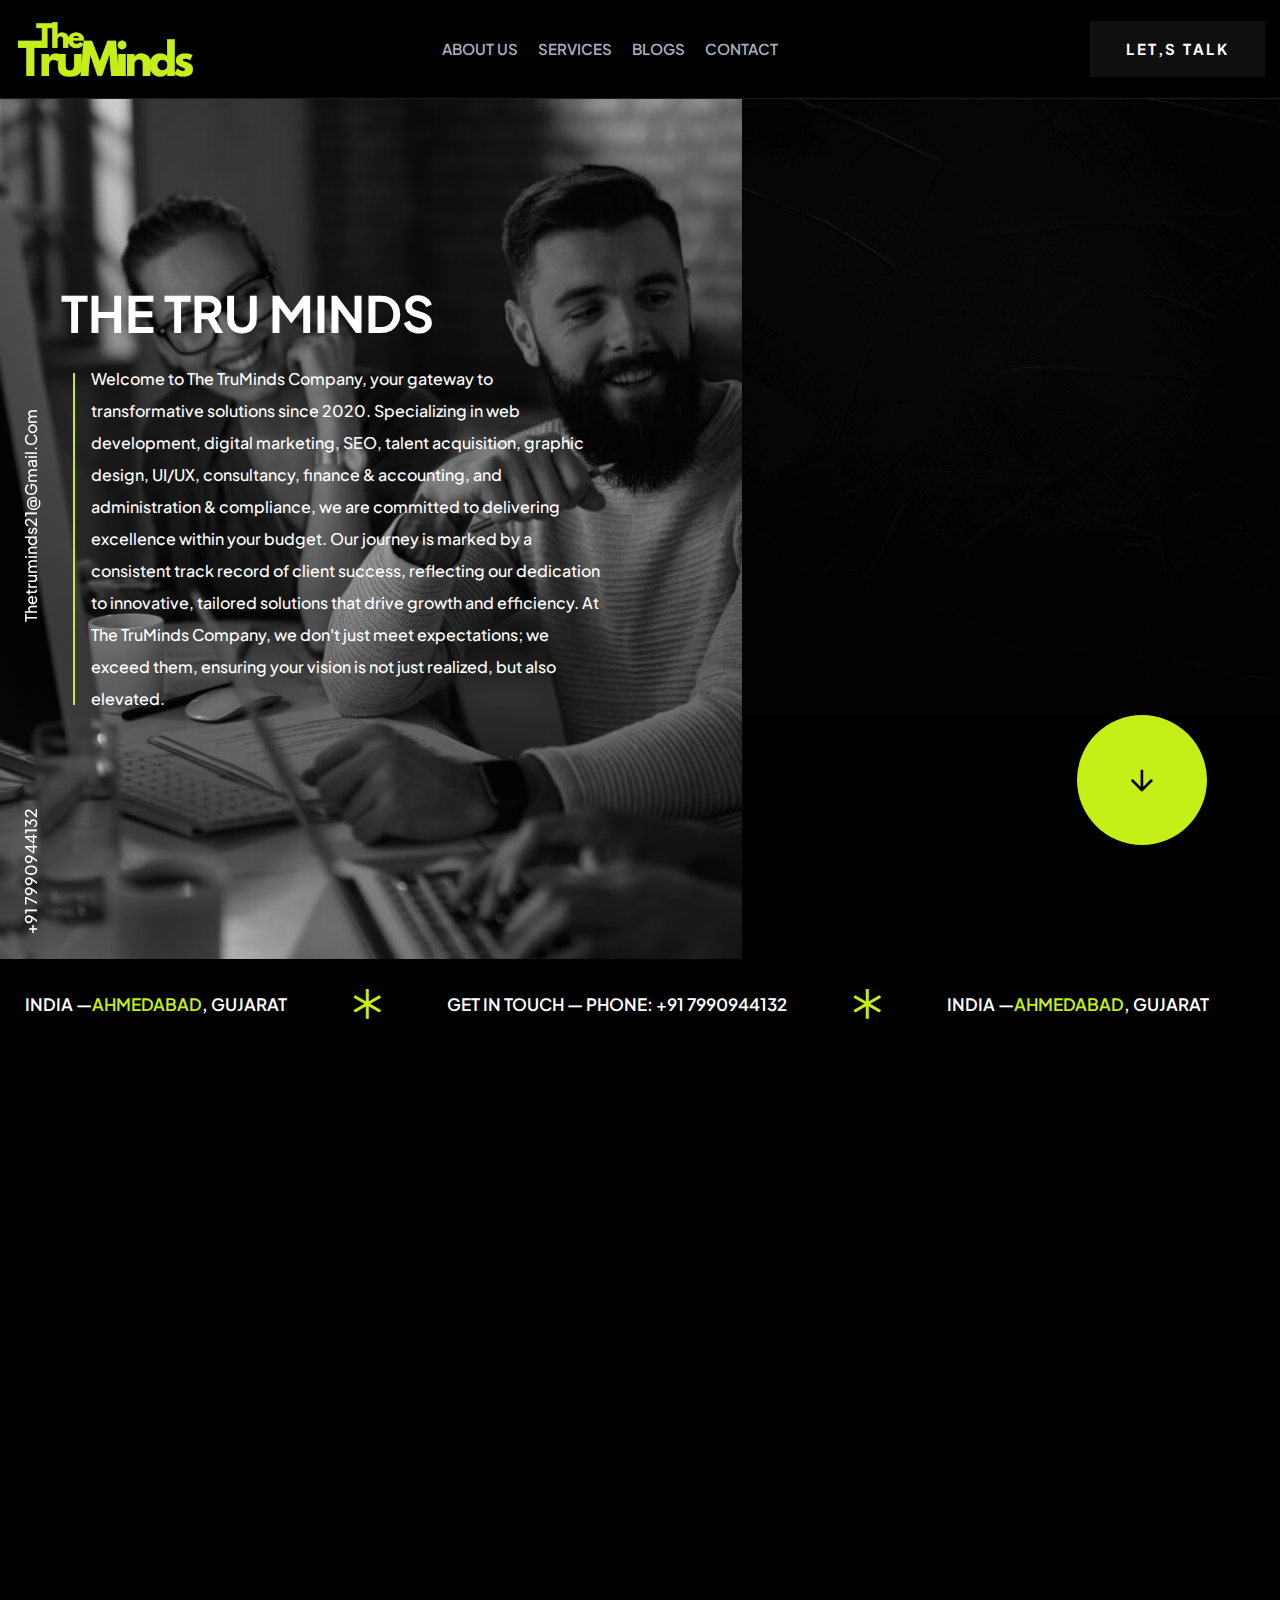
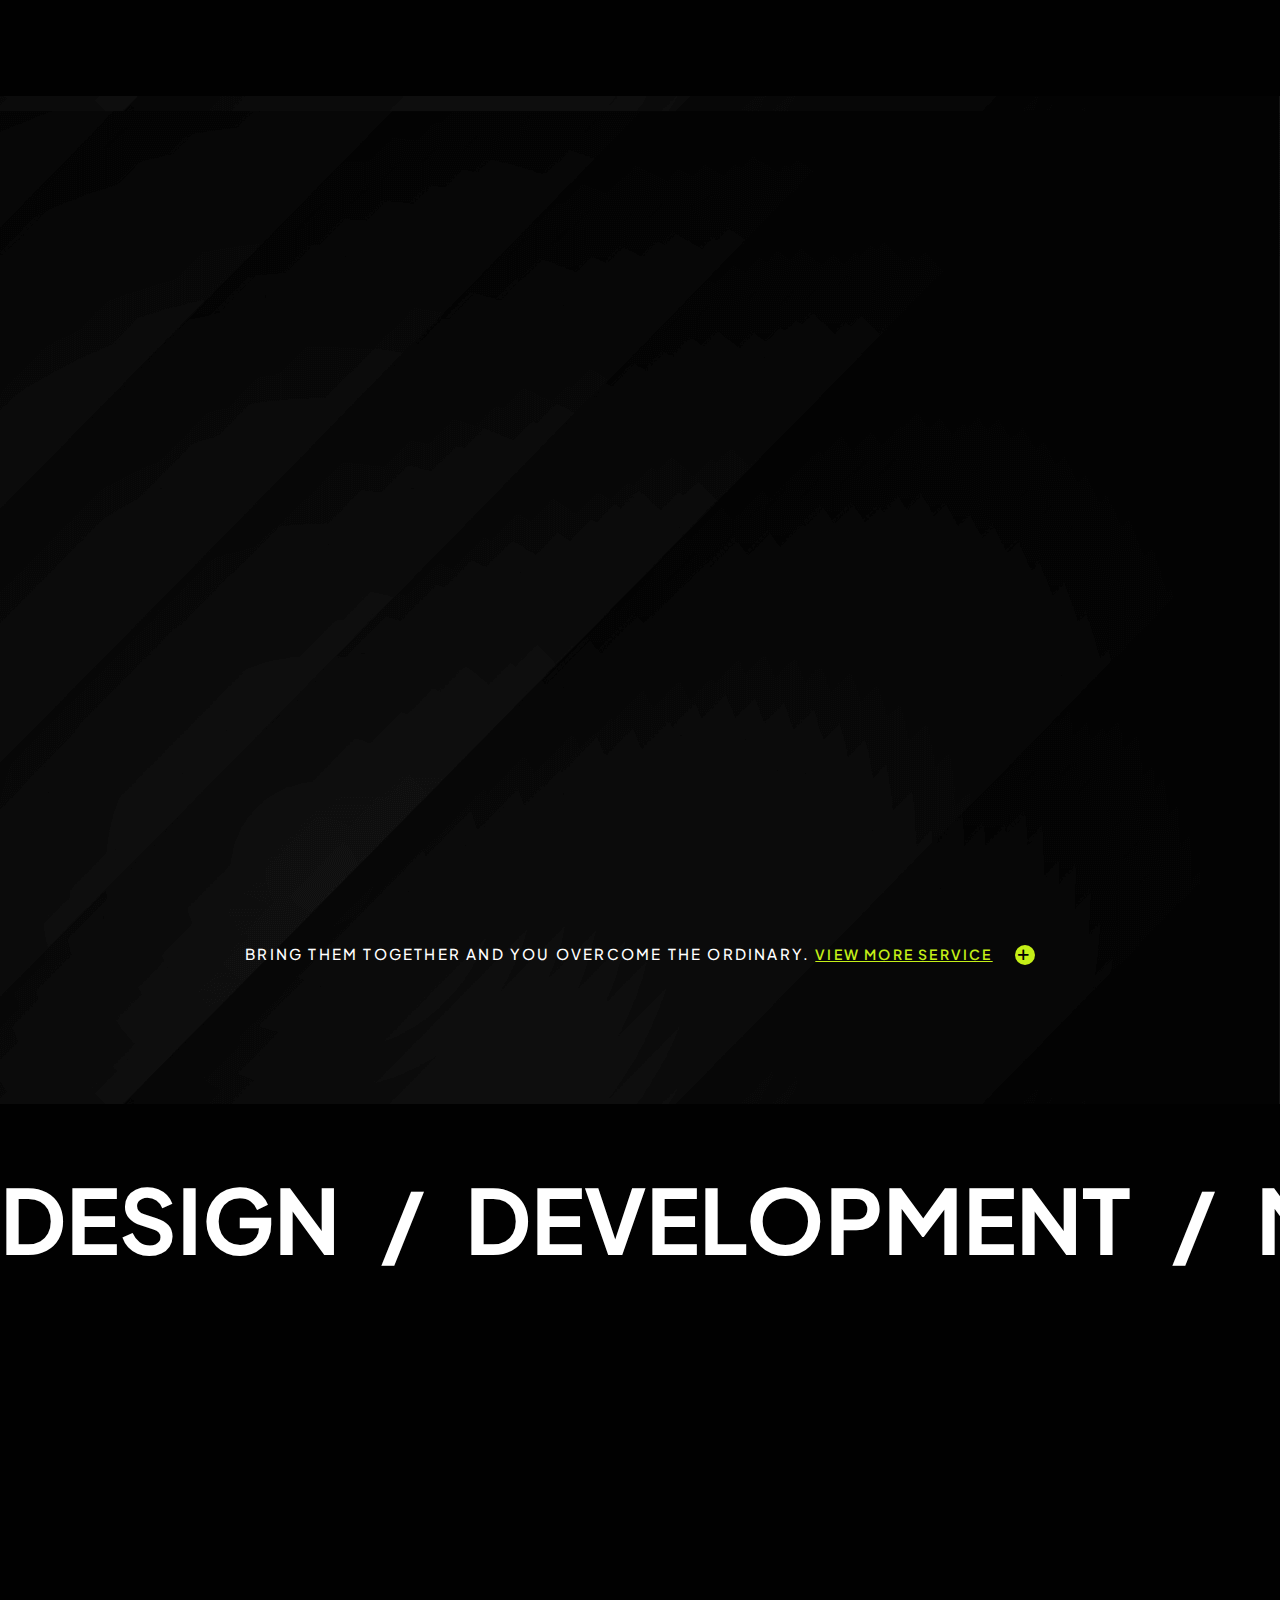
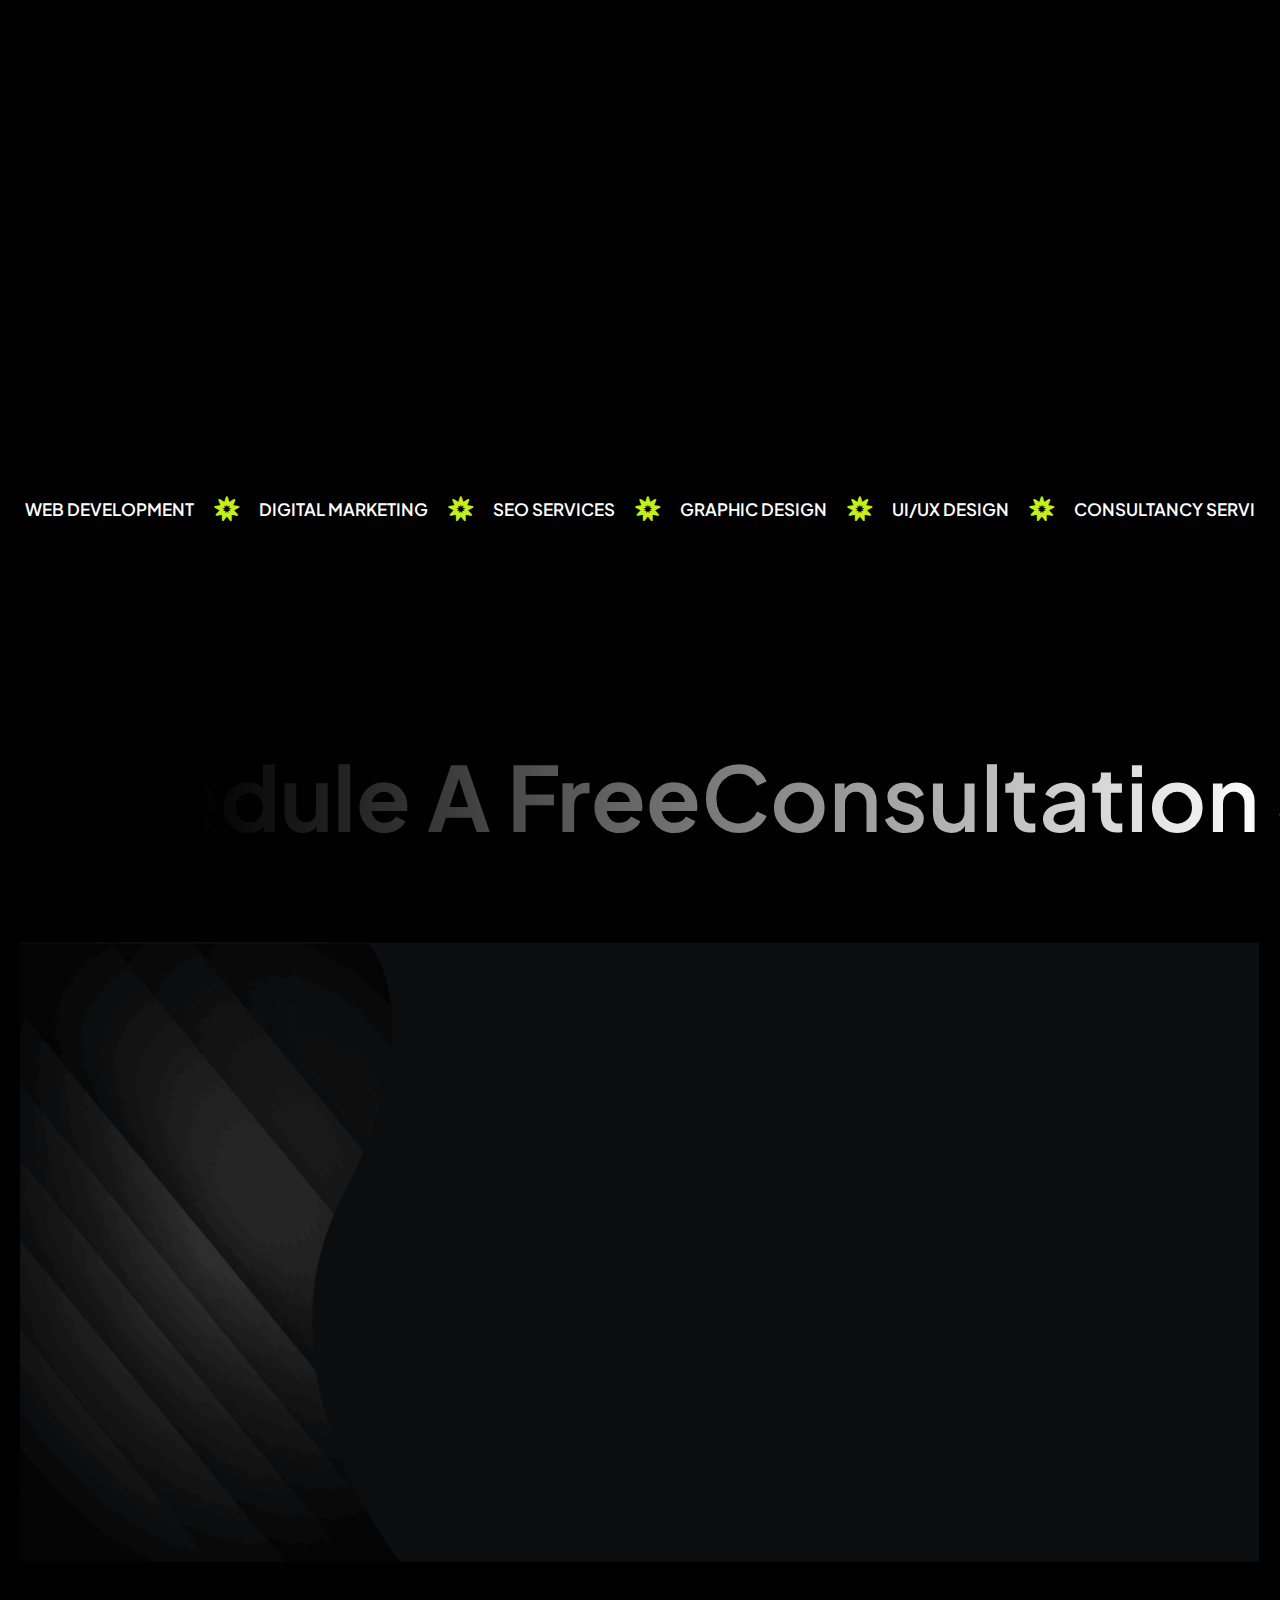
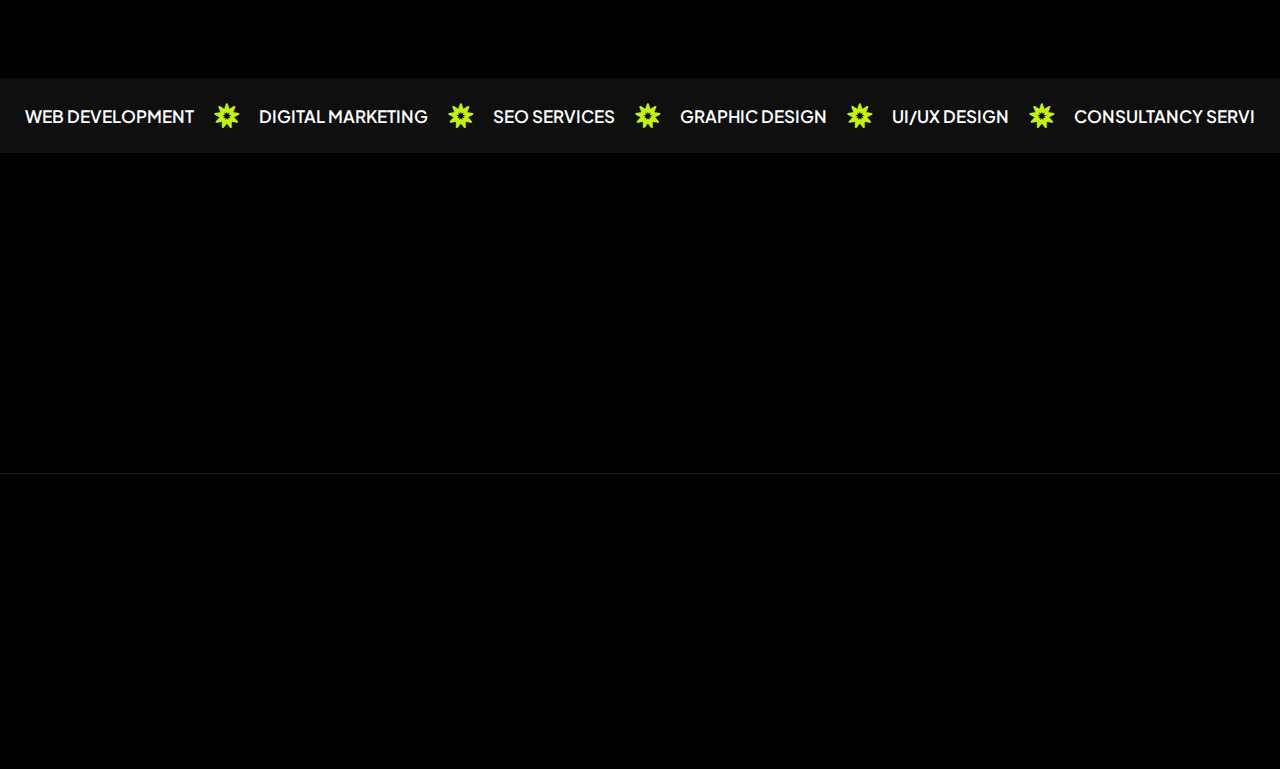
<file: index.html>
<!DOCTYPE html>
<html lang="zxx">

<!-- Mirrored from agincy.netlify.app/ by HTTrack Website Copier/3.x [XR&CO'2014], Sat, 06 Jan 2024 07:40:43 GMT -->
<!-- Added by HTTrack --><meta http-equiv="content-type" content="text/html;charset=UTF-8" /><!-- /Added by HTTrack -->
<head>
    <!-- Required meta tags -->
    <meta charset="utf-8">
    <meta name="description" content="We've been revolutionizing the way businesses succeed. Dive into our world of transformative solutions and experience the synergy of creativity and expertise. Let's redefine success together!">
    <meta http-equiv="X-UA-Compatible" content="IE=edge">
    <meta name="viewport" content="width=device-width, initial-scale=1, shrink-to-fit=no">

    <!-- Title -->
    <title>The Tru Minds || Home</title>
    <!-- Favicon Icon -->
    <link rel="shortcut icon" href="assets/images/logos/favicon.png" type="image/x-icon">
    <!-- Google Fonts -->
    <link href="https://fonts.googleapis.com/css2?family=Playfair+Display:ital,wght@1,400;1,700&amp;family=Plus+Jakarta+Sans:wght@400;500;600;700&amp;display=swap" rel="stylesheet">
    
    <!-- Google Tag Manager -->
    <script>(function(w,d,s,l,i){w[l]=w[l]||[];w[l].push({'gtm.start':
    new Date().getTime(),event:'gtm.js'});var f=d.getElementsByTagName(s)[0],
    j=d.createElement(s),dl=l!='dataLayer'?'&l='+l:'';j.async=true;j.src=
    'https://www.googletagmanager.com/gtm.js?id='+i+dl;f.parentNode.insertBefore(j,f);
    })(window,document,'script','dataLayer','GTM-KRBGH833');</script>
    <!-- End Google Tag Manager -->
    
    
    
    <!-- Flaticon -->
    <link rel="stylesheet" href="assets/css/flaticon.min.css">
    <!-- Font Awesome -->
    <link rel="stylesheet" href="assets/css/fontawesome-5.14.0.min.css">
    <!-- Bootstrap -->
    <link rel="stylesheet" href="assets/css/bootstrap.min.css">
    <!-- Magnific Popup -->
    <link rel="stylesheet" href="assets/css/magnific-popup.min.css">
    <!-- Nice Select -->
    <link rel="stylesheet" href="assets/css/nice-select.min.css">
    <!-- Animate -->
    <link rel="stylesheet" href="assets/css/animate.min.css">
    <!-- Slick -->
    <link rel="stylesheet" href="assets/css/slick.min.css">
    <!-- Main Style -->
    <link rel="stylesheet" href="assets/css/style.css">
    
</head>
<body class="home-one">
    <div class="page-wrapper">

        <!-- Preloader -->
        <div class="preloader"><div class="custom-loader"></div></div>

        <!-- main header -->
        <header class="main-header">
            <!--Header-Upper-->
            <div class="header-upper">
                <div class="container container-1695 clearfix">

                    <div class="header-inner rpy-10 rel d-flex align-items-center">
                        <div class="logo-outer">
                            <div class="logo desk-logo"><a href='index.html'><img  src="assets/images/logos/logo.png" alt="Logo" title="Logo"></a></div>
                        </div>

                        <div class="nav-outer ms-lg-auto clearfix">
                            <!-- Main Menu -->
                            <nav class="main-menu navbar-expand-lg">
                                <div class="navbar-header">
                                   <div class="mobile-logo">
                                       <a href='index.html'>
                                            <img src="assets/images/logos/logo.png" alt="Logo" title="Logo">
                                       </a>
                                   </div>
                                   
                                    <!-- Toggle Button -->
                                    <button type="button" class="navbar-toggle" data-bs-toggle="collapse" data-bs-target=".navbar-collapse">
                                        <span class="icon-bar"></span>
                                        <span class="icon-bar"></span>
                                        <span class="icon-bar"></span>
                                    </button>
                                </div>

                                <div class="navbar-collapse collapse clearfix">
                                    <ul class="navigation clearfix">
                                        <li><a href='about.html'>About Us </a></li>

                                        <!-- <li class="dropdown"><a href="index.html">Home</a> -->
                                            <!-- <ul>
                                                <li><a href='index2.html'>Home Two</a></li>
                                                <li><a href='index3.html'>Home Three</a></li>
                                            </ul> -->
                                        </li>
                                        <!-- <li class="dropdown"><a href="#">pages</a>
                                            <ul>
                                                <li><a href='about.html'>About Us</a></li>
                                                <li><a href='faqs.html'>faqs</a></li>
                                                <li class="dropdown"><a href="#">Products</a>
                                                    <ul>
                                                        <li><a href='shop.html'>our Products</a></li>
                                                        <li><a href='portfolio-details.html'>Product Details</a></li>
                                                    </ul>
                                                </li>
                                                <li><a href='team.html'>Team</a></li>
                                                <li class="dropdown"><a href="#">Team</a>
                                                    <ul>
                                                        <li><a href='team-details.html'>Team Details</a></li>
                                                    </ul>
                                                </li>
                                                <li><a href='404.html'>404 error</a></li>
                                            </ul>
                                        </li> -->
                                        <li><a href='services.html'>Services</a></li>
                                        <li><a href='blog.html'>blogs</a></li>
                                        <!-- <li class="dropdown"><a href="#">Services</a> -->
                                            <!-- <ul>
                                                <li><a href='services.html'>Our Services</a></li>
                                                <li><a href='service-details.html'>Service Details</a></li>
                                            </ul> -->
                                        </li>

                                        <!-- <li class="dropdown"><a href="#">Portfolio</a>
                                            <ul>
                                                <li><a href='portfolio.html'>Portfolio One</a></li>
                                                <li><a href='portfolio2.html'>Portfolio Two</a></li>
                                                <li><a href='portfolio3.html'>Portfolio Three</a></li>
                                                <li><a href='portfolio-details.html'>Portfolio Details</a></li>
                                            </ul>
                                        </li> -->

                                        <!-- <li><a href='/#testimonials'>Testimonials</a></li> -->

                                        <!-- <li class="dropdown"><a href="#">blog</a>

                                            <ul>
                                                <li><a href='blog.html'>blog v1</a></li>
                                                <li><a href='blog-v2.html'>blog v2</a></li>
                                                <li><a href='blog-details.html'>blog details</a></li>
                                            </ul>
                                        </li> -->
                                        <li><a href='contact.html'>Contact</a></li>
                                    </ul>
                                </div>

                            </nav>
                            <!-- Main Menu End-->
                        </div>
                        
                        <!-- Menu Button -->
                        <div class="menu-btns ms-lg-auto">
                            <!-- <button class="cart"><i class="far fa-shopping-cart"></i></button> -->
                            
                            <!-- menu sidbar -->
                            <div class="menu-sidebar">
                                <button><a class='theme-btn' href='contact.html'>let,s talk</a></button>
                            </div>
                            
                        </div>
                    </div>
                </div>
            </div>
            <!--End Header Upper-->
        </header>
       

        <!--Form Back Drop-->
        <div class="form-back-drop"></div>
        
        <!-- Hidden Sidebar -->
        <section class="hidden-bar">
            <div class="inner-box text-center">
                <div class="cross-icon"><span class="fa fa-times"></span></div>
                <div class="title">
                    <h4>Get Appointment</h4>
                </div>

                <!--Appointment Form-->
                <div class="appointment-form">
                    <form method="post" action="">
                        <div class="form-group">
                            <input type="text" name="firstName" value="" placeholder="First Name" required>
                        </div>
                        <div class="form-group">
                            <input type="text" name="Last Name" value="" placeholder="Last Name" required>
                        </div>
                        <div class="form-group">
                            <input type="email" name="email" value="" placeholder="Email Address" required>
                        </div>
                        <div class="form-group">
                            <input type="text" name="phone" value="" placeholder="Phone Number" required>
                        </div>
                        <div class="form-group">
                            <textarea placeholder="Message" rows="3"></textarea>
                        </div>
                        <div class="form-group">
                            <button type="submit" class="theme-btn style-two">Submit now</button>
                        </div>
                    </form>
                </div>

                <!--Social Icons-->
                <div class="social-style-one">
                    <a href="#"><img src="assets/images/logos/twitter.svg" alt="twitter"></a>
                    <a href="#"><i class="fab fa-facebook-f"></i></a>
                    <a href="https://www.instagram.com/kraglobalsolutions/"><i class="fab fa-instagram"></i></a>
                    <a href="https://www.linkedin.com/company/kra-global-solutions"><i class="fab fa-linkedin"></i></a>
                </div>
            </div>
        </section>
        <!--End Hidden Sidebar -->
       
        
        <!-- Hero Section Start -->

        <!-- <section class="hero-area py-100 rel z-1">
            <div class="container container-1530">
                <div class="row align-items-center">
                    <div class="col-lg-6 order-lg-2">
                        <div class="hero-content-part rmb-55">
                            <h1 class="wow fadeInUp delay-0-2s">KRA<i class="fas fa-star-of-life"></i></h1>
                            <div class="hero-sub-heading wow fadeInUp delay-0-4s">
                                <img src="assets/images/hero/sub-heading.svg" alt="Shape">
                                <span class="agency-text">Global Solutions</span>
                            </div>
                            <div class="text wow fadeInUp delay-0-6s">Welcome to our Print 128 website! We are a professional and reliable printing company that offers a wide range of printing services to meet your needs.</div>
                        </div>
                    </div>
                    <div class="col-lg-6">
                        <div class="hero-image-part">
                            <div class="hero-main-img wow fadeInRight delay-0-2s">
                                <img src="assets/images/hero/hero-main.jpg" alt="Hero">
                                <a href="https://www.youtube.com/watch?v=9Y7ma241N8k" class="mfp-iframe hero-video-play" tabindex="-1">
                                    <img src="assets/images/hero/play-text.svg" alt="Video Play">
                                </a>
                            </div>
                           
                            <div class="hero-small-img wow fadeInDown delay-0-6s">
                                <img src="assets/images/hero/hero-small.jpg" alt="Hero">
                            </div>
                        </div>
                    </div>
                </div>
            </div>
            <div class="hero-shape">
                <img src="assets/images/hero/hero-shape.png" alt="Shape">
            </div>
        </section> -->

        <section class="hero-area-two pt-110 rpt-50 pb-40 rel z-1">
            <div class="hero-image-two" style="background-image: url(assets/images/hero/hero-two.jpg);"></div>
            <div class="container">
                <div class="row justify-content-center">
                    <div class="col-lg-11">
                        <div class="hero-content-two">
                            <h1 class="wow fadeInUp true-minds-heading delay-0-2s">The Tru Minds</h1>
                            <!-- <span class="agency-text">True Minds</span> -->
                            <div class="hero-sub-heading wow fadeInUp delay-0-4s">
                                <div class="text">
                                    Welcome to The TruMinds Company, your gateway to transformative solutions since 2020. Specializing in web development, digital marketing, SEO, talent acquisition, graphic design, UI/UX, consultancy, finance & accounting, and administration & compliance, we are committed to delivering excellence within your budget. Our journey is marked by a consistent track record of client success, reflecting our dedication to innovative, tailored solutions that drive growth and efficiency. At The TruMinds Company, we don't just meet expectations; we exceed them, ensuring your vision is not just realized, but also elevated.

                                </div>
                            </div>
                            <div class="hero-scroll-down wow fadeInDown delay-0-6s">
                                <a href="#about"><i class="far fa-arrow-down"></i></a>
                            </div>
                        </div>
                    </div>
                </div>
            </div>
            <div class="hero-contact-info">
                <a class="number" href="callto:+91 7990944132">+91 7990944132</a>
                <a href="mailto:thetrueminds21@gmail.com">thetruminds21@gmail.com</a><br>
            </div>
            <div class="hero-shape-two">
                <img src="assets/images/hero/hero-shape-two.png" alt="Shape">
            </div>
        </section>

        <!-- Hero Section End -->
        
        
         <!-- Headline area start -->
        <div class=" headline-area bgc-black rel z-2 pt-30">
            <div class="container-fluid">
                <div class="headline-wrap">
                    <span class="marquee-wrap">
                       <span class="marquee-inner left">
                            <span class="marquee-item"><b>INDIA —<span>Ahmedabad</span>, Gujarat </b><i class="far fa-asterisk"></i></span>
                            <span class="marquee-item"><b>Get In Touch — phone: +91 7990944132 </b><i class="far fa-asterisk"></i></span>
                       </span>
                       <span class="marquee-inner left">
                        <span class="marquee-item"><b>INDIA —<span>Ahmedabad</span>, Gujarat </b><i class="far fa-asterisk"></i></span>
                        <span class="marquee-item"><b>Get In Touch — phone: +91 7990944132 </b><i class="far fa-asterisk"></i></span>
                       </span>
                       <span class="marquee-inner left">
                        <span class="marquee-item"><b>INDIA —<span>Ahmedabad</span>, Gujarat </b><i class="far fa-asterisk"></i></span>
                        <span class="marquee-item"><b>Get In Touch — phone: +91 7990944132 </b><i class="far fa-asterisk"></i></span>
                       </span>
                    </span>
                 </div>
            </div>
        </div>
        <!-- Headline Area end -->
        
        
        <!-- About Area start -->
        <section id="about" class="about-area bgc-black py-145 rpy-100 rel z-1">
            <div class="container">
                <div class="row align-items-center">
                    <div class="col-lg-12">
                        <div class="about-content hover-box-wrap rmb-55 wow fadeInRight delay-0-2s">
                            <div class="section-title">
                                <span class="sub-title mb-15 welcome-to-text">Welcome to </span>
                                <h2>
                                    TruMinds Company – Where Innovation Meets Excellence! Since 2020, we've been revolutionizing the way businesses succeed. Dive into our world of transformative solutions and experience the synergy of creativity and expertise. Let's redefine success together!

                                </h2>
                            </div>
                        </div>
                    </div>
                    <!-- <div class="col-lg-6">
                        <div class="our-clients wow fadeInLeft delay-0-2s">
                            <a href='contact.html'><img src="assets/images/client-logos/client-logo1.png" alt="Client Logo"></a>
                            <a href='contact.html'><img src="assets/images/client-logos/client-logo2.png" alt="Client Logo"></a>
                            <a href='contact.html'><img src="assets/images/client-logos/client-logo3.png" alt="Client Logo"></a>
                            <a href='contact.html'><img src="assets/images/client-logos/client-logo4.png" alt="Client Logo"></a>
                            <a href='contact.html'><img src="assets/images/client-logos/client-logo5.png" alt="Client Logo"></a>
                            <a href='contact.html'><img src="assets/images/client-logos/client-logo6.png" alt="Client Logo"></a>
                        </div>
                    </div> -->
                </div>
            </div>
        </section>
        <!-- About Area end -->
           
           
        <!-- Video Section Start -->
        <!-- <section class="video-area rel z-1">
            <div class="container">
                <div class="video-top text-center pt-30 mb-30">
                    <h5><a href='contact.html'>Contact us</a> or send an <span>email to</span> info@Mehedii.com</h5>
                </div>
            </div>
            <div class="container container-1695">
                <div class="video-inner pt-110 rpt-60 text-center" style="background-image: url(assets/images/video/video-bg.jpg);">
                    <span class="play-intro wow fadeInUp delay-0-2s"><span>Play</span> intro</span>
                    <div class="row rpt-15 align-items-center">
                        <div class="col-xl-2 offset-xl-5 col-4 offset-4 wow zoomIn delay-0-2s">
                            <a href="https://www.youtube.com/watch?v=9Y7ma241N8k" class="mfp-iframe hero-video-play" tabindex="-1">
                                <img src="assets/images/hero/play-text.svg" alt="Video Play">
                            </a>
                        </div>
                        <div class="col-xl-5 col-4 text-start wow fadeInRight delay-0-2s">
                            <span class="video-text">Video</span>
                        </div>
                    </div>
                    <div class="shape-image d-flex mt-60 rmt-40">
                        <img src="assets/images/shapes/wave-shape.png" alt="Wave">
                    </div>
                </div>
            </div>
        </section> -->
        <!-- Video Section End -->
           
           
        <!-- Services Area start -->

        <!-- <section class="services-area pt-135 rpt-100 rel z-1">
            <div class="container">
                <div class="row pb-60 align-items-center justify-content-between">
                    <div class="col-xl-6 col-lg-8 wow fadeInLeft delay-0-2s">
                        <div class="section-title mb-20 rmb-35">
                            <span class="sub-title mb-15">Trusted web design Service</span>
                            <h2>modern & intuitive web <span>solutions</span></h2>
                        </div>
                    </div>
                    <div class="col-lg-4 text-lg-end wow fadeInRight delay-0-2s">
                        <a class='theme-btn' href='services.html'>View all service</a>
                    </div>
                </div>
                 <div class="row gap-40">
                    <div class="col-lg-4 col-md-6">
                        <div class="service-item wow fadeInUp delay-0-2s">
                            <div class="content">
                                <h5><a >WEBSITE DESIGN</a></h5>
                                <p>Be advised that image .</p>
                            </div>
                            <a class='details-btn'><i class="fal fa-long-arrow-right"></i></a>
                        </div>
                    </div>
                    <div class="col-lg-4 col-md-6">
                        <div class="service-item wow fadeInUp delay-0-4s">
                            <div class="content">
                                <h5><a >UI/UX DESIGN</a></h5>
                                <p>Be advised that image .</p>
                            </div>
                            <a class='details-btn'><i class="fal fa-long-arrow-right"></i></a>
                        </div>
                    </div>
                    <div class="col-lg-4 col-md-6">
                        <div class="service-item wow fadeInUp delay-0-6s">
                            <div class="content">
                                <h5><a>GRAPHICS DESIGN</a></h5>
                                <p>Be advised that image .</p>
                            </div>
                            <a class='details-btn'><i class="fal fa-long-arrow-right"></i></a>
                        </div>
                    </div>
                    <div class="col-lg-4 col-md-6">
                        <div class="service-item wow fadeInUp delay-0-2s">
                            <div class="content">
                                <h5><a>MOBILE APP DESIGN</a></h5>
                                <p>Be advised that image .</p>
                            </div>
                            <a class='details-btn'><i class="fal fa-long-arrow-right"></i></a>
                        </div>
                    </div>
                    <div class="col-lg-4 col-md-6">
                        <div class="service-item wow fadeInUp delay-0-4s">
                            <div class="content">
                                <h5><a>DIGITAL MARKETING</a></h5>
                                <p>Be advised that image .</p>
                            </div>
                            <a class='details-btn'><i class="fal fa-long-arrow-right"></i></a>
                        </div>
                    </div>
                    <div class="col-lg-4 col-md-6">
                        <div class="service-item wow fadeInUp delay-0-6s">
                            <div class="content">
                                <h5><a >UI/UX DEVELOPMENT</a></h5>
                                <p>Be advised that image .</p>
                            </div>
                            <a class='details-btn'><i class="fal fa-long-arrow-right"></i></a>
                        </div>
                    </div>
                </div>
            </div>
        </section> -->

        <section class="services-area-three py-130 rpy-100 rel z-1" style="background-image: url(assets/images/services/service-bg.png);">
            <div class="container">
                <div class="row pb-30 align-items-center justify-content-between">
                    <div class="col-xl-6 col-lg-8 wow fadeInLeft delay-0-2s">
                        <div class="section-title mb-20 rmb-35">
                            <span class="sub-title mb-15">TheTrueMinds Ecosystem
                            </span>
                            <h2>Orchestrating Digital Brilliance. Your <span>Holistic </span>Partner </h2>
                        </div>
                    </div>
                    <div class="col-xl-5 col-lg-6 wow fadeInRight delay-0-2s">
                        <div class="text mb-20">
                            To elevate businesses with unparalleled digital
                            solutions. At The True Minds, we blend cutting-edge
                            technology, strategic expertise, and a passion
                            for innovation to turn your digital aspirations
                            into triumphant realities.
                        </div>
                    </div>
                </div>
            </div>
            <div class="container container-1450">
                 <div class="row">
                    <div class="col-xl-3 col-lg-4 col-sm-6">
                        <div class="service-style-three wow fadeInUp delay-0-4s">
                            <div class="image">
                                <img src="assets/images/services/service3.jpg" alt="Service">
                            </div>
                            <a class='details-btn'><i class="fal fa-long-arrow-right"></i></a>
                            <div class="hover-content">
                                <div class="icon"><img src="assets/images/icons/promotion.png" alt="Icon"></div>
                                <h6>WEB DEVELOPMENT</h6>
                            </div>
                            <div class="content">
                                <h6>WEB DEVELOPMENT</h6>
                                <p>Transforming ideas into stunning, high-performance websites.</p>
                            </div>
                        </div>
                    </div>
                    <div class="col-xl-3 col-lg-4 col-sm-6">
                        <div class="service-style-three wow fadeInUp delay-0-3s">
                            <div class="image">
                                <img src="assets/images/services/service2.jpg" alt="Service">
                            </div>
                            <a class='details-btn'><i class="fal fa-long-arrow-right"></i></a>
                            <div class="hover-content">
                                <div class="icon"><img src="assets/images/icons/test.png" alt="Icon"></div>
                                <h6>DIGITAL MARKETING</h6>
                            </div>
                            <div class="content">
                                <h6>DIGITAL MARKETING</h6>
                                <p> Elevating your brand with strategic, results-driven marketing campaigns.</p>
                            </div>
                        </div>
                    </div>
                    <div class="col-xl-3 col-lg-4 col-sm-6">
                        <div class="service-style-three wow fadeInUp delay-0-2s">
                            <div class="image">
                                <img src="assets/images/services/service1.jpg" alt="Service">
                            </div>
                            <a class='details-btn'><i class="fal fa-long-arrow-right"></i></a>
                            <div class="hover-content">
                                <div class="icon"><img src="assets/images/icons/development-2.png" alt="Icon"></div>
                                <h6>SEO SERVICES</h6>
                            </div>
                            <div class="content">
                                <h6>SEO SERVICES</a></h6>
                                <p>Boosting your online presence with top-tier search engine rankings.</p>
                            </div>
                        </div>
                    </div>                    
                    <div class="col-xl-3 col-lg-4 col-sm-6">
                        <div class="service-style-three wow fadeInUp delay-0-5s">
                            <div class="image">
                                <img src="assets/images/services/service4.jpg" alt="Service">
                            </div>
                            <a class='details-btn'><i class="fal fa-long-arrow-right"></i></a>
                            <div class="hover-content">
                                <div class="icon"><img src="assets/images/icons/test.png" alt="Icon"></div>
                                <h6>Graphic Design</h6>
                            </div>
                            <div class="content">
                                <h6>Graphic Design</h6>
                                <p> Crafting visually captivating designs that tell your brand’s story.</p>
                            </div>
                        </div>
                    </div>
                </div>
                <h6 class="more-btn-with-text mt-20">
                    Bring them together and you overcome the ordinary. <a class='read-more' href='services.html'>View More SErvice <i class="fal fa-plus"></i></a>
                </h6>
            </div>
        </section>

        <!-- Services Area end -->
           
           
        <!-- Headline area start -->
        <div class="headline-area-big pt-70 rpt-20">
            <div class="headline-wrap">
                <span class="marquee-heading-two">
                   <span class="marquee-inner left">
                        <span class="marquee-item"><a href="#">design</a>  <span>/</span>  <a href="#">development</a>  <span>/</span>  <a href="#">marketng</a> <span>/</span></span>
                        <span class="marquee-item"><a href="#">design</a>  <span>/</span>  <a href="#">development</a>  <span>/</span>  <a href="#">marketng</a> <span>/</span></span>
                        <span class="marquee-item"><a href="#">design</a>  <span>/</span>  <a href="#">development</a>  <span>/</span>  <a href="#">marketng</a> <span>/</span></span>
                   </span>
                </span>
             </div>
        </div>
        <!-- Headline Area end -->
          
          
        <!-- About Agency Area start -->
        <section class="about-agency-area pt-135 rpt-100 rel z-1">
            <div class="container">
                <div class="row pb-80 align-items-center">
                    <div class="col-lg-6 wow fadeInRight delay-0-2s">
                        <div class="about-agency-image rmb-55">
                            <img src="assets/images/about/about-left.png" alt="About Agency">
                        </div>
                    </div>
                    <div class="col-lg-6 wow fadeInLeft delay-0-2s">
                        <div class="about-agency-content">
                            <div class="section-title mb-30">
                                <span class="sub-title mb-15">Trusted company</span>
                                <h2>Why Choose </br>The <span>TruMinds</span></h2>
                            </div>
                            <p>
                                Innovative Solutions: We blend
                                cutting-edge technology with
                                strategic expertise to provide
                                innovative solutions tailored to
                                your unique needs.
                            </p>
                            <h5>
                                We are not just vendors; we are
                                your partners in success. Your
                                digital goals become ours, and
                                we work collaboratively to
                                achieve them.
                            </h5>
                            <div class="skillbar" data-percent="100">
                                <span class="skillbar-title">Success rate</span>
                                <div class="progress-bar-striped skillbar-bar progress-bar-animated" role="progressbar" aria-valuenow="100" aria-valuemin="0" aria-valuemax="100">
                                <span class="skill-bar-percent"></span></div>
                            </div>
                            <div class="row justify-content-between pt-5">
                                <div class="col-sm-6">
                                    <div class="service-stye-two">
                                        <div class="icon">
                                            <img src="assets/images/icons/light.png" alt="Icon">
                                        </div>
                                        <h6>Leader of creativity</h6>
                                    </div>
                                </div>
                                <div class="col-sm-6">
                                    <div class="service-stye-two">
                                        <div class="icon">
                                            <img src="assets/images/icons/development.png" alt="Icon">
                                        </div>
                                        <h6>Highest quality development</h6>
                                    </div>
                                </div>
                            </div>
                        </div>
                    </div>
                </div>
            </div>
        </section>
        <!-- About Agency Area end -->
          
          
         <!-- Headline area start -->
        <div class="headline-area pt-65 rpt-15">
            <div class="container-fluid">
                <div class="headline-wrap style-two">
                    <span class="marquee-wrap">
                       <span class="marquee-inner left">
                            <span class="marquee-item"><b>web development</b><i class="fas fa-bahai"></i></span>
                            <span class="marquee-item"><b>digital marketing</b><i class="fas fa-bahai"></i></span>
                            <span class="marquee-item"><b>seo services</b><i class="fas fa-bahai"></i></span>
                            <span class="marquee-item"><b>graphic design</b><i class="fas fa-bahai"></i></span>
                            <span class="marquee-item"><b>ui/ux design</b><i class="fas fa-bahai"></i></span>
                            <span class="marquee-item"><b>consultancy services</b><i class="fas fa-bahai"></i></span>
                            <span class="marquee-item"><b>finance & accounting</b><i class="fas fa-bahai"></i></span>
                            <span class="marquee-item"><b>administration & compliance</b><i class="fas fa-bahai"></i></span>
                            <span class="marquee-item"><b>talent acquisition</b><i class="fas fa-bahai"></i></span>
                       </span>
                       <span class="marquee-inner left">
                            <span class="marquee-item"><b>web development</b><i class="fas fa-bahai"></i></span>
                            <span class="marquee-item"><b>digital marketing</b><i class="fas fa-bahai"></i></span>
                            <span class="marquee-item"><b>seo services</b><i class="fas fa-bahai"></i></span>
                            <span class="marquee-item"><b>graphic design</b><i class="fas fa-bahai"></i></span>
                            <span class="marquee-item"><b>ui/ux design</b><i class="fas fa-bahai"></i></span>
                            <span class="marquee-item"><b>consultancy services</b><i class="fas fa-bahai"></i></span>
                            <span class="marquee-item"><b>finance & accounting</b><i class="fas fa-bahai"></i></span>
                            <span class="marquee-item"><b>administration & compliance</b><i class="fas fa-bahai"></i></span>
                            <span class="marquee-item"><b>talent acquisition</b><i class="fas fa-bahai"></i></span>
                       </span>
        
                 </div>
            </div>
        </div>
        <!-- Headline Area end -->
        
        
        <!-- Portfolio Area start -->

        <!-- <section class="portfolio-area pt-140 rpt-100 rel z-1">
            <div class="section-title text-center mb-70 wow fadeInUp delay-0-2s">
                <span class="sub-title mb-15">work portfolio for company</span>
                <h2> Recent Work <span>Portfolio</span></h2>
            </div>
            <div class="row portfolio-masonry-active style-one">
                <div class="col-xl-3 col-sm-6">
                    <div class="portfolio-item wow fadeInUp delay-0-2s">
                        <div class="portfolio-image">
                            <img src="assets/images/portfolio/portfolio1.jpg" alt="Portfolio">
                        </div>
                        <a class='hover-box' href='portfolio-details.html'>
                            <span>View Project</span>
                            <i class="fal fa-long-arrow-down"></i>
                        </a>
                        <div class="portfolio-content">
                            <h6><a href='portfolio-details.html'>Digital Marketing</a></h6>
                            <a class='tag-category' href='blog.html'>Art , Direction</a>
                        </div>
                    </div>
                </div>
                <div class="col-xl-3 col-sm-6 order-xl-2">
                    <div class="portfolio-item wow fadeInUp delay-0-6s">
                        <div class="portfolio-image">
                            <img src="assets/images/portfolio/portfolio3.jpg" alt="Portfolio">
                        </div>
                        <a class='hover-box' href='portfolio-details.html'>
                            <span>View Project</span>
                            <i class="fal fa-long-arrow-down"></i>
                        </a>
                        <div class="portfolio-content">
                            <h6><a href='portfolio-details.html'>Digital Marketing</a></h6>
                            <a class='tag-category' href='blog.html'>Art , Direction</a>
                        </div>
                    </div>
                </div>
                <div class="col-xl-6 col-lg-8">
                    <div class="portfolio-item wow fadeInUp delay-0-4s">
                        <div class="portfolio-image">
                            <img src="assets/images/portfolio/portfolio2.jpg" alt="Portfolio">
                        </div>
                        <a class='hover-box' href='portfolio-details.html'>
                            <span>View Project</span>
                            <i class="fal fa-long-arrow-down"></i>
                        </a>
                        <div class="portfolio-content">
                            <h6><a href='portfolio-details.html'>Digital Marketing</a></h6>
                            <a class='tag-category' href='blog.html'>Art , Direction</a>
                        </div>
                    </div>
                    <div class="portfolio-item wow fadeInUp delay-0-2s">
                        <div class="portfolio-image">
                            <img src="assets/images/portfolio/portfolio4.jpg" alt="Portfolio">
                        </div>
                        <a class='hover-box' href='portfolio-details.html'>
                            <span>View Project</span>
                            <i class="fal fa-long-arrow-down"></i>
                        </a>
                        <div class="portfolio-content">
                            <h6><a href='portfolio-details.html'>Digital Marketing</a></h6>
                            <a class='tag-category' href='blog.html'>Art , Direction</a>
                        </div>
                    </div>
                </div>
            </div>
        </section> -->

        <!-- Portfolio Area end -->
        
        
        <!-- Awward Area start -->

        <!-- <section class="awwards-area pt-110 rpt-70">
            <div class="container">
                <div class="row align-items-center">
                    <div class="col-xl-6 col-lg-8">
                        <div class="section-title mb-70 wow fadeInUp delay-0-2s">
                            <span class="sub-title mb-15">our honurable awwards</span>
                            <h2>Checkout our <span>awards</span> & achievements</h2>
                        </div>
                    </div>
                </div>
                <div class="awwards-wrap">
                    <div class="awward-item wow fadeInUp delay-0-2s">
                        <div class="year-website">
                            <span class="year">2012</span>
                            <div class="text">This Awwards provide from govt.bd</div>
                        </div>
                        <div class="icon">
                            <img src="assets/images/icons/awward1.svg" alt="Awward">
                        </div>
                        <div class="content">
                            <h5>Awwwards animation quality</h5>
                            <span class="number">02</span>
                        </div>
                        <div class="award-btn">
                            <a class='details-btn' href='service-details.html'><i class="fal fa-long-arrow-right"></i></a>
                        </div>
                    </div>
                    <div class="awward-item wow fadeInUp delay-0-3s">
                        <div class="year-website">
                            <span class="year">2012</span>
                            <div class="text">This Awwards provide from govt.bd</div>
                        </div>
                        <div class="icon">
                            <img src="assets/images/icons/awward2.svg" alt="Awward">
                        </div>
                        <div class="content">
                            <h5>Site of the day</h5>
                            <span class="number">02</span>
                        </div>
                        <div class="award-btn">
                            <a class='details-btn' href='service-details.html'><i class="fal fa-long-arrow-right"></i></a>
                        </div>
                    </div>
                    <div class="awward-item wow fadeInUp delay-0-4s">
                        <div class="year-website">
                            <span class="year">2012</span>
                            <div class="text">This Awwards provide from govt.bd</div>
                        </div>
                        <div class="icon">
                            <img src="assets/images/icons/awward3.svg" alt="Awward">
                        </div>
                        <div class="content">
                            <h5>Creative product design</h5>
                            <span class="number">02</span>
                        </div>
                        <div class="award-btn">
                            <a class='details-btn' href='service-details.html'><i class="fal fa-long-arrow-right"></i></a>
                        </div>
                    </div>
                    <div class="awward-item wow fadeInUp delay-0-5s">
                        <div class="year-website">
                            <span class="year">2012</span>
                            <div class="text">This Awwards provide from govt.bd</div>
                        </div>
                        <div class="icon">
                            <img src="assets/images/icons/awward4.svg" alt="Awward">
                        </div>
                        <div class="content">
                            <h5>Awwwards animation quality</h5>
                            <span class="number">02</span>
                        </div>
                        <div class="award-btn">
                            <a class='details-btn' href='service-details.html'><i class="fal fa-long-arrow-right"></i></a>
                        </div>
                    </div>
                </div>
            </div>
        </section> -->

        <!-- Awward Area end -->
         
         
        <!-- Headline area start -->
        <div class="headline-area-big pt-130 rpt-50">
            <div class="headline-wrap">
                <span class="marquee-heading-three">
                   <span class="marquee-inner left">
                        <span class="marquee-item">Schedule a Free <b>Consultation</b> &nbsp;
                        <span class="marquee-item"> Schedule a Free <b>Consultation</b>
                   </span>
                </span>
             </div>
        </div>
        <!-- Headline Area end -->
          
          
        <!-- Team Area start -->
        <!-- <section class="team-area overflow-hidden pt-140 rpt-50 pb-120 rpb-70 rel z-1">
            <div class="container">
                <div class="row justify-content-center">
                    <div class="col-xl-7 col-lg-9">
                        <div class="section-title text-center mb-70 wow fadeInUp delay-0-2s">
                            <span class="sub-title mb-15">team member of company</span>
                            <h2>Extra ordinary <span>creation</span> Team behind</h2>
                        </div>
                    </div>
                </div>
            </div>
            <div class="container container-1450">
                <div class="row justify-content-center">
                    <div class="col-xl-3 col-lg-4 col-sm-6">
                        <div class="team-member wow fadeInUp delay-0-2s">
                            <div class="image">
                                <img src="assets/images/team/team1.jpg" alt="Team">
                            </div>
                            <div class="content">
                                <span class="designation">creative director</span>
                                <h6>Ronald Richards</h6>
                                <div class="social-style-two">
                                    <a href="#"><i class="fab fa-twitter"></i></a>
                                    <a href="#"><i class="fab fa-facebook-f"></i></a>
                                    <a href="#"><i class="fab fa-instagram"></i></a>
                                    <a href="#"><i class="fab fa-pinterest-p"></i></a>
                                </div>
                            </div>
                        </div>
                    </div>
                    <div class="col-xl-3 col-lg-4 col-sm-6">
                        <div class="team-member mt-45 wow fadeInUp delay-0-3s">
                            <div class="image">
                                <img src="assets/images/team/team2.jpg" alt="Team">
                            </div>
                            <div class="content">
                                <span class="designation">creative director</span>
                                <h6>ESTHER HOWAR</h6>
                                <div class="social-style-two">
                                    <a href="#"><i class="fab fa-twitter"></i></a>
                                    <a href="#"><i class="fab fa-facebook-f"></i></a>
                                    <a href="#"><i class="fab fa-instagram"></i></a>
                                    <a href="#"><i class="fab fa-pinterest-p"></i></a>
                                </div>
                            </div>
                        </div>
                    </div>
                    <div class="col-xl-3 col-lg-4 col-sm-6">
                        <div class="team-member wow fadeInUp delay-0-4s">
                            <div class="image">
                                <img src="assets/images/team/team3.jpg" alt="Team">
                            </div>
                            <div class="content">
                                <span class="designation">creative director</span>
                                <h6>Jenny Wilson</h6>
                                <div class="social-style-two">
                                    <a href="#"><i class="fab fa-twitter"></i></a>
                                    <a href="#"><i class="fab fa-facebook-f"></i></a>
                                    <a href="#"><i class="fab fa-instagram"></i></a>
                                    <a href="#"><i class="fab fa-pinterest-p"></i></a>
                                </div>
                            </div>
                        </div>
                    </div>
                    <div class="col-xl-3 col-lg-4 col-sm-6">
                        <div class="team-member mt-45 wow fadeInUp delay-0-5s">
                            <div class="image">
                                <img src="assets/images/team/team4.jpg" alt="Team">
                            </div>
                            <div class="content">
                                <span class="designation">creative director</span>
                                <h6>Bessie Cooper</h6>
                                <div class="social-style-two">
                                    <a href="#"><i class="fab fa-twitter"></i></a>
                                    <a href="#"><i class="fab fa-facebook-f"></i></a>
                                    <a href="#"><i class="fab fa-instagram"></i></a>
                                    <a href="#"><i class="fab fa-pinterest-p"></i></a>
                                </div>
                            </div>
                        </div>
                    </div>
                </div>
            </div>
            <div class="team-shapes">
                <div class="shape one">
                    <img src="assets/images/shapes/circle.png" alt="Circle">
                </div>
                <div class="shape two">
                    <img src="assets/images/shapes/box.png" alt="Box">
                </div>
            </div>
        </section> -->
        <!-- Team Area end -->
          
          
        <!-- Testimonials Area start -->
        <section id ="testimonials" class="testimonials-two-area pb-115 rpb-80 rel z-1">
            <div class="container">
                <div class="testimonials-two-inner" style="background-image: url(assets/images/testimonials/testimonials-bg.png);">
                    <div class="row align-items-center justify-content-between">
                        <div class="col-lg-3 wow fadeInRight delay-0-2s">
                            <div class="testimonials-image rmb-55">
                                <img src="assets/images/testimonials/testimonials-two-left.png" alt="Testimonials">
                            </div>
                        </div>
                        <div class="col-xl-8 col-lg-9 wow fadeInLeft delay-0-2s">
                            <div class="testimonials-two-active">
                                <div class="testimonial-item">
                                   <div class="testimonial-header">
                                        <h6>Quality Services</h6>
                                        <div class="ratting">
                                            <i class="fas fa-star"></i>
                                            <i class="fas fa-star"></i>
                                            <i class="fas fa-star"></i>
                                            <i class="fas fa-star"></i>
                                            <i class="fas fa-star"></i>
                                        </div>
                                   </div>
                                    <div class="author-speech">
                                        <p>What impressed us most was their collaborative approach. TheTrueMinds doesn't just work for you; they work with you. Their partnership mentality makes the entire process smooth, transparent, and ultimately successful.</p>
                                    </div>
                                    <div class="testimonial-author">
                                        <div class="author-image">
                                            <i class="fal fa-comments"></i>
                                        </div>
                                        <div class="author-info">
                                            <h6>Leslie Alexander</h6>
                                            <span class="designation">CEO</span>
                                        </div>
                                    </div>
                                </div>
                                <div class="testimonial-item">
                                   <div class="testimonial-header">
                                        <h6>Quality Services</h6>
                                        <div class="ratting">
                                            <i class="fas fa-star"></i>
                                            <i class="fas fa-star"></i>
                                            <i class="fas fa-star"></i>
                                            <i class="fas fa-star"></i>
                                            <i class="fas fa-star"></i>
                                        </div>
                                   </div>
                                    <div class="author-speech">
                                        <p>Our collaboration with TheTrueMinds has been a business game-changer. Their team not only met but exceeded our expectations on every front. From a transformative overhaul of our digital presence to delivering innovative solutions, TheTrueMinds truly stands out as a partner, not just a service provider.
                                        </p>
                                    </div>
                                    <div class="testimonial-author">
                                        <div class="author-image">
                                            <i class="fal fa-comments"></i>
                                        </div>
                                        <div class="author-info">
                                            <h6>Cameron Williamson</h6>
                                            <span class="designation">Founder</span>
                                        </div>
                                    </div>
                                </div>
                                <div class="testimonial-item">
                                   <div class="testimonial-header">
                                        <h6>Quality Services</h6>
                                        <div class="ratting">
                                            <i class="fas fa-star"></i>
                                            <i class="fas fa-star"></i>
                                            <i class="fas fa-star"></i>
                                            <i class="fas fa-star"></i>
                                            <i class="fas fa-star"></i>
                                        </div>
                                   </div>
                                    <div class="author-speech">
                                        <p>The team's dedication and professionalism are commendable. Their unique ability to grasp our distinctive needs and tailor solutions accordingly sets them apart in the digital landscape. The results speak volumes - heightened online visibility, a user-friendly website, and a comprehensive digital strategy that has significantly elevated our brand.
                                        </p>
                                    </div>
                                    <div class="testimonial-author">
                                        <div class="author-image">
                                            <i class="fal fa-comments"></i>
                                        </div>
                                        <div class="author-info">
                                            <h6>Leslie Alexander</h6>
                                            <span class="designation">Managing Director</span>
                                        </div>
                                    </div>
                                </div>
                            </div>
                        </div>
                    </div>
                </div>
            </div>
        </section>
        <!-- Testimonials Area end -->
          
          
         <!-- Headline area start -->
        <div class="headline-area bgc-lighter py-25">
            <div class="container-fluid">
                <div class="headline-wrap style-two">
                    <span class="marquee-wrap">
                        <span class="marquee-inner left">
                             <span class="marquee-item"><b>web development</b><i class="fas fa-bahai"></i></span>
                             <span class="marquee-item"><b>digital marketing</b><i class="fas fa-bahai"></i></span>
                             <span class="marquee-item"><b>seo services</b><i class="fas fa-bahai"></i></span>
                             <span class="marquee-item"><b>graphic design</b><i class="fas fa-bahai"></i></span>
                             <span class="marquee-item"><b>ui/ux design</b><i class="fas fa-bahai"></i></span>
                             <span class="marquee-item"><b>consultancy services</b><i class="fas fa-bahai"></i></span>
                             <span class="marquee-item"><b>finance & accounting</b><i class="fas fa-bahai"></i></span>
                             <span class="marquee-item"><b>administration & compliance</b><i class="fas fa-bahai"></i></span>
                             <span class="marquee-item"><b>talent acquisition</b><i class="fas fa-bahai"></i></span>
                        </span>
                        <span class="marquee-inner left">
                             <span class="marquee-item"><b>web development</b><i class="fas fa-bahai"></i></span>
                             <span class="marquee-item"><b>digital marketing</b><i class="fas fa-bahai"></i></span>
                             <span class="marquee-item"><b>seo services</b><i class="fas fa-bahai"></i></span>
                             <span class="marquee-item"><b>graphic design</b><i class="fas fa-bahai"></i></span>
                             <span class="marquee-item"><b>ui/ux design</b><i class="fas fa-bahai"></i></span>
                             <span class="marquee-item"><b>consultancy services</b><i class="fas fa-bahai"></i></span>
                             <span class="marquee-item"><b>finance & accounting</b><i class="fas fa-bahai"></i></span>
                             <span class="marquee-item"><b>administration & compliance</b><i class="fas fa-bahai"></i></span>
                             <span class="marquee-item"><b>talent acquisition</b><i class="fas fa-bahai"></i></span>
                        </span>
                 </div>
            </div>
        </div>
        <!-- Headline Area end -->
        
        
        <!-- Blog Area start -->

        <!-- <section class="blog-area pt-150 rpt-100 pb-50 rel z-1">
            <div class="container">
                <div class="row pb-55 align-items-center justify-content-between">
                    <div class="col-xl-6 col-lg-8 wow fadeInLeft delay-0-2s">
                        <div class="section-title mb-20 rmb-35">
                            <span class="sub-title mb-15">check our news & Blogs</span>
                            <h2>Checkout our <span>awards</span> & achievements</h2>
                        </div>
                    </div>
                    <div class="col-lg-4 text-lg-end wow fadeInRight delay-0-2s">
                        <a class='theme-btn style-two' href='blog.html'>View all blog</a>
                    </div>
                </div>
                <div class="blog-item wow fadeInUp delay-0-2s">
                    <div class="content">
                        <ul class="blog-meta">
                            <li>
                                <a href="#">02 Apr 2023</a>
                            </li>
                            <li>
                                <a href="#">Comments (03)</a>
                            </li>
                        </ul>
                        <h4><a href='blog-details.html'>Trending code settings for a nice portfolio</a></h4>
                    </div>
                    <div class="image">
                        <img src="assets/images/blog/blog1.jpg" alt="Blog">
                    </div>
                    <a class='read-more' href='blog-details.html'><i class="fal fa-arrow-up"></i> View blog details</a>
                </div>
                <div class="blog-item wow fadeInUp delay-0-2s">
                    <div class="content">
                        <ul class="blog-meta">
                            <li>
                                <a href="#">02 Apr 2023</a>
                            </li>
                            <li>
                                <a href="#">Comments (03)</a>
                            </li>
                        </ul>
                        <h4><a href='blog-details.html'>Our web design and development process</a></h4>
                    </div>
                    <div class="image">
                        <img src="assets/images/blog/blog1.jpg" alt="Blog">
                    </div>
                    <a class='read-more' href='blog-details.html'><i class="fal fa-arrow-up"></i> View blog details</a>
                </div>
                <div class="blog-item wow fadeInUp delay-0-2s">
                    <div class="content">
                        <ul class="blog-meta">
                            <li>
                                <a href="#">02 Apr 2023</a>
                            </li>
                            <li>
                                <a href="#">Comments (03)</a>
                            </li>
                        </ul>
                        <h4><a href='blog-details.html'>Transparent Pricing for Custom Web Design</a></h4>
                    </div>
                    <div class="image">
                        <img src="assets/images/blog/blog1.jpg" alt="Blog">
                    </div>
                    <a class='read-more' href='blog-details.html'><i class="fal fa-arrow-up"></i> View blog details</a>
                </div>
                <div class="blog-item wow fadeInUp delay-0-2s">
                    <div class="content">
                        <ul class="blog-meta">
                            <li>
                                <a href="#">02 Apr 2023</a>
                            </li>
                            <li>
                                <a href="#">Comments (03)</a>
                            </li>
                        </ul>
                        <h4><a href='blog-details.html'>Through a multi-channel approach in the areas</a></h4>
                    </div>
                    <div class="image">
                        <img src="assets/images/blog/blog1.jpg" alt="Blog">
                    </div>
                    <a class='read-more' href='blog-details.html'><i class="fal fa-arrow-up"></i> View blog details</a>
                </div>
            </div>
        </section> -->

        <!-- Blog Area end -->
        
        
        <!-- Lets Talk Area start -->
        <div class="lets-talk-area text-center py-75 rpt-45 rpb-100">
            <div class="container">
                <a class='lets-talk-text wow zoomIn delay-0-2s' href='contact.html'>Let’s Talk <i class="fal fa-arrow-right"></i></a>
            </div>
        </div>
        <!-- Lets Talk Area end -->
           

        <!-- footer area start -->
        <footer class="main-footer footer-one pt-70 pb-20 bgc-black bordered-top rel z-1">
            <div class="container">
                <div class="row justify-content-between">
                    <div class="col-xl-3 col-lg-4 col-sm-6">
                        <div class="footer-widget widget-about wow fadeInUp delay-0-2s">
                            <div class="footer-logo mb-15">
                                <a href='index.html'><img src="assets/images/logos/logo.png" alt="Logo"></a>
                            </div>
                            <!-- <p>Your Success, Our Expertise!.</p> -->
                            <div class="social-style-one mt-15">
                                <a href="#"><img src="assets/images/logos/twitter.svg" alt="twitter"></a>
                                <a href="#"><i class="fab fa-facebook-f"></i></a>
                                <a href="https://www.instagram.com/kraglobalsolutions/"><i class="fab fa-instagram"></i></a>
                                <a href="https://www.linkedin.com/company/kra-global-solutions
                                "><i class="fab fa-linkedin"></i></a>
                            </div>
                        </div>
                    </div>
                    <div class="col-lg-2 col-6">
                        <div class="footer-widget widget-links wow fadeInUp delay-0-3s">
                            <!-- <h6 class="footer-title">Our Links</h6> -->
                            <ul>
                                <!-- <li><a href='services.html'>Features</a></li> -->
                                <!-- <li><a href='team.html'>Team Member</a></li> -->
                                <li><a href='#testimonials'>Testimonials</a></li>
                                <li><a href='faqs.html'>FAQS</a></li>
                                <li><a href='contact.html'>Contact Us</a></li>
                                <li><a href='about.html#vision'>Vision & Mission</a></li>
                            </ul>
                        </div>
                    </div>
                    <div class="col-lg-2 col-6">
                        <div class="footer-widget widget-links wow fadeInUp delay-0-4s">
                            <!-- <h6 class="footer-title">Find It Fast</h6> -->
                            <ul>
                                <li><a href='index.html'>Home</a></li>
                                <li><a href='services.html'>Services</a></li>
                                <li><a href='about.html'>About Us</a></li>
                                <li><a href='blog.html'>Blogs</a></li>
                               
                            </ul>
                        </div>
                    </div>
                    <!-- <div class="col-xl-3 col-lg-4 col-sm-6">
                        <div class="footer-widget widget-text wow fadeInUp delay-0-5s">
                            <div class="text">
                                <p>New South Head Rd, Double Bay NSW 2028, New York</p>
                                <a href="mailto:kraglobalsolutions@gmail.com">kraglobalsolutions@gmail.com</a><br>
                                <a href="callto:+91 7990944132">+91 7990944132</a>
                            </div>
                        </div>
                    </div> -->
                </div>
            </div>
        </footer>
        <!-- footer area end -->
        
        
        <!-- Scroll Top Button -->
        <button class="scroll-top scroll-to-target" data-target="html"><span class="far fa-angle-double-up"></span></button>

    </div>
    <!--End pagewrapper-->
   
    
    <!-- Jquery -->
    <script src="assets/js/jquery-3.6.0.min.js"></script>
    <!-- Bootstrap -->
    <script src="assets/js/bootstrap.min.js"></script>
    <!-- Appear Js -->
    <script src="assets/js/appear.min.js"></script>
    <!-- Slick -->
    <script src="assets/js/slick.min.js"></script>
    <!-- Magnific Popup -->
    <script src="assets/js/jquery.magnific-popup.min.js"></script>
    <!-- Nice Select -->
    <script src="assets/js/jquery.nice-select.min.js"></script>
    <!-- Image Loader -->
    <script src="assets/js/imagesloaded.pkgd.min.js"></script>
    <!-- Circle Progress -->
    <script src="assets/js/circle-progress.min.js"></script>
    <!-- Skillbar -->
    <script src="assets/js/skill.bars.jquery.min.js"></script>
    <!-- Isotope -->
    <script src="assets/js/isotope.pkgd.min.js"></script>
    <!--  WOW Animation -->
    <script src="assets/js/wow.min.js"></script>
    <!-- Custom script -->
    <script src="assets/js/script.js"></script>

    <!-- Google Tag Manager (noscript) -->
    <noscript><iframe src="https://www.googletagmanager.com/ns.html?id=GTM-KRBGH833"
    height="0" width="0" style="display:none;visibility:hidden"></iframe></noscript>
    <!-- End Google Tag Manager (noscript) -->

</body>

<!-- Mirrored from agincy.netlify.app/ by HTTrack Website Copier/3.x [XR&CO'2014], Sat, 06 Jan 2024 07:42:37 GMT -->
</html>
</file>
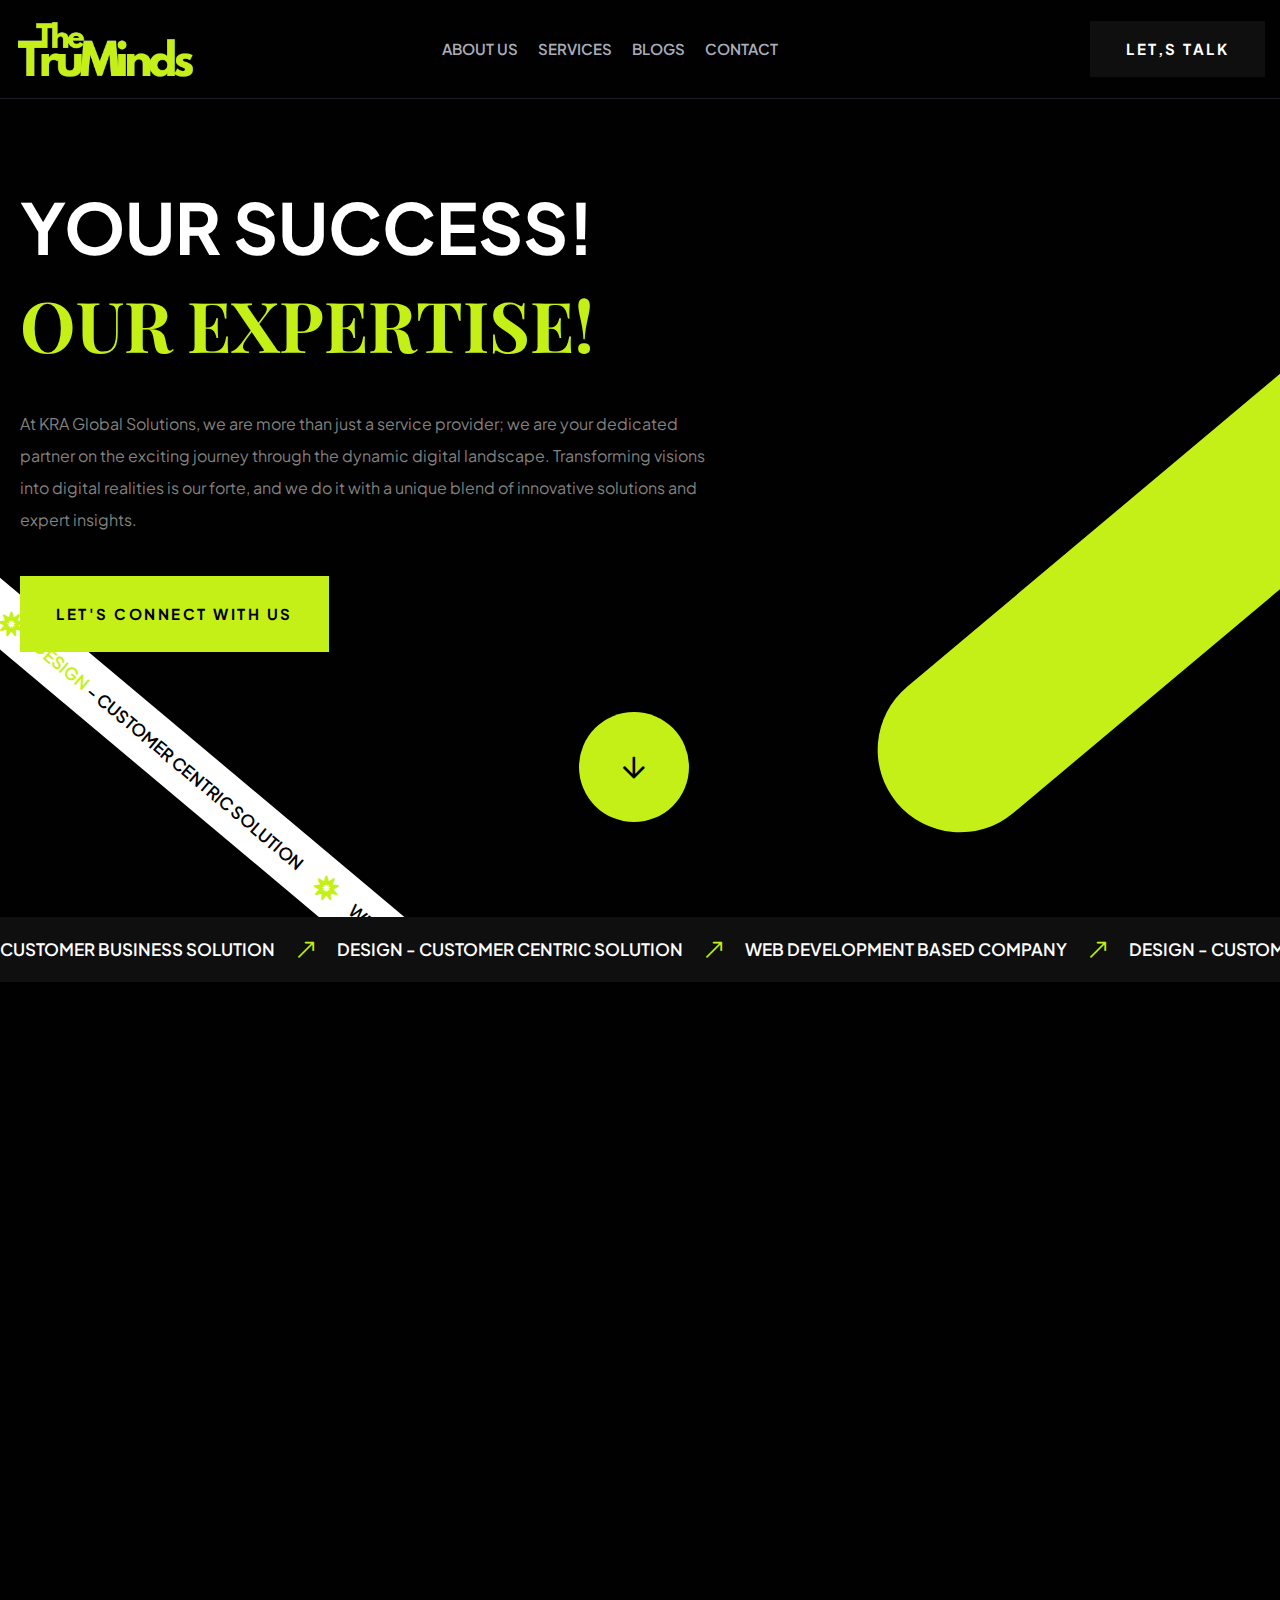
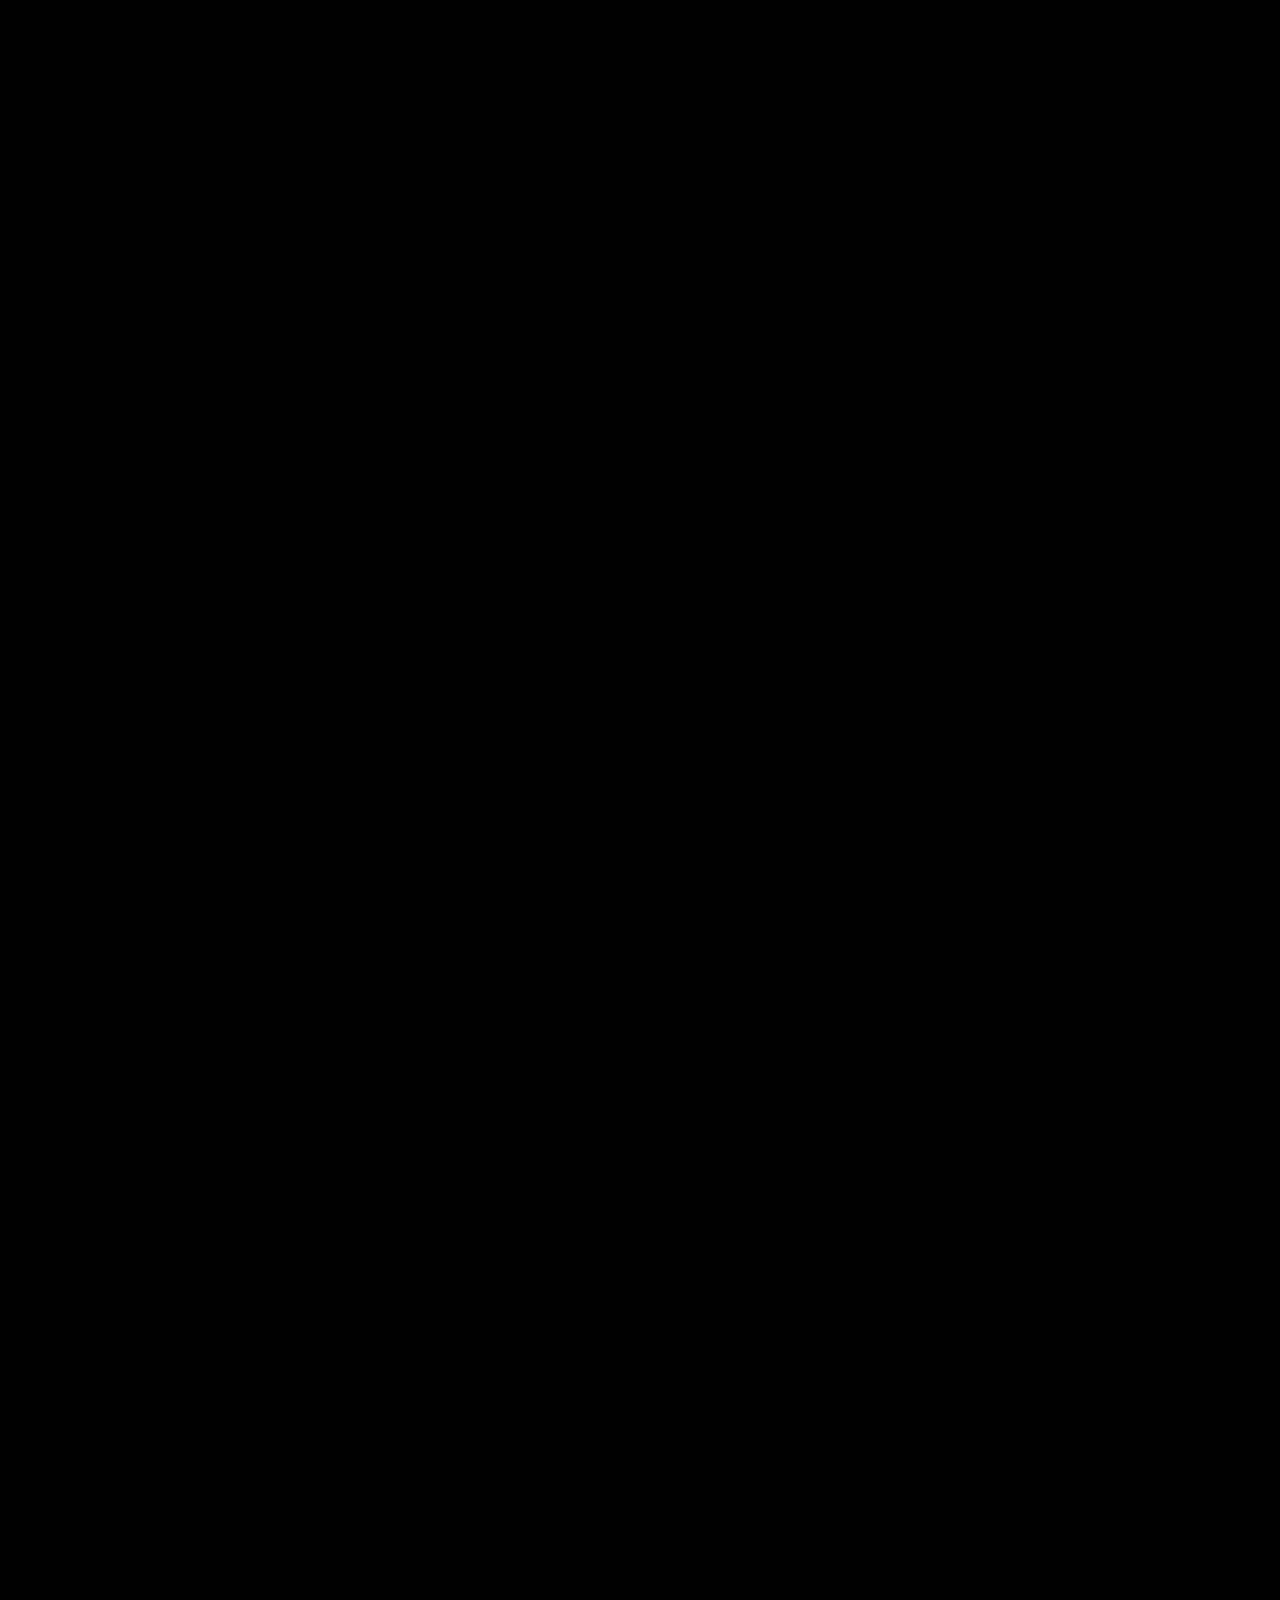
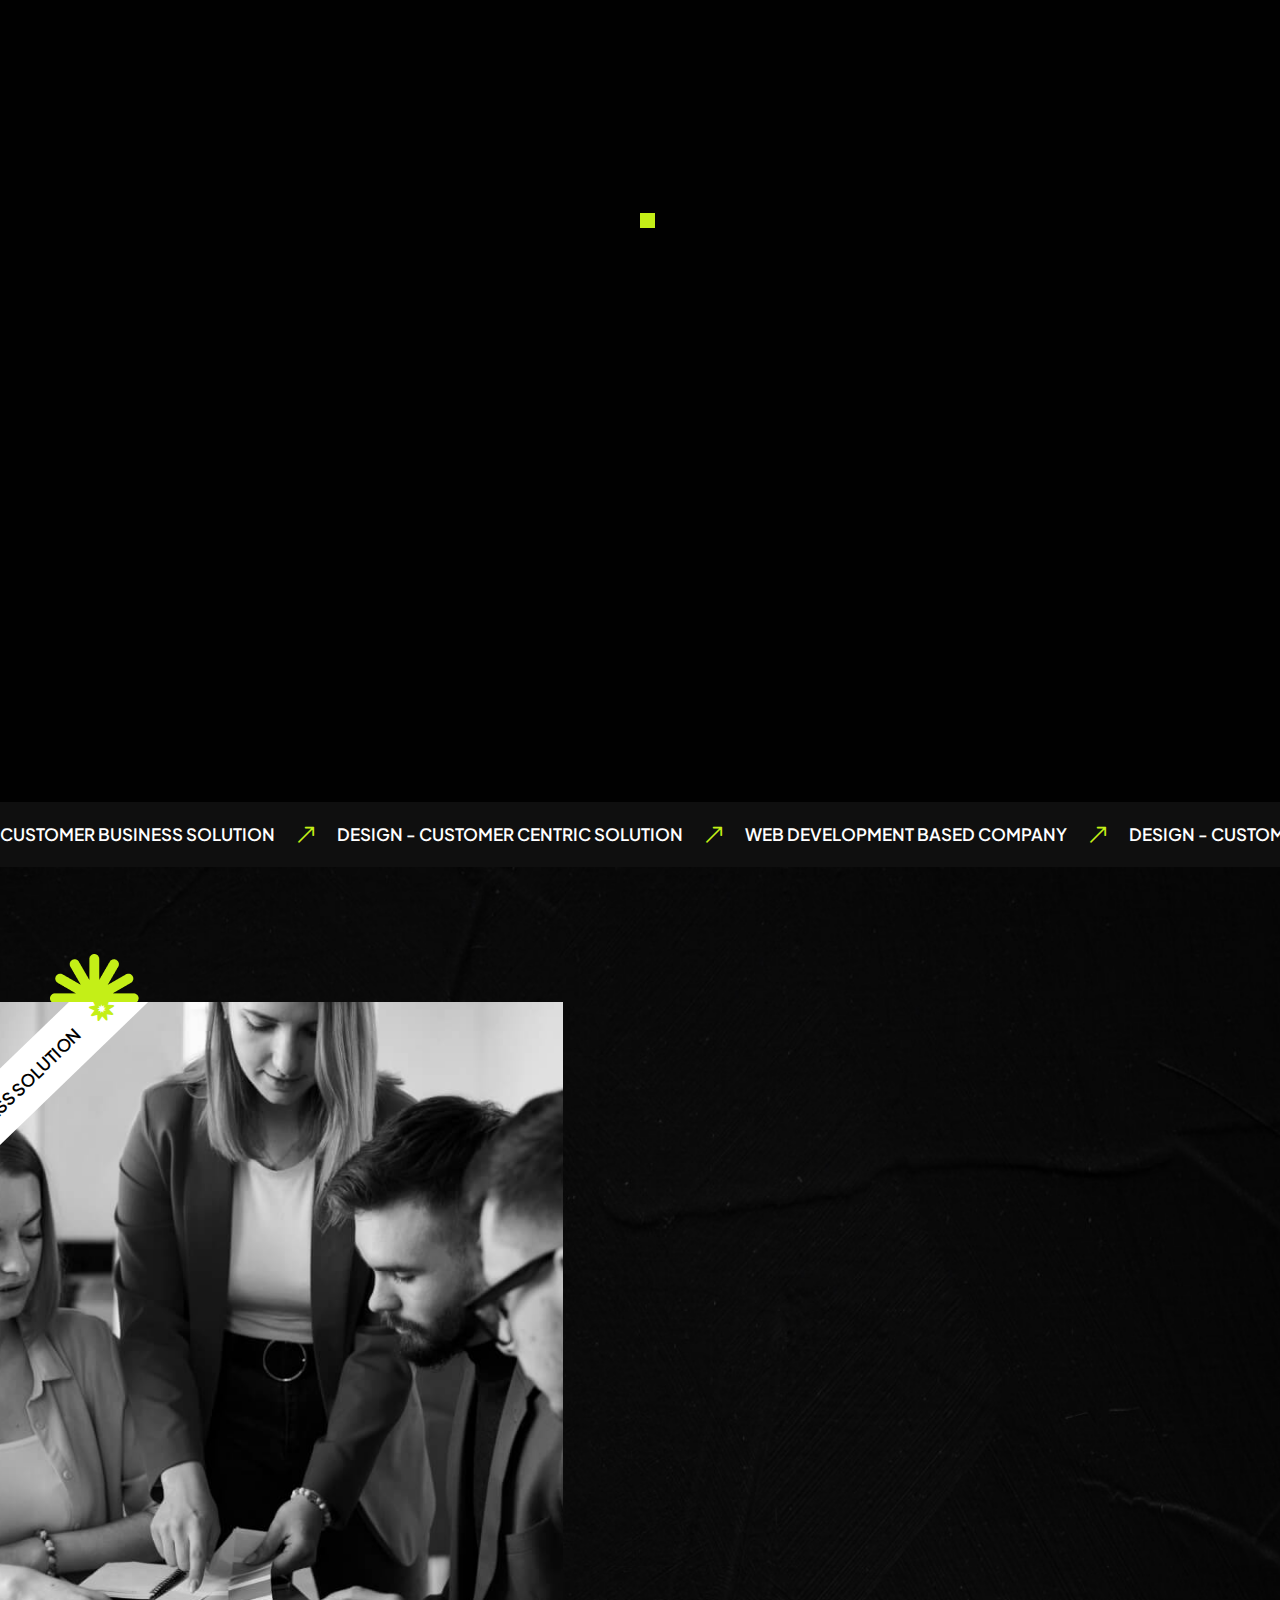
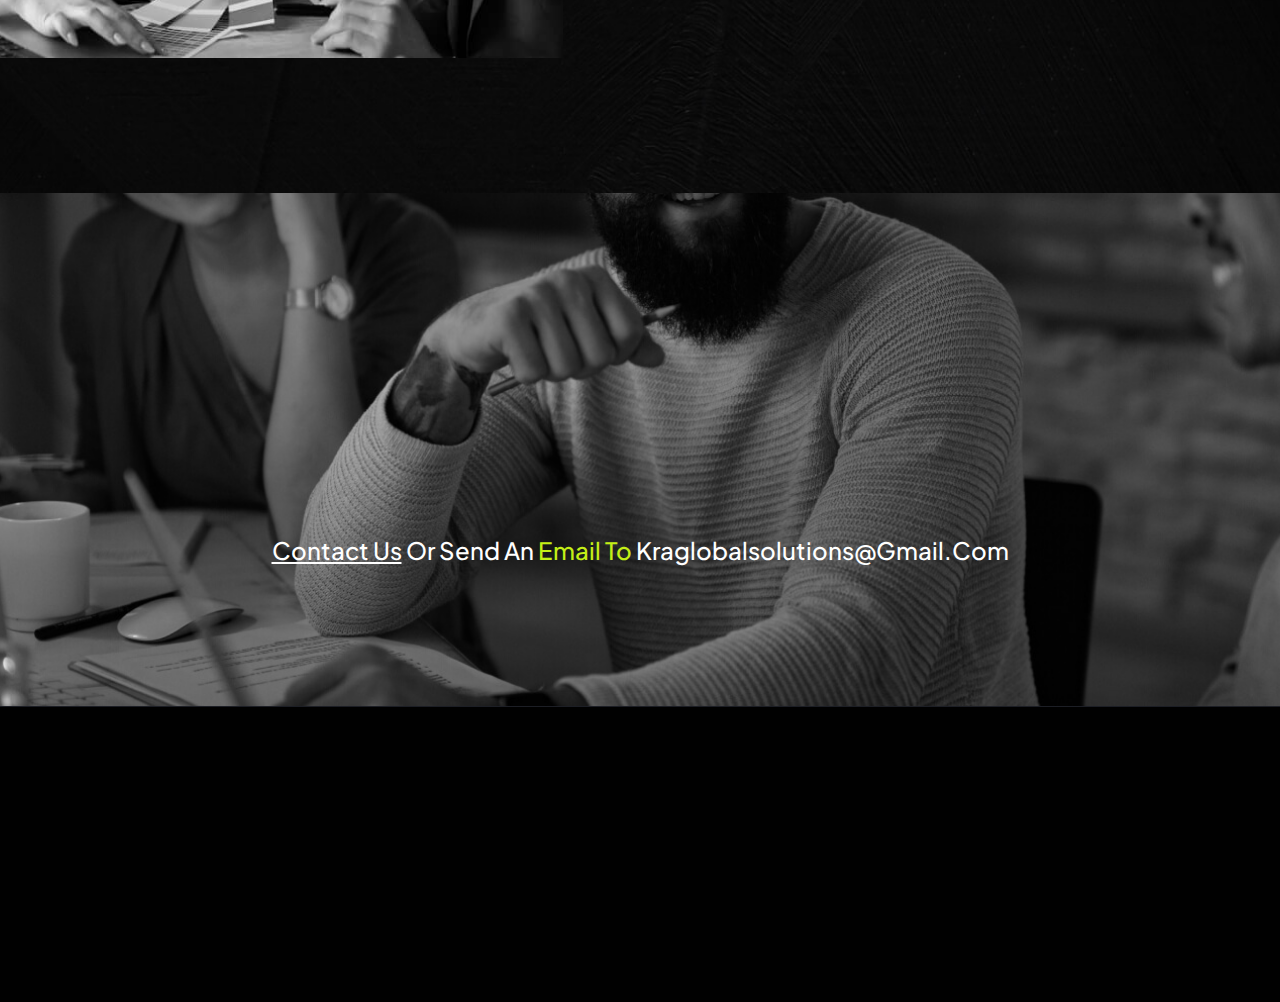
<file: about.html>
<!DOCTYPE html>
<html lang="zxx">

<!-- Mirrored from agincy.netlify.app/about by HTTrack Website Copier/3.x [XR&CO'2014], Sat, 06 Jan 2024 07:45:49 GMT -->
<!-- Added by HTTrack --><meta http-equiv="content-type" content="text/html;charset=UTF-8" /><!-- /Added by HTTrack -->
<head>
    <!-- Required meta tags -->
    <meta charset="utf-8">
    <meta name="description" content="">
    <meta http-equiv="X-UA-Compatible" content="IE=edge">
    <meta name="viewport" content="width=device-width, initial-scale=1, shrink-to-fit=no">

    <!-- Title -->
    <title>About Us</title>
    <!-- Favicon Icon -->
    <link rel="shortcut icon" href="assets/images/logos/favicon.png" type="image/x-icon">
    <!-- Google Fonts -->
    <link href="https://fonts.googleapis.com/css2?family=Playfair+Display:ital,wght@1,400;1,700&amp;family=Plus+Jakarta+Sans:wght@400;500;600;700&amp;display=swap" rel="stylesheet">
    
    <!-- Flaticon -->
    <link rel="stylesheet" href="assets/css/flaticon.min.css">
    <!-- Font Awesome -->
    <link rel="stylesheet" href="assets/css/fontawesome-5.14.0.min.css">
    <!-- Bootstrap -->
    <link rel="stylesheet" href="assets/css/bootstrap.min.css">
    <!-- Magnific Popup -->
    <link rel="stylesheet" href="assets/css/magnific-popup.min.css">
    <!-- Nice Select -->
    <link rel="stylesheet" href="assets/css/nice-select.min.css">
    <!-- Animate -->
    <link rel="stylesheet" href="assets/css/animate.min.css">
    <!-- Slick -->
    <link rel="stylesheet" href="assets/css/slick.min.css">
    <!-- Main Style -->
    <link rel="stylesheet" href="assets/css/style.css">
    
</head>
<body>
    <div class="page-wrapper">

        <!-- Preloader -->
        <div class="preloader"><div class="custom-loader"></div></div>

        <!-- main header -->
        <header class="main-header">
            <!--Header-Upper-->
            <div class="header-upper">
                <div class="container container-1695 clearfix">

                    <div class="header-inner rpy-10 rel d-flex align-items-center">
                        <div class="logo-outer">
                            <div class="logo desk-logo"><a href='index.html'><img  src="assets/images/logos/logo.png" alt="Logo" title="Logo"></a></div>
                        </div>

                        <div class="nav-outer ms-lg-auto clearfix">
                            <!-- Main Menu -->
                            <nav class="main-menu navbar-expand-lg">
                                <div class="navbar-header">
                                   <div class="mobile-logo">
                                       <a href='index.html'>
                                            <img src="assets/images/logos/logo.png" alt="Logo" title="Logo">
                                       </a>
                                   </div>
                                   
                                    <!-- Toggle Button -->
                                    <button type="button" class="navbar-toggle" data-bs-toggle="collapse" data-bs-target=".navbar-collapse">
                                        <span class="icon-bar"></span>
                                        <span class="icon-bar"></span>
                                        <span class="icon-bar"></span>
                                    </button>
                                </div>

                                <div class="navbar-collapse collapse clearfix">
                                    <ul class="navigation clearfix">
                                        <li><a href='about.html'>About Us </a></li>

                                        <!-- <li class="dropdown"><a href="index.html">Home</a> -->
                                            <!-- <ul>
                                                <li><a href='index2.html'>Home Two</a></li>
                                                <li><a href='index3.html'>Home Three</a></li>
                                            </ul> -->
                                        </li>
                                        <!-- <li class="dropdown"><a href="#">pages</a>
                                            <ul>
                                                <li><a href='about.html'>About Us</a></li>
                                                <li><a href='faqs.html'>faqs</a></li>
                                                <li class="dropdown"><a href="#">Products</a>
                                                    <ul>
                                                        <li><a href='shop.html'>our Products</a></li>
                                                        <li><a href='portfolio-details.html'>Product Details</a></li>
                                                    </ul>
                                                </li>
                                                <li><a href='team.html'>Team</a></li>
                                                <li class="dropdown"><a href="#">Team</a>
                                                    <ul>
                                                        <li><a href='team-details.html'>Team Details</a></li>
                                                    </ul>
                                                </li>
                                                <li><a href='404.html'>404 error</a></li>
                                            </ul>
                                        </li> -->
                                        <li><a href='services.html'>Services</a></li>
                                        <li><a href='blog.html'>blogs</a></li>
                                        <!-- <li class="dropdown"><a href="#">Services</a> -->
                                            <!-- <ul>
                                                <li><a href='services.html'>Our Services</a></li>
                                                <li><a href='service-details.html'>Service Details</a></li>
                                            </ul> -->
                                        </li>

                                        <!-- <li class="dropdown"><a href="#">Portfolio</a>
                                            <ul>
                                                <li><a href='portfolio.html'>Portfolio One</a></li>
                                                <li><a href='portfolio2.html'>Portfolio Two</a></li>
                                                <li><a href='portfolio3.html'>Portfolio Three</a></li>
                                                <li><a href='portfolio-details.html'>Portfolio Details</a></li>
                                            </ul>
                                        </li> -->

                                        <!-- <li><a href='/#testimonials'>Testimonials</a></li> -->

                                        <!-- <li class="dropdown"><a href="#">blog</a>

                                            <ul>
                                                <li><a href='blog.html'>blog v1</a></li>
                                                <li><a href='blog-v2.html'>blog v2</a></li>
                                                <li><a href='blog-details.html'>blog details</a></li>
                                            </ul>
                                        </li> -->
                                        <li><a href='contact.html'>Contact</a></li>
                                    </ul>
                                </div>

                            </nav>
                            <!-- Main Menu End-->
                        </div>
                        
                        <!-- Menu Button -->
                        <div class="menu-btns ms-lg-auto">
                            <!-- <button class="cart"><i class="far fa-shopping-cart"></i></button> -->
                            
                            <!-- menu sidbar -->
                            <div class="menu-sidebar">
                                <button><a class='theme-btn' href='contact.html'>let,s talk</a></button>
                            </div>
                            
                        </div>
                    </div>
                </div>
            </div>
            <!--End Header Upper-->
        </header>
       

        <!--Form Back Drop-->
        <div class="form-back-drop"></div>
        
        <!-- Hidden Sidebar -->
        <section class="hidden-bar">
            <div class="inner-box text-center">
                <div class="cross-icon"><span class="fa fa-times"></span></div>
                <div class="title">
                    <h4>Get Appointment</h4>
                </div>

                <!--Appointment Form-->
                <div class="appointment-form">
                    <form method="post" action="">
                        <div class="form-group">
                            <input type="text" name="firstName" value="" placeholder="First Name" required>
                        </div>
                        <div class="form-group">
                            <input type="text" name="Last Name" value="" placeholder="Last Name" required>
                        </div>
                        <div class="form-group">
                            <input type="email" name="email" value="" placeholder="Email Address" required>
                        </div>
                        <div class="form-group">
                            <input type="text" name="phone" value="" placeholder="Phone Number" required>
                        </div>
                        <div class="form-group">
                            <textarea placeholder="Message" rows="3"></textarea>
                        </div>
                        <div class="form-group">
                            <button type="submit" class="theme-btn style-two">Submit now</button>
                        </div>
                    </form>
                </div>

                <!--Social Icons-->
                <div class="social-style-one">
                    <a href="#"><img src="assets/images/logos/twitter.svg" alt="twitter"></a>
                    <a href="#"><i class="fab fa-facebook-f"></i></a>
                    <a href="https://www.instagram.com/kraglobalsolutions/"><i class="fab fa-instagram"></i></a>
                    <a href="https://www.linkedin.com/company/kra-global-solutions"><i class="fab fa-linkedin"></i></a>
                </div>
            </div>
        </section>
        <!--End Hidden Sidebar -->
        
        
        <!-- About Hero Area start -->
        <section class="about-page-hero bg-primary-shape rel z-1">
            <div class="container">
                <div class="row align-items-end justify-content-between">
                    <div class="col-lg-8 wow fadeInLeft delay-0-2s">
                        <div class="about-hero-content pt-80 rpt-95 pb-95">
                            <h1>Your Success! <br/><span> Our Expertise!</span></h1>
                            <p>
                                At KRA Global Solutions, we are more than just a service provider; we are your dedicated partner
                            on the exciting journey through the dynamic digital landscape. Transforming visions into digital
                            realities is our forte, and we do it with a unique blend of innovative solutions and expert insights.
                            </p>
                            <a class='theme-btn style-two' href='contact.html'>LET'S CONNECT WITH US</a>
                            <div class="row justify-content-center">
                                <div class="col-lg-6">
                                    <div class="hero-scroll-down mt-60 wow fadeInDown delay-0-6s">
                                        <a href="#about"><i class="far fa-arrow-down"></i></a>
                                    </div>
                                </div>
                            </div>
                        </div>
                    </div>
                </div>
            </div>
            <div class="headline-wrap style-three color-black">
                <span class="marquee-wrap bg-white py-15">
                   <span class="marquee-inner left">
                        <span class="marquee-item"><b>customer business solution</b><i class="fas fa-bahai"></i></span>
                        <span class="marquee-item"><b><span>design</span> - customer centric solution</b><i class="fas fa-bahai"></i></span>
                        <span class="marquee-item"><b>web development based company</b><i class="fas fa-bahai"></i></span>
                        <span class="marquee-item"><b><span>design</span> - customer centric solution</b><i class="fas fa-bahai"></i></span>
                        <span class="marquee-item"><b>marketing based devlopment</b><i class="fas fa-bahai"></i></span>
                   </span>
                   <span class="marquee-inner left">
                        <span class="marquee-item"><b>customer business solution</b><i class="fas fa-bahai"></i></span>
                        <span class="marquee-item"><b><span>design</span> - customer centric solution</b><i class="fas fa-bahai"></i></span>
                        <span class="marquee-item"><b>web development based company</b><i class="fas fa-bahai"></i></span>
                        <span class="marquee-item"><b><span>design</span> - customer centric solution</b><i class="fas fa-bahai"></i></span>
                        <span class="marquee-item"><b>marketing based devlopment</b><i class="fas fa-bahai"></i></span>
                   </span>
                   <span class="marquee-inner left">
                        <span class="marquee-item"><b>customer business solution</b><i class="fas fa-bahai"></i></span>
                        <span class="marquee-item"><b><span>design</span> - customer centric solution</b><i class="fas fa-bahai"></i></span>
                        <span class="marquee-item"><b>web development based company</b><i class="fas fa-bahai"></i></span>
                        <span class="marquee-item"><b><span>design</span> - customer centric solution</b><i class="fas fa-bahai"></i></span>
                        <span class="marquee-item"><b>marketing based devlopment</b><i class="fas fa-bahai"></i></span>
                   </span>
                </span>
             </div>
        </section>
        <!-- About Hero Area end -->
        
        
        <!-- Headline area start -->
        <div class="headline-area bgc-lighter py-20">
            <div class="headline-wrap style-two">
                <span class="marquee-wrap for-arrow-icon">
                   <span class="marquee-inner left">
                        <span class="marquee-item"><b>customer business solution</b><i class="fal fa-long-arrow-right"></i></span>
                        <span class="marquee-item"><b>design - customer centric solution</b><i class="fal fa-long-arrow-right"></i></span>
                        <span class="marquee-item"><b>web development based company</b><i class="fal fa-long-arrow-right"></i></span>
                        <span class="marquee-item"><b>design - customer centric solution</b><i class="fal fa-long-arrow-right"></i></span>
                        <span class="marquee-item"><b>marketing based devlopment</b><i class="fal fa-long-arrow-right"></i></span>
                   </span>
                   <span class="marquee-inner left">
                        <span class="marquee-item"><b>customer business solution</b><i class="fal fa-long-arrow-right"></i></span>
                        <span class="marquee-item"><b>design - customer centric solution</b><i class="fal fa-long-arrow-right"></i></span>
                        <span class="marquee-item"><b>web development based company</b><i class="fal fa-long-arrow-right"></i></span>
                        <span class="marquee-item"><b>design - customer centric solution</b><i class="fal fa-long-arrow-right"></i></span>
                        <span class="marquee-item"><b>marketing based devlopment</b><i class="fal fa-long-arrow-right"></i></span>
                   </span>
                   <span class="marquee-inner left">
                        <span class="marquee-item"><b>customer business solution</b><i class="fal fa-long-arrow-right"></i></span>
                        <span class="marquee-item"><b>design - customer centric solution</b><i class="fal fa-long-arrow-right"></i></span>
                        <span class="marquee-item"><b>web development based company</b><i class="fal fa-long-arrow-right"></i></span>
                        <span class="marquee-item"><b>design - customer centric solution</b><i class="fal fa-long-arrow-right"></i></span>
                        <span class="marquee-item"><b>marketing based devlopment</b><i class="fal fa-long-arrow-right"></i></span>
                   </span>
                </span>
             </div>
        </div>
        <!-- Headline Area end -->
          
          
        <!-- About Area start -->
        <section id="about" class="about-area bgc-black py-145 rpy-100 rel z-1">
            <div class="container">
                <div class="row justify-content-between">
                    <div class="col-lg-3">
                        <div class="our-experience-years rmb-55 wow fadeInLeft delay-0-2s">
                            <span class="years">3</span>
                            <span class="text">years of experience</span>
                        </div>
                    </div>
                    <div class="col-lg-8">
                        <div class="about-content wow fadeInRight delay-0-2s">
                            <div class="section-title mb-30">
                                <span class="sub-title mb-15">Trusted web design agency</span>
                                <h2>
                                    To elevate businesses with unparalleled digital solutions. At KRA, we blend cutting-edge technology, strategic expertise, and a passion for innovation to turn your digital aspirations into triumphant realities.
                                    <i class="fas fa-asterisk"></i></h2>
                            </div>
                        </div>
                    </div>
                </div>
            </div>
        </section>
        <!-- About Area end -->
          
          
        <!-- Portfolio Area start -->
         <!-- <section class="portfolio-page-three pt-140 rpt-100 pb-40 rpb-20 rel z-1">
            <div class="container">
                <div class="portfolio-item-four">
                    <div class="image wow fadeInLeft delay-0-2s">
                        <img src="assets/images/portfolio/pp-two1.jpg" alt="Portfolio">
                    </div>
                    <div class="content wow fadeInRight delay-0-2s">
                        <span class="category">Marketing agency</span>
                        <h2><a href='portfolio-details.html'>Business Growth System</a></h2>
                        <p>Ne summo dictas pertinacia nam. Illum cetero vocent ei vim, case lobortis. Duis aute irure dolor in reprehenderit in voluptate velit </p>
                        <a class='details-btn' href='portfolio-details.html'><i class="fal fa-arrow-right"></i></a>
                    </div>
                </div>
                <div class="portfolio-item-four">
                    <div class="content wow fadeInRight delay-0-2s">
                        <span class="category">Marketing agency</span>
                        <h2><a href='portfolio-details.html'>Business Growth System</a></h2>
                        <p>Ne summo dictas pertinacia nam. Illum cetero vocent ei vim, case lobortis. Duis aute irure dolor in reprehenderit in voluptate velit </p>
                        <a class='details-btn' href='portfolio-details.html'><i class="fal fa-arrow-right"></i></a>
                    </div>
                    <div class="image wow fadeInLeft delay-0-2s">
                        <img src="assets/images/portfolio/pp-two2.jpg" alt="Portfolio">
                    </div>
                </div>
                <div class="portfolio-item-four">
                    <div class="image wow fadeInLeft delay-0-2s">
                        <img src="assets/images/portfolio/pp-two3.jpg" alt="Portfolio">
                    </div>
                    <div class="content wow fadeInRight delay-0-2s">
                        <span class="category">Marketing agency</span>
                        <h2><a href='portfolio-details.html'>Business Growth System</a></h2>
                        <p>Ne summo dictas pertinacia nam. Illum cetero vocent ei vim, case lobortis. Duis aute irure dolor in reprehenderit in voluptate velit </p>
                        <a class='details-btn' href='portfolio-details.html'><i class="fal fa-arrow-right"></i></a>
                    </div>
                </div>
                <div class="portfolio-item-four">
                    <div class="content wow fadeInRight delay-0-2s">
                        <span class="category">Marketing agency</span>
                        <h2><a href='portfolio-details.html'>Business Growth System</a></h2>
                        <p>Ne summo dictas pertinacia nam. Illum cetero vocent ei vim, case lobortis. Duis aute irure dolor in reprehenderit in voluptate velit </p>
                        <a class='details-btn' href='portfolio-details.html'><i class="fal fa-arrow-right"></i></a>
                    </div>
                    <div class="image wow fadeInLeft delay-0-2s">
                        <img src="assets/images/portfolio/pp-two4.jpg" alt="Portfolio">
                    </div>
                </div>
            </div>
        </section> -->
        <!-- Portfolio Area end -->

        <!-- Vision & Mission Area start -->
        <section class="portfolio-page-three pt-140 rpt-100 pb-40 rpb-20 rel z-1" id="vision">
            <div class="container">
                <div class="portfolio-item-four">
                    <div class="image wow fadeInLeft delay-0-2s">
                        <img src="assets/images/portfolio/pp-two1.jpg" alt="Portfolio">
                    </div>
                    <div class="content wow fadeInRight delay-0-2s">
                        <h2 class="category">Our Vision</h2>
                        <p>
                            Empowering digital dominance. We envision a
                            future where KRA Global Solutions is the
                            beacon for transformative and innovative
                            digital excellence, propelling businesses to the
                            forefront of their industries.
                        </p>
                    </div>
                </div>
                <div class="portfolio-item-four">
                    <div class="content wow fadeInRight delay-0-2s">
                        <h2 class="category">Our Mission</h2>
                        <p>
                            To elevate businesses with unparalleled digital
                            solutions. At KRA, we blend cutting-edge
                            technology, strategic expertise, and a passion
                            for innovation to turn your digital aspirations
                            into triumphant realities 
                        </p>
                    </div>
                    <div class="image wow fadeInLeft delay-0-2s">
                        <img src="assets/images/portfolio/pp-two2.jpg" alt="Portfolio">
                    </div>
                </div>
            </div>
        </section>
        <!-- Vision & Mission Area end -->
        
          
        <!-- Counter Two Area start -->
        <!-- <div class="counter-two-area pt-45 pb-140">
            <div class="container">
                <span class="sub-title-style-two mb-40 wow fadeInUp delay-0-2s">we’re proud to work with a Wide range of companies</span>
                <div class="row no-gap">
                    <div class="col-lg-3 col-6 col-small">
                        <div class="counter-item-two counter-text-wrap wow fadeInUp delay-0-2s">
                            <span class="count-text plus" data-speed="3000" data-stop="250">0</span>
                            <h6 class="counter-title">Satsified Clients</h6>
                        </div>
                    </div>
                    <div class="col-lg-3 col-6 col-small">
                        <div class="counter-item-two counter-text-wrap wow fadeInUp delay-0-3s">
                            <span class="count-text plus" data-speed="3000" data-stop="28">0</span>
                            <h6 class="counter-title">Years of build</h6>
                        </div>
                    </div>
                    <div class="col-lg-3 col-6 col-small">
                        <div class="counter-item-two counter-text-wrap wow fadeInUp delay-0-4s">
                            <span class="count-text" data-speed="3000" data-stop="1538">0</span>
                            <h6 class="counter-title">Total Products</h6>
                        </div>
                    </div>
                    <div class="col-lg-3 col-6 col-small">
                        <div class="counter-item-two no-border counter-text-wrap wow fadeInUp delay-0-5s">
                            <span class="count-text" data-speed="3000" data-stop="386">0</span>
                            <h6 class="counter-title">Total Revinew</h6>
                        </div>
                    </div>
                </div>
            </div>
        </div> -->
        <!-- Counter Two Area end -->
        
          
        <!-- Services Four Area start -->
        <section class="services-area-four pb-130 rpb-100 rel z-1">
            <div class="container">
                <div class="row gap-150 justify-content-between">
                    <div class="col-lg-6 wow fadeInLeft delay-0-2s">
                        <div class="section-title mb-20">
                            <span class="sub-title mb-20">Trusted web design services</span>
                            <h2>Unlock Revenue Growth for Your Business</h2>
                            <a class='read-more-two mt-20' href='services.html'>What We Do <img src="assets/images/icons/arrow.svg" alt="Arrow"></a>
                        </div>
                    </div>
                    <div class="col-lg-6 pt-35 wow fadeInRight delay-0-2s">
                        <div class="service-item-four">
                            <h5>WEBSITE DEsign <span class="number">01</span></h5>
                            <p>There are many variations of simply free text passages of hold industry available but the majority have suffered alteration</p>
                            <a class='read-more-two' href='services.html'>Read More <img src="assets/images/icons/arrow.svg" alt="Arrow"></a>
                        </div>
                        <div class="service-item-four">
                            <h5>digital marketing <span class="number">02</span></h5>
                            <p>There are many variations of simply free text passages of hold industry available but the majority have suffered alteration</p>
                            <a class='read-more-two' href='services.html'>Read More <img src="assets/images/icons/arrow.svg" alt="Arrow"></a>
                        </div>
                        <div class="service-item-four">
                            <h5>Content Solutions <span class="number">03</span></h5>
                            <p>There are many variations of simply free text passages of hold industry available but the majority have suffered alteration</p>
                            <a class='read-more-two' href='services.html'>Read More <img src="assets/images/icons/arrow.svg" alt="Arrow"></a>
                        </div>
                    </div>
                </div>
            </div>
        </section>
        <!-- Services Four Area end -->
         
         
        <!-- Headline area start -->
        <div class="headline-area bgc-lighter py-20">
            <div class="headline-wrap style-two">
                <span class="marquee-wrap for-arrow-icon">
                   <span class="marquee-inner left">
                        <span class="marquee-item"><b>customer business solution</b><i class="fal fa-long-arrow-right"></i></span>
                        <span class="marquee-item"><b>design - customer centric solution</b><i class="fal fa-long-arrow-right"></i></span>
                        <span class="marquee-item"><b>web development based company</b><i class="fal fa-long-arrow-right"></i></span>
                        <span class="marquee-item"><b>design - customer centric solution</b><i class="fal fa-long-arrow-right"></i></span>
                        <span class="marquee-item"><b>marketing based devlopment</b><i class="fal fa-long-arrow-right"></i></span>
                   </span>
                   <span class="marquee-inner left">
                        <span class="marquee-item"><b>customer business solution</b><i class="fal fa-long-arrow-right"></i></span>
                        <span class="marquee-item"><b>design - customer centric solution</b><i class="fal fa-long-arrow-right"></i></span>
                        <span class="marquee-item"><b>web development based company</b><i class="fal fa-long-arrow-right"></i></span>
                        <span class="marquee-item"><b>design - customer centric solution</b><i class="fal fa-long-arrow-right"></i></span>
                        <span class="marquee-item"><b>marketing based devlopment</b><i class="fal fa-long-arrow-right"></i></span>
                   </span>
                   <span class="marquee-inner left">
                        <span class="marquee-item"><b>customer business solution</b><i class="fal fa-long-arrow-right"></i></span>
                        <span class="marquee-item"><b>design - customer centric solution</b><i class="fal fa-long-arrow-right"></i></span>
                        <span class="marquee-item"><b>web development based company</b><i class="fal fa-long-arrow-right"></i></span>
                        <span class="marquee-item"><b>design - customer centric solution</b><i class="fal fa-long-arrow-right"></i></span>
                        <span class="marquee-item"><b>marketing based devlopment</b><i class="fal fa-long-arrow-right"></i></span>
                   </span>
                </span>
             </div>
        </div>
        <!-- Headline Area end -->
        
        
        <!-- Team Area start -->
        <!-- <section class="team-area overflow-hidden pt-140 rpt-50 pb-120 rpb-70 rel z-1">
            <div class="container">
                <div class="row justify-content-center">
                    <div class="col-xl-6 col-lg-8">
                        <div class="section-title text-center mb-70 wow fadeInUp delay-0-2s">
                            <span class="sub-title mb-15">team member of company</span>
                            <h2>Extra ordinary <span>creation</span> Team behind</h2>
                        </div>
                    </div>
                </div>
            </div>
            <div class="container container-1450">
                <div class="row justify-content-center">
                    <div class="col-xl-3 col-lg-4 col-sm-6">
                        <div class="team-member style-two wow fadeInUp delay-0-2s">
                            <div class="image">
                                <img src="assets/images/team/team1.jpg" alt="Team">
                            </div>
                            <div class="description">
                                <div class="title">
                                    <h5>Alextina Ditarson</h5>
                                    <span class="designation">creative director</span>
                                </div>
                                <a class='details-btn' href='team-details.html'><i class="far fa-arrow-right"></i></a>
                                <div class="social-media">
                                    <a href="#"><i class="fab fa-twitter"></i></a>
                                    <a href="#"><i class="fab fa-facebook-f"></i></a>
                                    <a href="#"><i class="fab fa-instagram"></i></a>
                                    <a href="#"><i class="fab fa-pinterest-p"></i></a>
                                </div>
                            </div>
                        </div>
                    </div>
                    <div class="col-xl-3 col-lg-4 col-sm-6">
                        <div class="team-member style-two wow fadeInUp delay-0-3s">
                            <div class="image">
                                <img src="assets/images/team/team2.jpg" alt="Team">
                            </div>
                            <div class="description">
                                <div class="title">
                                    <h5>Alextina Ditarson</h5>
                                    <span class="designation">creative director</span>
                                </div>
                                <a class='details-btn' href='team-details.html'><i class="far fa-arrow-right"></i></a>
                                <div class="social-media">
                                    <a href="#"><i class="fab fa-twitter"></i></a>
                                    <a href="#"><i class="fab fa-facebook-f"></i></a>
                                    <a href="#"><i class="fab fa-instagram"></i></a>
                                    <a href="#"><i class="fab fa-pinterest-p"></i></a>
                                </div>
                            </div>
                        </div>
                    </div>
                    <div class="col-xl-3 col-lg-4 col-sm-6">
                        <div class="team-member style-two wow fadeInUp delay-0-4s">
                            <div class="image">
                                <img src="assets/images/team/team3.jpg" alt="Team">
                            </div>
                            <div class="description">
                                <div class="title">
                                    <h5>Alextina Ditarson</h5>
                                    <span class="designation">creative director</span>
                                </div>
                                <a class='details-btn' href='team-details.html'><i class="far fa-arrow-right"></i></a>
                                <div class="social-media">
                                    <a href="#"><i class="fab fa-twitter"></i></a>
                                    <a href="#"><i class="fab fa-facebook-f"></i></a>
                                    <a href="#"><i class="fab fa-instagram"></i></a>
                                    <a href="#"><i class="fab fa-pinterest-p"></i></a>
                                </div>
                            </div>
                        </div>
                    </div>
                    <div class="col-xl-3 col-lg-4 col-sm-6">
                        <div class="team-member style-two wow fadeInUp delay-0-5s">
                            <div class="image">
                                <img src="assets/images/team/team4.jpg" alt="Team">
                            </div>
                            <div class="description">
                                <div class="title">
                                    <h5>Alextina Ditarson</h5>
                                    <span class="designation">creative director</span>
                                </div>
                                <a class='details-btn' href='team-details.html'><i class="far fa-arrow-right"></i></a>
                                <div class="social-media">
                                    <a href="#"><i class="fab fa-twitter"></i></a>
                                    <a href="#"><i class="fab fa-facebook-f"></i></a>
                                    <a href="#"><i class="fab fa-instagram"></i></a>
                                    <a href="#"><i class="fab fa-pinterest-p"></i></a>
                                </div>
                            </div>
                        </div>
                    </div>
                </div>
                <div class="team-btn pt-30 text-center">
                    <a class='theme-btn style-three' href='team.html'>Meet with team</a>
                </div>
            </div>
        </section> -->
        <!-- Team Area end -->
        
        
        <!-- FAQ Area start -->
        <section class="faq-area py-135 rpy-100 rel z-1 bgs-cover" style="background-image: url(assets/images/faqs/faq-bg.jpg);">
            <div class="faq-section-inner rel">
                <div class="faq-image-part bgs-cover" style="background-image: url(assets/images/faqs/faq.jpg);">
                    <div class="headline-wrap style-three color-black">
                        <span class="marquee-wrap bg-white py-15">
                           <span class="marquee-inner left">
                                <span class="marquee-item"><b>customer business solution</b><i class="fas fa-bahai"></i></span>
                                <span class="marquee-item"><b><span>design</span> - customer centric solution</b><i class="fas fa-bahai"></i></span>
                                <span class="marquee-item"><b>web development based company</b><i class="fas fa-bahai"></i></span>
                                <span class="marquee-item"><b><span>design</span> - customer centric solution</b><i class="fas fa-bahai"></i></span>
                                <span class="marquee-item"><b>marketing based devlopment</b><i class="fas fa-bahai"></i></span>
                           </span>
                           <span class="marquee-inner left">
                                <span class="marquee-item"><b>customer business solution</b><i class="fas fa-bahai"></i></span>
                                <span class="marquee-item"><b><span>design</span> - customer centric solution</b><i class="fas fa-bahai"></i></span>
                                <span class="marquee-item"><b>web development based company</b><i class="fas fa-bahai"></i></span>
                                <span class="marquee-item"><b><span>design</span> - customer centric solution</b><i class="fas fa-bahai"></i></span>
                                <span class="marquee-item"><b>marketing based devlopment</b><i class="fas fa-bahai"></i></span>
                           </span>
                           <span class="marquee-inner left">
                                <span class="marquee-item"><b>customer business solution</b><i class="fas fa-bahai"></i></span>
                                <span class="marquee-item"><b><span>design</span> - customer centric solution</b><i class="fas fa-bahai"></i></span>
                                <span class="marquee-item"><b>web development based company</b><i class="fas fa-bahai"></i></span>
                                <span class="marquee-item"><b><span>design</span> - customer centric solution</b><i class="fas fa-bahai"></i></span>
                                <span class="marquee-item"><b>marketing based devlopment</b><i class="fas fa-bahai"></i></span>
                           </span>
                        </span>
                    </div>
               </div>
                <div class="container">
                    <div class="row align-items-center">
                        <div class="col-lg-6 offset-lg-6 wow fadeInLeft delay-0-2s">
                            <div class="faq-content-part mb-25 rmb-0">
                                <div class="section-title mb-35">
                                    <span class="sub-title mb-10">Trusted web design agency</span>
                                    <h2>Frequently Ask Ques -tion for everyone</h2>
                                </div>
                                <div class="accordion" id="faq-accordion">
                                    <div class="accordion-item">
                                        <h5 class="accordion-header">
                                            <button class="accordion-button collapsed" data-bs-toggle="collapse" data-bs-target="#collapseOne">
                                               01. What is the importance of doors and windows ?
                                            </button>
                                        </h5>
                                        <div id="collapseOne" class="accordion-collapse collapse" data-bs-parent="#faq-accordion">
                                            <div class="accordion-body">
                                                <p>To take a trivial example which undertakes laborious physical exercise except to obtain some advantage pleasure annoying consequences</p>
                                            </div>
                                        </div>
                                    </div>
                                    <div class="accordion-item">
                                        <h5 class="accordion-header">
                                            <button class="accordion-button" data-bs-toggle="collapse" data-bs-target="#collapseTwo">
                                                02. Can I use the demos made by Ewebot ?
                                            </button>
                                        </h5>
                                        <div id="collapseTwo" class="accordion-collapse collapse show" data-bs-parent="#faq-accordion">
                                            <div class="accordion-body">
                                                <p>Ne summo dictas pertinacia nam. Illum cetero vocent ei vim, case regione signiferumque vim te. Ex mea quem munere lobortis. Duis aute irure dolor in reprehenderit in voluptate velit esse cillum.</p>
                                            </div>
                                        </div>
                                    </div>
                                    <div class="accordion-item">
                                        <h5 class="accordion-header">
                                            <button class="accordion-button collapsed" data-bs-toggle="collapse" data-bs-target="#collapseThree">
                                                03. Why didn’t you showcase my submission ?
                                            </button>
                                        </h5>
                                        <div id="collapseThree" class="accordion-collapse collapse" data-bs-parent="#faq-accordion">
                                            <div class="accordion-body">
                                                <p>To take a trivial example which undertakes laborious physical exercise except to obtain some advantage pleasure annoying consequences</p>
                                            </div>
                                        </div>
                                    </div>
                                    <div class="accordion-item">
                                        <h5 class="accordion-header">
                                            <button class="accordion-button collapsed" data-bs-toggle="collapse" data-bs-target="#collapseFour">
                                               04. What everybody ought to know about digital ?
                                            </button>
                                        </h5>
                                        <div id="collapseFour" class="accordion-collapse collapse" data-bs-parent="#faq-accordion">
                                            <div class="accordion-body">
                                                <p>To take a trivial example which undertakes laborious physical exercise except to obtain some advantage pleasure annoying consequences</p>
                                            </div>
                                        </div>
                                    </div>
                                </div>
                            </div>
                        </div>
                    </div>
                </div>
                <div class="faq-shape"><img src="assets/images/icons/star.png" alt="Star"></div>
            </div>
        </section>
        <!-- FAQ Area end -->
        
          
        <!-- Lets Talk Area start -->
        <div class="lets-talk-area text-center bgs-cover pt-120 pb-130 rpy-90" style="background-image: url(assets/images/background/tets-talk.jpg);">
            <div class="container">
                <a class='lets-talk-text mb-50 wow zoomIn delay-0-2s' href='contact.html'>Let’s <span>Talk</span> <i class="fal fa-arrow-right"></i></a>
                <h5 class="talk-to-email"><a href='contact.html'>Contact us</a> or send an <span>email to</span> kraglobalsolutions@gmail.com</h5>
            </div>
        </div>
        <!-- Lets Talk Area end -->
           

        <!-- footer area start -->
        <footer class="main-footer footer-one pt-70 pb-20 bgc-black bordered-top rel z-1">
            <div class="container">
                <div class="row justify-content-between">
                    <div class="col-xl-3 col-lg-4 col-sm-6">
                        <div class="footer-widget widget-about wow fadeInUp delay-0-2s">
                            <div class="footer-logo mb-15">
                                <a href='index.html'><img src="assets/images/logos/logo.png" alt="Logo"></a>
                            </div>
                            <!-- <p>Your Success, Our Expertise!.</p> -->
                            <div class="social-style-one mt-15">
                                <a href="#"><img src="assets/images/logos/twitter.svg" alt="twitter"></a>
                                <a href="#"><i class="fab fa-facebook-f"></i></a>
                                <a href="https://www.instagram.com/kraglobalsolutions/"><i class="fab fa-instagram"></i></a>
                                <a href="https://www.linkedin.com/company/kra-global-solutions
                                "><i class="fab fa-linkedin"></i></a>
                            </div>
                        </div>
                    </div>
                    <div class="col-lg-2 col-6">
                        <div class="footer-widget widget-links wow fadeInUp delay-0-3s">
                            <!-- <h6 class="footer-title">Our Links</h6> -->
                            <ul>
                                <!-- <li><a href='services.html'>Features</a></li> -->
                                <!-- <li><a href='team.html'>Team Member</a></li> -->
                                <li><a href='#testimonials'>Testimonials</a></li>
                                <li><a href='faqs.html'>FAQS</a></li>
                                <li><a href='contact.html'>Contact Us</a></li>
                                <li><a href='about.html#vision'>Vision & Mission</a></li>
                            </ul>
                        </div>
                    </div>
                    <div class="col-lg-2 col-6">
                        <div class="footer-widget widget-links wow fadeInUp delay-0-4s">
                            <!-- <h6 class="footer-title">Find It Fast</h6> -->
                            <ul>
                                <li><a href='index.html'>Home</a></li>
                                <li><a href='services.html'>Services</a></li>
                                <li><a href='about.html'>About Us</a></li>
                                <li><a href='blog.html'>Blogs</a></li>
                               
                            </ul>
                        </div>
                    </div>
                    <!-- <div class="col-xl-3 col-lg-4 col-sm-6">
                        <div class="footer-widget widget-text wow fadeInUp delay-0-5s">
                            <div class="text">
                                <p>New South Head Rd, Double Bay NSW 2028, New York</p>
                                <a href="mailto:kraglobalsolutions@gmail.com">kraglobalsolutions@gmail.com</a><br>
                                <a href="callto:+91 7990944132">+91 7990944132</a>
                            </div>
                        </div>
                    </div> -->
                </div>
            </div>
        </footer>
        <!-- footer area end -->
        
        
        <!-- Scroll Top Button -->
        <button class="scroll-top scroll-to-target" data-target="html"><span class="far fa-angle-double-up"></span></button>

    </div>
    <!--End pagewrapper-->
   
    
    <!-- Jquery -->
    <script src="assets/js/jquery-3.6.0.min.js"></script>
    <!-- Bootstrap -->
    <script src="assets/js/bootstrap.min.js"></script>
    <!-- Appear Js -->
    <script src="assets/js/appear.min.js"></script>
    <!-- Slick -->
    <script src="assets/js/slick.min.js"></script>
    <!-- Magnific Popup -->
    <script src="assets/js/jquery.magnific-popup.min.js"></script>
    <!-- Nice Select -->
    <script src="assets/js/jquery.nice-select.min.js"></script>
    <!-- Image Loader -->
    <script src="assets/js/imagesloaded.pkgd.min.js"></script>
    <!-- Circle Progress -->
    <script src="assets/js/circle-progress.min.js"></script>
    <!-- Skillbar -->
    <script src="assets/js/skill.bars.jquery.min.js"></script>
    <!-- Isotope -->
    <script src="assets/js/isotope.pkgd.min.js"></script>
    <!--  WOW Animation -->
    <script src="assets/js/wow.min.js"></script>
    <!-- Custom script -->
    <script src="assets/js/script.js"></script>

</body>

<!-- Mirrored from agincy.netlify.app/about by HTTrack Website Copier/3.x [XR&CO'2014], Sat, 06 Jan 2024 07:46:03 GMT -->
</html>
</file>
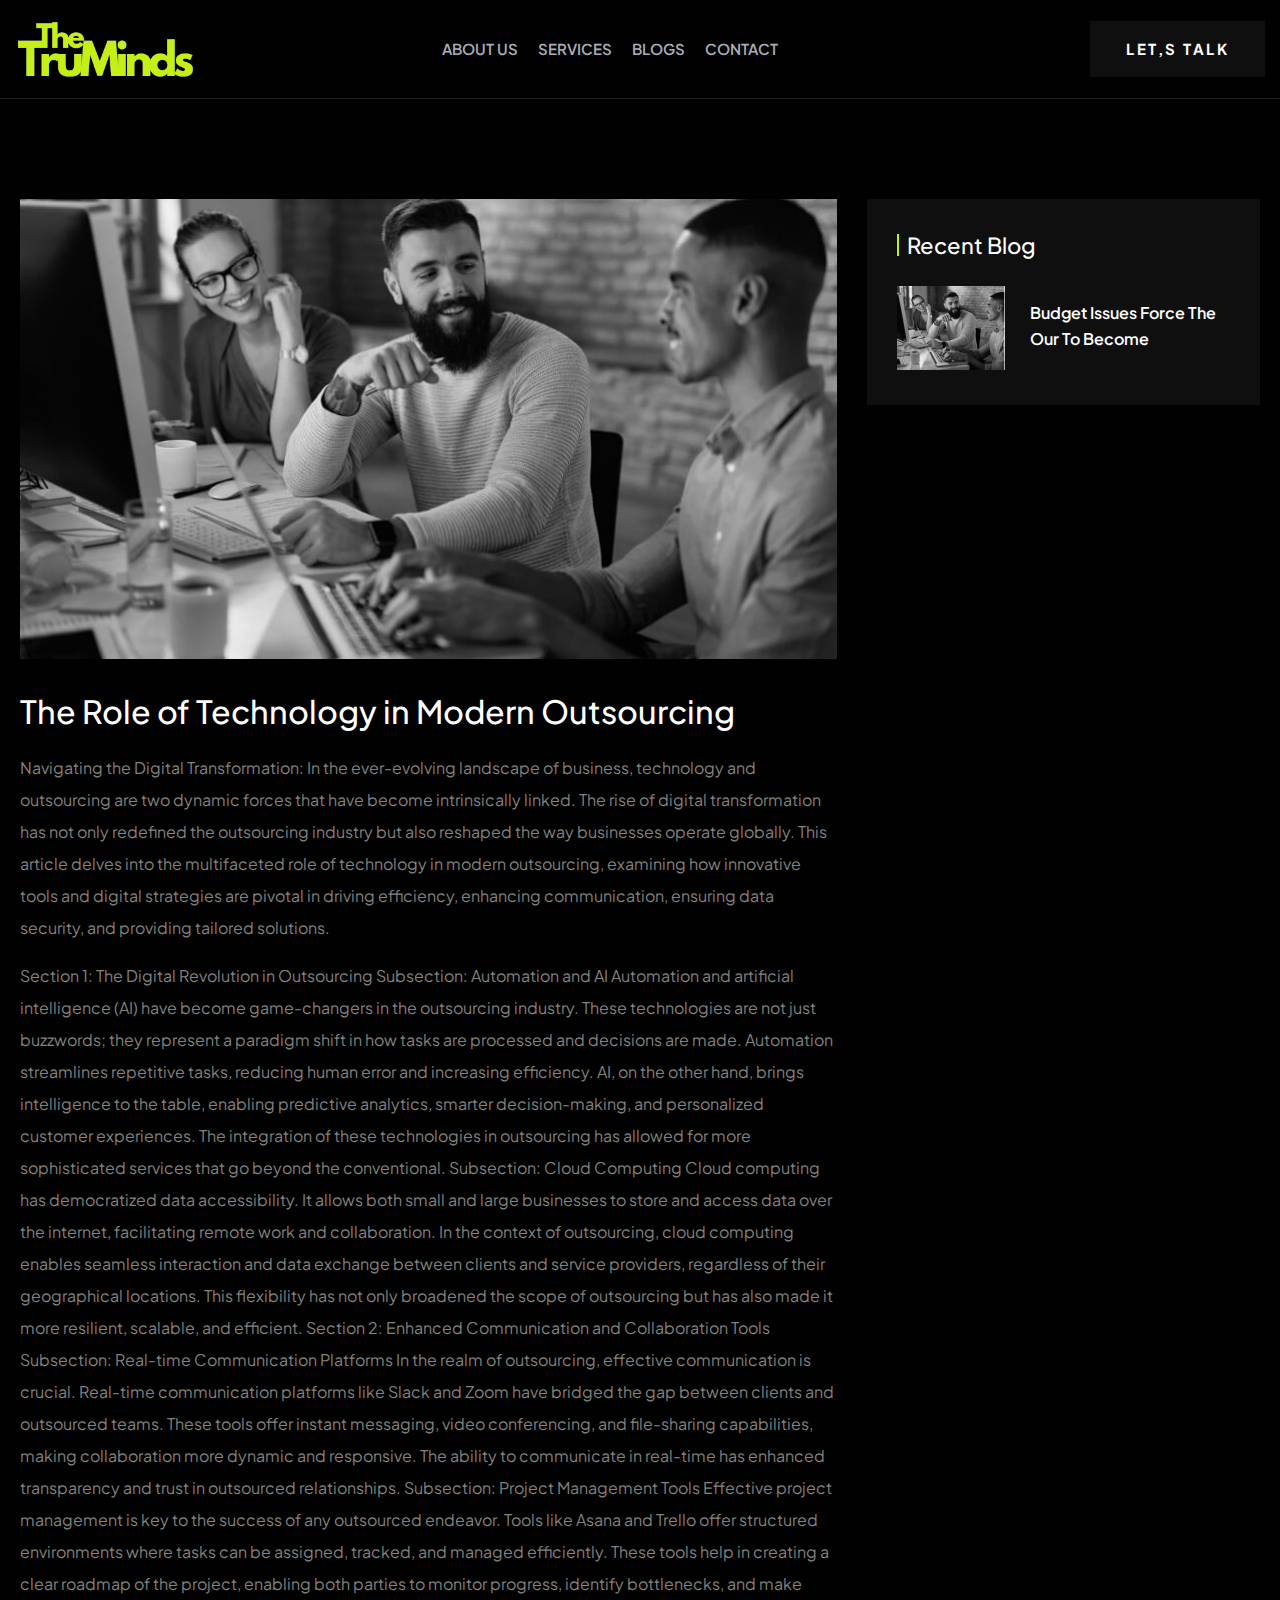
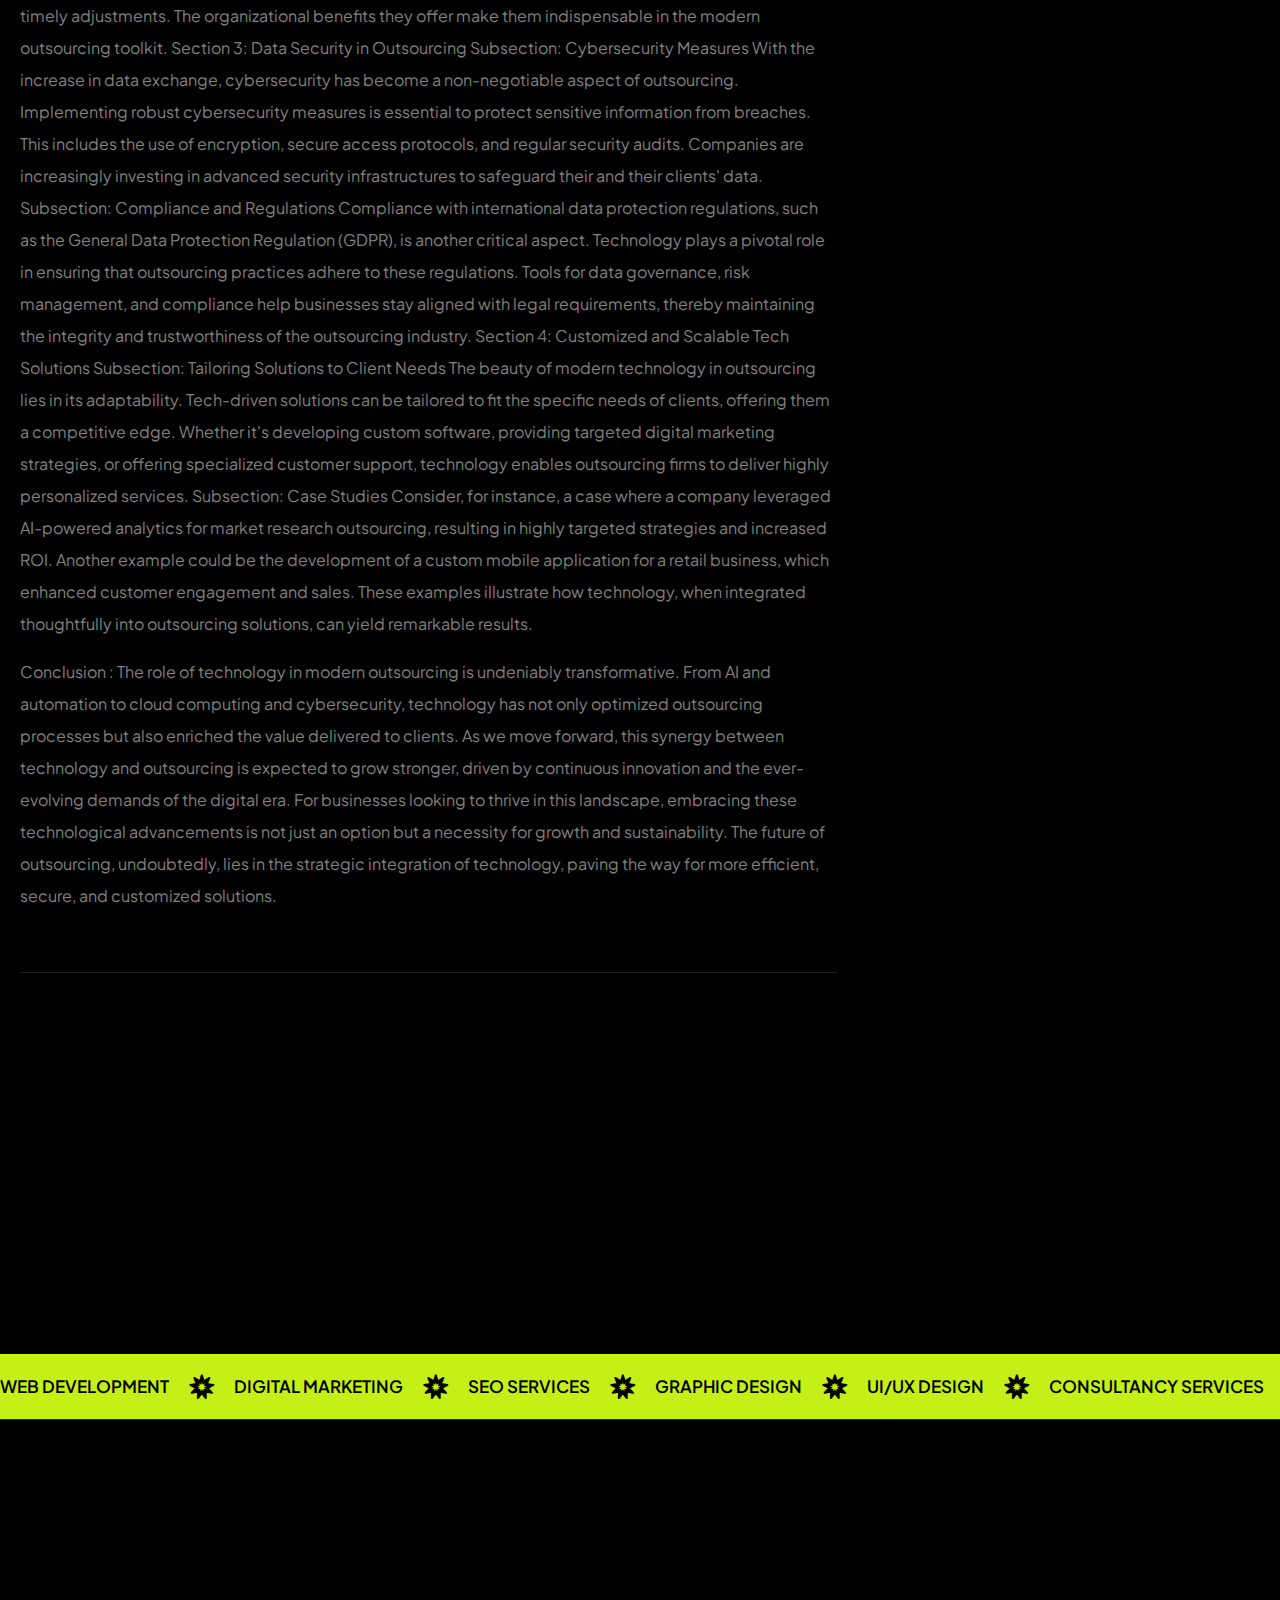
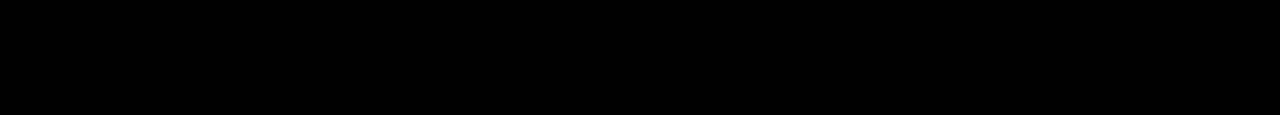
<file: blog-details.html>
<!DOCTYPE html>
<html lang="zxx">

<!-- Mirrored from agincy.netlify.app/blog-details by HTTrack Website Copier/3.x [XR&CO'2014], Sat, 06 Jan 2024 07:47:09 GMT -->
<!-- Added by HTTrack --><meta http-equiv="content-type" content="text/html;charset=UTF-8" /><!-- /Added by HTTrack -->
<head>
    <!-- Required meta tags -->
    <meta charset="utf-8">
    <meta name="description" content="">
    <meta http-equiv="X-UA-Compatible" content="IE=edge">
    <meta name="viewport" content="width=device-width, initial-scale=1, shrink-to-fit=no">

    <!-- Title -->
    <title>Blog Details</title>
    <!-- Favicon Icon -->
    <link rel="shortcut icon" href="assets/images/logos/favicon.png" type="image/x-icon">
    <!-- Google Fonts -->
    <link href="https://fonts.googleapis.com/css2?family=Playfair+Display:ital,wght@1,400;1,700&amp;family=Plus+Jakarta+Sans:wght@400;500;600;700&amp;display=swap" rel="stylesheet">
    
    <!-- Flaticon -->
    <link rel="stylesheet" href="assets/css/flaticon.min.css">
    <!-- Font Awesome -->
    <link rel="stylesheet" href="assets/css/fontawesome-5.14.0.min.css">
    <!-- Bootstrap -->
    <link rel="stylesheet" href="assets/css/bootstrap.min.css">
    <!-- Magnific Popup -->
    <link rel="stylesheet" href="assets/css/magnific-popup.min.css">
    <!-- Nice Select -->
    <link rel="stylesheet" href="assets/css/nice-select.min.css">
    <!-- Animate -->
    <link rel="stylesheet" href="assets/css/animate.min.css">
    <!-- Slick -->
    <link rel="stylesheet" href="assets/css/slick.min.css">
    <!-- Main Style -->
    <link rel="stylesheet" href="assets/css/style.css">
    
</head>
<body>
    <div class="page-wrapper">

        <!-- Preloader -->
        <div class="preloader"><div class="custom-loader"></div></div>

        <!-- main header -->
        <header class="main-header">
            <!--Header-Upper-->
            <div class="header-upper">
                <div class="container container-1695 clearfix">

                    <div class="header-inner rpy-10 rel d-flex align-items-center">
                        <div class="logo-outer">
                            <div class="logo desk-logo"><a href='index.html'><img  src="assets/images/logos/logo.png" alt="Logo" title="Logo"></a></div>
                        </div>

                        <div class="nav-outer ms-lg-auto clearfix">
                            <!-- Main Menu -->
                            <nav class="main-menu navbar-expand-lg">
                                <div class="navbar-header">
                                   <div class="mobile-logo">
                                       <a href='index.html'>
                                            <img src="assets/images/logos/logo.png" alt="Logo" title="Logo">
                                       </a>
                                   </div>
                                   
                                    <!-- Toggle Button -->
                                    <button type="button" class="navbar-toggle" data-bs-toggle="collapse" data-bs-target=".navbar-collapse">
                                        <span class="icon-bar"></span>
                                        <span class="icon-bar"></span>
                                        <span class="icon-bar"></span>
                                    </button>
                                </div>

                                <div class="navbar-collapse collapse clearfix">
                                    <ul class="navigation clearfix">
                                        <li><a href='about.html'>About Us </a></li>

                                        <!-- <li class="dropdown"><a href="index.html">Home</a> -->
                                            <!-- <ul>
                                                <li><a href='index2.html'>Home Two</a></li>
                                                <li><a href='index3.html'>Home Three</a></li>
                                            </ul> -->
                                        </li>
                                        <!-- <li class="dropdown"><a href="#">pages</a>
                                            <ul>
                                                <li><a href='about.html'>About Us</a></li>
                                                <li><a href='faqs.html'>faqs</a></li>
                                                <li class="dropdown"><a href="#">Products</a>
                                                    <ul>
                                                        <li><a href='shop.html'>our Products</a></li>
                                                        <li><a href='portfolio-details.html'>Product Details</a></li>
                                                    </ul>
                                                </li>
                                                <li><a href='team.html'>Team</a></li>
                                                <li class="dropdown"><a href="#">Team</a>
                                                    <ul>
                                                        <li><a href='team-details.html'>Team Details</a></li>
                                                    </ul>
                                                </li>
                                                <li><a href='404.html'>404 error</a></li>
                                            </ul>
                                        </li> -->
                                        <li><a href='services.html'>Services</a></li>
                                        <li><a href='blog.html'>blogs</a></li>
                                        <!-- <li class="dropdown"><a href="#">Services</a> -->
                                            <!-- <ul>
                                                <li><a href='services.html'>Our Services</a></li>
                                                <li><a href='service-details.html'>Service Details</a></li>
                                            </ul> -->
                                        </li>

                                        <!-- <li class="dropdown"><a href="#">Portfolio</a>
                                            <ul>
                                                <li><a href='portfolio.html'>Portfolio One</a></li>
                                                <li><a href='portfolio2.html'>Portfolio Two</a></li>
                                                <li><a href='portfolio3.html'>Portfolio Three</a></li>
                                                <li><a href='portfolio-details.html'>Portfolio Details</a></li>
                                            </ul>
                                        </li> -->

                                        <!-- <li><a href='/#testimonials'>Testimonials</a></li> -->

                                        <!-- <li class="dropdown"><a href="#">blog</a>

                                            <ul>
                                                <li><a href='blog.html'>blog v1</a></li>
                                                <li><a href='blog-v2.html'>blog v2</a></li>
                                                <li><a href='blog-details.html'>blog details</a></li>
                                            </ul>
                                        </li> -->
                                        <li><a href='contact.html'>Contact</a></li>
                                    </ul>
                                </div>

                            </nav>
                            <!-- Main Menu End-->
                        </div>
                        
                        <!-- Menu Button -->
                        <div class="menu-btns ms-lg-auto">
                            <!-- <button class="cart"><i class="far fa-shopping-cart"></i></button> -->
                            
                            <!-- menu sidbar -->
                            <div class="menu-sidebar">
                                <button><a class='theme-btn' href='contact.html'>let,s talk</a></button>
                            </div>
                            
                        </div>
                    </div>
                </div>
            </div>
            <!--End Header Upper-->
        </header>

        <!--Form Back Drop-->
        <div class="form-back-drop"></div>
        
        <!-- Hidden Sidebar -->
        <section class="hidden-bar">
            <div class="inner-box text-center">
                <div class="cross-icon"><span class="fa fa-times"></span></div>
                <div class="title">
                    <h4>Get Appointment</h4>
                </div>

                <!--Appointment Form-->
                <div class="appointment-form">
                    <form method="post" action="">
                        <div class="form-group">
                            <input type="text" name="firstName" value="" placeholder="First Name" required>
                        </div>
                        <div class="form-group">
                            <input type="text" name="Last Name" value="" placeholder="Last Name" required>
                        </div>
                        <div class="form-group">
                            <input type="email" name="email" value="" placeholder="Email Address" required>
                        </div>
                        <div class="form-group">
                            <input type="text" name="phone" value="" placeholder="Phone Number" required>
                        </div>
                        <div class="form-group">
                            <textarea placeholder="Message" rows="3"></textarea>
                        </div>
                        <div class="form-group">
                            <button type="submit" class="theme-btn style-two">Submit now</button>
                        </div>
                    </form>
                </div>

                <!--Social Icons-->
                <div class="social-style-one">
                    <a href="#"><img src="assets/images/logos/twitter.svg" alt="twitter"></a>
                    <a href="#"><i class="fab fa-facebook-f"></i></a>
                    <a href="https://www.instagram.com/kraglobalsolutions/"><i class="fab fa-instagram"></i></a>
                    <a href="https://www.linkedin.com/company/kra-global-solutions"><i class="fab fa-linkedin"></i></a>
                </div>
            </div>
        </section>
        <!--End Hidden Sidebar -->
        
        
        <!-- Page Banner Start -->
        <!-- <section class="page-banner-area pt-135 rpt-95 pb-110 rpb-70 rel z-1 bgs-cover text-center" style="background-image: url(assets/images/background/banner-bg.png);">
            <div class="container">
                <div class="banner-inner text-white wow fadeInUp delay-0-2s">
                    <h1 class="page-title" style="background-image: url(assets/images/shapes/heading-text.jpg);">blog Details</h1>
                </div>
            </div>
        </section> -->
        <!-- Page Banner End -->
        
        
        <!-- Blog Page Two Area start -->
        <div class="blog-page-two pt-100 rpt-70">
            <div class="container">
                <div class="row gap-50">
                    <div class="col-lg-8">
                        <div class="blog-details-content wow fadeInUp delay-0-2s">
                            <div class="image">
                                <!-- <a href="#" class="category">Business</a> -->
                                <img src="assets/images/blog/blog-standard1.jpg" alt="Blog">
                            </div>
                            <div class="content">
                                <!-- <ul class="blog-meta">
                                    <li><i class="far fa-calendar-alt"></i> <a href="#">02 Apr 2021</a></li>
                                    <li><i class="fal fa-comments"></i> <a href="#">Coments (03)</a></li>
                                </ul> -->
                                <h4>The Role of Technology in Modern Outsourcing</h4>
                            </div>
                            <p>
                                Navigating the Digital Transformation:
                                In the ever-evolving landscape of business, technology and outsourcing are two dynamic forces that have become intrinsically linked. The rise of digital transformation has not only redefined the outsourcing industry but also reshaped the way businesses operate globally. This article delves into the multifaceted role of technology in modern outsourcing, examining how innovative tools and digital strategies are pivotal in driving efficiency, enhancing communication, ensuring data security, and providing tailored solutions.
                            </p>
                            <p>
                                Section 1: The Digital Revolution in Outsourcing
                                
                                Subsection: Automation and AI
                                Automation and artificial intelligence (AI) have become game-changers in the outsourcing industry. These technologies are not just buzzwords; they represent a paradigm shift in how tasks are processed and decisions are made. Automation streamlines repetitive tasks, reducing human error and increasing efficiency. AI, on the other hand, brings intelligence to the table, enabling predictive analytics, smarter decision-making, and personalized customer experiences. The integration of these technologies in outsourcing has allowed for more sophisticated services that go beyond the conventional.
                                
                                Subsection: Cloud Computing
                                Cloud computing has democratized data accessibility. It allows both small and large businesses to store and access data over the internet, facilitating remote work and collaboration. In the context of outsourcing, cloud computing enables seamless interaction and data exchange between clients and service providers, regardless of their geographical locations. This flexibility has not only broadened the scope of outsourcing but has also made it more resilient, scalable, and efficient.
                                
                                Section 2: Enhanced Communication and Collaboration Tools
                                
                                Subsection: Real-time Communication Platforms
                                In the realm of outsourcing, effective communication is crucial. Real-time communication platforms like Slack and Zoom have bridged the gap between clients and outsourced teams. These tools offer instant messaging, video conferencing, and file-sharing capabilities, making collaboration more dynamic and responsive. The ability to communicate in real-time has enhanced transparency and trust in outsourced relationships.
                                
                                Subsection: Project Management Tools
                                Effective project management is key to the success of any outsourced endeavor. Tools like Asana and Trello offer structured environments where tasks can be assigned, tracked, and managed efficiently. These tools help in creating a clear roadmap of the project, enabling both parties to monitor progress, identify bottlenecks, and make timely adjustments. The organizational benefits they offer make them indispensable in the modern outsourcing toolkit.
                                
                                Section 3: Data Security in Outsourcing
                                
                                Subsection: Cybersecurity Measures
                                With the increase in data exchange, cybersecurity has become a non-negotiable aspect of outsourcing. Implementing robust cybersecurity measures is essential to protect sensitive information from breaches. This includes the use of encryption, secure access protocols, and regular security audits. Companies are increasingly investing in advanced security infrastructures to safeguard their and their clients' data.
                                
                                Subsection: Compliance and Regulations
                                Compliance with international data protection regulations, such as the General Data Protection Regulation (GDPR), is another critical aspect. Technology plays a pivotal role in ensuring that outsourcing practices adhere to these regulations. Tools for data governance, risk management, and compliance help businesses stay aligned with legal requirements, thereby maintaining the integrity and trustworthiness of the outsourcing industry.
                                
                                Section 4: Customized and Scalable Tech Solutions
                                
                                Subsection: Tailoring Solutions to Client Needs
                                The beauty of modern technology in outsourcing lies in its adaptability. Tech-driven solutions can be tailored to fit the specific needs of clients, offering them a competitive edge. Whether it's developing custom software, providing targeted digital marketing strategies, or offering specialized customer support, technology enables outsourcing firms to deliver highly personalized services.
                                
                                Subsection: Case Studies
                                Consider, for instance, a case where a company leveraged AI-powered analytics for market research outsourcing, resulting in highly targeted strategies and increased ROI. Another example could be the development of a custom mobile application for a retail business, which enhanced customer engagement and sales. These examples illustrate how technology, when integrated thoughtfully into outsourcing solutions, can yield remarkable results.
                            </p>
                            <p>
                                Conclusion :
                                The role of technology in modern outsourcing is undeniably transformative. From AI and automation to cloud computing and cybersecurity, technology has not only optimized outsourcing processes but also enriched the value delivered to clients. As we move forward, this synergy between technology and outsourcing is expected to grow stronger, driven by continuous innovation and the ever-evolving demands of the digital era. For businesses looking to thrive in this landscape, embracing these technological advancements is not just an option but a necessity for growth and sustainability. The future of outsourcing, undoubtedly, lies in the strategic integration of technology, paving the way for more efficient, secure, and customized solutions.
                            </p>
                                
                            <!-- <blockquote>
                                Your time is limited, so don’t waste it living someone else’s life. Don’t be trapped by dogma – which is living with the results
                                <span class="blockquote-footer">John Mehedii</span>
                            </blockquote> -->
                            <!-- <h4>Let our investment management team</h4>
                            <p>We have covered many special events such as fireworks, fairs, parades, races, walks, awards ceremonies, fashion shows, sporting events, and even a memorial service.Lorem ipsum dolor sit amet, consectetur adipiscing elit. vestibulum rhoncus, dolor eget viverra pretium, dolor ellus aliquet nunc,</p> -->
                        </div>
                        <!-- <div class="tag-share py-5 wow fadeInUp delay-0-2s">
                            <div class="item">
                                <b>Tags: </b>
                                <div class="tag-coulds">
                                    <a href='blog.html'>Business</a>
                                    <a href='blog.html'>Design</a>
                                    <a href='blog.html'>apps</a>
                                    <a href='blog.html'>data</a>
                                </div>
                            </div>
                            <div class="item">
                                <b>Share: </b>
                                <div class="social-style-one">
                                    <a href="#"><i class="fab fa-facebook-f"></i></a>
                                    <a href="#"><i class="fab fa-twitter"></i></a>
                                    <a href="#"><i class="fab fa-linkedin-in"></i></a>
                                    <a href="#"><i class="fab fa-instagram"></i></a>
                                </div>
                            </div>
                        </div> -->
                        <hr>
                        
                        <!-- <h4 class="comment-title mt-50 wow fadeInUp delay-0-2s">Post Author</h4> -->
                        <!-- <div class="admin-comment mt-35 wow fadeInUp delay-0-2s">
                            <div class="author-thumb">
                                <img src="assets/images/blog/admin-author.png" alt="Author">
                            </div>
                            <div class="content">
                                <h6>Cameron Williamson</h6>
                                <span class="designation">CEO, Business Co</span>
                                <p>“Good Time is very good in what they're doing more than happy to challenge and push you to think about your decisions both from usability design standpoints.”</p>
                            </div>
                        </div> -->
                        
                        <!-- <h4 class="comment-title mt-70 mb-35 wow fadeInUp delay-0-2s">leave a Comment</h4> -->
                        <!-- <div class="contact-content-part style-two comment-form wow fadeInUp delay-0-2s">
                            <form action="#" method="post">
                                <div class="form-group">
                                    <label for="name"><i class="far fa-user"></i></label>
                                    <input type="text" id="name" name="name" class="form-control" value="" placeholder="Your Name*">
                                </div>
                                <div class="form-group">
                                    <label for="email"><i class="far fa-envelope"></i></label>
                                    <input type="email" id="email" name="email" class="form-control" value="" placeholder="Email Address*">
                                </div>
                                <div class="form-group">
                                    <label for="message"><i class="far fa-edit"></i></label>
                                    <textarea name="message" id="message" class="form-control" rows="4" placeholder="Enter Your Messege here" required ></textarea>
                                </div>
                                <div class="condition">
                                    <input id="conditions" type="checkbox">
                                    <label for="conditions">I agree that my submitted data is being collected and stored.*</label>
                                </div>
                                <button type="submit" class="theme-btn style-two"><i class="fal fa-paper-plane"></i> Get In Touch</button>
                            </form>
                        </div> -->
                    </div>
                    <div class="col-lg-4 col-md-7 col-sm-9">
                        <div class="main-sidebar rmt-65">
                            <!-- <div class="widget widget-author wow fadeInUp delay-0-4s">
                                <img src="assets/images/widgets/author.jpg" alt="Author">
                                <h6>Rosalina D. Willaim</h6>
                                <span class="designation">Blogger/Photographer</span>
                                <p>he whimsically named Egg Canvas is the design director and photographer in New York. Why the nam</p>
                                <div class="social-style-one">
                                    <a href="#"><i class="fab fa-facebook-f"></i></a>
                                    <a href="#"><i class="fab fa-twitter"></i></a>
                                    <a href="#"><i class="fab fa-instagram"></i></a>
                                    <a href="#"><i class="fab fa-pinterest-p"></i></a>
                                </div>
                            </div> -->
                            <!-- <div class="widget widget-search wow fadeInUp delay-0-2s">
                                <h5 class="widget-title">search here</h5>
                                <form action="#" class="default-search-form">
                                    <input type="text" placeholder="search here..." required>
                                    <button type="submit" class="searchbutton far fa-search"></button>
                                </form>
                            </div> -->
                            <div class="widget widget-recent-news wow fadeInUp delay-0-2s">
                                <h5 class="widget-title">Recent Blog</h5>
                                <ul>
                                    <li>
                                        <div class="image">
                                            <img src="assets/images/widgets/blog1.jpg" alt="Blog">
                                        </div>
                                        <div class="content">
                                            <!-- <a class="date" href="#"><i class="far fa-calendar-alt"></i> Jun 23,2023</a> -->
                                            <h6><a href='blog-details.html'>Budget Issues Force The Our To Become</a></h6>
                                        </div>
                                    </li>

                                </ul>
                            </div>
                            <!-- <div class="widget widget-category wow fadeInUp delay-0-4s">
                                <h5 class="widget-title">Catagories</h5>
                                <ul>
                                    <li><a href='blog.html'>Graphic Design <span>03</span></a></li>
                                    <li><a href='blog.html'>Web Development <span>03</span></a></li>
                                    <li><a href='blog.html'>Digital Marketing <span>03</span></a></li>
                                    <li><a href='blog.html'>UI/UX Development <span>03</span></a></li>
                                </ul>
                            </div> -->
                            <!-- <div class="widget widget-tag-cloud wow fadeInUp delay-0-2s">
                                <h5 class="widget-title">Popular Tags</h5>
                                <div class="tag-coulds">
                                    <a href='blog.html'>Design</a>
                                    <a href='blog.html'>marketing</a>
                                    <a href='blog.html'>search</a>
                                    <a href='blog.html'>branding</a>
                                    <a href='blog.html'>startup</a>
                                    <a href='blog.html'>tech</a>
                                    <a href='blog.html'>landing</a>
                                    <a href='blog.html'>coding</a>
                                </div>
                            </div> -->
                        </div>
                    </div>
                </div>
            </div>
        </div>
        <!-- Blog Page Two Area end -->
        
          
        <!-- Lets Talk Area start -->
        <div class="lets-talk-area text-center pt-120 rpt-90 pb-75 rpb-100">
            <div class="container">
                <a class='lets-talk-text wow zoomIn delay-0-2s' href='contact.html'>Let’s Talk <i class="fal fa-arrow-right"></i></a>
            </div>
        </div>
        <!-- Lets Talk Area end -->
           

        <!-- Headline area start -->
        <div class="headline-area bgc-primary py-20">
            <div class="headline-wrap style-two color-black">
                <span class="marquee-wrap">
                    <span class="marquee-inner left">
                         <span class="marquee-item"><b>web development</b><i class="fas fa-bahai"></i></span>
                         <span class="marquee-item"><b>digital marketing</b><i class="fas fa-bahai"></i></span>
                         <span class="marquee-item"><b>seo services</b><i class="fas fa-bahai"></i></span>
                         <span class="marquee-item"><b>graphic design</b><i class="fas fa-bahai"></i></span>
                         <span class="marquee-item"><b>ui/ux design</b><i class="fas fa-bahai"></i></span>
                         <span class="marquee-item"><b>consultancy services</b><i class="fas fa-bahai"></i></span>
                         <span class="marquee-item"><b>finance & accounting</b><i class="fas fa-bahai"></i></span>
                         <span class="marquee-item"><b>administration & compliance</b><i class="fas fa-bahai"></i></span>
                         <span class="marquee-item"><b>talent acquisition</b><i class="fas fa-bahai"></i></span>
                    </span>
                    <span class="marquee-inner left">
                         <span class="marquee-item"><b>web development</b><i class="fas fa-bahai"></i></span>
                         <span class="marquee-item"><b>digital marketing</b><i class="fas fa-bahai"></i></span>
                         <span class="marquee-item"><b>seo services</b><i class="fas fa-bahai"></i></span>
                         <span class="marquee-item"><b>graphic design</b><i class="fas fa-bahai"></i></span>
                         <span class="marquee-item"><b>ui/ux design</b><i class="fas fa-bahai"></i></span>
                         <span class="marquee-item"><b>consultancy services</b><i class="fas fa-bahai"></i></span>
                         <span class="marquee-item"><b>finance & accounting</b><i class="fas fa-bahai"></i></span>
                         <span class="marquee-item"><b>administration & compliance</b><i class="fas fa-bahai"></i></span>
                         <span class="marquee-item"><b>talent acquisition</b><i class="fas fa-bahai"></i></span>
                    </span>
             </div>
        </div>
        <!-- Headline Area end -->
           

        <!-- footer area start -->
        <footer class="main-footer footer-one pt-70 pb-20 bgc-black bordered-top rel z-1">
            <div class="container">
                <div class="row justify-content-between">
                    <div class="col-xl-3 col-lg-4 col-sm-6">
                        <div class="footer-widget widget-about wow fadeInUp delay-0-2s">
                            <div class="footer-logo mb-15">
                                <a href='index.html'><img src="assets/images/logos/logo.png" alt="Logo"></a>
                            </div>
                            <!-- <p>Your Success, Our Expertise!.</p> -->
                            <div class="social-style-one mt-15">
                                <a href="#"><img src="assets/images/logos/twitter.svg" alt="twitter"></a>
                                <a href="#"><i class="fab fa-facebook-f"></i></a>
                                <a href="https://www.instagram.com/kraglobalsolutions/"><i class="fab fa-instagram"></i></a>
                                <a href="https://www.linkedin.com/company/kra-global-solutions
                                "><i class="fab fa-linkedin"></i></a>
                            </div>
                        </div>
                    </div>
                    <div class="col-lg-2 col-6">
                        <div class="footer-widget widget-links wow fadeInUp delay-0-3s">
                            <!-- <h6 class="footer-title">Our Links</h6> -->
                            <ul>
                                <!-- <li><a href='services.html'>Features</a></li> -->
                                <!-- <li><a href='team.html'>Team Member</a></li> -->
                                <li><a href='#testimonials'>Testimonials</a></li>
                                <li><a href='faqs.html'>FAQS</a></li>
                                <li><a href='contact.html'>Contact Us</a></li>
                                <li><a href='about.html#vision'>Vision & Mission</a></li>
                            </ul>
                        </div>
                    </div>
                    <div class="col-lg-2 col-6">
                        <div class="footer-widget widget-links wow fadeInUp delay-0-4s">
                            <!-- <h6 class="footer-title">Find It Fast</h6> -->
                            <ul>
                                <li><a href='index.html'>Home</a></li>
                                <li><a href='services.html'>Services</a></li>
                                <li><a href='about.html'>About Us</a></li>
                                <li><a href='blog.html'>Blogs</a></li>
                               
                            </ul>
                        </div>
                    </div>
                    <!-- <div class="col-xl-3 col-lg-4 col-sm-6">
                        <div class="footer-widget widget-text wow fadeInUp delay-0-5s">
                            <div class="text">
                                <p>New South Head Rd, Double Bay NSW 2028, New York</p>
                                <a href="mailto:kraglobalsolutions@gmail.com">kraglobalsolutions@gmail.com</a><br>
                                <a href="callto:+91 7990944132">+91 7990944132</a>
                            </div>
                        </div>
                    </div> -->
                </div>
            </div>
        </footer>
        <!-- footer area end -->
        
        
        <!-- Scroll Top Button -->
        <button class="scroll-top scroll-to-target" data-target="html"><span class="far fa-angle-double-up"></span></button>

    </div>
    <!--End pagewrapper-->
   
    
    <!-- Jquery -->
    <script src="assets/js/jquery-3.6.0.min.js"></script>
    <!-- Bootstrap -->
    <script src="assets/js/bootstrap.min.js"></script>
    <!-- Appear Js -->
    <script src="assets/js/appear.min.js"></script>
    <!-- Slick -->
    <script src="assets/js/slick.min.js"></script>
    <!-- Magnific Popup -->
    <script src="assets/js/jquery.magnific-popup.min.js"></script>
    <!-- Nice Select -->
    <script src="assets/js/jquery.nice-select.min.js"></script>
    <!-- Image Loader -->
    <script src="assets/js/imagesloaded.pkgd.min.js"></script>
    <!-- Circle Progress -->
    <script src="assets/js/circle-progress.min.js"></script>
    <!-- Skillbar -->
    <script src="assets/js/skill.bars.jquery.min.js"></script>
    <!-- Isotope -->
    <script src="assets/js/isotope.pkgd.min.js"></script>
    <!--  WOW Animation -->
    <script src="assets/js/wow.min.js"></script>
    <!-- Custom script -->
    <script src="assets/js/script.js"></script>

</body>

<!-- Mirrored from agincy.netlify.app/blog-details by HTTrack Website Copier/3.x [XR&CO'2014], Sat, 06 Jan 2024 07:47:09 GMT -->
</html>
</file>
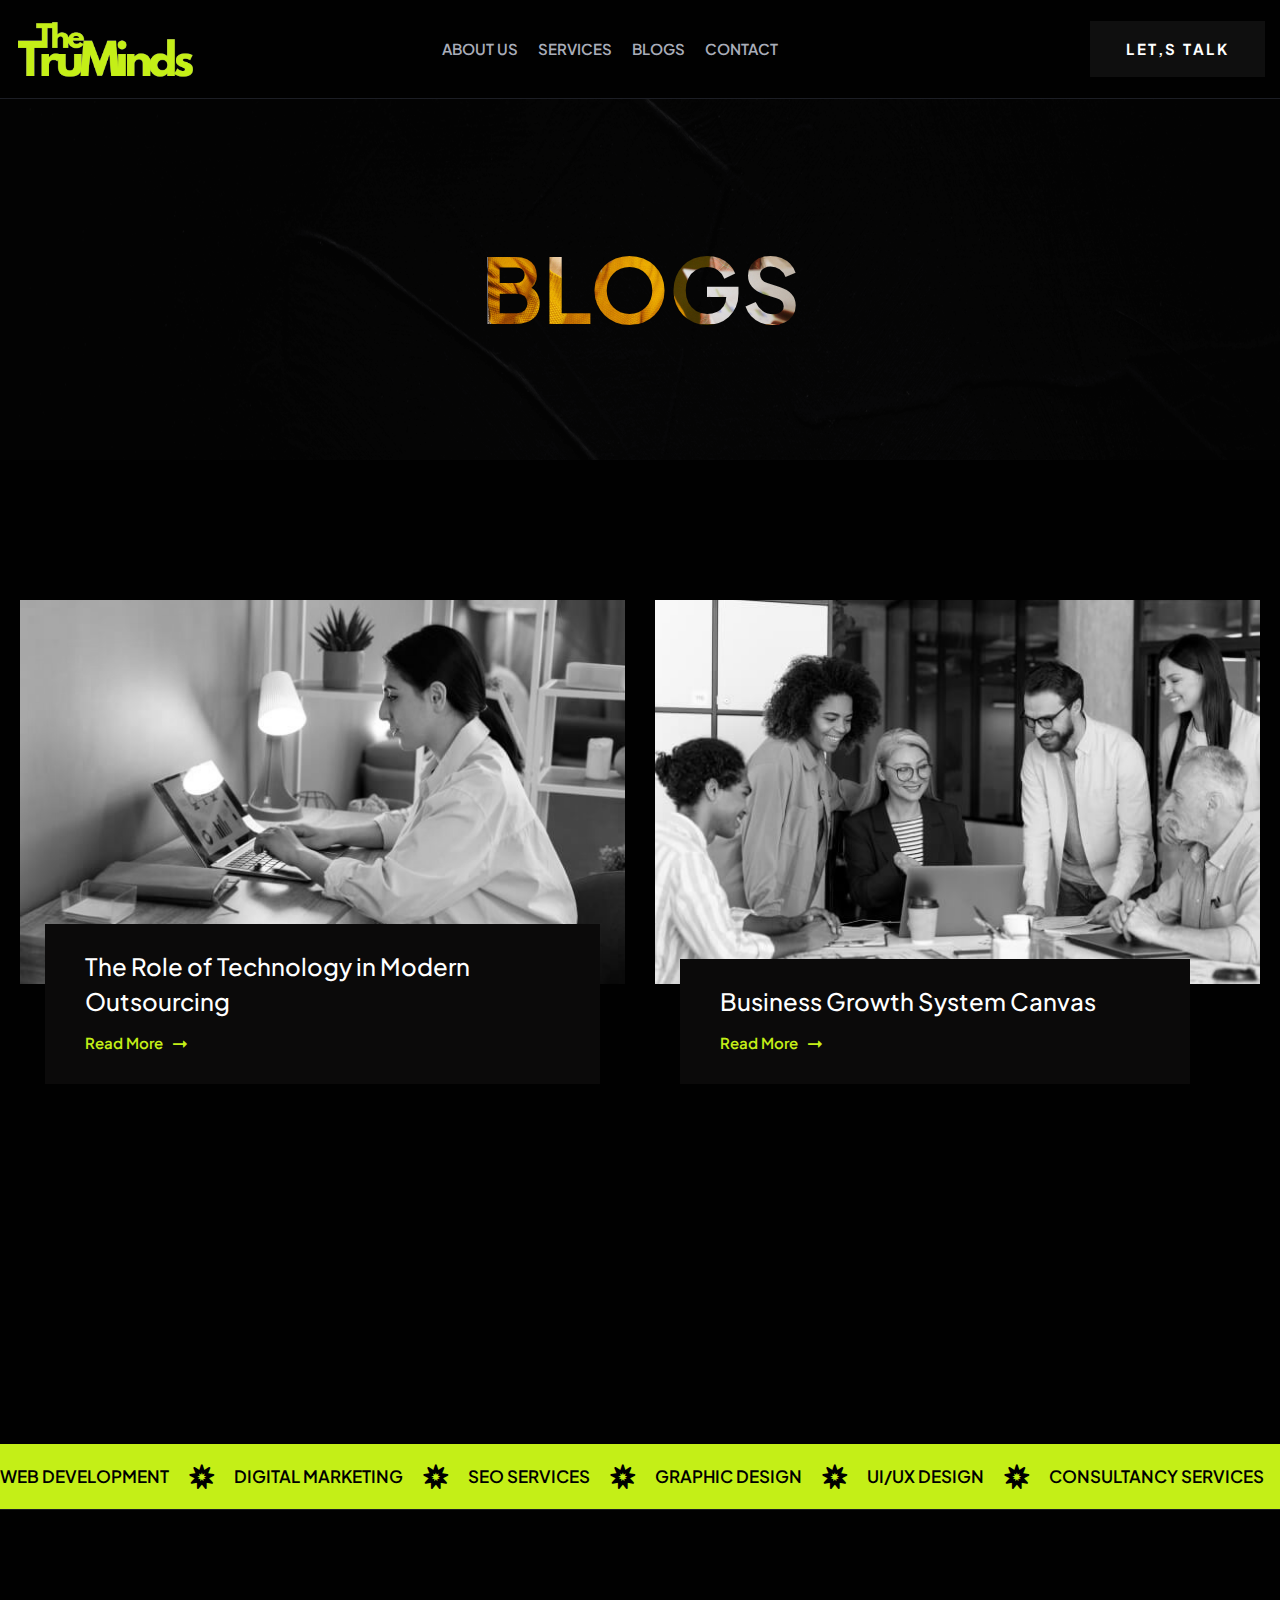
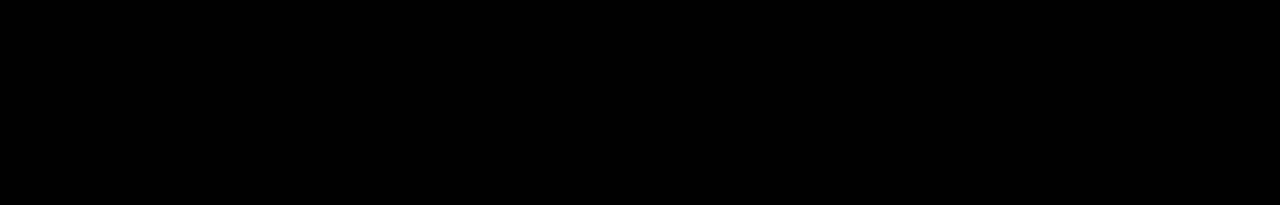
<file: blog.html>
<!DOCTYPE html>
<html lang="zxx">

<!-- Mirrored from agincy.netlify.app/blog by HTTrack Website Copier/3.x [XR&CO'2014], Sat, 06 Jan 2024 07:47:09 GMT -->
<!-- Added by HTTrack --><meta http-equiv="content-type" content="text/html;charset=UTF-8" /><!-- /Added by HTTrack -->
<head>
    <!-- Required meta tags -->
    <meta charset="utf-8">
    <meta name="description" content="">
    <meta http-equiv="X-UA-Compatible" content="IE=edge">
    <meta name="viewport" content="width=device-width, initial-scale=1, shrink-to-fit=no">

    <!-- Title -->
    <title>Blog</title>
    <!-- Favicon Icon -->
    <link rel="shortcut icon" href="assets/images/logos/favicon.png" type="image/x-icon">
    <!-- Google Fonts -->
    <link href="https://fonts.googleapis.com/css2?family=Playfair+Display:ital,wght@1,400;1,700&amp;family=Plus+Jakarta+Sans:wght@400;500;600;700&amp;display=swap" rel="stylesheet">
    
    <!-- Flaticon -->
    <link rel="stylesheet" href="assets/css/flaticon.min.css">
    <!-- Font Awesome -->
    <link rel="stylesheet" href="assets/css/fontawesome-5.14.0.min.css">
    <!-- Bootstrap -->
    <link rel="stylesheet" href="assets/css/bootstrap.min.css">
    <!-- Magnific Popup -->
    <link rel="stylesheet" href="assets/css/magnific-popup.min.css">
    <!-- Nice Select -->
    <link rel="stylesheet" href="assets/css/nice-select.min.css">
    <!-- Animate -->
    <link rel="stylesheet" href="assets/css/animate.min.css">
    <!-- Slick -->
    <link rel="stylesheet" href="assets/css/slick.min.css">
    <!-- Main Style -->
    <link rel="stylesheet" href="assets/css/style.css">
    
</head>
<body>
    <div class="page-wrapper">

        <!-- Preloader -->
        <div class="preloader"><div class="custom-loader"></div></div>

        <!-- main header -->
        <header class="main-header">
            <!--Header-Upper-->
            <div class="header-upper">
                <div class="container container-1695 clearfix">

                    <div class="header-inner rpy-10 rel d-flex align-items-center">
                        <div class="logo-outer">
                            <div class="logo desk-logo"><a href='index.html'><img  src="assets/images/logos/logo.png" alt="Logo" title="Logo"></a></div>
                        </div>

                        <div class="nav-outer ms-lg-auto clearfix">
                            <!-- Main Menu -->
                            <nav class="main-menu navbar-expand-lg">
                                <div class="navbar-header">
                                   <div class="mobile-logo">
                                       <a href='index.html'>
                                            <img src="assets/images/logos/logo.png" alt="Logo" title="Logo">
                                       </a>
                                   </div>
                                   
                                    <!-- Toggle Button -->
                                    <button type="button" class="navbar-toggle" data-bs-toggle="collapse" data-bs-target=".navbar-collapse">
                                        <span class="icon-bar"></span>
                                        <span class="icon-bar"></span>
                                        <span class="icon-bar"></span>
                                    </button>
                                </div>

                                <div class="navbar-collapse collapse clearfix">
                                    <ul class="navigation clearfix">
                                        <li><a href='about.html'>About Us </a></li>

                                        <!-- <li class="dropdown"><a href="index.html">Home</a> -->
                                            <!-- <ul>
                                                <li><a href='index2.html'>Home Two</a></li>
                                                <li><a href='index3.html'>Home Three</a></li>
                                            </ul> -->
                                        </li>
                                        <!-- <li class="dropdown"><a href="#">pages</a>
                                            <ul>
                                                <li><a href='about.html'>About Us</a></li>
                                                <li><a href='faqs.html'>faqs</a></li>
                                                <li class="dropdown"><a href="#">Products</a>
                                                    <ul>
                                                        <li><a href='shop.html'>our Products</a></li>
                                                        <li><a href='portfolio-details.html'>Product Details</a></li>
                                                    </ul>
                                                </li>
                                                <li><a href='team.html'>Team</a></li>
                                                <li class="dropdown"><a href="#">Team</a>
                                                    <ul>
                                                        <li><a href='team-details.html'>Team Details</a></li>
                                                    </ul>
                                                </li>
                                                <li><a href='404.html'>404 error</a></li>
                                            </ul>
                                        </li> -->
                                        <li><a href='services.html'>Services</a></li>
                                        <li><a href='blog.html'>blogs</a></li>
                                        <!-- <li class="dropdown"><a href="#">Services</a> -->
                                            <!-- <ul>
                                                <li><a href='services.html'>Our Services</a></li>
                                                <li><a href='service-details.html'>Service Details</a></li>
                                            </ul> -->
                                        </li>

                                        <!-- <li class="dropdown"><a href="#">Portfolio</a>
                                            <ul>
                                                <li><a href='portfolio.html'>Portfolio One</a></li>
                                                <li><a href='portfolio2.html'>Portfolio Two</a></li>
                                                <li><a href='portfolio3.html'>Portfolio Three</a></li>
                                                <li><a href='portfolio-details.html'>Portfolio Details</a></li>
                                            </ul>
                                        </li> -->

                                        <!-- <li><a href='/#testimonials'>Testimonials</a></li> -->

                                        <!-- <li class="dropdown"><a href="#">blog</a>

                                            <ul>
                                                <li><a href='blog.html'>blog v1</a></li>
                                                <li><a href='blog-v2.html'>blog v2</a></li>
                                                <li><a href='blog-details.html'>blog details</a></li>
                                            </ul>
                                        </li> -->
                                        <li><a href='contact.html'>Contact</a></li>
                                    </ul>
                                </div>

                            </nav>
                            <!-- Main Menu End-->
                        </div>
                        
                        <!-- Menu Button -->
                        <div class="menu-btns ms-lg-auto">
                            <!-- <button class="cart"><i class="far fa-shopping-cart"></i></button> -->
                            
                            <!-- menu sidbar -->
                            <div class="menu-sidebar">
                                <button><a class='theme-btn' href='contact.html'>let,s talk</a></button>
                            </div>
                            
                        </div>
                    </div>
                </div>
            </div>
            <!--End Header Upper-->
        </header>
       

        <!--Form Back Drop-->
        <div class="form-back-drop"></div>
        
        <!-- Hidden Sidebar -->
        <section class="hidden-bar">
            <div class="inner-box text-center">
                <div class="cross-icon"><span class="fa fa-times"></span></div>
                <div class="title">
                    <h4>Get Appointment</h4>
                </div>

                <!--Appointment Form-->
                <div class="appointment-form">
                    <form method="post" action="">
                        <div class="form-group">
                            <input type="text" name="firstName" value="" placeholder="First Name" required>
                        </div>
                        <div class="form-group">
                            <input type="text" name="Last Name" value="" placeholder="Last Name" required>
                        </div>
                        <div class="form-group">
                            <input type="email" name="email" value="" placeholder="Email Address" required>
                        </div>
                        <div class="form-group">
                            <input type="text" name="phone" value="" placeholder="Phone Number" required>
                        </div>
                        <div class="form-group">
                            <textarea placeholder="Message" rows="3"></textarea>
                        </div>
                        <div class="form-group">
                            <button type="submit" class="theme-btn style-two">Submit now</button>
                        </div>
                    </form>
                </div>

                <!--Social Icons-->
                <div class="social-style-one">
                    <a href="#"><img src="assets/images/logos/twitter.svg" alt="twitter"></a>
                    <a href="#"><i class="fab fa-facebook-f"></i></a>
                    <a href="https://www.instagram.com/kraglobalsolutions/"><i class="fab fa-instagram"></i></a>
                    <a href="https://www.linkedin.com/company/kra-global-solutions"><i class="fab fa-linkedin"></i></a>
                </div>
            </div>
        </section>
        <!--End Hidden Sidebar -->
        
        
        <!-- Page Banner Start -->
        <section class="page-banner-area pt-135 rpt-95 pb-110 rpb-70 rel z-1 bgs-cover text-center" style="background-image: url(assets/images/background/banner-bg.png);">
            <div class="container">
                <div class="banner-inner text-white wow fadeInUp delay-0-2s">
                    <!-- <nav aria-label="breadcrumb">
                        <ol class="breadcrumb justify-content-center">
                            <li class="breadcrumb-item"><a href='index.html'>Home</a></li>
                            <li class="breadcrumb-item active">Blog Page</li>
                        </ol>
                    </nav> -->
                    <h1 class="page-title" style="background-image: url(assets/images/shapes/heading-text.jpg);">Blogs</h1>
                </div>
            </div>
        </section>
        <!-- Page Banner End -->
        
        
        <!-- Blog Area start -->
        <section class="blog-page-area pt-140 rpt-100 rel z-1">
            <div class="container">
                <div class="row">
                    <div class="col-lg-6">
                        <div class="blog-item-two style-two wow fadeInUp delay-0-2s">
                            <div class="image">
                                <img src="assets/images/blog/blog-page1.jpg" alt="Blog">
                            </div>
                            <div class="content">
                                <h5><a href='blog-details.html'>The Role of Technology in Modern Outsourcing</a></h5>
                                <a class='read-more' href='blog-details.html'>Read More <i class="far fa-long-arrow-alt-right"></i></a>
                            </div>
                        </div>
                    </div>
                    <div class="col-lg-6">
                        <div class="blog-item-two style-two wow fadeInUp delay-0-4s">
                            <div class="image">
                                <img src="assets/images/blog/blog-page2.jpg" alt="Blog">
                            </div>
                            <div class="content">
                                <h5><a href='blog-details.html'>Business Growth System Canvas</a></h5>
                                <a class='read-more' href='blog-details.html'>Read More <i class="far fa-long-arrow-alt-right"></i></a>
                            </div>
                        </div>
                    </div>
                </div>
            </div>
        </section>
        <!-- Blog Area end -->
         
          
        <!-- Lets Talk Area start -->
        <div class="lets-talk-area text-center pt-55 rpt-30 pb-75 rpb-100">
            <div class="container">
                <a class='lets-talk-text wow zoomIn delay-0-2s' href='contact.html'>Let’s Talk <i class="fal fa-arrow-right"></i></a>
            </div>
        </div>
        <!-- Lets Talk Area end -->
           

        <!-- Headline area start -->
        <div class="headline-area bgc-primary py-20">
            <div class="headline-wrap style-two color-black">
                <span class="marquee-wrap">
                    <span class="marquee-inner left">
                         <span class="marquee-item"><b>web development</b><i class="fas fa-bahai"></i></span>
                         <span class="marquee-item"><b>digital marketing</b><i class="fas fa-bahai"></i></span>
                         <span class="marquee-item"><b>seo services</b><i class="fas fa-bahai"></i></span>
                         <span class="marquee-item"><b>graphic design</b><i class="fas fa-bahai"></i></span>
                         <span class="marquee-item"><b>ui/ux design</b><i class="fas fa-bahai"></i></span>
                         <span class="marquee-item"><b>consultancy services</b><i class="fas fa-bahai"></i></span>
                         <span class="marquee-item"><b>finance & accounting</b><i class="fas fa-bahai"></i></span>
                         <span class="marquee-item"><b>administration & compliance</b><i class="fas fa-bahai"></i></span>
                         <span class="marquee-item"><b>talent acquisition</b><i class="fas fa-bahai"></i></span>
                    </span>
                    <span class="marquee-inner left">
                         <span class="marquee-item"><b>web development</b><i class="fas fa-bahai"></i></span>
                         <span class="marquee-item"><b>digital marketing</b><i class="fas fa-bahai"></i></span>
                         <span class="marquee-item"><b>seo services</b><i class="fas fa-bahai"></i></span>
                         <span class="marquee-item"><b>graphic design</b><i class="fas fa-bahai"></i></span>
                         <span class="marquee-item"><b>ui/ux design</b><i class="fas fa-bahai"></i></span>
                         <span class="marquee-item"><b>consultancy services</b><i class="fas fa-bahai"></i></span>
                         <span class="marquee-item"><b>finance & accounting</b><i class="fas fa-bahai"></i></span>
                         <span class="marquee-item"><b>administration & compliance</b><i class="fas fa-bahai"></i></span>
                         <span class="marquee-item"><b>talent acquisition</b><i class="fas fa-bahai"></i></span>
                    </span>
             </div>
        </div>
        <!-- Headline Area end -->
           

        <!-- footer area start -->
        <footer class="main-footer footer-one pt-70 pb-20 bgc-black bordered-top rel z-1">
            <div class="container">
                <div class="row justify-content-between">
                    <div class="col-xl-3 col-lg-4 col-sm-6">
                        <div class="footer-widget widget-about wow fadeInUp delay-0-2s">
                            <div class="footer-logo mb-15">
                                <a href='index.html'><img src="assets/images/logos/logo.png" alt="Logo"></a>
                            </div>
                            <!-- <p>Your Success, Our Expertise!.</p> -->
                            <div class="social-style-one mt-15">
                                <a href="#"><img src="assets/images/logos/twitter.svg" alt="twitter"></a>
                                <a href="#"><i class="fab fa-facebook-f"></i></a>
                                <a href="https://www.instagram.com/kraglobalsolutions/"><i class="fab fa-instagram"></i></a>
                                <a href="https://www.linkedin.com/company/kra-global-solutions
                                "><i class="fab fa-linkedin"></i></a>
                            </div>
                        </div>
                    </div>
                    <div class="col-lg-2 col-6">
                        <div class="footer-widget widget-links wow fadeInUp delay-0-3s">
                            <!-- <h6 class="footer-title">Our Links</h6> -->
                            <ul>
                                <!-- <li><a href='services.html'>Features</a></li> -->
                                <!-- <li><a href='team.html'>Team Member</a></li> -->
                                <li><a href='#testimonials'>Testimonials</a></li>
                                <li><a href='faqs.html'>FAQS</a></li>
                                <li><a href='contact.html'>Contact Us</a></li>
                                <li><a href='about.html#vision'>Vision & Mission</a></li>
                            </ul>
                        </div>
                    </div>
                    <div class="col-lg-2 col-6">
                        <div class="footer-widget widget-links wow fadeInUp delay-0-4s">
                            <!-- <h6 class="footer-title">Find It Fast</h6> -->
                            <ul>
                                <li><a href='index.html'>Home</a></li>
                                <li><a href='services.html'>Services</a></li>
                                <li><a href='about.html'>About Us</a></li>
                                <li><a href='blog.html'>Blogs</a></li>
                               
                            </ul>
                        </div>
                    </div>
                    <!-- <div class="col-xl-3 col-lg-4 col-sm-6">
                        <div class="footer-widget widget-text wow fadeInUp delay-0-5s">
                            <div class="text">
                                <p>New South Head Rd, Double Bay NSW 2028, New York</p>
                                <a href="mailto:kraglobalsolutions@gmail.com">kraglobalsolutions@gmail.com</a><br>
                                <a href="callto:+91 7990944132">+91 7990944132</a>
                            </div>
                        </div>
                    </div> -->
                </div>
            </div>
        </footer>
        <!-- footer area end -->
        
        
        <!-- Scroll Top Button -->
        <button class="scroll-top scroll-to-target" data-target="html"><span class="far fa-angle-double-up"></span></button>

    </div>
    <!--End pagewrapper-->
   
    
    <!-- Jquery -->
    <script src="assets/js/jquery-3.6.0.min.js"></script>
    <!-- Bootstrap -->
    <script src="assets/js/bootstrap.min.js"></script>
    <!-- Appear Js -->
    <script src="assets/js/appear.min.js"></script>
    <!-- Slick -->
    <script src="assets/js/slick.min.js"></script>
    <!-- Magnific Popup -->
    <script src="assets/js/jquery.magnific-popup.min.js"></script>
    <!-- Nice Select -->
    <script src="assets/js/jquery.nice-select.min.js"></script>
    <!-- Image Loader -->
    <script src="assets/js/imagesloaded.pkgd.min.js"></script>
    <!-- Circle Progress -->
    <script src="assets/js/circle-progress.min.js"></script>
    <!-- Skillbar -->
    <script src="assets/js/skill.bars.jquery.min.js"></script>
    <!-- Isotope -->
    <script src="assets/js/isotope.pkgd.min.js"></script>
    <!--  WOW Animation -->
    <script src="assets/js/wow.min.js"></script>
    <!-- Custom script -->
    <script src="assets/js/script.js"></script>

</body>

<!-- Mirrored from agincy.netlify.app/blog by HTTrack Website Copier/3.x [XR&CO'2014], Sat, 06 Jan 2024 07:47:09 GMT -->
</html>
</file>
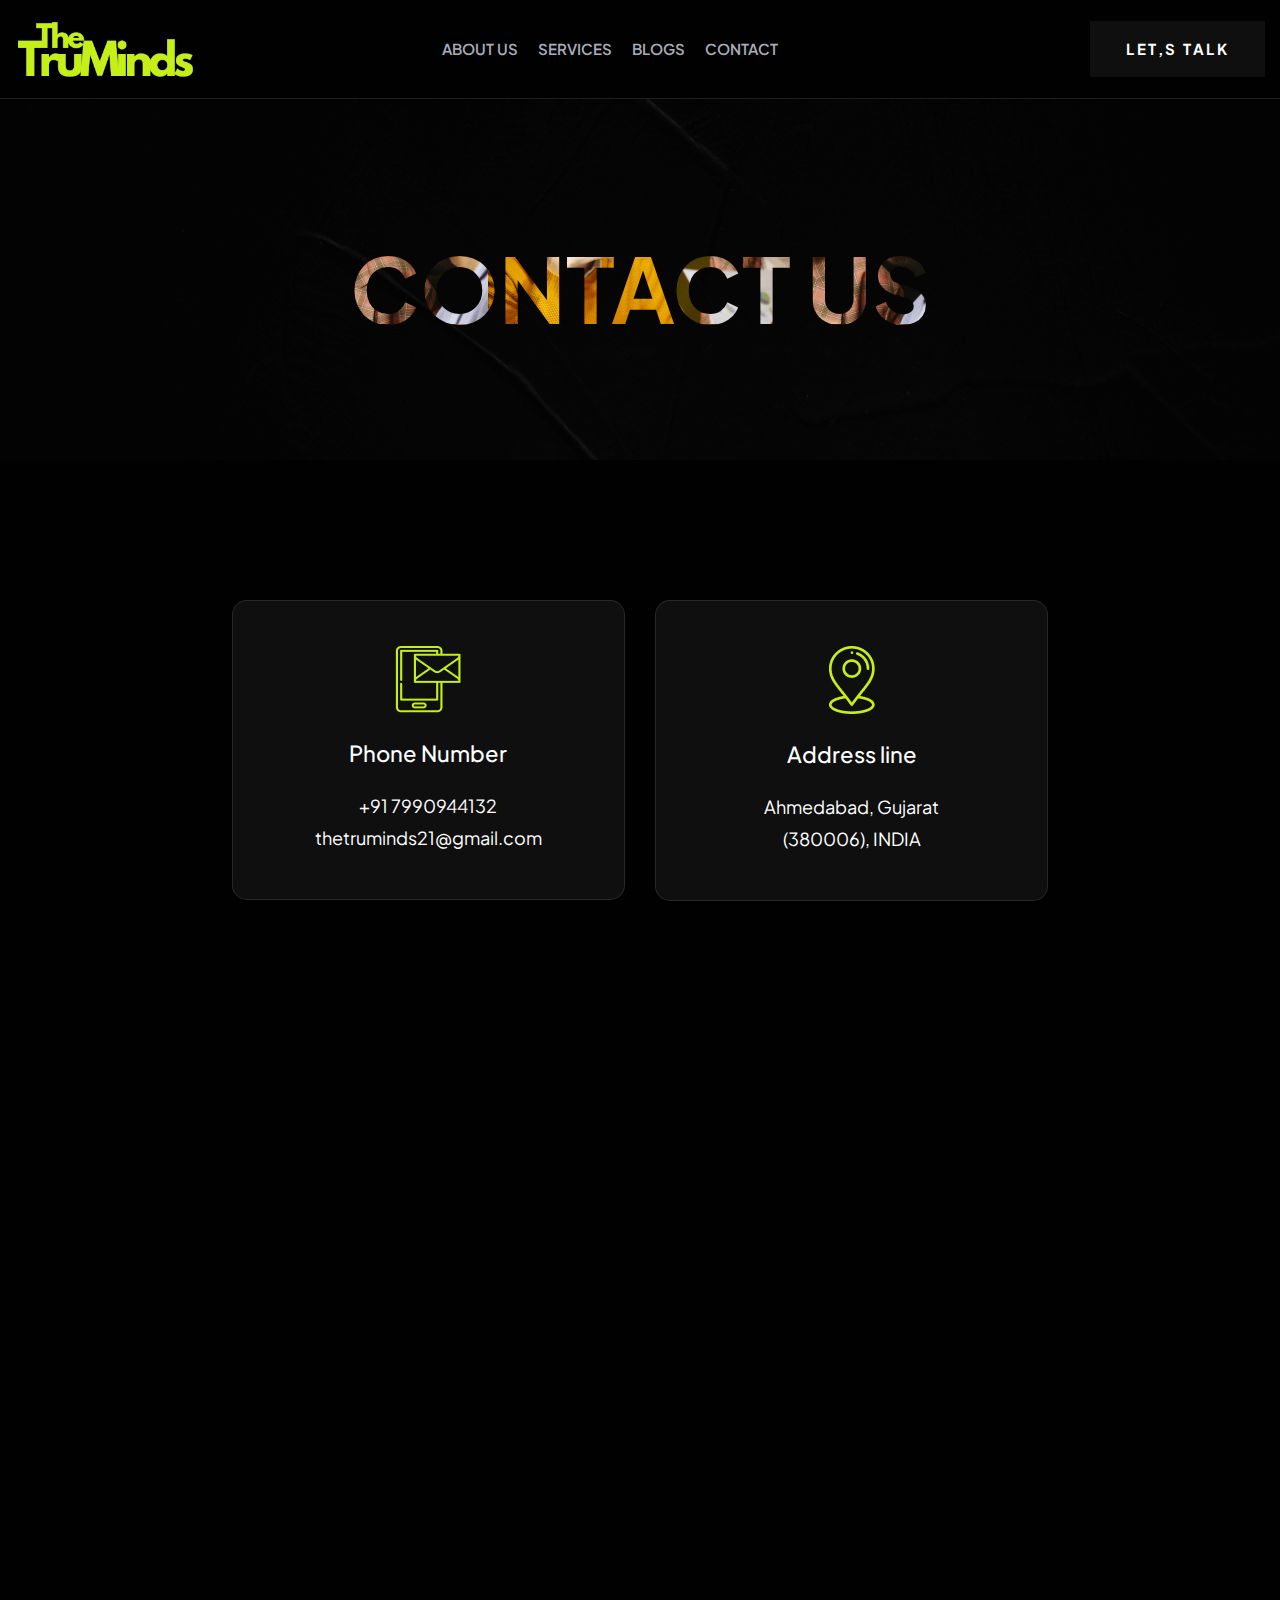
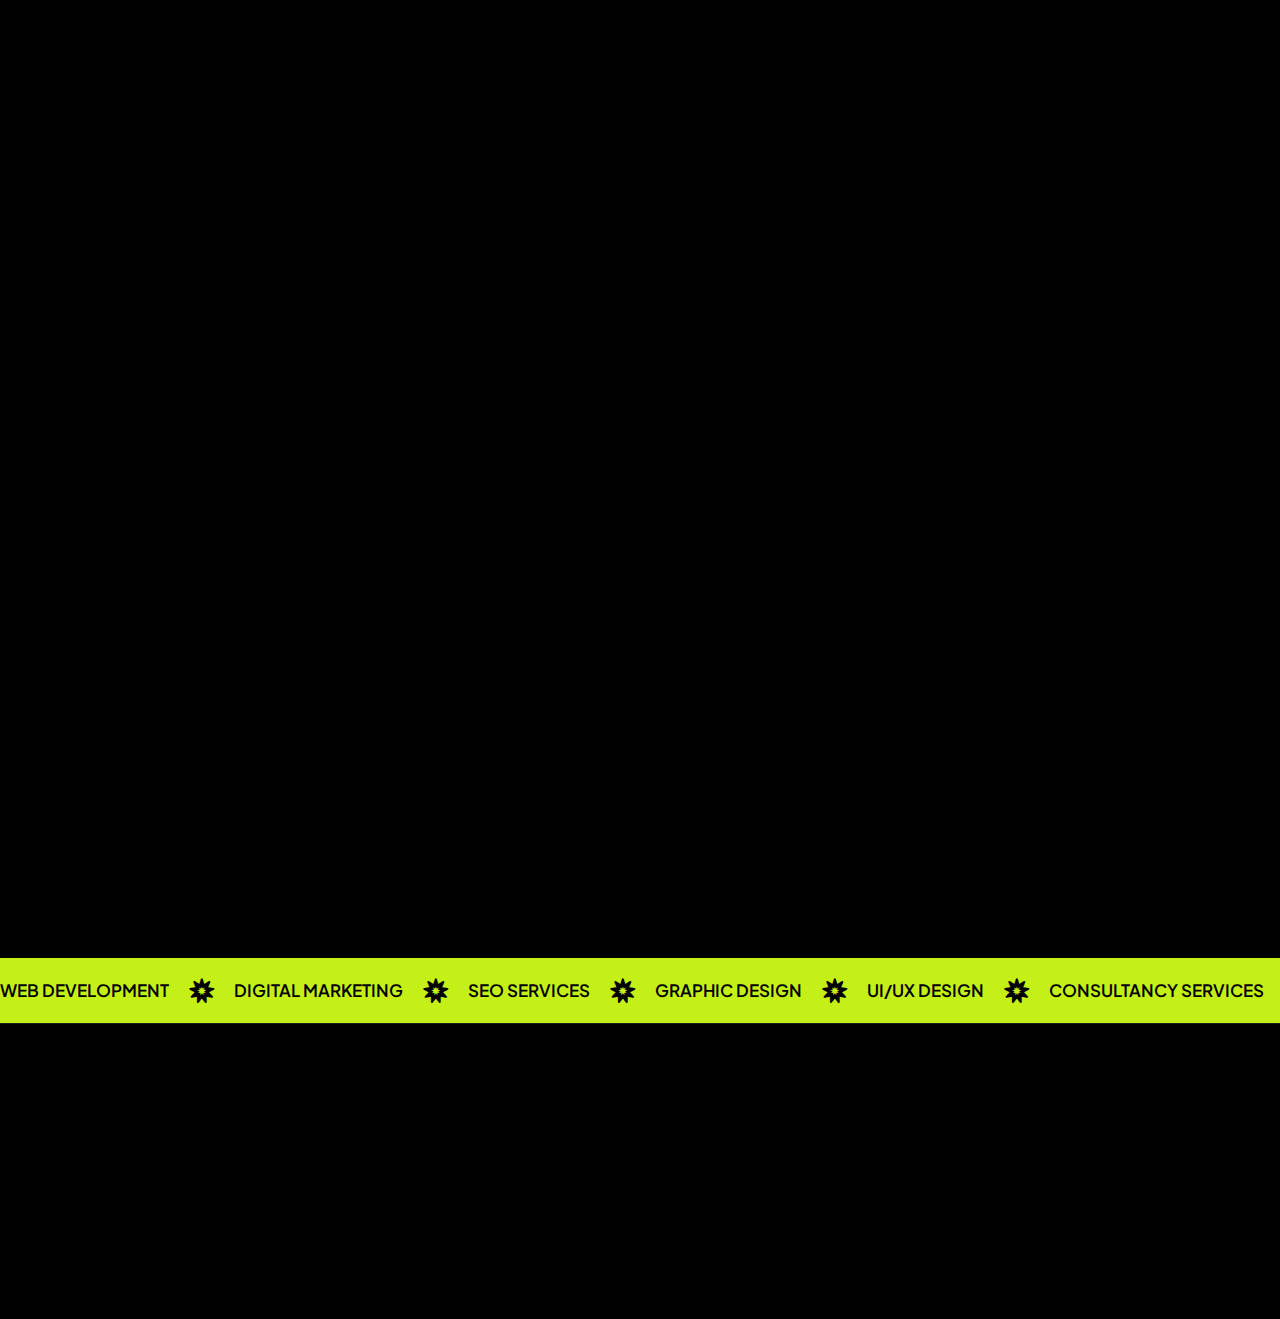
<file: contact.html>
<!DOCTYPE html>
<html lang="zxx">

<!-- Mirrored from agincy.netlify.app/contact by HTTrack Website Copier/3.x [XR&CO'2014], Sat, 06 Jan 2024 07:47:09 GMT -->
<!-- Added by HTTrack --><meta http-equiv="content-type" content="text/html;charset=UTF-8" /><!-- /Added by HTTrack -->
<head>
    <!-- Required meta tags -->
    <meta charset="utf-8">
    <meta name="description" content="">
    <meta http-equiv="X-UA-Compatible" content="IE=edge">
    <meta name="viewport" content="width=device-width, initial-scale=1, shrink-to-fit=no">

    <!-- Title -->
    <title>Contact Us</title>
    <!-- Favicon Icon -->
    <link rel="shortcut icon" href="assets/images/logos/favicon.png" type="image/x-icon">
    <!-- Google Fonts -->
    <link href="https://fonts.googleapis.com/css2?family=Playfair+Display:ital,wght@1,400;1,700&amp;family=Plus+Jakarta+Sans:wght@400;500;600;700&amp;display=swap" rel="stylesheet">
    
    <!-- Flaticon -->
    <link rel="stylesheet" href="assets/css/flaticon.min.css">
    <!-- Font Awesome -->
    <link rel="stylesheet" href="assets/css/fontawesome-5.14.0.min.css">
    <!-- Bootstrap -->
    <link rel="stylesheet" href="assets/css/bootstrap.min.css">
    <!-- Magnific Popup -->
    <link rel="stylesheet" href="assets/css/magnific-popup.min.css">
    <!-- Nice Select -->
    <link rel="stylesheet" href="assets/css/nice-select.min.css">
    <!-- Animate -->
    <link rel="stylesheet" href="assets/css/animate.min.css">
    <!-- Slick -->
    <link rel="stylesheet" href="assets/css/slick.min.css">
    <!-- Main Style -->
    <link rel="stylesheet" href="assets/css/style.css">
    
</head>
<body>
    <div class="page-wrapper">

        <!-- Preloader -->
        <div class="preloader"><div class="custom-loader"></div></div>

        <!-- main header -->
        <header class="main-header">
            <!--Header-Upper-->
            <div class="header-upper">
                <div class="container container-1695 clearfix">

                    <div class="header-inner rpy-10 rel d-flex align-items-center">
                        <div class="logo-outer">
                            <div class="logo desk-logo"><a href='index.html'><img  src="assets/images/logos/logo.png" alt="Logo" title="Logo"></a></div>
                        </div>

                        <div class="nav-outer ms-lg-auto clearfix">
                            <!-- Main Menu -->
                            <nav class="main-menu navbar-expand-lg">
                                <div class="navbar-header">
                                   <div class="mobile-logo">
                                       <a href='index.html'>
                                            <img src="assets/images/logos/logo.png" alt="Logo" title="Logo">
                                       </a>
                                   </div>
                                   
                                    <!-- Toggle Button -->
                                    <button type="button" class="navbar-toggle" data-bs-toggle="collapse" data-bs-target=".navbar-collapse">
                                        <span class="icon-bar"></span>
                                        <span class="icon-bar"></span>
                                        <span class="icon-bar"></span>
                                    </button>
                                </div>

                                <div class="navbar-collapse collapse clearfix">
                                    <ul class="navigation clearfix">
                                        <li><a href='about.html'>About Us </a></li>

                                        <!-- <li class="dropdown"><a href="index.html">Home</a> -->
                                            <!-- <ul>
                                                <li><a href='index2.html'>Home Two</a></li>
                                                <li><a href='index3.html'>Home Three</a></li>
                                            </ul> -->
                                        </li>
                                        <!-- <li class="dropdown"><a href="#">pages</a>
                                            <ul>
                                                <li><a href='about.html'>About Us</a></li>
                                                <li><a href='faqs.html'>faqs</a></li>
                                                <li class="dropdown"><a href="#">Products</a>
                                                    <ul>
                                                        <li><a href='shop.html'>our Products</a></li>
                                                        <li><a href='portfolio-details.html'>Product Details</a></li>
                                                    </ul>
                                                </li>
                                                <li><a href='team.html'>Team</a></li>
                                                <li class="dropdown"><a href="#">Team</a>
                                                    <ul>
                                                        <li><a href='team-details.html'>Team Details</a></li>
                                                    </ul>
                                                </li>
                                                <li><a href='404.html'>404 error</a></li>
                                            </ul>
                                        </li> -->
                                        <li><a href='services.html'>Services</a></li>
                                        <li><a href='blog.html'>blogs</a></li>
                                        <!-- <li class="dropdown"><a href="#">Services</a> -->
                                            <!-- <ul>
                                                <li><a href='services.html'>Our Services</a></li>
                                                <li><a href='service-details.html'>Service Details</a></li>
                                            </ul> -->
                                        </li>

                                        <!-- <li class="dropdown"><a href="#">Portfolio</a>
                                            <ul>
                                                <li><a href='portfolio.html'>Portfolio One</a></li>
                                                <li><a href='portfolio2.html'>Portfolio Two</a></li>
                                                <li><a href='portfolio3.html'>Portfolio Three</a></li>
                                                <li><a href='portfolio-details.html'>Portfolio Details</a></li>
                                            </ul>
                                        </li> -->

                                        <!-- <li><a href='/#testimonials'>Testimonials</a></li> -->

                                        <!-- <li class="dropdown"><a href="#">blog</a>

                                            <ul>
                                                <li><a href='blog.html'>blog v1</a></li>
                                                <li><a href='blog-v2.html'>blog v2</a></li>
                                                <li><a href='blog-details.html'>blog details</a></li>
                                            </ul>
                                        </li> -->
                                        <li><a href='contact.html'>Contact</a></li>
                                    </ul>
                                </div>

                            </nav>
                            <!-- Main Menu End-->
                        </div>
                        
                        <!-- Menu Button -->
                        <div class="menu-btns ms-lg-auto">
                            <!-- <button class="cart"><i class="far fa-shopping-cart"></i></button> -->
                            
                            <!-- menu sidbar -->
                            <div class="menu-sidebar">
                                <button><a class='theme-btn' href='contact.html'>let,s talk</a></button>
                            </div>
                            
                        </div>
                    </div>
                </div>
            </div>
            <!--End Header Upper-->
        </header>
       

        <!--Form Back Drop-->
        <div class="form-back-drop"></div>
        
        <!-- Hidden Sidebar -->
        <section class="hidden-bar">
            <div class="inner-box text-center">
                <div class="cross-icon"><span class="fa fa-times"></span></div>
                <div class="title">
                    <h4>Get Appointment</h4>
                </div>

                <!--Appointment Form-->
                <div class="appointment-form">
                    <form method="post" action="">
                        <div class="form-group">
                            <input type="text" name="firstName" value="" placeholder="First Name" required>
                        </div>
                        <div class="form-group">
                            <input type="text" name="Last Name" value="" placeholder="Last Name" required>
                        </div>
                        <div class="form-group">
                            <input type="email" name="email" value="" placeholder="Email Address" required>
                        </div>
                        <div class="form-group">
                            <input type="text" name="phone" value="" placeholder="Phone Number" required>
                        </div>
                        <div class="form-group">
                            <textarea placeholder="Message" rows="3"></textarea>
                        </div>
                        <div class="form-group">
                            <button type="submit" class="theme-btn style-two">Submit now</button>
                        </div>
                    </form>
                </div>

                <!--Social Icons-->
                <div class="social-style-one">
                    <a href="#"><img src="assets/images/logos/twitter.svg" alt="twitter"></a>
                    <a href="#"><i class="fab fa-facebook-f"></i></a>
                    <a href="https://www.instagram.com/kraglobalsolutions/"><i class="fab fa-instagram"></i></a>
                    <a href="https://www.linkedin.com/company/kra-global-solutions"><i class="fab fa-linkedin"></i></a>
                </div>
            </div>
        </section>
        <!--End Hidden Sidebar -->
        
        
        <!-- Page Banner Start -->
        <section class="page-banner-area pt-135 rpt-95 pb-110 rpb-70 rel z-1 bgs-cover text-center" style="background-image: url(assets/images/background/banner-bg.png);">
            <div class="container">
                <div class="banner-inner text-white wow fadeInUp delay-0-2s">
                    <!-- <nav aria-label="breadcrumb">
                        <ol class="breadcrumb justify-content-center">
                            <li class="breadcrumb-item"><a href='index.html'>Home</a></li>
                            <li class="breadcrumb-item active">Contact Us</li>
                        </ol>
                    </nav> -->
                    <h1 class="page-title" style="background-image: url(assets/images/shapes/heading-text.jpg);">Contact Us</h1>
                </div>
            </div>
        </section>
        <!-- Page Banner End -->
        
        
        <!-- Contact Page Area start -->
        <section class="contact-page py-140 rpy-100 rel z-1">
            <div class="container">
               <div class="row pb-60 justify-content-center">
                    <div class="col-lg-4 col-md-6">
                        <div class="contact-info-item wow fadeInUp delay-0-2s">
                            <div class="icon">
                                <img src="assets/images/icons/contact1.png" alt="Icon">
                            </div>
                            <div class="content">
                                <h5>Phone Number</h5>
                                <a href="callto:+91 7990944132">+91 7990944132</a>
                                <a href="mailto:thetrueminds21@gmail.com">thetruminds21@gmail.com</a><br>
                            </div>
                        </div>
                    </div>
                    <div class="col-lg-4 col-md-6">
                        <div class="contact-info-item wow fadeInUp delay-0-4s">
                            <div class="icon">
                                <img src="assets/images/icons/contact2.png" alt="Icon">
                            </div>
                            <div class="content">
                                <h5>Address line</h5>
                                <!-- <span>Bowery St, New York, NY<br> 10013,USA</span> -->
                                <span>Ahmedabad, Gujarat </br>(380006), INDIA</span>
                            </div>
                        </div>
                    </div>
                </div>
               
                <div class="contact-page-form wow fadeInUp delay-0-2s">
                    <form action="#" method="post">
                        <div class="row">
                            <div class="col-md-6 wow fadeInUp delay-0-2s">
                                <div class="form-group">
                                    <input type="text" id="fname" name="fname" class="form-control" value="" placeholder="First Name*">
                                </div>
                            </div>
                            <div class="col-md-6 wow fadeInUp delay-0-4s">
                                <div class="form-group">
                                    <input type="text" id="lname" name="lname" class="form-control" value="" placeholder="Last Name*">
                                </div>
                            </div>
                            <div class="col-md-6 wow fadeInUp delay-0-2s">
                                <div class="form-group">
                                    <input type="email" id="email" name="email" class="form-control" value="" placeholder="Email Address*">
                                </div>
                            </div>
                            <div class="col-md-6 wow fadeInUp delay-0-4s">
                                <div class="form-group">
                                    <input type="text" id="phone" name="phone" class="form-control" value="" placeholder="Phone Number*">
                                </div>
                            </div>
                            <div class="col-md-12 wow fadeInUp delay-0-2s">
                                <div class="form-group">
                                    <textarea name="message" id="message" class="form-control" rows="8" placeholder="Enter Your Messege" required ></textarea>
                                </div>
                            </div>
                            <div class="col-md-12 text-center wow fadeInUp delay-0-2s">
                                <button type="submit" class="theme-btn style-two">Send Message</button>
                            </div>
                        </div>
                    </form>
                </div>
            </div>
        </section>
        <!-- Contact Page Area end -->
        
        
        <!-- Location Map Area Start -->
        <div class="contact-page-map wow fadeInUp delay-0-2s">
            <div class="our-location">
                
                <iframe src="https://www.google.com/maps/embed?pb=!1m18!1m12!1m3!1d14688.332555474488!2d72.53370489512723!3d23.020719415408138!2m3!1f0!2f0!3f0!3m2!1i1024!2i768!4f13.1!3m3!1m2!1s0x395e84e1407c1df5%3A0x6e0731d97aa469e9!2sAmbawadi%2C%20Ahmedabad%2C%20Gujarat!5e0!3m2!1sen!2sin!4v1704739021066!5m2!1sen!2sin"  style="border:0; width: 100%;" allowfullscreen="" loading="lazy" referrerpolicy="no-referrer-when-downgrade"></iframe>
            </div>
        </div>
        <!-- Location Map Area End -->
        
          
        <!-- Lets Talk Area start -->
        <div class="lets-talk-area text-center pt-110 rpt-80 pb-75 rpb-100">
            <div class="container">
                <a class='lets-talk-text wow zoomIn delay-0-2s' href='contact.html'>Let’s Talk <i class="fal fa-arrow-right"></i></a>
            </div>
        </div>
        <!-- Lets Talk Area end -->
           

        <!-- Headline area start -->
        <div class="headline-area bgc-primary py-20">
            <div class="headline-wrap style-two color-black">
                <span class="marquee-wrap">
                    <span class="marquee-inner left">
                         <span class="marquee-item"><b>web development</b><i class="fas fa-bahai"></i></span>
                         <span class="marquee-item"><b>digital marketing</b><i class="fas fa-bahai"></i></span>
                         <span class="marquee-item"><b>seo services</b><i class="fas fa-bahai"></i></span>
                         <span class="marquee-item"><b>graphic design</b><i class="fas fa-bahai"></i></span>
                         <span class="marquee-item"><b>ui/ux design</b><i class="fas fa-bahai"></i></span>
                         <span class="marquee-item"><b>consultancy services</b><i class="fas fa-bahai"></i></span>
                         <span class="marquee-item"><b>finance & accounting</b><i class="fas fa-bahai"></i></span>
                         <span class="marquee-item"><b>administration & compliance</b><i class="fas fa-bahai"></i></span>
                         <span class="marquee-item"><b>talent acquisition</b><i class="fas fa-bahai"></i></span>
                    </span>
                    <span class="marquee-inner left">
                         <span class="marquee-item"><b>web development</b><i class="fas fa-bahai"></i></span>
                         <span class="marquee-item"><b>digital marketing</b><i class="fas fa-bahai"></i></span>
                         <span class="marquee-item"><b>seo services</b><i class="fas fa-bahai"></i></span>
                         <span class="marquee-item"><b>graphic design</b><i class="fas fa-bahai"></i></span>
                         <span class="marquee-item"><b>ui/ux design</b><i class="fas fa-bahai"></i></span>
                         <span class="marquee-item"><b>consultancy services</b><i class="fas fa-bahai"></i></span>
                         <span class="marquee-item"><b>finance & accounting</b><i class="fas fa-bahai"></i></span>
                         <span class="marquee-item"><b>administration & compliance</b><i class="fas fa-bahai"></i></span>
                         <span class="marquee-item"><b>talent acquisition</b><i class="fas fa-bahai"></i></span>
                    </span>
             </div>
        </div>
        <!-- Headline Area end -->
           

        <!-- footer area start -->
        <footer class="main-footer footer-one pt-70 pb-20 bgc-black bordered-top rel z-1">
            <div class="container">
                <div class="row justify-content-between">
                    <div class="col-xl-3 col-lg-4 col-sm-6">
                        <div class="footer-widget widget-about wow fadeInUp delay-0-2s">
                            <div class="footer-logo mb-15">
                                <a href='index.html'><img src="assets/images/logos/logo.png" alt="Logo"></a>
                            </div>
                            <!-- <p>Your Success, Our Expertise!.</p> -->
                            <div class="social-style-one mt-15">
                                <a href="#"><img src="assets/images/logos/twitter.svg" alt="twitter"></a>
                                <a href="#"><i class="fab fa-facebook-f"></i></a>
                                <a href="https://www.instagram.com/kraglobalsolutions/"><i class="fab fa-instagram"></i></a>
                                <a href="https://www.linkedin.com/company/kra-global-solutions
                                "><i class="fab fa-linkedin"></i></a>
                            </div>
                        </div>
                    </div>
                    <div class="col-lg-2 col-6">
                        <div class="footer-widget widget-links wow fadeInUp delay-0-3s">
                            <!-- <h6 class="footer-title">Our Links</h6> -->
                            <ul>
                                <!-- <li><a href='services.html'>Features</a></li> -->
                                <!-- <li><a href='team.html'>Team Member</a></li> -->
                                <li><a href='#testimonials'>Testimonials</a></li>
                                <li><a href='faqs.html'>FAQS</a></li>
                                <li><a href='contact.html'>Contact Us</a></li>
                                <li><a href='about.html#vision'>Vision & Mission</a></li>
                            </ul>
                        </div>
                    </div>
                    <div class="col-lg-2 col-6">
                        <div class="footer-widget widget-links wow fadeInUp delay-0-4s">
                            <!-- <h6 class="footer-title">Find It Fast</h6> -->
                            <ul>
                                <li><a href='index.html'>Home</a></li>
                                <li><a href='services.html'>Services</a></li>
                                <li><a href='about.html'>About Us</a></li>
                                <li><a href='blog.html'>Blogs</a></li>
                               
                            </ul>
                        </div>
                    </div>
                    <!-- <div class="col-xl-3 col-lg-4 col-sm-6">
                        <div class="footer-widget widget-text wow fadeInUp delay-0-5s">
                            <div class="text">
                                <p>New South Head Rd, Double Bay NSW 2028, New York</p>
                                <a href="mailto:kraglobalsolutions@gmail.com">kraglobalsolutions@gmail.com</a><br>
                                <a href="callto:+91 7990944132">+91 7990944132</a>
                            </div>
                        </div>
                    </div> -->
                </div>
            </div>
        </footer>
        <!-- footer area end -->
        
        
        <!-- Scroll Top Button -->
        <button class="scroll-top scroll-to-target" data-target="html"><span class="far fa-angle-double-up"></span></button>

    </div>
    <!--End pagewrapper-->
   
    
    <!-- Jquery -->
    <script src="assets/js/jquery-3.6.0.min.js"></script>
    <!-- Bootstrap -->
    <script src="assets/js/bootstrap.min.js"></script>
    <!-- Appear Js -->
    <script src="assets/js/appear.min.js"></script>
    <!-- Slick -->
    <script src="assets/js/slick.min.js"></script>
    <!-- Magnific Popup -->
    <script src="assets/js/jquery.magnific-popup.min.js"></script>
    <!-- Nice Select -->
    <script src="assets/js/jquery.nice-select.min.js"></script>
    <!-- Image Loader -->
    <script src="assets/js/imagesloaded.pkgd.min.js"></script>
    <!-- Circle Progress -->
    <script src="assets/js/circle-progress.min.js"></script>
    <!-- Skillbar -->
    <script src="assets/js/skill.bars.jquery.min.js"></script>
    <!-- Isotope -->
    <script src="assets/js/isotope.pkgd.min.js"></script>
    <!--  WOW Animation -->
    <script src="assets/js/wow.min.js"></script>
    <!-- Custom script -->
    <script src="assets/js/script.js"></script>

</body>

<!-- Mirrored from agincy.netlify.app/contact by HTTrack Website Copier/3.x [XR&CO'2014], Sat, 06 Jan 2024 07:47:09 GMT -->
</html>
</file>
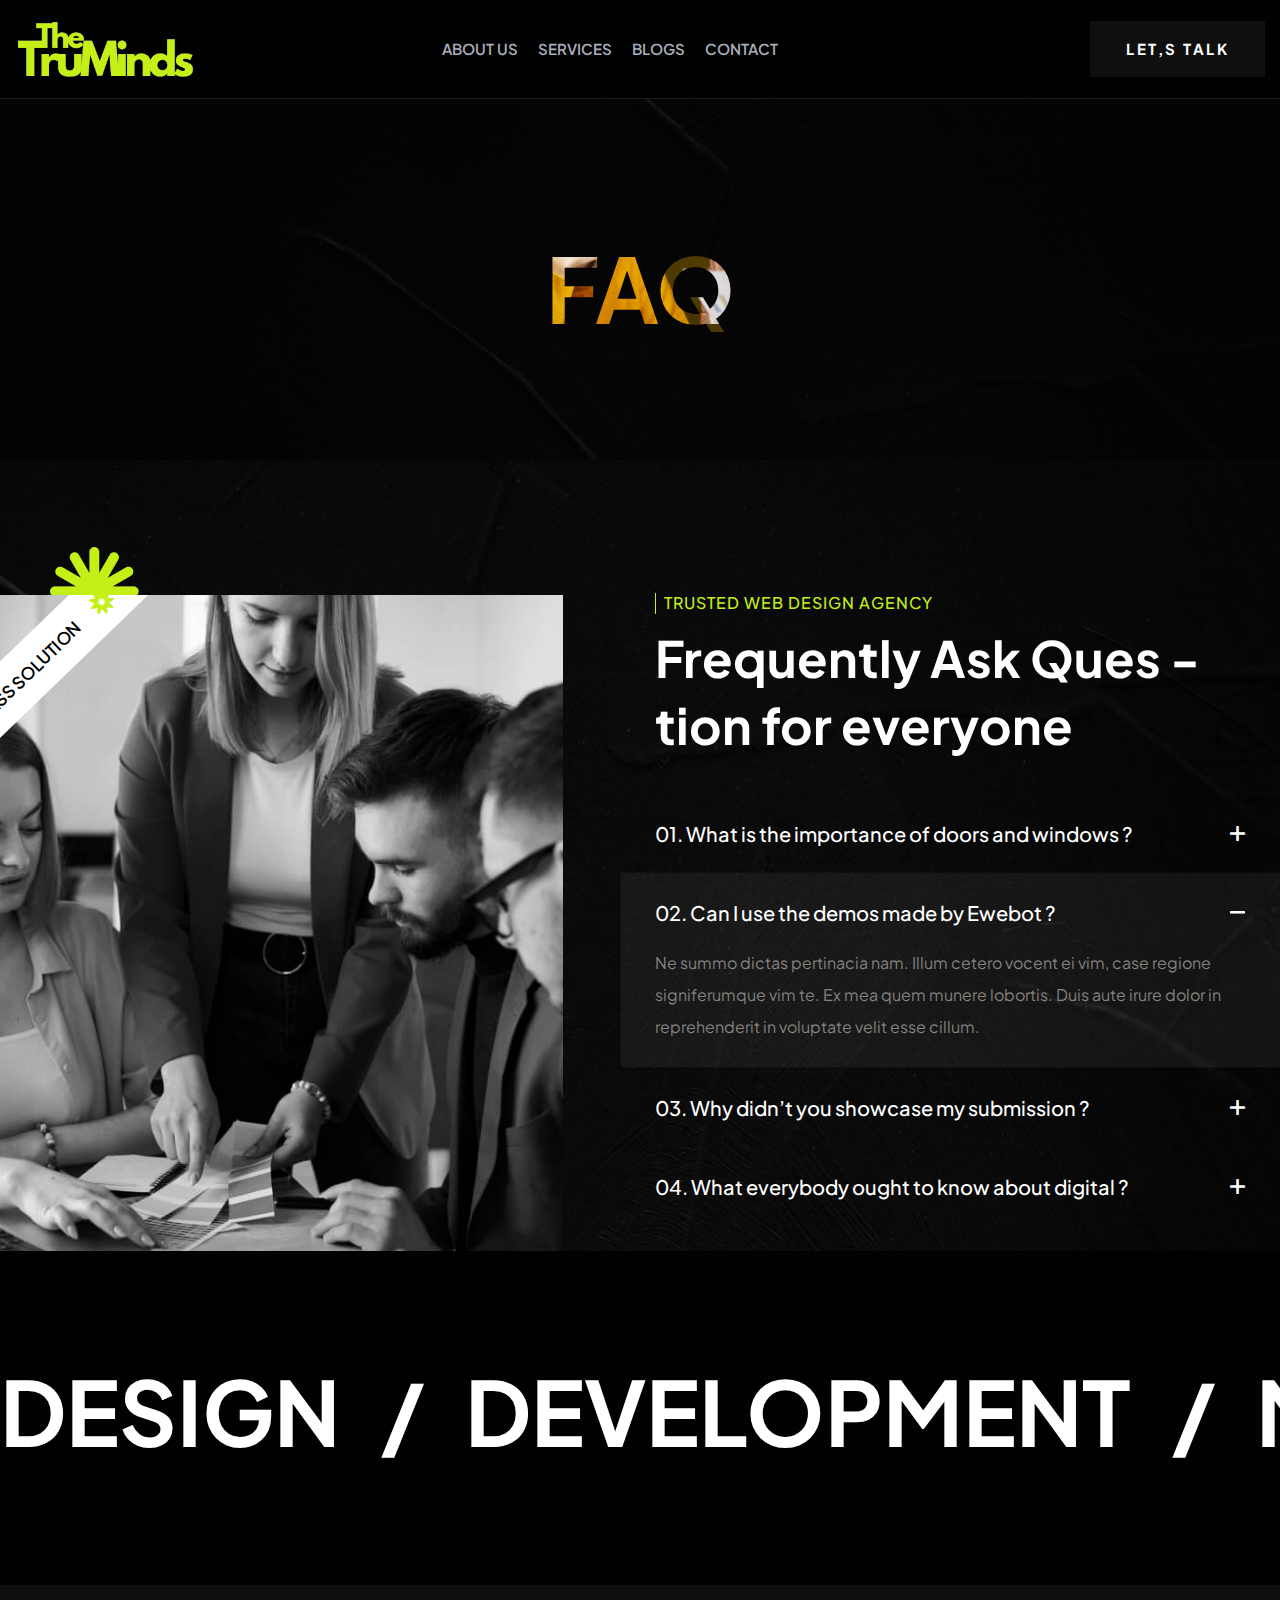
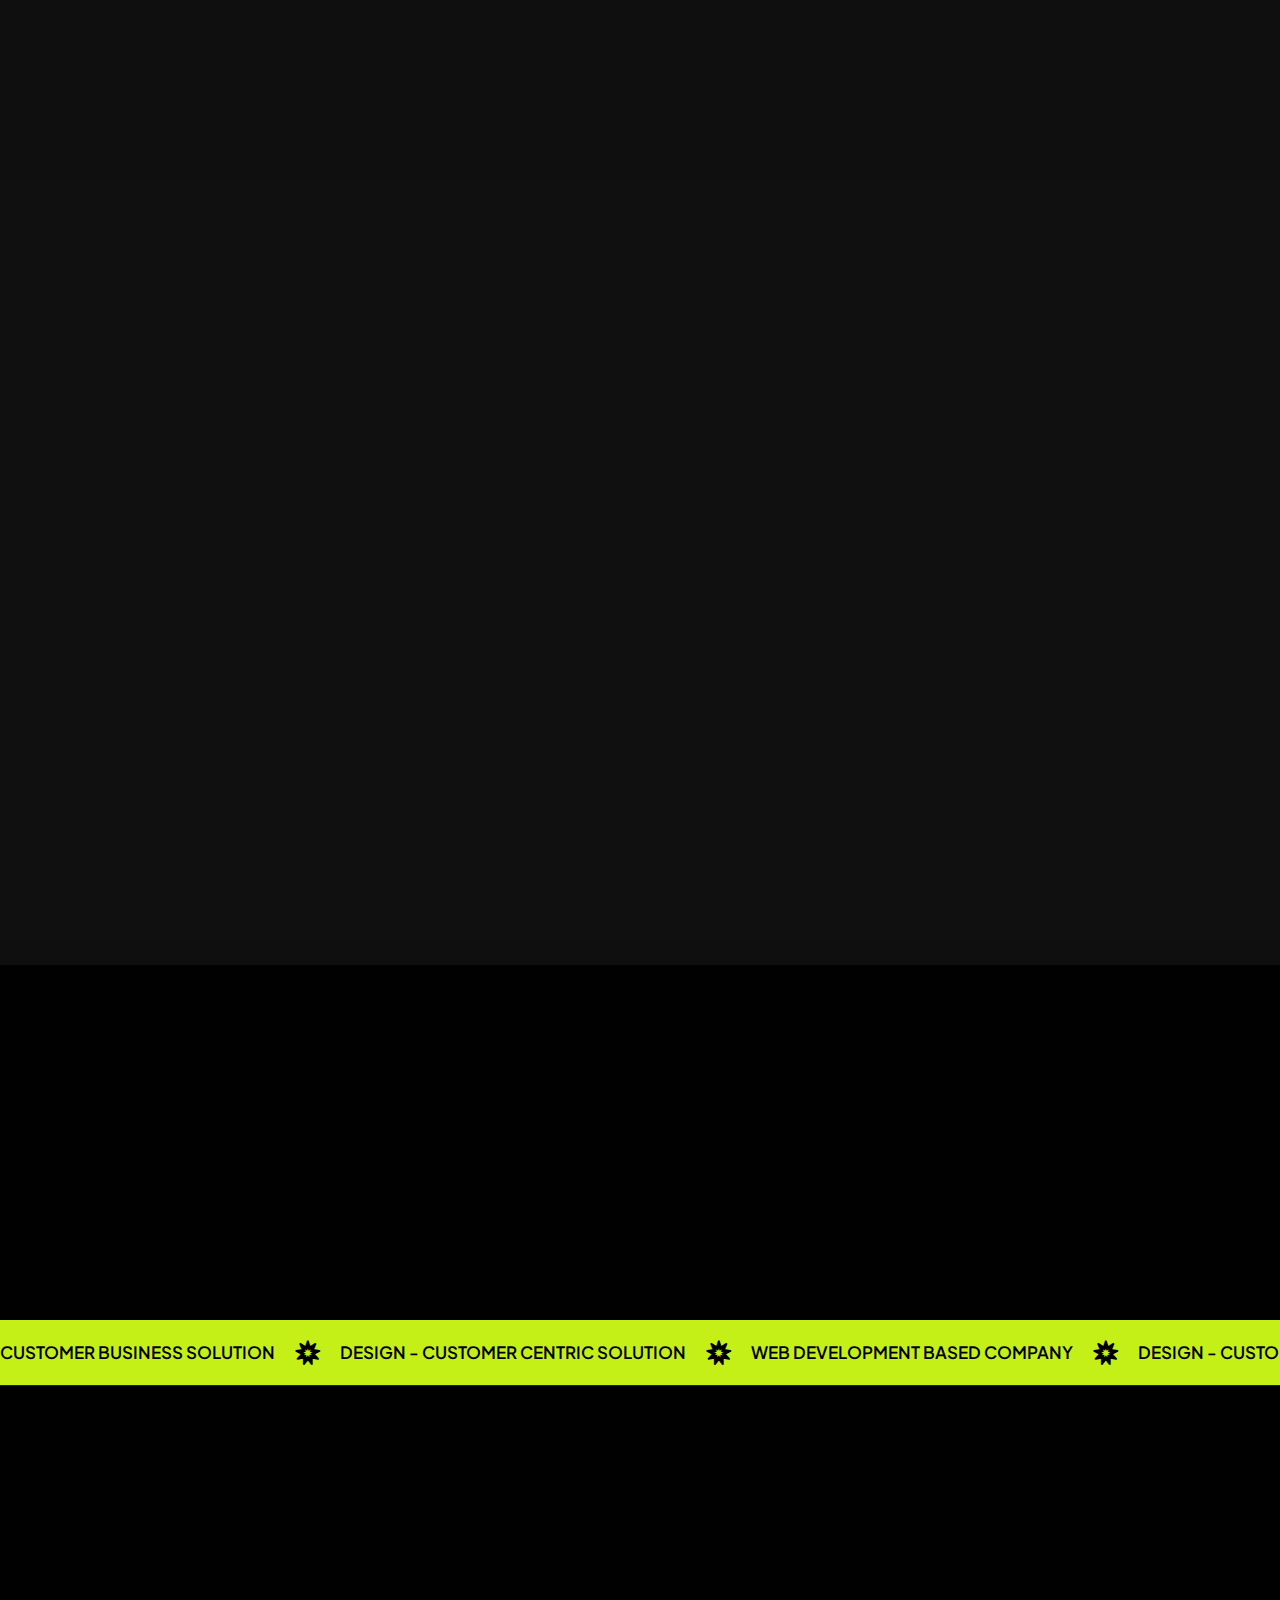
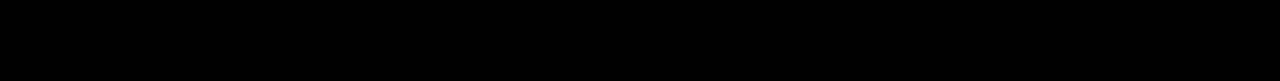
<file: faqs.html>
<!DOCTYPE html>
<html lang="zxx">

<!-- Mirrored from agincy.netlify.app/faqs by HTTrack Website Copier/3.x [XR&CO'2014], Sat, 06 Jan 2024 07:46:03 GMT -->
<!-- Added by HTTrack --><meta http-equiv="content-type" content="text/html;charset=UTF-8" /><!-- /Added by HTTrack -->
<head>
    <!-- Required meta tags -->
    <meta charset="utf-8">
    <meta name="description" content="">
    <meta http-equiv="X-UA-Compatible" content="IE=edge">
    <meta name="viewport" content="width=device-width, initial-scale=1, shrink-to-fit=no">

    <!-- Title -->
    <title>Faq</title>
    <!-- Favicon Icon -->
    <link rel="shortcut icon" href="assets/images/logos/favicon.png" type="image/x-icon">
    <!-- Google Fonts -->
    <link href="https://fonts.googleapis.com/css2?family=Playfair+Display:ital,wght@1,400;1,700&amp;family=Plus+Jakarta+Sans:wght@400;500;600;700&amp;display=swap" rel="stylesheet">
    
    <!-- Flaticon -->
    <link rel="stylesheet" href="assets/css/flaticon.min.css">
    <!-- Font Awesome -->
    <link rel="stylesheet" href="assets/css/fontawesome-5.14.0.min.css">
    <!-- Bootstrap -->
    <link rel="stylesheet" href="assets/css/bootstrap.min.css">
    <!-- Magnific Popup -->
    <link rel="stylesheet" href="assets/css/magnific-popup.min.css">
    <!-- Nice Select -->
    <link rel="stylesheet" href="assets/css/nice-select.min.css">
    <!-- Animate -->
    <link rel="stylesheet" href="assets/css/animate.min.css">
    <!-- Slick -->
    <link rel="stylesheet" href="assets/css/slick.min.css">
    <!-- Main Style -->
    <link rel="stylesheet" href="assets/css/style.css">
    
</head>
<body>
    <div class="page-wrapper">

        <!-- Preloader -->
        <div class="preloader"><div class="custom-loader"></div></div>

        <!-- main header -->
        <header class="main-header">
            <!--Header-Upper-->
            <div class="header-upper">
                <div class="container container-1695 clearfix">

                    <div class="header-inner rpy-10 rel d-flex align-items-center">
                        <div class="logo-outer">
                            <div class="logo desk-logo"><a href='index.html'><img  src="assets/images/logos/logo.png" alt="Logo" title="Logo"></a></div>
                        </div>

                        <div class="nav-outer ms-lg-auto clearfix">
                            <!-- Main Menu -->
                            <nav class="main-menu navbar-expand-lg">
                                <div class="navbar-header">
                                   <div class="mobile-logo">
                                       <a href='index.html'>
                                            <img src="assets/images/logos/logo.png" alt="Logo" title="Logo">
                                       </a>
                                   </div>
                                   
                                    <!-- Toggle Button -->
                                    <button type="button" class="navbar-toggle" data-bs-toggle="collapse" data-bs-target=".navbar-collapse">
                                        <span class="icon-bar"></span>
                                        <span class="icon-bar"></span>
                                        <span class="icon-bar"></span>
                                    </button>
                                </div>

                                <div class="navbar-collapse collapse clearfix">
                                    <ul class="navigation clearfix">
                                        <li><a href='about.html'>About Us </a></li>

                                        <!-- <li class="dropdown"><a href="index.html">Home</a> -->
                                            <!-- <ul>
                                                <li><a href='index2.html'>Home Two</a></li>
                                                <li><a href='index3.html'>Home Three</a></li>
                                            </ul> -->
                                        </li>
                                        <!-- <li class="dropdown"><a href="#">pages</a>
                                            <ul>
                                                <li><a href='about.html'>About Us</a></li>
                                                <li><a href='faqs.html'>faqs</a></li>
                                                <li class="dropdown"><a href="#">Products</a>
                                                    <ul>
                                                        <li><a href='shop.html'>our Products</a></li>
                                                        <li><a href='portfolio-details.html'>Product Details</a></li>
                                                    </ul>
                                                </li>
                                                <li><a href='team.html'>Team</a></li>
                                                <li class="dropdown"><a href="#">Team</a>
                                                    <ul>
                                                        <li><a href='team-details.html'>Team Details</a></li>
                                                    </ul>
                                                </li>
                                                <li><a href='404.html'>404 error</a></li>
                                            </ul>
                                        </li> -->
                                        <li><a href='services.html'>Services</a></li>
                                        <li><a href='blog.html'>blogs</a></li>
                                        <!-- <li class="dropdown"><a href="#">Services</a> -->
                                            <!-- <ul>
                                                <li><a href='services.html'>Our Services</a></li>
                                                <li><a href='service-details.html'>Service Details</a></li>
                                            </ul> -->
                                        </li>

                                        <!-- <li class="dropdown"><a href="#">Portfolio</a>
                                            <ul>
                                                <li><a href='portfolio.html'>Portfolio One</a></li>
                                                <li><a href='portfolio2.html'>Portfolio Two</a></li>
                                                <li><a href='portfolio3.html'>Portfolio Three</a></li>
                                                <li><a href='portfolio-details.html'>Portfolio Details</a></li>
                                            </ul>
                                        </li> -->

                                        <!-- <li><a href='/#testimonials'>Testimonials</a></li> -->

                                        <!-- <li class="dropdown"><a href="#">blog</a>

                                            <ul>
                                                <li><a href='blog.html'>blog v1</a></li>
                                                <li><a href='blog-v2.html'>blog v2</a></li>
                                                <li><a href='blog-details.html'>blog details</a></li>
                                            </ul>
                                        </li> -->
                                        <li><a href='contact.html'>Contact</a></li>
                                    </ul>
                                </div>

                            </nav>
                            <!-- Main Menu End-->
                        </div>
                        
                        <!-- Menu Button -->
                        <div class="menu-btns ms-lg-auto">
                            <!-- <button class="cart"><i class="far fa-shopping-cart"></i></button> -->
                            
                            <!-- menu sidbar -->
                            <div class="menu-sidebar">
                                <button><a class='theme-btn' href='contact.html'>let,s talk</a></button>
                            </div>
                            
                        </div>
                    </div>
                </div>
            </div>
            <!--End Header Upper-->
        </header>
       

        <!--Form Back Drop-->
        <div class="form-back-drop"></div>
        
        <!-- Hidden Sidebar -->
        <section class="hidden-bar">
            <div class="inner-box text-center">
                <div class="cross-icon"><span class="fa fa-times"></span></div>
                <div class="title">
                    <h4>Get Appointment</h4>
                </div>

                <!--Appointment Form-->
                <div class="appointment-form">
                    <form method="post" action="">
                        <div class="form-group">
                            <input type="text" name="firstName" value="" placeholder="First Name" required>
                        </div>
                        <div class="form-group">
                            <input type="text" name="Last Name" value="" placeholder="Last Name" required>
                        </div>
                        <div class="form-group">
                            <input type="email" name="email" value="" placeholder="Email Address" required>
                        </div>
                        <div class="form-group">
                            <input type="text" name="phone" value="" placeholder="Phone Number" required>
                        </div>
                        <div class="form-group">
                            <textarea placeholder="Message" rows="3"></textarea>
                        </div>
                        <div class="form-group">
                            <button type="submit" class="theme-btn style-two">Submit now</button>
                        </div>
                    </form>
                </div>

                <!--Social Icons-->
                <div class="social-style-one">
                    <a href="#"><img src="assets/images/logos/twitter.svg" alt="twitter"></a>
                    <a href="#"><i class="fab fa-facebook-f"></i></a>
                    <a href="https://www.instagram.com/kraglobalsolutions/"><i class="fab fa-instagram"></i></a>
                    <a href="https://www.linkedin.com/company/kra-global-solutions"><i class="fab fa-linkedin"></i></a>
                </div>
            </div>
        </section>
        <!--End Hidden Sidebar -->
        
        
        <!-- Page Banner Start -->
        <section class="page-banner-area pt-135 rpt-95 pb-110 rpb-70 rel z-1 bgs-cover text-center" style="background-image: url(assets/images/background/banner-bg.png);">
            <div class="container">
                <div class="banner-inner text-white wow fadeInUp delay-0-2s">
                    <!-- <nav aria-label="breadcrumb">
                        <ol class="breadcrumb justify-content-center">
                            <li class="breadcrumb-item"><a href='index.html'>Home</a></li>
                            <li class="breadcrumb-item active">Faq</li>
                        </ol>
                    </nav> -->
                    <h1 class="page-title" style="background-image: url(assets/images/shapes/heading-text.jpg);">Faq</h1>
                </div>
            </div>
        </section>
        <!-- Page Banner End -->
        
        
        <!-- FAQ Area start -->
        <section class="faq-area pt-135 rpt-100 rel z-1 bgs-cover" style="background-image: url(assets/images/faqs/faq-bg.jpg);">
            <div class="faq-section-inner rel">
                <div class="faq-image-part bgs-cover" style="background-image: url(assets/images/faqs/faq.jpg);">
                    <div class="headline-wrap style-three color-black">
                        <span class="marquee-wrap bg-white py-15">
                           <span class="marquee-inner left">
                                <span class="marquee-item"><b>customer business solution</b><i class="fas fa-bahai"></i></span>
                                <span class="marquee-item"><b><span>design</span> - customer centric solution</b><i class="fas fa-bahai"></i></span>
                                <span class="marquee-item"><b>web development based company</b><i class="fas fa-bahai"></i></span>
                                <span class="marquee-item"><b><span>design</span> - customer centric solution</b><i class="fas fa-bahai"></i></span>
                                <span class="marquee-item"><b>marketing based devlopment</b><i class="fas fa-bahai"></i></span>
                           </span>
                           <span class="marquee-inner left">
                                <span class="marquee-item"><b>customer business solution</b><i class="fas fa-bahai"></i></span>
                                <span class="marquee-item"><b><span>design</span> - customer centric solution</b><i class="fas fa-bahai"></i></span>
                                <span class="marquee-item"><b>web development based company</b><i class="fas fa-bahai"></i></span>
                                <span class="marquee-item"><b><span>design</span> - customer centric solution</b><i class="fas fa-bahai"></i></span>
                                <span class="marquee-item"><b>marketing based devlopment</b><i class="fas fa-bahai"></i></span>
                           </span>
                           <span class="marquee-inner left">
                                <span class="marquee-item"><b>customer business solution</b><i class="fas fa-bahai"></i></span>
                                <span class="marquee-item"><b><span>design</span> - customer centric solution</b><i class="fas fa-bahai"></i></span>
                                <span class="marquee-item"><b>web development based company</b><i class="fas fa-bahai"></i></span>
                                <span class="marquee-item"><b><span>design</span> - customer centric solution</b><i class="fas fa-bahai"></i></span>
                                <span class="marquee-item"><b>marketing based devlopment</b><i class="fas fa-bahai"></i></span>
                           </span>
                        </span>
                    </div>
               </div>
                <div class="container">
                    <div class="row align-items-center">
                        <div class="col-lg-6 offset-lg-6 wow fadeInLeft delay-0-2s">
                            <div class="faq-content-part mb-25 rmb-0">
                                <div class="section-title mb-35">
                                    <span class="sub-title mb-10">Trusted web design agency</span>
                                    <h2>Frequently Ask Ques -tion for everyone</h2>
                                </div>
                                <div class="accordion" id="faq-accordion">
                                    <div class="accordion-item">
                                        <h5 class="accordion-header">
                                            <button class="accordion-button collapsed" data-bs-toggle="collapse" data-bs-target="#collapseOne">
                                               01. What is the importance of doors and windows ?
                                            </button>
                                        </h5>
                                        <div id="collapseOne" class="accordion-collapse collapse" data-bs-parent="#faq-accordion">
                                            <div class="accordion-body">
                                                <p>To take a trivial example which undertakes laborious physical exercise except to obtain some advantage pleasure annoying consequences</p>
                                            </div>
                                        </div>
                                    </div>
                                    <div class="accordion-item">
                                        <h5 class="accordion-header">
                                            <button class="accordion-button" data-bs-toggle="collapse" data-bs-target="#collapseTwo">
                                                02. Can I use the demos made by Ewebot ?
                                            </button>
                                        </h5>
                                        <div id="collapseTwo" class="accordion-collapse collapse show" data-bs-parent="#faq-accordion">
                                            <div class="accordion-body">
                                                <p>Ne summo dictas pertinacia nam. Illum cetero vocent ei vim, case regione signiferumque vim te. Ex mea quem munere lobortis. Duis aute irure dolor in reprehenderit in voluptate velit esse cillum.</p>
                                            </div>
                                        </div>
                                    </div>
                                    <div class="accordion-item">
                                        <h5 class="accordion-header">
                                            <button class="accordion-button collapsed" data-bs-toggle="collapse" data-bs-target="#collapseThree">
                                                03. Why didn’t you showcase my submission ?
                                            </button>
                                        </h5>
                                        <div id="collapseThree" class="accordion-collapse collapse" data-bs-parent="#faq-accordion">
                                            <div class="accordion-body">
                                                <p>To take a trivial example which undertakes laborious physical exercise except to obtain some advantage pleasure annoying consequences</p>
                                            </div>
                                        </div>
                                    </div>
                                    <div class="accordion-item">
                                        <h5 class="accordion-header">
                                            <button class="accordion-button collapsed" data-bs-toggle="collapse" data-bs-target="#collapseFour">
                                               04. What everybody ought to know about digital ?
                                            </button>
                                        </h5>
                                        <div id="collapseFour" class="accordion-collapse collapse" data-bs-parent="#faq-accordion">
                                            <div class="accordion-body">
                                                <p>To take a trivial example which undertakes laborious physical exercise except to obtain some advantage pleasure annoying consequences</p>
                                            </div>
                                        </div>
                                    </div>
                                </div>
                            </div>
                        </div>
                    </div>
                </div>
                <div class="faq-shape"><img src="assets/images/icons/star.png" alt="Star"></div>
            </div>
        </section>
        <!-- FAQ Area end -->
        
        
        <!-- Headline area start -->
        <div class="headline-area-big pt-115 rpt-65 pb-130 rpb-100">
            <div class="headline-wrap">
                <span class="marquee-heading-two">
                   <span class="marquee-inner left">
                        <span class="marquee-item"><a href="#">design</a>  <span>/</span>  <a href="#">development</a>  <span>/</span>  <a href="#">marketng</a> <span>/</span></span>
                        <span class="marquee-item"><a href="#">design</a>  <span>/</span>  <a href="#">development</a>  <span>/</span>  <a href="#">marketng</a> <span>/</span></span>
                        <span class="marquee-item"><a href="#">design</a>  <span>/</span>  <a href="#">development</a>  <span>/</span>  <a href="#">marketng</a> <span>/</span></span>
                   </span>
                </span>
             </div>
        </div>
        <!-- Headline Area end -->
        
        
        <!-- Contact Page Area start -->
        <section class="contact-page bgc-lighter py-130 rpy-100 rel z-1">
            <div class="container">
                <div class="row justify-content-between">
                    <div class="col-xl-5 col-lg-6">
                        <div class="contact-info-part-two rmb-55 wow fadeInLeft delay-0-2s">
                            <div class="section-title mb-20">
                                <h2>Get in touch</h2>
                            </div>
                            <p>Lorem ipsum dolor sit amet consectetur adipiscing elit mattis faucibus odio feugiat arc dolor.</p>
                            <div class="row mt-65">
                                <div class="col-sm-6">
                                    <div class="c-info-item">
                                        <span class="title">Contact</span>
                                        <h6><a href="callto:+(2)871382023">+(2) 871 382 023</a></h6>
                                    </div>
                                </div>
                                <div class="col-sm-6">
                                    <div class="c-info-item">
                                        <span class="title">Email</span>
                                        <h6><a href="mailto:hello@joyamen.com">hello@joyamen.com</a></h6>
                                    </div>
                                </div>
                                <div class="col-sm-6">
                                    <div class="c-info-item">
                                        <span class="title">Address</span>
                                        <h6>Jackpark, Ghana</h6>
                                    </div>
                                </div>
                                <div class="col-sm-6">
                                    <div class="c-info-item">
                                        <span class="title">Follow</span>
                                        <div class="social-style-two">
                                            <a href="#"><i class="fab fa-twitter"></i></a>
                                            <a href="#"><i class="fab fa-facebook-f"></i></a>
                                            <a href="#"><i class="fab fa-instagram"></i></a>
                                            <a href="#"><i class="fab fa-pinterest-p"></i></a>
                                        </div>
                                    </div>
                                </div>
                            </div>
                        </div>
                    </div>
                    <div class="col-lg-6">
                        <div class="contact-content-part style-two wow fadeInRight delay-0-2s">
                            <h3>Fill Up The Form</h3>
                            <p>Your email address will not be published. Required fields are marked *</p>
                            <form action="#" method="post">
                                <div class="form-group">
                                    <label for="name"><i class="far fa-user"></i></label>
                                    <input type="text" id="name" name="name" class="form-control" value="" placeholder="Your Name*">
                                </div>
                                <div class="form-group">
                                    <label for="email"><i class="far fa-envelope"></i></label>
                                    <input type="email" id="email" name="email" class="form-control" value="" placeholder="Email Address*">
                                </div>
                                <div class="form-group">
                                    <label for="message"><i class="far fa-edit"></i></label>
                                    <textarea name="message" id="message" class="form-control" rows="4" placeholder="Enter Your Messege here" required ></textarea>
                                </div>
                                <button type="submit" class="theme-btn style-two"><i class="fal fa-paper-plane"></i> Get In Touch</button>
                            </form>
                        </div>
                    </div>
                </div>
            </div>
        </section>
        <!-- Contact Page Area end -->
        
          
        <!-- Lets Talk Area start -->
        <div class="lets-talk-area text-center pt-110 rpt-80 pb-75 rpb-100">
            <div class="container">
                <a class='lets-talk-text wow zoomIn delay-0-2s' href='contact.html'>Let’s Talk <i class="fal fa-arrow-right"></i></a>
            </div>
        </div>
        <!-- Lets Talk Area end -->
           

        <!-- Headline area start -->
        <div class="headline-area bgc-primary py-20">
            <div class="headline-wrap style-two color-black">
                <span class="marquee-wrap">
                   <span class="marquee-inner left">
                        <span class="marquee-item"><b>customer business solution</b><i class="fas fa-bahai"></i></span>
                        <span class="marquee-item"><b><span>design</span> - customer centric solution</b><i class="fas fa-bahai"></i></span>
                        <span class="marquee-item"><b>web development based company</b><i class="fas fa-bahai"></i></span>
                        <span class="marquee-item"><b><span>design</span> - customer centric solution</b><i class="fas fa-bahai"></i></span>
                        <span class="marquee-item"><b>marketing based devlopment</b><i class="fas fa-bahai"></i></span>
                   </span>
                   <span class="marquee-inner left">
                        <span class="marquee-item"><b>customer business solution</b><i class="fas fa-bahai"></i></span>
                        <span class="marquee-item"><b><span>design</span> - customer centric solution</b><i class="fas fa-bahai"></i></span>
                        <span class="marquee-item"><b>web development based company</b><i class="fas fa-bahai"></i></span>
                        <span class="marquee-item"><b><span>design</span> - customer centric solution</b><i class="fas fa-bahai"></i></span>
                        <span class="marquee-item"><b>marketing based devlopment</b><i class="fas fa-bahai"></i></span>
                   </span>
                   <span class="marquee-inner left">
                        <span class="marquee-item"><b>customer business solution</b><i class="fas fa-bahai"></i></span>
                        <span class="marquee-item"><b><span>design</span> - customer centric solution</b><i class="fas fa-bahai"></i></span>
                        <span class="marquee-item"><b>web development based company</b><i class="fas fa-bahai"></i></span>
                        <span class="marquee-item"><b><span>design</span> - customer centric solution</b><i class="fas fa-bahai"></i></span>
                        <span class="marquee-item"><b>marketing based devlopment</b><i class="fas fa-bahai"></i></span>
                   </span>
                </span>
             </div>
        </div>
        <!-- Headline Area end -->
           

        <!-- footer area start -->
        <footer class="main-footer footer-one pt-70 pb-20 bgc-black bordered-top rel z-1">
            <div class="container">
                <div class="row justify-content-between">
                    <div class="col-xl-3 col-lg-4 col-sm-6">
                        <div class="footer-widget widget-about wow fadeInUp delay-0-2s">
                            <div class="footer-logo mb-15">
                                <a href='index.html'><img src="assets/images/logos/logo.png" alt="Logo"></a>
                            </div>
                            <!-- <p>Your Success, Our Expertise!.</p> -->
                            <div class="social-style-one mt-15">
                                <a href="#"><img src="assets/images/logos/twitter.svg" alt="twitter"></a>
                                <a href="#"><i class="fab fa-facebook-f"></i></a>
                                <a href="https://www.instagram.com/kraglobalsolutions/"><i class="fab fa-instagram"></i></a>
                                <a href="https://www.linkedin.com/company/kra-global-solutions
                                "><i class="fab fa-linkedin"></i></a>
                            </div>
                        </div>
                    </div>
                    <div class="col-lg-2 col-6">
                        <div class="footer-widget widget-links wow fadeInUp delay-0-3s">
                            <!-- <h6 class="footer-title">Our Links</h6> -->
                            <ul>
                                <!-- <li><a href='services.html'>Features</a></li> -->
                                <!-- <li><a href='team.html'>Team Member</a></li> -->
                                <li><a href='#testimonials'>Testimonials</a></li>
                                <li><a href='faqs.html'>FAQS</a></li>
                                <li><a href='contact.html'>Contact Us</a></li>
                                <li><a href='about.html#vision'>Vision & Mission</a></li>
                            </ul>
                        </div>
                    </div>
                    <div class="col-lg-2 col-6">
                        <div class="footer-widget widget-links wow fadeInUp delay-0-4s">
                            <!-- <h6 class="footer-title">Find It Fast</h6> -->
                            <ul>
                                <li><a href='index.html'>Home</a></li>
                                <li><a href='services.html'>Services</a></li>
                                <li><a href='about.html'>About Us</a></li>
                                <li><a href='blog.html'>Blogs</a></li>
                               
                            </ul>
                        </div>
                    </div>
                    <!-- <div class="col-xl-3 col-lg-4 col-sm-6">
                        <div class="footer-widget widget-text wow fadeInUp delay-0-5s">
                            <div class="text">
                                <p>New South Head Rd, Double Bay NSW 2028, New York</p>
                                <a href="mailto:kraglobalsolutions@gmail.com">kraglobalsolutions@gmail.com</a><br>
                                <a href="callto:+91 7990944132">+91 7990944132</a>
                            </div>
                        </div>
                    </div> -->
                </div>
            </div>
        </footer>
        <!-- footer area end -->
        
        
        <!-- Scroll Top Button -->
        <button class="scroll-top scroll-to-target" data-target="html"><span class="far fa-angle-double-up"></span></button>

    </div>
    <!--End pagewrapper-->
   
    
    <!-- Jquery -->
    <script src="assets/js/jquery-3.6.0.min.js"></script>
    <!-- Bootstrap -->
    <script src="assets/js/bootstrap.min.js"></script>
    <!-- Appear Js -->
    <script src="assets/js/appear.min.js"></script>
    <!-- Slick -->
    <script src="assets/js/slick.min.js"></script>
    <!-- Magnific Popup -->
    <script src="assets/js/jquery.magnific-popup.min.js"></script>
    <!-- Nice Select -->
    <script src="assets/js/jquery.nice-select.min.js"></script>
    <!-- Image Loader -->
    <script src="assets/js/imagesloaded.pkgd.min.js"></script>
    <!-- Circle Progress -->
    <script src="assets/js/circle-progress.min.js"></script>
    <!-- Skillbar -->
    <script src="assets/js/skill.bars.jquery.min.js"></script>
    <!-- Isotope -->
    <script src="assets/js/isotope.pkgd.min.js"></script>
    <!--  WOW Animation -->
    <script src="assets/js/wow.min.js"></script>
    <!-- Custom script -->
    <script src="assets/js/script.js"></script>

</body>

<!-- Mirrored from agincy.netlify.app/faqs by HTTrack Website Copier/3.x [XR&CO'2014], Sat, 06 Jan 2024 07:46:05 GMT -->
</html>
</file>
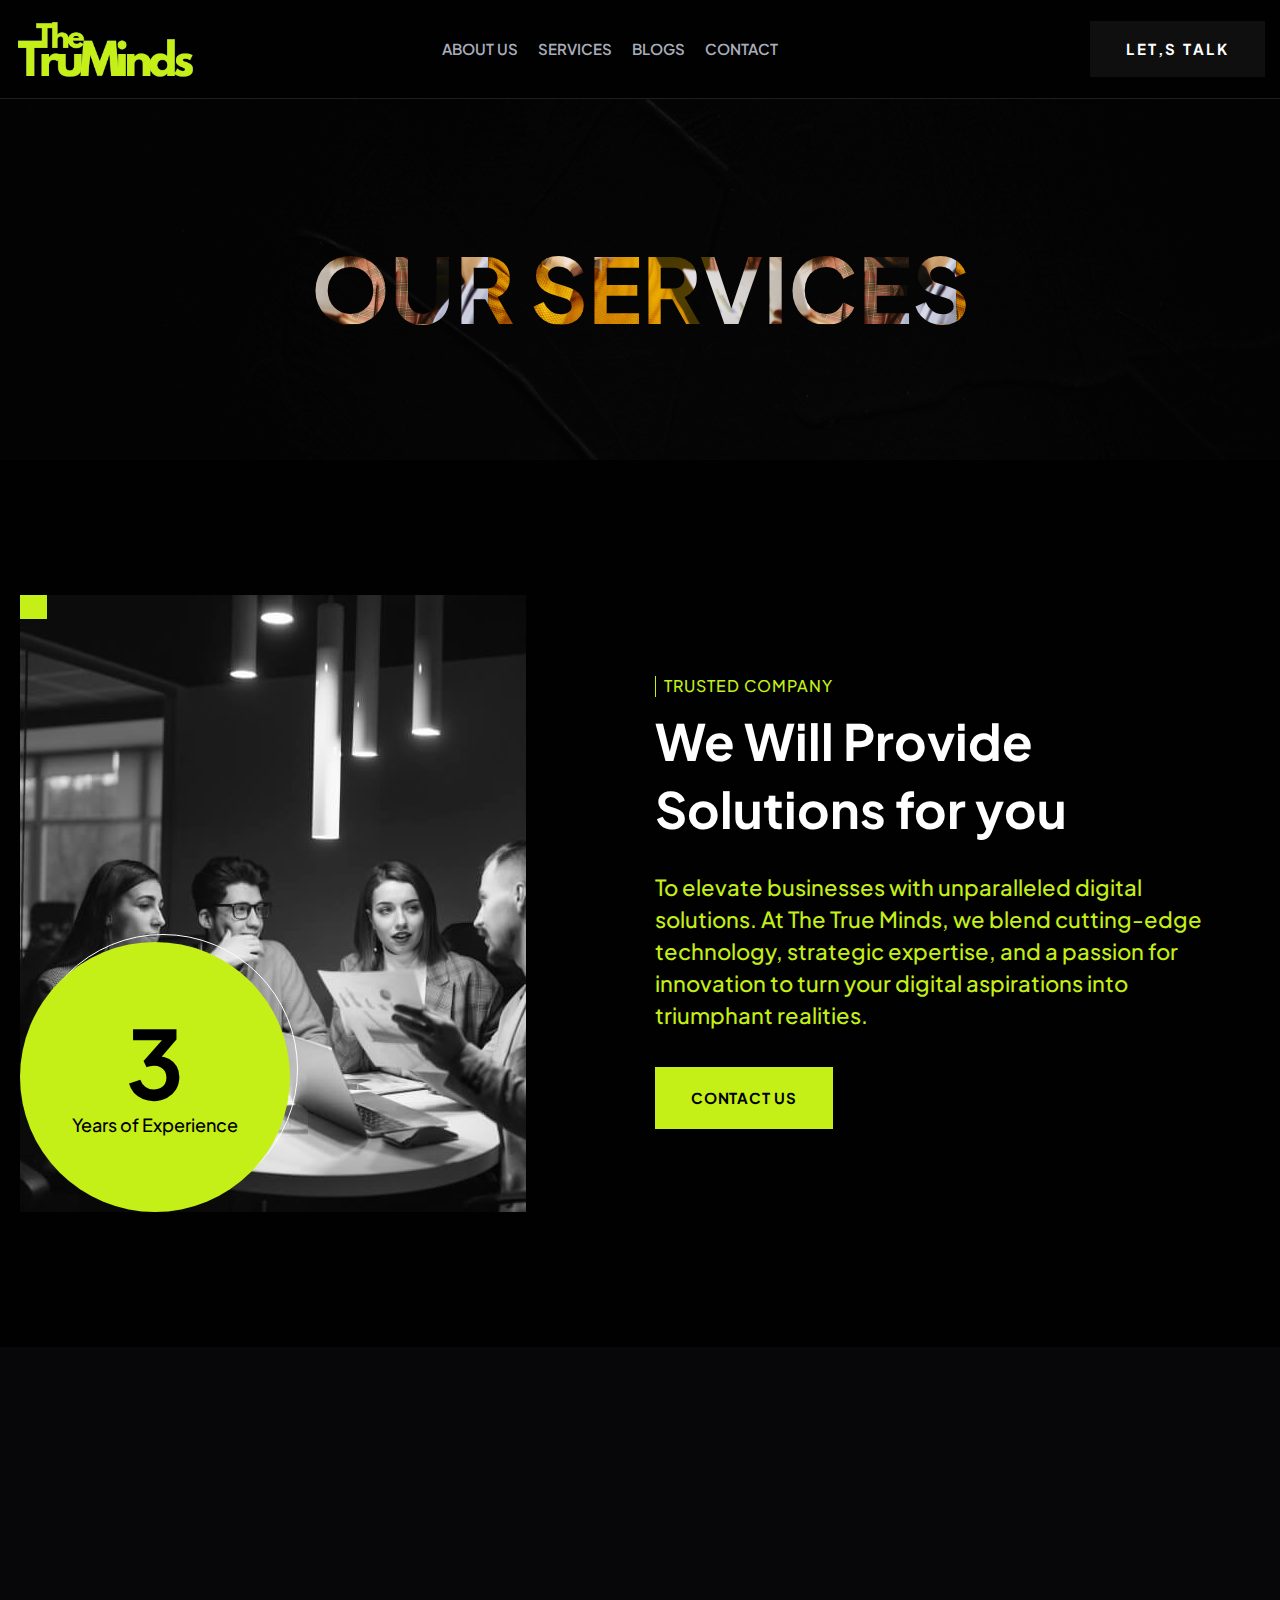
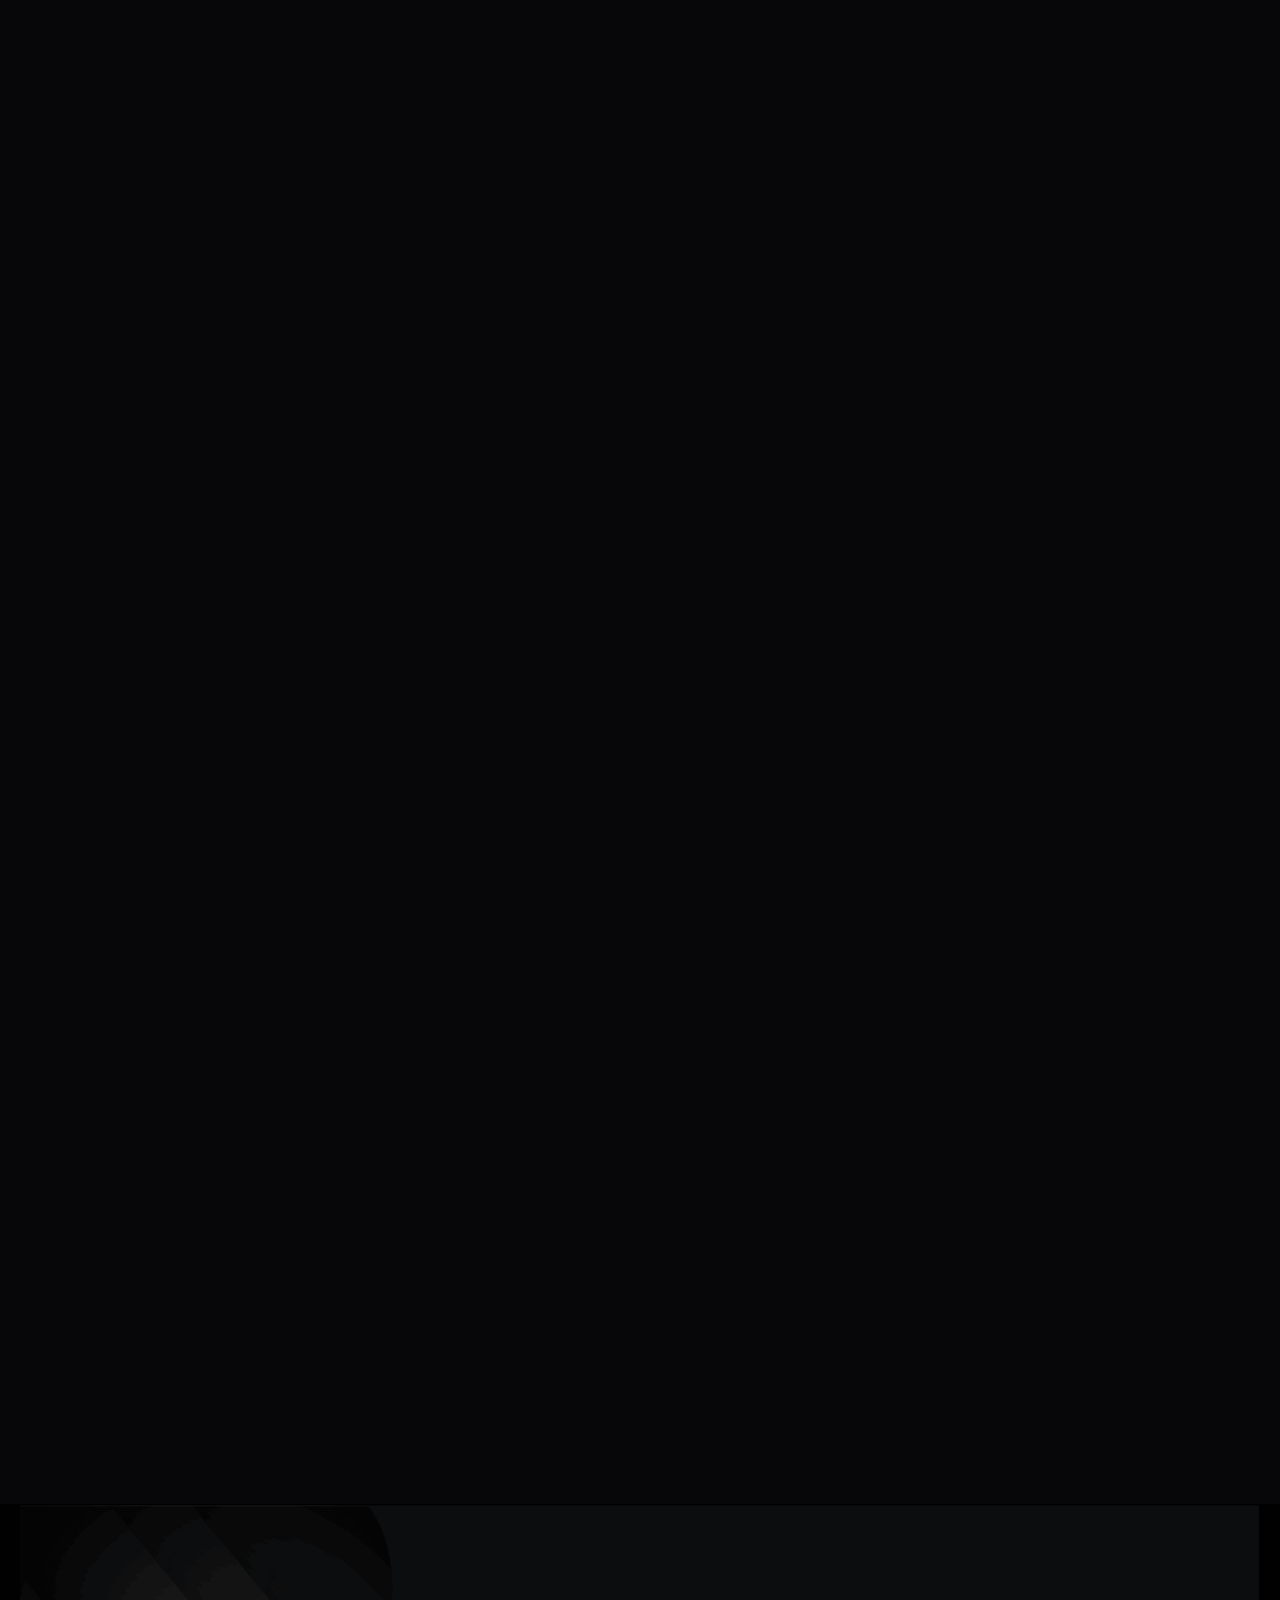
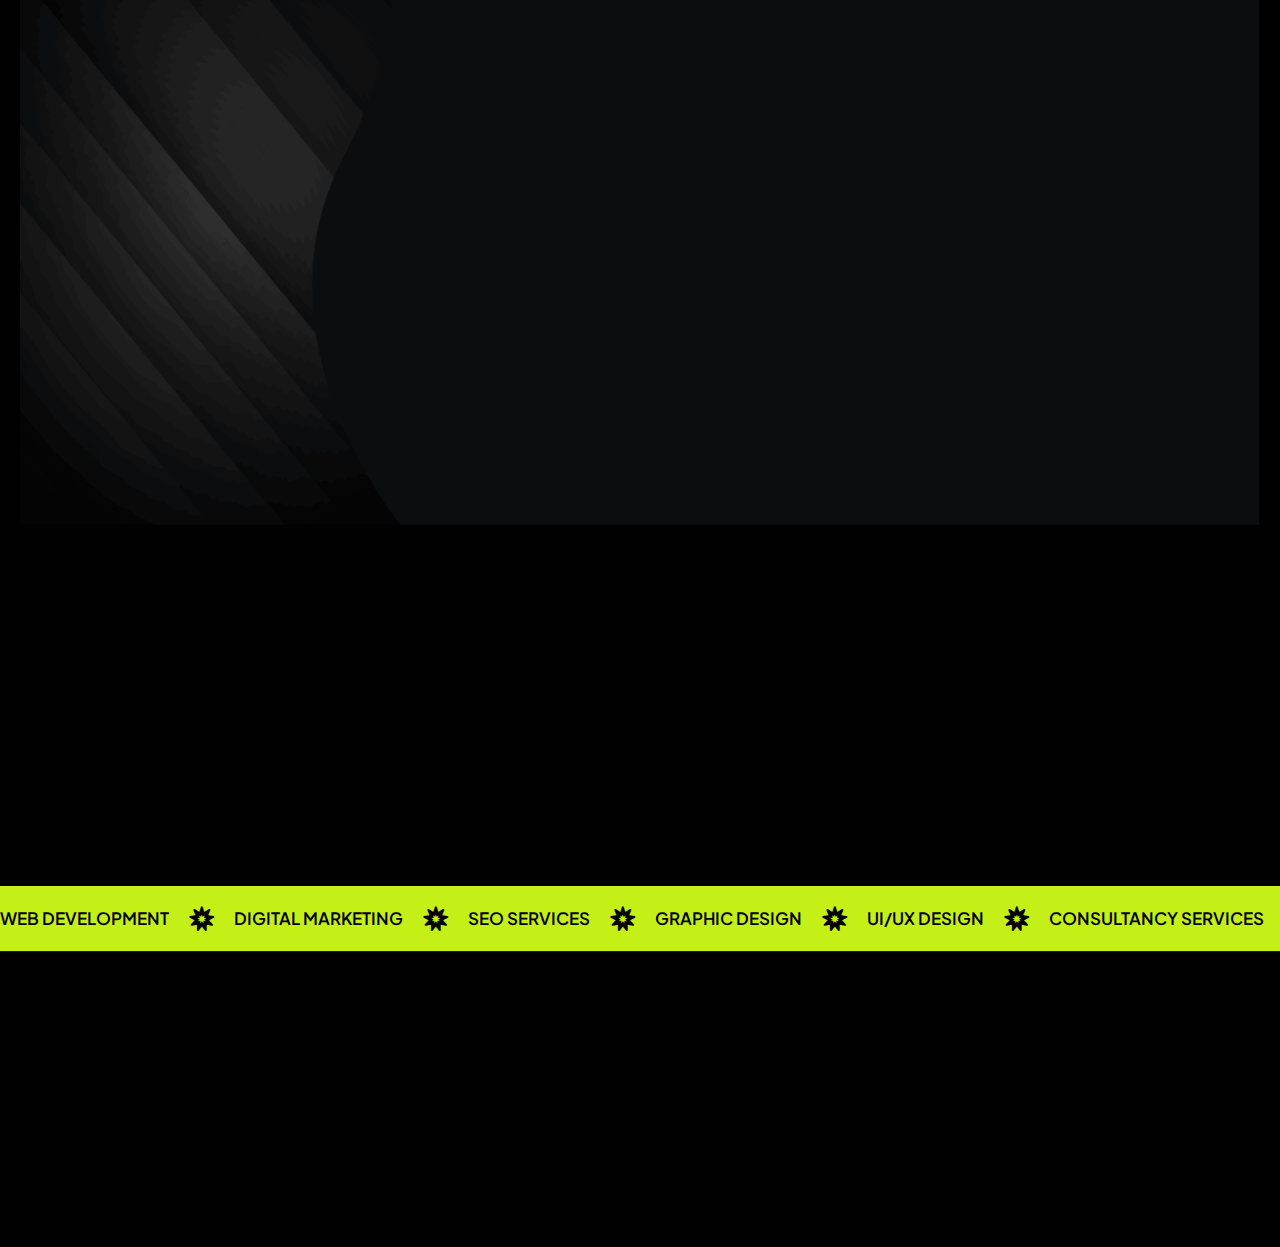
<file: services.html>
<!DOCTYPE html>
<html lang="zxx">

<!-- Mirrored from agincy.netlify.app/services by HTTrack Website Copier/3.x [XR&CO'2014], Sat, 06 Jan 2024 07:46:57 GMT -->
<!-- Added by HTTrack --><meta http-equiv="content-type" content="text/html;charset=UTF-8" /><!-- /Added by HTTrack -->
<head>
    <!-- Required meta tags -->
    <meta charset="utf-8">
    <meta name="description" content="">
    <meta http-equiv="X-UA-Compatible" content="IE=edge">
    <meta name="viewport" content="width=device-width, initial-scale=1, shrink-to-fit=no">

    <!-- Title -->
    <title>Services</title>
    <!-- Favicon Icon -->
    <link rel="shortcut icon" href="assets/images/logos/favicon.png" type="image/x-icon">
    <!-- Google Fonts -->
    <link href="https://fonts.googleapis.com/css2?family=Playfair+Display:ital,wght@1,400;1,700&amp;family=Plus+Jakarta+Sans:wght@400;500;600;700&amp;display=swap" rel="stylesheet">
    
    <!-- Flaticon -->
    <link rel="stylesheet" href="assets/css/flaticon.min.css">
    <!-- Font Awesome -->
    <link rel="stylesheet" href="assets/css/fontawesome-5.14.0.min.css">
    <!-- Bootstrap -->
    <link rel="stylesheet" href="assets/css/bootstrap.min.css">
    <!-- Magnific Popup -->
    <link rel="stylesheet" href="assets/css/magnific-popup.min.css">
    <!-- Nice Select -->
    <link rel="stylesheet" href="assets/css/nice-select.min.css">
    <!-- Animate -->
    <link rel="stylesheet" href="assets/css/animate.min.css">
    <!-- Slick -->
    <link rel="stylesheet" href="assets/css/slick.min.css">
    <!-- Main Style -->
    <link rel="stylesheet" href="assets/css/style.css">
    
</head>
<body>
    <div class="page-wrapper">

        <!-- Preloader -->
        <div class="preloader"><div class="custom-loader"></div></div>

        <!-- main header -->
        <header class="main-header">
            <!--Header-Upper-->
            <div class="header-upper">
                <div class="container container-1695 clearfix">

                    <div class="header-inner rpy-10 rel d-flex align-items-center">
                        <div class="logo-outer">
                            <div class="logo desk-logo"><a href='index.html'><img  src="assets/images/logos/logo.png" alt="Logo" title="Logo"></a></div>
                        </div>

                        <div class="nav-outer ms-lg-auto clearfix">
                            <!-- Main Menu -->
                            <nav class="main-menu navbar-expand-lg">
                                <div class="navbar-header">
                                   <div class="mobile-logo">
                                       <a href='index.html'>
                                            <img src="assets/images/logos/logo.png" alt="Logo" title="Logo">
                                       </a>
                                   </div>
                                   
                                    <!-- Toggle Button -->
                                    <button type="button" class="navbar-toggle" data-bs-toggle="collapse" data-bs-target=".navbar-collapse">
                                        <span class="icon-bar"></span>
                                        <span class="icon-bar"></span>
                                        <span class="icon-bar"></span>
                                    </button>
                                </div>

                                <div class="navbar-collapse collapse clearfix">
                                    <ul class="navigation clearfix">
                                        <li><a href='about.html'>About Us </a></li>

                                        <!-- <li class="dropdown"><a href="index.html">Home</a> -->
                                            <!-- <ul>
                                                <li><a href='index2.html'>Home Two</a></li>
                                                <li><a href='index3.html'>Home Three</a></li>
                                            </ul> -->
                                        </li>
                                        <!-- <li class="dropdown"><a href="#">pages</a>
                                            <ul>
                                                <li><a href='about.html'>About Us</a></li>
                                                <li><a href='faqs.html'>faqs</a></li>
                                                <li class="dropdown"><a href="#">Products</a>
                                                    <ul>
                                                        <li><a href='shop.html'>our Products</a></li>
                                                        <li><a href='portfolio-details.html'>Product Details</a></li>
                                                    </ul>
                                                </li>
                                                <li><a href='team.html'>Team</a></li>
                                                <li class="dropdown"><a href="#">Team</a>
                                                    <ul>
                                                        <li><a href='team-details.html'>Team Details</a></li>
                                                    </ul>
                                                </li>
                                                <li><a href='404.html'>404 error</a></li>
                                            </ul>
                                        </li> -->
                                        <li><a href='services.html'>Services</a></li>
                                        <li><a href='blog.html'>blogs</a></li>
                                        <!-- <li class="dropdown"><a href="#">Services</a> -->
                                            <!-- <ul>
                                                <li><a href='services.html'>Our Services</a></li>
                                                <li><a href='service-details.html'>Service Details</a></li>
                                            </ul> -->
                                        </li>

                                        <!-- <li class="dropdown"><a href="#">Portfolio</a>
                                            <ul>
                                                <li><a href='portfolio.html'>Portfolio One</a></li>
                                                <li><a href='portfolio2.html'>Portfolio Two</a></li>
                                                <li><a href='portfolio3.html'>Portfolio Three</a></li>
                                                <li><a href='portfolio-details.html'>Portfolio Details</a></li>
                                            </ul>
                                        </li> -->

                                        <!-- <li><a href='/#testimonials'>Testimonials</a></li> -->

                                        <!-- <li class="dropdown"><a href="#">blog</a>

                                            <ul>
                                                <li><a href='blog.html'>blog v1</a></li>
                                                <li><a href='blog-v2.html'>blog v2</a></li>
                                                <li><a href='blog-details.html'>blog details</a></li>
                                            </ul>
                                        </li> -->
                                        <li><a href='contact.html'>Contact</a></li>
                                    </ul>
                                </div>

                            </nav>
                            <!-- Main Menu End-->
                        </div>
                        
                        <!-- Menu Button -->
                        <div class="menu-btns ms-lg-auto">
                            <!-- <button class="cart"><i class="far fa-shopping-cart"></i></button> -->
                            
                            <!-- menu sidbar -->
                            <div class="menu-sidebar">
                                <button><a class='theme-btn' href='contact.html'>let,s talk</a></button>
                            </div>
                            
                        </div>
                    </div>
                </div>
            </div>
            <!--End Header Upper-->
        </header>
       

        <!--Form Back Drop-->
        <div class="form-back-drop"></div>
        
        <!-- Hidden Sidebar -->
        <section class="hidden-bar">
            <div class="inner-box text-center">
                <div class="cross-icon"><span class="fa fa-times"></span></div>
                <div class="title">
                    <h4>Get Appointment</h4>
                </div>

                <!--Appointment Form-->
                <div class="appointment-form">
                    <form method="post" action="">
                        <div class="form-group">
                            <input type="text" name="firstName" value="" placeholder="First Name" required>
                        </div>
                        <div class="form-group">
                            <input type="text" name="Last Name" value="" placeholder="Last Name" required>
                        </div>
                        <div class="form-group">
                            <input type="email" name="email" value="" placeholder="Email Address" required>
                        </div>
                        <div class="form-group">
                            <input type="text" name="phone" value="" placeholder="Phone Number" required>
                        </div>
                        <div class="form-group">
                            <textarea placeholder="Message" rows="3"></textarea>
                        </div>
                        <div class="form-group">
                            <button type="submit" class="theme-btn style-two">Submit now</button>
                        </div>
                    </form>
                </div>

                <!--Social Icons-->
                <div class="social-style-one">
                    <a href="#"><img src="assets/images/logos/twitter.svg" alt="twitter"></a>
                    <a href="#"><i class="fab fa-facebook-f"></i></a>
                    <a href="https://www.instagram.com/kraglobalsolutions/"><i class="fab fa-instagram"></i></a>
                    <a href="https://www.linkedin.com/company/kra-global-solutions"><i class="fab fa-linkedin"></i></a>
                </div>
            </div>
        </section>
        <!--End Hidden Sidebar -->
        
        
        <!-- Page Banner Start -->
        <section class="page-banner-area pt-135 rpt-95 pb-110 rpb-70 rel z-1 bgs-cover text-center" style="background-image: url(assets/images/background/banner-bg.png);">
            <div class="container">
                <div class="banner-inner text-white wow fadeInUp delay-0-2s">
                    <!-- <nav aria-label="breadcrumb">
                        <ol class="breadcrumb justify-content-center">
                            <li class="breadcrumb-item"><a href='index.html'>Home</a></li>
                            <li class="breadcrumb-item active">digital services</li>
                        </ol>
                    </nav> -->
                    <h1 class="page-title" style="background-image: url(assets/images/shapes/heading-text.jpg);">Our services</h1>
                </div>
            </div>
        </section>
        <!-- Page Banner End -->
        
        
        <!-- About Two Area start -->
        <section id="about" class="about-two-area pt-135 pb-85 rpt-100 rpb-50 rel z-1">
            <div class="container">
                <div class="row gap-110 align-items-center">
                    <div class="col-xl-6 wow fadeInRight delay-0-2s">
                        <div class="about-three-images mb-50">
                            <div class="experience-corner">
                                <img src="assets/images/shapes/experience-corner.jpg" alt="Shape">
                            </div>
                            <div class="image">
                                <img src="assets/images/about/about-four.jpg" alt="About">
                            </div>
                            <div class="experience-circle">
                                <span>3</span>
                                <p>Years of Experience</p>
                            </div>
                        </div>
                    </div>
                    <div class="col-xl-6 wow fadeInLeft delay-0-2s">
                        <div class="about-two-content mb-50">
                            <div class="section-title mb-30">
                                <span class="sub-title mb-10">TRUSTED COMPANY</span>
                                <h2>We Will Provide Solutions for you</h2>
                            </div>
                            <h5>To elevate businesses with unparalleled digital
                                solutions. At The True Minds, we blend cutting-edge
                                technology, strategic expertise, and a passion
                                for innovation to turn your digital aspirations
                                into triumphant realities.
                                </h5>
    
                            <div class="author-name-btn">
                                <a class='theme-btn style-two' href='contact.html'>Contact us</a>
                            </div>
                        </div>
                    </div>
                </div>
            </div>
        </section>
        <!-- About Two Area end -->
        
        
        
        <!-- Services Area start -->
        <section class="services-area-five pt-135 rpt-100 pb-100 rpb-60 rel z-1">
            <div class="container">
                <div class="row pb-35 align-items-center justify-content-between">
                    <div class="col-xl-5 col-lg-6 wow fadeInLeft delay-0-2s">
                        <div class="section-title mb-20 rmb-35">
                            <span class="sub-title mb-15">Our Services</span>
                            <h2>modern & intuitive <span>solutions</span></h2>
                        </div>
                    </div>
                    <div class="col-xl-5 col-lg-6 wow fadeInRight delay-0-2s">
                        <div class="text">
                            Empowering digital dominance. We envision a
                            future where The True Minds Global Solutions is the
                            beacon for transformative and innovative
                            digital excellence, propelling businesses to the
                            forefront of their industries.

                        </div>
                    </div>
                </div>
                 <div class="row">
                    <div class="col-xl-4 col-md-6">
                        <div class="service-item-five wow fadeInUp delay-0-2s">
                            <div class="image">
                                <img src="assets/images/services/service-five1.jpg" alt="Service">
                            </div>
                            <div class="content">
                                <h5>Web Development</h5>
                                <a class='btn' href='contact.html'><i class="far fa-long-arrow-right"></i></a>
                            </div>
                        </div>
                    </div>
                    <div class="col-xl-4 col-md-6">
                        <div class="service-item-five wow fadeInUp delay-0-4s">
                            <div class="image">
                                <img src="assets/images/services/service-five2.jpg" alt="Service">
                            </div>
                            <div class="content">
                                <h5>Digital Marketing</a></h5>
                                <a class='btn' href='contact.html'><i class="far fa-long-arrow-right"></i></a>
                            </div>
                        </div>
                    </div>
                    <div class="col-xl-4 col-md-6">
                        <div class="service-item-five wow fadeInUp delay-0-6s">
                            <div class="image">
                                <img src="assets/images/services/service-five3.jpg" alt="Service">
                            </div>
                            <div class="content">
                                <h5>SEO Services</a></h5>
                                <a class='btn' href='contact.html'><i class="far fa-long-arrow-right"></i></a>
                            </div>
                        </div>
                    </div>
                    <div class="col-xl-4 col-md-6">
                        <div class="service-item-five wow fadeInUp delay-0-2s">
                            <div class="image">
                                <img src="assets/images/services/service-five4.jpg" alt="Service">
                            </div>
                            <div class="content">
                                <h5>Talent Acquisition Service</a></h5>
                                <a class='btn' href='contact.html'><i class="far fa-long-arrow-right"></i></a>
                            </div>
                        </div>
                    </div>
                    <div class="col-xl-4 col-md-6">
                        <div class="service-item-five wow fadeInUp delay-0-4s">
                            <div class="image">
                                <img src="assets/images/services/service-five5.jpg" alt="Service">
                            </div>
                            <div class="content">
                                <h5>Graphics Designing</a></h5>
                                <a class='btn' href='contact.html'><i class="far fa-long-arrow-right"></i></a>
                            </div>
                        </div>
                    </div>
                    <div class="col-xl-4 col-md-6">
                        <div class="service-item-five wow fadeInUp delay-0-6s">
                            <div class="image">
                                <img src="assets/images/services/service-five6.jpg" alt="Service">
                            </div>
                            <div class="content">
                                <h5>UI/UX Design</a></h5>
                                <a class='btn' href='contact.html'><i class="far fa-long-arrow-right"></i></a>
                            </div>
                        </div>
                    </div>
                    <div class="col-xl-4 col-md-6">
                        <div class="service-item-five wow fadeInUp delay-0-6s">
                            <div class="image">
                                <img src="assets/images/portfolio/portfolio-three2.jpg" alt="Service">
                            </div>
                            <div class="content">
                                <h5>Consultancy Services</a></h5>
                                <a class='btn' href='contact.html'><i class="far fa-long-arrow-right"></i></a>
                            </div>
                        </div>
                    </div>
                    <div class="col-xl-4 col-md-6">
                        <div class="service-item-five wow fadeInUp delay-0-6s">
                            <div class="image">
                                <img src="assets/images/portfolio/portfolio-three1.jpg" alt="Service">
                            </div>
                            <div class="content">
                                <h5>Finance & Accounting</a></h5>
                                <a class='btn' href='contact.html'><i class="far fa-long-arrow-right"></i></a>
                            </div>
                        </div>
                    </div>
                    <div class="col-xl-4 col-md-6">
                        <div class="service-item-five wow fadeInUp delay-0-6s">
                            <div class="image">
                                <img src="assets/images/portfolio/portfolio-three3.jpg" alt="Service">
                            </div>
                            <div class="content">
                                <h5>Administration & Compliance</a></h5>
                                <a class='btn' href='contact.html'><i class="far fa-long-arrow-right"></i></a>
                            </div>
                        </div>
                    </div>
                </div>
            </div>
        </section>
        <!-- Services Area end -->
        
        
        <!-- Testimonials Area start -->
        <section id ="testimonials" class="testimonials-two-area pb-115 rpb-80 rel z-1">
            <div class="container">
                <div class="testimonials-two-inner" style="background-image: url(assets/images/testimonials/testimonials-bg.png);">
                    <div class="row align-items-center justify-content-between">
                        <div class="col-lg-3 wow fadeInRight delay-0-2s">
                            <div class="testimonials-image rmb-55">
                                <img src="assets/images/testimonials/testimonials-two-left.png" alt="Testimonials">
                            </div>
                        </div>
                        <div class="col-xl-8 col-lg-9 wow fadeInLeft delay-0-2s">
                            <div class="testimonials-two-active">
                                <div class="testimonial-item">
                                   <div class="testimonial-header">
                                        <h6>Quality Services</h6>
                                        <div class="ratting">
                                            <i class="fas fa-star"></i>
                                            <i class="fas fa-star"></i>
                                            <i class="fas fa-star"></i>
                                            <i class="fas fa-star"></i>
                                            <i class="fas fa-star"></i>
                                        </div>
                                   </div>
                                    <div class="author-speech">
                                        <p>What impressed us most was their collaborative approach. TheTrueMinds doesn't just work for you; they work with you. Their partnership mentality makes the entire process smooth, transparent, and ultimately successful.</p>
                                    </div>
                                    <div class="testimonial-author">
                                        <div class="author-image">
                                            <i class="fal fa-comments"></i>
                                        </div>
                                        <div class="author-info">
                                            <h6>Leslie Alexander</h6>
                                            <span class="designation">CEO</span>
                                        </div>
                                    </div>
                                </div>
                                <div class="testimonial-item">
                                   <div class="testimonial-header">
                                        <h6>Quality Services</h6>
                                        <div class="ratting">
                                            <i class="fas fa-star"></i>
                                            <i class="fas fa-star"></i>
                                            <i class="fas fa-star"></i>
                                            <i class="fas fa-star"></i>
                                            <i class="fas fa-star"></i>
                                        </div>
                                   </div>
                                    <div class="author-speech">
                                        <p>Our collaboration with TheTrueMinds has been a business game-changer. Their team not only met but exceeded our expectations on every front. From a transformative overhaul of our digital presence to delivering innovative solutions, TheTrueMinds truly stands out as a partner, not just a service provider.
                                        </p>
                                    </div>
                                    <div class="testimonial-author">
                                        <div class="author-image">
                                            <i class="fal fa-comments"></i>
                                        </div>
                                        <div class="author-info">
                                            <h6>Cameron Williamson</h6>
                                            <span class="designation">Founder</span>
                                        </div>
                                    </div>
                                </div>
                                <div class="testimonial-item">
                                   <div class="testimonial-header">
                                        <h6>Quality Services</h6>
                                        <div class="ratting">
                                            <i class="fas fa-star"></i>
                                            <i class="fas fa-star"></i>
                                            <i class="fas fa-star"></i>
                                            <i class="fas fa-star"></i>
                                            <i class="fas fa-star"></i>
                                        </div>
                                   </div>
                                    <div class="author-speech">
                                        <p>The team's dedication and professionalism are commendable. Their unique ability to grasp our distinctive needs and tailor solutions accordingly sets them apart in the digital landscape. The results speak volumes - heightened online visibility, a user-friendly website, and a comprehensive digital strategy that has significantly elevated our brand.
                                        </p>
                                    </div>
                                    <div class="testimonial-author">
                                        <div class="author-image">
                                            <i class="fal fa-comments"></i>
                                        </div>
                                        <div class="author-info">
                                            <h6>Leslie Alexander</h6>
                                            <span class="designation">Managing Director</span>
                                        </div>
                                    </div>
                                </div>
                            </div>
                        </div>
                    </div>
                </div>
            </div>
        </section>
        <!-- Testimonials Area end -->
        
          
        <!-- Lets Talk Area start -->
        <div class="lets-talk-area text-center pb-75 rpb-100">
            <div class="container">
                <a class='lets-talk-text wow zoomIn delay-0-2s' href='contact.html'>Let’s Talk <i class="fal fa-arrow-right"></i></a>
            </div>
        </div>
        <!-- Lets Talk Area end -->
           

        <!-- Headline area start -->
        <div class="headline-area bgc-primary py-20">
            <div class="headline-wrap style-two color-black">
                <span class="marquee-wrap">
                    <span class="marquee-inner left">
                         <span class="marquee-item"><b>web development</b><i class="fas fa-bahai"></i></span>
                         <span class="marquee-item"><b>digital marketing</b><i class="fas fa-bahai"></i></span>
                         <span class="marquee-item"><b>seo services</b><i class="fas fa-bahai"></i></span>
                         <span class="marquee-item"><b>graphic design</b><i class="fas fa-bahai"></i></span>
                         <span class="marquee-item"><b>ui/ux design</b><i class="fas fa-bahai"></i></span>
                         <span class="marquee-item"><b>consultancy services</b><i class="fas fa-bahai"></i></span>
                         <span class="marquee-item"><b>finance & accounting</b><i class="fas fa-bahai"></i></span>
                         <span class="marquee-item"><b>administration & compliance</b><i class="fas fa-bahai"></i></span>
                         <span class="marquee-item"><b>talent acquisition</b><i class="fas fa-bahai"></i></span>
                    </span>
                    <span class="marquee-inner left">
                         <span class="marquee-item"><b>web development</b><i class="fas fa-bahai"></i></span>
                         <span class="marquee-item"><b>digital marketing</b><i class="fas fa-bahai"></i></span>
                         <span class="marquee-item"><b>seo services</b><i class="fas fa-bahai"></i></span>
                         <span class="marquee-item"><b>graphic design</b><i class="fas fa-bahai"></i></span>
                         <span class="marquee-item"><b>ui/ux design</b><i class="fas fa-bahai"></i></span>
                         <span class="marquee-item"><b>consultancy services</b><i class="fas fa-bahai"></i></span>
                         <span class="marquee-item"><b>finance & accounting</b><i class="fas fa-bahai"></i></span>
                         <span class="marquee-item"><b>administration & compliance</b><i class="fas fa-bahai"></i></span>
                         <span class="marquee-item"><b>talent acquisition</b><i class="fas fa-bahai"></i></span>
                    </span>
             </div>
        </div>
        <!-- Headline Area end -->
           

        <!-- footer area start -->
        <footer class="main-footer footer-one pt-70 pb-20 bgc-black bordered-top rel z-1">
            <div class="container">
                <div class="row justify-content-between">
                    <div class="col-xl-3 col-lg-4 col-sm-6">
                        <div class="footer-widget widget-about wow fadeInUp delay-0-2s">
                            <div class="footer-logo mb-15">
                                <a href='index.html'><img src="assets/images/logos/logo.png" alt="Logo"></a>
                            </div>
                            <!-- <p>Your Success, Our Expertise!.</p> -->
                            <div class="social-style-one mt-15">
                                <a href="#"><img src="assets/images/logos/twitter.svg" alt="twitter"></a>
                                <a href="#"><i class="fab fa-facebook-f"></i></a>
                                <a href="https://www.instagram.com/kraglobalsolutions/"><i class="fab fa-instagram"></i></a>
                                <a href="https://www.linkedin.com/company/kra-global-solutions
                                "><i class="fab fa-linkedin"></i></a>
                            </div>
                        </div>
                    </div>
                    <div class="col-lg-2 col-6">
                        <div class="footer-widget widget-links wow fadeInUp delay-0-3s">
                            <!-- <h6 class="footer-title">Our Links</h6> -->
                            <ul>
                                <!-- <li><a href='services.html'>Features</a></li> -->
                                <!-- <li><a href='team.html'>Team Member</a></li> -->
                                <li><a href='#testimonials'>Testimonials</a></li>
                                <li><a href='faqs.html'>FAQS</a></li>
                                <li><a href='contact.html'>Contact Us</a></li>
                                <li><a href='about.html#vision'>Vision & Mission</a></li>
                            </ul>
                        </div>
                    </div>
                    <div class="col-lg-2 col-6">
                        <div class="footer-widget widget-links wow fadeInUp delay-0-4s">
                            <!-- <h6 class="footer-title">Find It Fast</h6> -->
                            <ul>
                                <li><a href='index.html'>Home</a></li>
                                <li><a href='services.html'>Services</a></li>
                                <li><a href='about.html'>About Us</a></li>
                                <li><a href='blog.html'>Blogs</a></li>
                               
                            </ul>
                        </div>
                    </div>
                    <!-- <div class="col-xl-3 col-lg-4 col-sm-6">
                        <div class="footer-widget widget-text wow fadeInUp delay-0-5s">
                            <div class="text">
                                <p>New South Head Rd, Double Bay NSW 2028, New York</p>
                                <a href="mailto:kraglobalsolutions@gmail.com">kraglobalsolutions@gmail.com</a><br>
                                <a href="callto:+91 7990944132">+91 7990944132</a>
                            </div>
                        </div>
                    </div> -->
                </div>
            </div>
        </footer>
        <!-- footer area end -->
        
        
        <!-- Scroll Top Button -->
        <button class="scroll-top scroll-to-target" data-target="html"><span class="far fa-angle-double-up"></span></button>

    </div>
    <!--End pagewrapper-->
   
    
    <!-- Jquery -->
    <script src="assets/js/jquery-3.6.0.min.js"></script>
    <!-- Bootstrap -->
    <script src="assets/js/bootstrap.min.js"></script>
    <!-- Appear Js -->
    <script src="assets/js/appear.min.js"></script>
    <!-- Slick -->
    <script src="assets/js/slick.min.js"></script>
    <!-- Magnific Popup -->
    <script src="assets/js/jquery.magnific-popup.min.js"></script>
    <!-- Nice Select -->
    <script src="assets/js/jquery.nice-select.min.js"></script>
    <!-- Image Loader -->
    <script src="assets/js/imagesloaded.pkgd.min.js"></script>
    <!-- Circle Progress -->
    <script src="assets/js/circle-progress.min.js"></script>
    <!-- Skillbar -->
    <script src="assets/js/skill.bars.jquery.min.js"></script>
    <!-- Isotope -->
    <script src="assets/js/isotope.pkgd.min.js"></script>
    <!--  WOW Animation -->
    <script src="assets/js/wow.min.js"></script>
    <!-- Custom script -->
    <script src="assets/js/script.js"></script>

</body>

<!-- Mirrored from agincy.netlify.app/services by HTTrack Website Copier/3.x [XR&CO'2014], Sat, 06 Jan 2024 07:47:08 GMT -->
</html>
</file>
<file: assets/css/style.css>
@charset "UTF-8";
/*----------------------------------------------------------------------
    Template Name: Agincy - Digital Agency HTML Template
    Template URI: https://webtend.net/demo/html/agincy/
    Author: WebTend
    Author URI:  https://webtend.net/
    Version: 1.0

    Note: This is Main Style CSS File. */
/*----------------------------------------------------------------------
	CSS INDEX
	----------------------

    ## Default Style
    ## Common Classes
    ## Repeat Style
    ## Padding Margin
    ## Custom Animation
    ## Header style
    ## Hero Area
    ## Page Banner
    ## Headline Text
    ## Client Logos
    ## About Area
    ## Counter Area
    ## Protfolio Area
    ## Services style
    ## Awward Area
    ## Testimonials
    ## Instagram Area
    ## Lets Talk
    ## Team Area
    ## Blog Area
    ## Shop Area
    ## FAQs Area
    ## Contact Forms
    ## Videos Area
    ## Pricing Area
    ## Work Process
    ## Widgets
    ## Error Area
    ## Main Footer */
/* -------------------------------------------------------------- */
/*******************************************************/
/******************* ## Default Style ******************/
/*******************************************************/
* {
  margin: 0;
  padding: 0;
  border: none;
  outline: none;
  -webkit-box-shadow: none;
  box-shadow: none; }

body {
  color: var(--base-color);
  background: #010101;
  font-weight: 400;
  line-height: 32px;
  font-size: 16px;
  font-family: var(--base-font);
  --base-font: 'Plus Jakarta Sans', sans-serif;
  --heading-font: 'Plus Jakarta Sans', sans-serif;
  --script-font: 'Playfair Display', serif;
  --primary-color: #C4EF17;
  --heading-color: #FFFFFF;
  --base-color: #83827F;
  --lighter-color: rgba(255, 255, 255, 0.06);
  --border-color: rgba(92, 99, 123, 0.3); }

a {
  color: var(--base-color);
  cursor: pointer;
  outline: none;
  -webkit-transition: 0.5s;
  -o-transition: 0.5s;
  transition: 0.5s;
  text-decoration: none; }
  a:hover, a:focus, a:visited {
    text-decoration: none;
    outline: none; }
  a:hover {
    color: var(--heading-color); }

h1 a, h2 a, h3 a, h4 a, h5 a, h6 a {
  color: var(--heading-color); }

.text-white h1, .text-white h1 a,
.text-white h2, .text-white h2 a,
.text-white h3, .text-white h3 a,
.text-white h4, .text-white h4 a,
.text-white h5, .text-white h5 a,
.text-white h6, .text-white h6 a,
.text-white .h1, .text-white .h1 a,
.text-white .h2, .text-white .h2 a,
.text-white .h3, .text-white .h3 a,
.text-white .h4, .text-white .h4 a,
.text-white .h5, .text-white .h5 a,
.text-white .h6, .text-white .h6 a {
  color: white; }

ul, li {
  list-style: none;
  padding: 0;
  margin: 0; }

img {
  max-width: 100%;
  display: inline-block; }

mark {
  color: var(--primary-color);
  background: transparent;
  text-decoration: underline; }

header:after, section:after, footer:after {
  display: block;
  clear: both;
  content: ""; }

/*======= Input Styles =======*/
input,
select,
textarea,
.nice-select,
.form-control {
  width: 100%;
  height: auto;
  font-weight: 500;
  border-radius: 0;
  padding: 20px 30px;
  font-family: var(--heading-font);
  background: var(--lighter-color);
  border: 1px solid var(--border-color); }
  input:focus,
  select:focus,
  textarea:focus,
  .nice-select:focus,
  .form-control:focus {
    outline: none;
    -webkit-box-shadow: none;
    box-shadow: none;
    background: transparent;
    border-color: var(--primary-color); }
    input:focus::-webkit-input-placeholder,
    select:focus::-webkit-input-placeholder,
    textarea:focus::-webkit-input-placeholder,
    .nice-select:focus::-webkit-input-placeholder,
    .form-control:focus::-webkit-input-placeholder {
      color: white; }
    input:focus:-ms-input-placeholder,
    select:focus:-ms-input-placeholder,
    textarea:focus:-ms-input-placeholder,
    .nice-select:focus:-ms-input-placeholder,
    .form-control:focus:-ms-input-placeholder {
      color: white; }
    input:focus::-ms-input-placeholder,
    select:focus::-ms-input-placeholder,
    textarea:focus::-ms-input-placeholder,
    .nice-select:focus::-ms-input-placeholder,
    .form-control:focus::-ms-input-placeholder {
      color: white; }
    input:focus::placeholder,
    select:focus::placeholder,
    textarea:focus::placeholder,
    .nice-select:focus::placeholder,
    .form-control:focus::placeholder {
      color: white; }

textarea {
  display: inherit;
  padding-top: 20px; }

label {
  cursor: pointer;
  font-weight: 500;
  margin-bottom: 5px;
  color: var(--base-color); }

.form-group {
  position: relative;
  margin-bottom: 40px; }

input[type=search]::-ms-clear {
  display: none;
  width: 0;
  height: 0; }

input[type=search]::-ms-reveal {
  display: none;
  width: 0;
  height: 0; }

input[type=search]::-webkit-search-decoration,
input[type=search]::-webkit-search-cancel-button,
input[type=search]::-webkit-search-results-button,
input[type=search]::-webkit-search-results-decoration {
  display: none; }

input[type=checkbox], input[type=radio] {
  height: auto;
  width: auto; }

/*******************************************************/
/******************  ## Common Classes *****************/
/*******************************************************/
.page-wrapper {
  position: relative;
  z-index: 9;
  width: 100%;
  margin: 0 auto;
  overflow: hidden;
  min-width: 300px; }

@media only screen and (min-width: 1200px) {
  .home-two .container {
    max-width: 1330px; } }

@media only screen and (min-width: 1200px) {
  .container {
    max-width: 1270px;
    padding-left: 15px;
    padding-right: 15px; }
    .container.container-1695 {
      max-width: 1725px; }
    .container.container-1530 {
      max-width: 1560px; }
    .container.container-1450 {
      max-width: 1480px; }
    .container.container-1280 {
      max-width: 1310px; } }

@media only screen and (min-width: 576px) {
  .container-fluid {
    padding-left: 25px;
    padding-right: 25px; } }

@media only screen and (min-width: 1400px) {
  .container-fluid {
    padding-left: 70px;
    padding-right: 70px; } }

.row {
  --bs-gutter-x: 30px; }

.no-gap {
  --bs-gutter-x: 0; }

@media only screen and (min-width: 1400px) {
  .gap-5 {
    --bs-gutter-x: 5px; } }

@media only screen and (min-width: 1400px) {
  .gap-10 {
    --bs-gutter-x: 10px; } }

@media only screen and (min-width: 1400px) {
  .gap-15 {
    --bs-gutter-x: 15px; } }

@media only screen and (min-width: 1400px) {
  .gap-20 {
    --bs-gutter-x: 20px; } }

@media only screen and (min-width: 1400px) {
  .gap-25 {
    --bs-gutter-x: 25px; } }

@media only screen and (min-width: 1400px) {
  .gap-30 {
    --bs-gutter-x: 30px; } }

@media only screen and (min-width: 1400px) {
  .gap-35 {
    --bs-gutter-x: 35px; } }

@media only screen and (min-width: 1400px) {
  .gap-40 {
    --bs-gutter-x: 40px; } }

@media only screen and (min-width: 1400px) {
  .gap-45 {
    --bs-gutter-x: 45px; } }

@media only screen and (min-width: 1400px) {
  .gap-50 {
    --bs-gutter-x: 50px; } }

@media only screen and (min-width: 1400px) {
  .gap-55 {
    --bs-gutter-x: 55px; } }

@media only screen and (min-width: 1400px) {
  .gap-60 {
    --bs-gutter-x: 60px; } }

@media only screen and (min-width: 1400px) {
  .gap-65 {
    --bs-gutter-x: 65px; } }

@media only screen and (min-width: 1400px) {
  .gap-70 {
    --bs-gutter-x: 70px; } }

@media only screen and (min-width: 1400px) {
  .gap-75 {
    --bs-gutter-x: 75px; } }

@media only screen and (min-width: 1400px) {
  .gap-80 {
    --bs-gutter-x: 80px; } }

@media only screen and (min-width: 1400px) {
  .gap-85 {
    --bs-gutter-x: 85px; } }

@media only screen and (min-width: 1400px) {
  .gap-90 {
    --bs-gutter-x: 90px; } }

@media only screen and (min-width: 1400px) {
  .gap-95 {
    --bs-gutter-x: 95px; } }

@media only screen and (min-width: 1400px) {
  .gap-100 {
    --bs-gutter-x: 100px; } }

@media only screen and (min-width: 1400px) {
  .gap-105 {
    --bs-gutter-x: 105px; } }

@media only screen and (min-width: 1400px) {
  .gap-110 {
    --bs-gutter-x: 110px; } }

@media only screen and (min-width: 1400px) {
  .gap-115 {
    --bs-gutter-x: 115px; } }

@media only screen and (min-width: 1400px) {
  .gap-120 {
    --bs-gutter-x: 120px; } }

@media only screen and (min-width: 1400px) {
  .gap-125 {
    --bs-gutter-x: 125px; } }

@media only screen and (min-width: 1400px) {
  .gap-130 {
    --bs-gutter-x: 130px; } }

@media only screen and (min-width: 1400px) {
  .gap-135 {
    --bs-gutter-x: 135px; } }

@media only screen and (min-width: 1400px) {
  .gap-140 {
    --bs-gutter-x: 140px; } }

@media only screen and (min-width: 1400px) {
  .gap-145 {
    --bs-gutter-x: 145px; } }

@media only screen and (min-width: 1400px) {
  .gap-150 {
    --bs-gutter-x: 150px; } }

@media only screen and (min-width: 1200px) {
  .row-cols-xl-7 > * {
    width: 14.2857%;
    -webkit-box-flex: 0;
    -ms-flex: 0 0 auto;
    flex: 0 0 auto; } }

@media only screen and (max-width: 375px) {
  .col-small {
    width: 100%; } }

/** Section Title style **/
.section-title {
  margin-top: -8px;
  position: relative; }
  .section-title .sub-title {
    line-height: 1.3;
    font-weight: 500;
    padding-left: 8px;
    letter-spacing: 1px;
    -webkit-box-align: center;
    -ms-flex-align: center;
    align-items: center;
    display: -webkit-inline-box;
    display: -ms-inline-flexbox;
    display: inline-flex;
    color: var(--primary-color);
    border-left: 1.5px solid;
    text-transform: uppercase; }
  .section-title h2 span {
    font-family: var(--script-font); }
  .section-title h2 i {
    color: var(--primary-color); }
  @media only screen and (max-width: 991px) {
    .section-title h2 {
      font-size: 45px; } }
  @media only screen and (max-width: 767px) {
    .section-title h2 {
      font-size: 40px; } }
  @media only screen and (max-width: 575px) {
    .section-title h2 {
      font-size: 35px;
      line-height: 1.35; } }
  @media only screen and (max-width: 375px) {
    .section-title h2 {
      font-size: 30px; } }

.sub-title-style-two {
  color: white;
  display: -webkit-box;
  display: -ms-flexbox;
  display: flex;
  font-size: 20px;
  font-weight: 600; }
  .sub-title-style-two:before {
    content: '';
    width: 38px;
    height: 2px;
    margin-top: 18px;
    margin-right: 8px;
    background: var(--primary-color); }

/** Button style **/
.theme-btn,
a.theme-btn {
  cursor: pointer;
  -webkit-transition: 0.5s;
  -o-transition: 0.5s;
  transition: 0.5s;
  font-size: 15px;
  font-weight: 700;
  text-align: center;
  padding: 22px 36px;
  -webkit-box-align: center;
  -ms-flex-align: center;
  align-items: center;
  display: -webkit-inline-box;
  display: -ms-inline-flexbox;
  display: inline-flex;
  letter-spacing: 2.5px;
  color: var(--heading-color);
  -webkit-box-pack: center;
  -ms-flex-pack: center;
  justify-content: center;
  text-transform: uppercase;
  background: var(--lighter-color); }
  .theme-btn:hover,
  a.theme-btn:hover {
    color: black;
    background: var(--primary-color); }
  .theme-btn.style-two,
  a.theme-btn.style-two {
    color: black;
    background: var(--primary-color); }
    .theme-btn.style-two:hover,
    a.theme-btn.style-two:hover {
      color: white;
      background: var(--lighter-color); }
  @media only screen and (max-width: 575px) {
    .theme-btn,
    a.theme-btn {
      padding: 10px 30px; } }

/* Details Btn */
.details-btn {
  font-size: 55px;
  display: inline-block;
  -webkit-transform: rotate(-45deg);
  -ms-transform: rotate(-45deg);
  transform: rotate(-45deg); }
  .details-btn:hover {
    color: var(--primary-color);
    -webkit-transform: rotate(0deg);
    -ms-transform: rotate(0deg);
    transform: rotate(0deg); }

/* Read More */
.read-more {
  font-size: 14px;
  font-weight: 600;
  -webkit-box-align: center;
  -ms-flex-align: center;
  align-items: center;
  display: -webkit-inline-box;
  display: -ms-inline-flexbox;
  display: inline-flex;
  font-family: var(--heading-font);
  text-transform: capitalize; }
  .read-more i {
    float: right;
    font-weight: 400;
    -webkit-transition: 0.5s;
    -o-transition: 0.5s;
    transition: 0.5s;
    margin-left: 8px;
    margin-bottom: -2px; }
  .read-more:hover {
    color: var(--primary-color); }

/* Read More Two */
.read-more-two {
  color: white;
  font-weight: 500;
  -webkit-box-align: center;
  -ms-flex-align: center;
  align-items: center;
  display: -webkit-inline-box;
  display: -ms-inline-flexbox;
  display: inline-flex;
  letter-spacing: 2.5px;
  text-transform: uppercase; }
  .read-more-two img {
    margin-left: 22px; }

/* List style One */
.list-style-one li {
  display: -webkit-box;
  display: -ms-flexbox;
  display: flex;
  font-weight: 500;
  -webkit-box-align: center;
  -ms-flex-align: center;
  align-items: center;
  text-transform: capitalize; }
  .list-style-one li i {
    font-size: 14px;
    margin-right: 12px;
    color: var(--primary-color); }
  .list-style-one li:not(:last-child) {
    margin-bottom: 8px; }

/* List style Two */
.list-style-two li {
  color: white;
  display: -webkit-box;
  display: -ms-flexbox;
  display: flex;
  font-size: 17px;
  -webkit-box-align: center;
  -ms-flex-align: center;
  align-items: center;
  text-transform: capitalize; }
  .list-style-two li:not(:last-child) {
    margin-bottom: 15px; }
  .list-style-two li:before {
    -webkit-box-flex: 0;
    -ms-flex: none;
    flex: none;
    color: black;
    font-size: 13px;
    content: "\f00c";
    margin-top: 2px;
    margin-right: 20px;
    padding: 1px 0 0 2px;
    width: 20px;
    height: 20px;
    background: var(--primary-color);
    line-height: 20px;
    border-radius: 50%;
    text-align: center;
    font-family: "Font Awesome 5 Pro"; }

/* List style Three */
.list-style-three li {
  display: -webkit-box;
  display: -ms-flexbox;
  display: flex;
  text-transform: capitalize; }
  .list-style-three li:not(:last-child) {
    margin-bottom: 20px; }
  .list-style-three li:before {
    -webkit-box-flex: 0;
    -ms-flex: none;
    flex: none;
    font-size: 18px;
    margin-top: 3px;
    content: "\f00c";
    margin-right: 14px;
    color: var(--primary-color);
    font-family: "Font Awesome 5 Pro"; }

/** Social Link One **/
.social-style-one {
  -ms-flex-wrap: wrap;
  flex-wrap: wrap;
  display: -webkit-inline-box;
  display: -ms-inline-flexbox;
  display: inline-flex;
  margin-left: -6px;
  margin-right: -6px; }
  .social-style-one a {
    width: 38px;
    height: 38px;
    color: white;
    line-height: 38px;
    text-align: center;
    margin-left: 6px;
    margin-right: 6px;
    border-radius: 50%;
    border: 1px solid rgba(92, 99, 123, 0.4); }
    .social-style-one a:hover {
      color: black;
      background: var(--primary-color);
      border-color: var(--primary-color); }

/** Social Link Two **/
.social-style-two {
  -ms-flex-wrap: wrap;
  flex-wrap: wrap;
  display: -webkit-inline-box;
  display: -ms-inline-flexbox;
  display: inline-flex; }
  .social-style-two a {
    width: 32px;
    height: 32px;
    color: #9497A3;
    font-size: 14px;
    line-height: 32px;
    text-align: center;
    border-radius: 50%; }
    .social-style-two a:hover {
      color: black;
      background: var(--primary-color); }

/** Social Link Three **/
.social-style-three {
  -ms-flex-wrap: wrap;
  flex-wrap: wrap;
  padding: 5px 20px;
  display: -webkit-inline-box;
  display: -ms-inline-flexbox;
  display: inline-flex;
  background: var(--lighter-color); }
  .social-style-three a {
    margin-left: 10px;
    margin-right: 10px; }
    .social-style-three a:hover {
      color: var(--primary-color); }

/** Tab Style One **/
.tab-style-one {
  -webkit-box-pack: center;
  -ms-flex-pack: center;
  justify-content: center; }
  .tab-style-one .nav-link {
    color: white;
    font-size: 15px;
    font-weight: 700;
    border-radius: 0;
    padding: 15px 40px;
    background: transparent;
    text-transform: uppercase; }
    @media only screen and (max-width: 375px) {
      .tab-style-one .nav-link {
        padding: 12px 35px; } }
    .tab-style-one .nav-link.active {
      color: black;
      background: var(--primary-color); }
  .tab-style-one .nav-item:not(:last-child) {
    margin-right: 40px; }
    @media only screen and (max-width: 767px) {
      .tab-style-one .nav-item:not(:last-child) {
        margin-right: 20px; } }

/*** Preloader style ** */
.preloader {
  position: fixed;
  left: 0;
  top: 0;
  width: 100%;
  height: 100%;
  z-index: 9999999;
  display: -webkit-box;
  display: -ms-flexbox;
  display: flex;
  -webkit-box-align: center;
  -ms-flex-align: center;
  align-items: center;
  -webkit-box-pack: center;
  -ms-flex-pack: center;
  justify-content: center;
  background-color: #010101;
  background-repeat: no-repeat;
  background-position: center center; }
  .preloader .custom-loader {
    width: 75px;
    height: 75px;
    border-radius: 50%;
    background-color: transparent;
    border: 2px solid var(--heading-color);
    border-top: 2px solid var(--primary-color);
    border-bottom: 2px solid var(--primary-color);
    -webkit-animation: 1s preloader linear infinite;
    animation: 1s preloader linear infinite; }

/* Pagination */
.pagination {
  -webkit-box-align: center;
  -ms-flex-align: center;
  align-items: center;
  margin-left: -6px;
  margin-right: -6px; }
  .pagination li {
    margin: 12px 6px 0; }
    .pagination li a,
    .pagination li .page-link {
      padding: 0;
      width: 50px;
      height: 50px;
      -webkit-box-shadow: none;
      box-shadow: none;
      font-weight: 700;
      line-height: 50px;
      border-radius: 5px;
      text-align: center;
      color: var(--base-color);
      background: transparent;
      border: 1px solid var(--border-color); }
      @media only screen and (max-width: 575px) {
        .pagination li a,
        .pagination li .page-link {
          width: 45px;
          height: 45px;
          line-height: 45px; } }
    .pagination li.disabled .page-link, .pagination li:last-child .page-link {
      border-radius: 5px;
      background: transparent;
      border: 1px solid var(--border-color); }
    .pagination li.active .page-link, .pagination li:hover:not(.disabled) .page-link {
      color: black;
      background: var(--primary-color);
      border-color: var(--primary-color); }

/* Rating */
.ratting {
  line-height: 1;
  -webkit-box-align: center;
  -ms-flex-align: center;
  align-items: center;
  display: -webkit-inline-box;
  display: -ms-inline-flexbox;
  display: inline-flex; }
  .ratting i {
    margin: 5px;
    font-size: 18px;
    color: var(--primary-color); }

.slider-arrow .slick-arrow {
  border: 1px solid var(--border-color); }
  .slider-arrow .slick-arrow:not(:last-child) {
    margin-right: 5px; }
  .slider-arrow .slick-arrow:focus, .slider-arrow .slick-arrow:hover {
    color: white;
    background: var(--primary-color);
    border-color: var(--primary-color); }

/*** Slick Dots ***/
.slick-dots {
  -ms-flex-wrap: wrap;
  flex-wrap: wrap;
  display: -webkit-box;
  display: -ms-flexbox;
  display: flex;
  -webkit-box-align: center;
  -ms-flex-align: center;
  align-items: center;
  -webkit-box-pack: center;
  -ms-flex-pack: center;
  justify-content: center; }
  .slick-dots li {
    position: relative;
    cursor: pointer;
    width: 10px;
    height: 10px;
    -webkit-transition: 0.5s;
    -o-transition: 0.5s;
    transition: 0.5s;
    margin: 0 10px;
    border-radius: 50%;
    background: var(--primary-color); }
    .slick-dots li button {
      opacity: 0; }
    .slick-dots li:after {
      content: '';
      position: absolute;
      left: -8px;
      top: -8px;
      width: 26px;
      height: 26px;
      border-radius: 50%;
      border: 1px solid transparent;
      -webkit-transition: .5s;
      -o-transition: .5s;
      transition: .5s;
      -webkit-transform: scale(0);
      -ms-transform: scale(0);
      transform: scale(0); }
    .slick-dots li.slick-active:after {
      border-color: var(--primary-color);
      -webkit-transform: scale(1);
      -ms-transform: scale(1);
      transform: scale(1); }

/*** Scroll Top style ***/
.scroll-top {
  position: fixed;
  bottom: 25px;
  right: 0;
  width: 40px;
  height: 40px;
  z-index: 99;
  display: none;
  font-size: 16px;
  cursor: pointer;
  line-height: 44px;
  background: var(--primary-color);
  -webkit-animation: pulse 2s infinite;
  animation: pulse 2s infinite; }

/*Project Filter*/
.filter-btns-one {
  display: -webkit-box;
  display: -ms-flexbox;
  display: flex;
  -ms-flex-wrap: wrap;
  flex-wrap: wrap;
  margin-left: -5px;
  margin-right: -5px; }
  .filter-btns-one li {
    cursor: pointer;
    -webkit-transition: 0.5s;
    -o-transition: 0.5s;
    transition: 0.5s;
    font-weight: 500;
    padding: 4px 20px;
    border-radius: 5px;
    margin: 0 5px 10px;
    color: var(--heading-color); }
    @media only screen and (max-width: 375px) {
      .filter-btns-one li {
        padding-left: 15px;
        padding-right: 15px; } }
    .filter-btns-one li.current {
      background: white;
      color: var(--primary-color);
      text-decoration: underline;
      -webkit-box-shadow: 10px 0 60px rgba(195, 195, 195, 0.5);
      box-shadow: 10px 0 60px rgba(195, 195, 195, 0.5); }

.filter-btns-two {
  display: -webkit-box;
  display: -ms-flexbox;
  display: flex;
  -ms-flex-wrap: wrap;
  flex-wrap: wrap;
  font-weight: 500;
  margin-left: -18px;
  margin-right: -18px; }
  @media only screen and (min-width: 768px) {
    .filter-btns-two {
      font-size: 18px; } }
  @media only screen and (max-width: 575px) {
    .filter-btns-two {
      margin-left: -8px;
      margin-right: -8px; } }
  .filter-btns-two li {
    cursor: pointer;
    -webkit-transition: 0.5s;
    -o-transition: 0.5s;
    transition: 0.5s;
    margin: 0 18px 10px;
    border-bottom: 3px solid transparent; }
    @media only screen and (max-width: 575px) {
      .filter-btns-two li {
        margin-left: 8px;
        margin-right: 8px; } }
    .filter-btns-two li.current {
      color: var(--primary-color);
      border-color: var(--primary-color); }

/* Position */
.rel {
  position: relative; }

.z-0 {
  z-index: 0; }

.z-1 {
  z-index: 1; }

.z-2 {
  z-index: 2; }

.z-3 {
  z-index: 3; }

.z-4 {
  z-index: 4; }

.z-5 {
  z-index: 5; }

.overlay {
  z-index: 1;
  position: relative; }
  .overlay::before {
    position: absolute;
    content: "";
    width: 100%;
    height: 100%;
    z-index: -1;
    top: 0;
    left: 0;
    opacity: 0.9;
    background-color: #2a2c38; }
  .overlay:before {
    mix-blend-mode: multiply; }

/* Backgruond Size */
.bgs-cover {
  background-size: cover;
  background-position: center; }

/* Color + Background */
.bgc-black {
  background-color: #010101; }

.bgc-primary {
  background-color: var(--primary-color); }

.bgc-lighter {
  background-color: var(--lighter-color); }

/* Border Radius */
.br-5 {
  border-radius: 5px; }

.br-10 {
  border-radius: 10px; }

.br-15 {
  border-radius: 15px; }

.br-20 {
  border-radius: 20px; }

.br-25 {
  border-radius: 25px; }

.br-30 {
  border-radius: 30px; }

/* Home One */
@media only screen and (min-width: 1200px) {
  .home-one h2 {
    font-size: 60px;
    line-height: 1.15; } }

/* Home Three */
.home-three .section-title h2 {
  text-transform: uppercase; }

/*******************************************************/
/******************* ## Repeat Style ******************/
/*******************************************************/
.heading,
h1,
.h1,
h2,
.h2,
h3,
.h3,
h4,
.h4,
h5,
.h5,
h6,
.h6 {
  color: var(--heading-color);
  font-family: var(--heading-font); }

h1, .h1 {
  font-weight: 700;
  font-size: 80px; }

h2, .h2 {
  font-weight: 700;
  line-height: 1.35;
  font-size: 50px; }

h3, .h3 {
  font-size: 40px; }

h4, .h4 {
  line-height: 1.4;
  font-size: 26px; }

h5, .h5 {
  line-height: 1.45;
  font-size: 22px; }

h6, .h6 {
  line-height: 1.4;
  font-size: 16px; }

/*******************************************************/
/************** ## Padding Margin Spacing *************/
/*******************************************************/
/* Padding Around */
.p-5 {
  padding: 5px !important; }

.p-10 {
  padding: 10px; }

.p-15 {
  padding: 15px; }

.p-20 {
  padding: 20px; }

.p-25 {
  padding: 25px; }

.p-30 {
  padding: 30px; }

.p-35 {
  padding: 35px; }

.p-40 {
  padding: 40px; }

.p-45 {
  padding: 45px; }

.p-50 {
  padding: 50px; }

.p-55 {
  padding: 55px; }

.p-60 {
  padding: 60px; }

.p-65 {
  padding: 65px; }

.p-70 {
  padding: 70px; }

.p-75 {
  padding: 75px; }

.p-80 {
  padding: 80px; }

.p-85 {
  padding: 85px; }

.p-90 {
  padding: 90px; }

.p-95 {
  padding: 95px; }

.p-100 {
  padding: 100px; }

.p-105 {
  padding: 105px; }

.p-110 {
  padding: 110px; }

.p-115 {
  padding: 115px; }

.p-120 {
  padding: 120px; }

.p-125 {
  padding: 125px; }

.p-130 {
  padding: 130px; }

.p-135 {
  padding: 135px; }

.p-140 {
  padding: 140px; }

.p-145 {
  padding: 145px; }

.p-150 {
  padding: 150px; }

.p-155 {
  padding: 155px; }

.p-160 {
  padding: 160px; }

.p-165 {
  padding: 165px; }

.p-170 {
  padding: 170px; }

.p-175 {
  padding: 175px; }

.p-180 {
  padding: 180px; }

.p-185 {
  padding: 185px; }

.p-190 {
  padding: 190px; }

.p-195 {
  padding: 195px; }

.p-200 {
  padding: 200px; }

.p-205 {
  padding: 205px; }

.p-210 {
  padding: 210px; }

.p-215 {
  padding: 215px; }

.p-220 {
  padding: 220px; }

.p-225 {
  padding: 225px; }

.p-230 {
  padding: 230px; }

.p-235 {
  padding: 235px; }

.p-240 {
  padding: 240px; }

.p-245 {
  padding: 245px; }

.p-250 {
  padding: 250px; }

/* Padding Top */
.pt-5,
.py-5 {
  padding-top: 5px !important; }

.pt-10,
.py-10 {
  padding-top: 10px; }

.pt-15,
.py-15 {
  padding-top: 15px; }

.pt-20,
.py-20 {
  padding-top: 20px; }

.pt-25,
.py-25 {
  padding-top: 25px; }

.pt-30,
.py-30 {
  padding-top: 30px; }

.pt-35,
.py-35 {
  padding-top: 35px; }

.pt-40,
.py-40 {
  padding-top: 40px; }

.pt-45,
.py-45 {
  padding-top: 45px; }

.pt-50,
.py-50 {
  padding-top: 50px; }

.pt-55,
.py-55 {
  padding-top: 55px; }

.pt-60,
.py-60 {
  padding-top: 60px; }

.pt-65,
.py-65 {
  padding-top: 65px; }

.pt-70,
.py-70 {
  padding-top: 70px; }

.pt-75,
.py-75 {
  padding-top: 75px; }

.pt-80,
.py-80 {
  padding-top: 80px; }

.pt-85,
.py-85 {
  padding-top: 85px; }

.pt-90,
.py-90 {
  padding-top: 90px; }

.pt-95,
.py-95 {
  padding-top: 95px; }

.pt-100,
.py-100 {
  padding-top: 100px; }

.pt-105,
.py-105 {
  padding-top: 105px; }

.pt-110,
.py-110 {
  padding-top: 110px; }

.pt-115,
.py-115 {
  padding-top: 115px; }

.pt-120,
.py-120 {
  padding-top: 120px; }

.pt-125,
.py-125 {
  padding-top: 125px; }

.pt-130,
.py-130 {
  padding-top: 130px; }

.pt-135,
.py-135 {
  padding-top: 135px; }

.pt-140,
.py-140 {
  padding-top: 140px; }

.pt-145,
.py-145 {
  padding-top: 145px; }

.pt-150,
.py-150 {
  padding-top: 150px; }

.pt-155,
.py-155 {
  padding-top: 155px; }

.pt-160,
.py-160 {
  padding-top: 160px; }

.pt-165,
.py-165 {
  padding-top: 165px; }

.pt-170,
.py-170 {
  padding-top: 170px; }

.pt-175,
.py-175 {
  padding-top: 175px; }

.pt-180,
.py-180 {
  padding-top: 180px; }

.pt-185,
.py-185 {
  padding-top: 185px; }

.pt-190,
.py-190 {
  padding-top: 190px; }

.pt-195,
.py-195 {
  padding-top: 195px; }

.pt-200,
.py-200 {
  padding-top: 200px; }

.pt-205,
.py-205 {
  padding-top: 205px; }

.pt-210,
.py-210 {
  padding-top: 210px; }

.pt-215,
.py-215 {
  padding-top: 215px; }

.pt-220,
.py-220 {
  padding-top: 220px; }

.pt-225,
.py-225 {
  padding-top: 225px; }

.pt-230,
.py-230 {
  padding-top: 230px; }

.pt-235,
.py-235 {
  padding-top: 235px; }

.pt-240,
.py-240 {
  padding-top: 240px; }

.pt-245,
.py-245 {
  padding-top: 245px; }

.pt-250,
.py-250 {
  padding-top: 250px; }

/* Padding Bottom */
.pb-5,
.py-5 {
  padding-bottom: 5px !important; }

.pb-10,
.py-10 {
  padding-bottom: 10px; }

.pb-15,
.py-15 {
  padding-bottom: 15px; }

.pb-20,
.py-20 {
  padding-bottom: 20px; }

.pb-25,
.py-25 {
  padding-bottom: 25px; }

.pb-30,
.py-30 {
  padding-bottom: 30px; }

.pb-35,
.py-35 {
  padding-bottom: 35px; }

.pb-40,
.py-40 {
  padding-bottom: 40px; }

.pb-45,
.py-45 {
  padding-bottom: 45px; }

.pb-50,
.py-50 {
  padding-bottom: 50px; }

.pb-55,
.py-55 {
  padding-bottom: 55px; }

.pb-60,
.py-60 {
  padding-bottom: 60px; }

.pb-65,
.py-65 {
  padding-bottom: 65px; }

.pb-70,
.py-70 {
  padding-bottom: 70px; }

.pb-75,
.py-75 {
  padding-bottom: 75px; }

.pb-80,
.py-80 {
  padding-bottom: 80px; }

.pb-85,
.py-85 {
  padding-bottom: 85px; }

.pb-90,
.py-90 {
  padding-bottom: 90px; }

.pb-95,
.py-95 {
  padding-bottom: 95px; }

.pb-100,
.py-100 {
  padding-bottom: 100px; }

.pb-105,
.py-105 {
  padding-bottom: 105px; }

.pb-110,
.py-110 {
  padding-bottom: 110px; }

.pb-115,
.py-115 {
  padding-bottom: 115px; }

.pb-120,
.py-120 {
  padding-bottom: 120px; }

.pb-125,
.py-125 {
  padding-bottom: 125px; }

.pb-130,
.py-130 {
  padding-bottom: 130px; }

.pb-135,
.py-135 {
  padding-bottom: 135px; }

.pb-140,
.py-140 {
  padding-bottom: 140px; }

.pb-145,
.py-145 {
  padding-bottom: 145px; }

.pb-150,
.py-150 {
  padding-bottom: 150px; }

.pb-155,
.py-155 {
  padding-bottom: 155px; }

.pb-160,
.py-160 {
  padding-bottom: 160px; }

.pb-165,
.py-165 {
  padding-bottom: 165px; }

.pb-170,
.py-170 {
  padding-bottom: 170px; }

.pb-175,
.py-175 {
  padding-bottom: 175px; }

.pb-180,
.py-180 {
  padding-bottom: 180px; }

.pb-185,
.py-185 {
  padding-bottom: 185px; }

.pb-190,
.py-190 {
  padding-bottom: 190px; }

.pb-195,
.py-195 {
  padding-bottom: 195px; }

.pb-200,
.py-200 {
  padding-bottom: 200px; }

.pb-205,
.py-205 {
  padding-bottom: 205px; }

.pb-210,
.py-210 {
  padding-bottom: 210px; }

.pb-215,
.py-215 {
  padding-bottom: 215px; }

.pb-220,
.py-220 {
  padding-bottom: 220px; }

.pb-225,
.py-225 {
  padding-bottom: 225px; }

.pb-230,
.py-230 {
  padding-bottom: 230px; }

.pb-235,
.py-235 {
  padding-bottom: 235px; }

.pb-240,
.py-240 {
  padding-bottom: 240px; }

.pb-245,
.py-245 {
  padding-bottom: 245px; }

.pb-250,
.py-250 {
  padding-bottom: 250px; }

/* Margin Around */
.m-5 {
  margin: 5px !important; }

.m-10 {
  margin: 10px; }

.m-15 {
  margin: 15px; }

.m-20 {
  margin: 20px; }

.m-25 {
  margin: 25px; }

.m-30 {
  margin: 30px; }

.m-35 {
  margin: 35px; }

.m-40 {
  margin: 40px; }

.m-45 {
  margin: 45px; }

.m-50 {
  margin: 50px; }

.m-55 {
  margin: 55px; }

.m-60 {
  margin: 60px; }

.m-65 {
  margin: 65px; }

.m-70 {
  margin: 70px; }

.m-75 {
  margin: 75px; }

.m-80 {
  margin: 80px; }

.m-85 {
  margin: 85px; }

.m-90 {
  margin: 90px; }

.m-95 {
  margin: 95px; }

.m-100 {
  margin: 100px; }

.m-105 {
  margin: 105px; }

.m-110 {
  margin: 110px; }

.m-115 {
  margin: 115px; }

.m-120 {
  margin: 120px; }

.m-125 {
  margin: 125px; }

.m-130 {
  margin: 130px; }

.m-135 {
  margin: 135px; }

.m-140 {
  margin: 140px; }

.m-145 {
  margin: 145px; }

.m-150 {
  margin: 150px; }

.m-155 {
  margin: 155px; }

.m-160 {
  margin: 160px; }

.m-165 {
  margin: 165px; }

.m-170 {
  margin: 170px; }

.m-175 {
  margin: 175px; }

.m-180 {
  margin: 180px; }

.m-185 {
  margin: 185px; }

.m-190 {
  margin: 190px; }

.m-195 {
  margin: 195px; }

.m-200 {
  margin: 200px; }

.m-205 {
  margin: 205px; }

.m-210 {
  margin: 210px; }

.m-215 {
  margin: 215px; }

.m-220 {
  margin: 220px; }

.m-225 {
  margin: 225px; }

.m-230 {
  margin: 230px; }

.m-235 {
  margin: 235px; }

.m-240 {
  margin: 240px; }

.m-245 {
  margin: 245px; }

.m-250 {
  margin: 250px; }

/* Margin Top */
.mt-5,
.my-5 {
  margin-top: 5px !important; }

.mt-10,
.my-10 {
  margin-top: 10px; }

.mt-15,
.my-15 {
  margin-top: 15px; }

.mt-20,
.my-20 {
  margin-top: 20px; }

.mt-25,
.my-25 {
  margin-top: 25px; }

.mt-30,
.my-30 {
  margin-top: 30px; }

.mt-35,
.my-35 {
  margin-top: 35px; }

.mt-40,
.my-40 {
  margin-top: 40px; }

.mt-45,
.my-45 {
  margin-top: 45px; }

.mt-50,
.my-50 {
  margin-top: 50px; }

.mt-55,
.my-55 {
  margin-top: 55px; }

.mt-60,
.my-60 {
  margin-top: 60px; }

.mt-65,
.my-65 {
  margin-top: 65px; }

.mt-70,
.my-70 {
  margin-top: 70px; }

.mt-75,
.my-75 {
  margin-top: 75px; }

.mt-80,
.my-80 {
  margin-top: 80px; }

.mt-85,
.my-85 {
  margin-top: 85px; }

.mt-90,
.my-90 {
  margin-top: 90px; }

.mt-95,
.my-95 {
  margin-top: 95px; }

.mt-100,
.my-100 {
  margin-top: 100px; }

.mt-105,
.my-105 {
  margin-top: 105px; }

.mt-110,
.my-110 {
  margin-top: 110px; }

.mt-115,
.my-115 {
  margin-top: 115px; }

.mt-120,
.my-120 {
  margin-top: 120px; }

.mt-125,
.my-125 {
  margin-top: 125px; }

.mt-130,
.my-130 {
  margin-top: 130px; }

.mt-135,
.my-135 {
  margin-top: 135px; }

.mt-140,
.my-140 {
  margin-top: 140px; }

.mt-145,
.my-145 {
  margin-top: 145px; }

.mt-150,
.my-150 {
  margin-top: 150px; }

.mt-155,
.my-155 {
  margin-top: 155px; }

.mt-160,
.my-160 {
  margin-top: 160px; }

.mt-165,
.my-165 {
  margin-top: 165px; }

.mt-170,
.my-170 {
  margin-top: 170px; }

.mt-175,
.my-175 {
  margin-top: 175px; }

.mt-180,
.my-180 {
  margin-top: 180px; }

.mt-185,
.my-185 {
  margin-top: 185px; }

.mt-190,
.my-190 {
  margin-top: 190px; }

.mt-195,
.my-195 {
  margin-top: 195px; }

.mt-200,
.my-200 {
  margin-top: 200px; }

.mt-205,
.my-205 {
  margin-top: 205px; }

.mt-210,
.my-210 {
  margin-top: 210px; }

.mt-215,
.my-215 {
  margin-top: 215px; }

.mt-220,
.my-220 {
  margin-top: 220px; }

.mt-225,
.my-225 {
  margin-top: 225px; }

.mt-230,
.my-230 {
  margin-top: 230px; }

.mt-235,
.my-235 {
  margin-top: 235px; }

.mt-240,
.my-240 {
  margin-top: 240px; }

.mt-245,
.my-245 {
  margin-top: 245px; }

.mt-250,
.my-250 {
  margin-top: 250px; }

/* Margin Bottom */
.mb-5,
.my-5 {
  margin-bottom: 5px !important; }

.mb-10,
.my-10 {
  margin-bottom: 10px; }

.mb-15,
.my-15 {
  margin-bottom: 15px; }

.mb-20,
.my-20 {
  margin-bottom: 20px; }

.mb-25,
.my-25 {
  margin-bottom: 25px; }

.mb-30,
.my-30 {
  margin-bottom: 30px; }

.mb-35,
.my-35 {
  margin-bottom: 35px; }

.mb-40,
.my-40 {
  margin-bottom: 40px; }

.mb-45,
.my-45 {
  margin-bottom: 45px; }

.mb-50,
.my-50 {
  margin-bottom: 50px; }

.mb-55,
.my-55 {
  margin-bottom: 55px; }

.mb-60,
.my-60 {
  margin-bottom: 60px; }

.mb-65,
.my-65 {
  margin-bottom: 65px; }

.mb-70,
.my-70 {
  margin-bottom: 70px; }

.mb-75,
.my-75 {
  margin-bottom: 75px; }

.mb-80,
.my-80 {
  margin-bottom: 80px; }

.mb-85,
.my-85 {
  margin-bottom: 85px; }

.mb-90,
.my-90 {
  margin-bottom: 90px; }

.mb-95,
.my-95 {
  margin-bottom: 95px; }

.mb-100,
.my-100 {
  margin-bottom: 100px; }

.mb-105,
.my-105 {
  margin-bottom: 105px; }

.mb-110,
.my-110 {
  margin-bottom: 110px; }

.mb-115,
.my-115 {
  margin-bottom: 115px; }

.mb-120,
.my-120 {
  margin-bottom: 120px; }

.mb-125,
.my-125 {
  margin-bottom: 125px; }

.mb-130,
.my-130 {
  margin-bottom: 130px; }

.mb-135,
.my-135 {
  margin-bottom: 135px; }

.mb-140,
.my-140 {
  margin-bottom: 140px; }

.mb-145,
.my-145 {
  margin-bottom: 145px; }

.mb-150,
.my-150 {
  margin-bottom: 150px; }

.mb-155,
.my-155 {
  margin-bottom: 155px; }

.mb-160,
.my-160 {
  margin-bottom: 160px; }

.mb-165,
.my-165 {
  margin-bottom: 165px; }

.mb-170,
.my-170 {
  margin-bottom: 170px; }

.mb-175,
.my-175 {
  margin-bottom: 175px; }

.mb-180,
.my-180 {
  margin-bottom: 180px; }

.mb-185,
.my-185 {
  margin-bottom: 185px; }

.mb-190,
.my-190 {
  margin-bottom: 190px; }

.mb-195,
.my-195 {
  margin-bottom: 195px; }

.mb-200,
.my-200 {
  margin-bottom: 200px; }

.mb-205,
.my-205 {
  margin-bottom: 205px; }

.mb-210,
.my-210 {
  margin-bottom: 210px; }

.mb-215,
.my-215 {
  margin-bottom: 215px; }

.mb-220,
.my-220 {
  margin-bottom: 220px; }

.mb-225,
.my-225 {
  margin-bottom: 225px; }

.mb-230,
.my-230 {
  margin-bottom: 230px; }

.mb-235,
.my-235 {
  margin-bottom: 235px; }

.mb-240,
.my-240 {
  margin-bottom: 240px; }

.mb-245,
.my-245 {
  margin-bottom: 245px; }

.mb-250,
.my-250 {
  margin-bottom: 250px; }

/* Responsive Padding Margin */
@media only screen and (max-width: 991px) {
  /* Padding Around */
  .rp-0 {
    padding: 0px !important; }
  .rp-5 {
    padding: 5px !important; }
  .rp-10 {
    padding: 10px; }
  .rp-15 {
    padding: 15px; }
  .rp-20 {
    padding: 20px; }
  .rp-25 {
    padding: 25px; }
  .rp-30 {
    padding: 30px; }
  .rp-35 {
    padding: 35px; }
  .rp-40 {
    padding: 40px; }
  .rp-45 {
    padding: 45px; }
  .rp-50 {
    padding: 50px; }
  .rp-55 {
    padding: 55px; }
  .rp-60 {
    padding: 60px; }
  .rp-65 {
    padding: 65px; }
  .rp-70 {
    padding: 70px; }
  .rp-75 {
    padding: 75px; }
  .rp-80 {
    padding: 80px; }
  .rp-85 {
    padding: 85px; }
  .rp-90 {
    padding: 90px; }
  .rp-95 {
    padding: 95px; }
  .rp-100 {
    padding: 100px; }
  .rp-105 {
    padding: 105px; }
  .rp-110 {
    padding: 110px; }
  .rp-115 {
    padding: 115px; }
  .rp-120 {
    padding: 120px; }
  .rp-125 {
    padding: 125px; }
  .rp-130 {
    padding: 130px; }
  .rp-135 {
    padding: 135px; }
  .rp-140 {
    padding: 140px; }
  .rp-145 {
    padding: 145px; }
  .rp-150 {
    padding: 150px; }
  /* Padding Top */
  .rpt-0,
  .rpy-0 {
    padding-top: 0px !important; }
  .rpt-5,
  .rpy-5 {
    padding-top: 5px !important; }
  .rpt-10,
  .rpy-10 {
    padding-top: 10px; }
  .rpt-15,
  .rpy-15 {
    padding-top: 15px; }
  .rpt-20,
  .rpy-20 {
    padding-top: 20px; }
  .rpt-25,
  .rpy-25 {
    padding-top: 25px; }
  .rpt-30,
  .rpy-30 {
    padding-top: 30px; }
  .rpt-35,
  .rpy-35 {
    padding-top: 35px; }
  .rpt-40,
  .rpy-40 {
    padding-top: 40px; }
  .rpt-45,
  .rpy-45 {
    padding-top: 45px; }
  .rpt-50,
  .rpy-50 {
    padding-top: 50px; }
  .rpt-55,
  .rpy-55 {
    padding-top: 55px; }
  .rpt-60,
  .rpy-60 {
    padding-top: 60px; }
  .rpt-65,
  .rpy-65 {
    padding-top: 65px; }
  .rpt-70,
  .rpy-70 {
    padding-top: 70px; }
  .rpt-75,
  .rpy-75 {
    padding-top: 75px; }
  .rpt-80,
  .rpy-80 {
    padding-top: 80px; }
  .rpt-85,
  .rpy-85 {
    padding-top: 85px; }
  .rpt-90,
  .rpy-90 {
    padding-top: 90px; }
  .rpt-95,
  .rpy-95 {
    padding-top: 95px; }
  .rpt-100,
  .rpy-100 {
    padding-top: 100px; }
  .rpt-105,
  .rpy-105 {
    padding-top: 105px; }
  .rpt-110,
  .rpy-110 {
    padding-top: 110px; }
  .rpt-115,
  .rpy-115 {
    padding-top: 115px; }
  .rpt-120,
  .rpy-120 {
    padding-top: 120px; }
  .rpt-125,
  .rpy-125 {
    padding-top: 125px; }
  .rpt-130,
  .rpy-130 {
    padding-top: 130px; }
  .rpt-135,
  .rpy-135 {
    padding-top: 135px; }
  .rpt-140,
  .rpy-140 {
    padding-top: 140px; }
  .rpt-145,
  .rpy-145 {
    padding-top: 145px; }
  .rpt-150,
  .rpy-150 {
    padding-top: 150px; }
  /* Padding Bottom */
  .rpb-0,
  .rpy-0 {
    padding-bottom: 0px !important; }
  .rpb-5,
  .rpy-5 {
    padding-bottom: 5px !important; }
  .rpb-10,
  .rpy-10 {
    padding-bottom: 10px; }
  .rpb-15,
  .rpy-15 {
    padding-bottom: 15px; }
  .rpb-20,
  .rpy-20 {
    padding-bottom: 20px; }
  .rpb-25,
  .rpy-25 {
    padding-bottom: 25px; }
  .rpb-30,
  .rpy-30 {
    padding-bottom: 30px; }
  .rpb-35,
  .rpy-35 {
    padding-bottom: 35px; }
  .rpb-40,
  .rpy-40 {
    padding-bottom: 40px; }
  .rpb-45,
  .rpy-45 {
    padding-bottom: 45px; }
  .rpb-50,
  .rpy-50 {
    padding-bottom: 50px; }
  .rpb-55,
  .rpy-55 {
    padding-bottom: 55px; }
  .rpb-60,
  .rpy-60 {
    padding-bottom: 60px; }
  .rpb-65,
  .rpy-65 {
    padding-bottom: 65px; }
  .rpb-70,
  .rpy-70 {
    padding-bottom: 70px; }
  .rpb-75,
  .rpy-75 {
    padding-bottom: 75px; }
  .rpb-80,
  .rpy-80 {
    padding-bottom: 80px; }
  .rpb-85,
  .rpy-85 {
    padding-bottom: 85px; }
  .rpb-90,
  .rpy-90 {
    padding-bottom: 90px; }
  .rpb-95,
  .rpy-95 {
    padding-bottom: 95px; }
  .rpb-100,
  .rpy-100 {
    padding-bottom: 100px; }
  .rpb-105,
  .rpy-105 {
    padding-bottom: 105px; }
  .rpb-110,
  .rpy-110 {
    padding-bottom: 110px; }
  .rpb-115,
  .rpy-115 {
    padding-bottom: 115px; }
  .rpb-120,
  .rpy-120 {
    padding-bottom: 120px; }
  .rpb-125,
  .rpy-125 {
    padding-bottom: 125px; }
  .rpb-130,
  .rpy-130 {
    padding-bottom: 130px; }
  .rpb-135,
  .rpy-135 {
    padding-bottom: 135px; }
  .rpb-140,
  .rpy-140 {
    padding-bottom: 140px; }
  .rpb-145,
  .rpy-145 {
    padding-bottom: 145px; }
  .rpb-150,
  .rpy-150 {
    padding-bottom: 150px; }
  /* Margin Around */
  .rm-0 {
    margin: 0px !important; }
  .rm-5 {
    margin: 5px !important; }
  .rm-10 {
    margin: 10px; }
  .rm-15 {
    margin: 15px; }
  .rm-20 {
    margin: 20px; }
  .rm-25 {
    margin: 25px; }
  .rm-30 {
    margin: 30px; }
  .rm-35 {
    margin: 35px; }
  .rm-40 {
    margin: 40px; }
  .rm-45 {
    margin: 45px; }
  .rm-50 {
    margin: 50px; }
  .rm-55 {
    margin: 55px; }
  .rm-60 {
    margin: 60px; }
  .rm-65 {
    margin: 65px; }
  .rm-70 {
    margin: 70px; }
  .rm-75 {
    margin: 75px; }
  .rm-80 {
    margin: 80px; }
  .rm-85 {
    margin: 85px; }
  .rm-90 {
    margin: 90px; }
  .rm-95 {
    margin: 95px; }
  .rm-100 {
    margin: 100px; }
  .rm-105 {
    margin: 105px; }
  .rm-110 {
    margin: 110px; }
  .rm-115 {
    margin: 115px; }
  .rm-120 {
    margin: 120px; }
  .rm-125 {
    margin: 125px; }
  .rm-130 {
    margin: 130px; }
  .rm-135 {
    margin: 135px; }
  .rm-140 {
    margin: 140px; }
  .rm-145 {
    margin: 145px; }
  .rm-150 {
    margin: 150px; }
  /* Margin Top */
  .rmt-0,
  .rmy-0 {
    margin-top: 0px !important; }
  .rmt-5,
  .rmy-5 {
    margin-top: 5px !important; }
  .rmt-10,
  .rmy-10 {
    margin-top: 10px; }
  .rmt-15,
  .rmy-15 {
    margin-top: 15px; }
  .rmt-20,
  .rmy-20 {
    margin-top: 20px; }
  .rmt-25,
  .rmy-25 {
    margin-top: 25px; }
  .rmt-30,
  .rmy-30 {
    margin-top: 30px; }
  .rmt-35,
  .rmy-35 {
    margin-top: 35px; }
  .rmt-40,
  .rmy-40 {
    margin-top: 40px; }
  .rmt-45,
  .rmy-45 {
    margin-top: 45px; }
  .rmt-50,
  .rmy-50 {
    margin-top: 50px; }
  .rmt-55,
  .rmy-55 {
    margin-top: 55px; }
  .rmt-60,
  .rmy-60 {
    margin-top: 60px; }
  .rmt-65,
  .rmy-65 {
    margin-top: 65px; }
  .rmt-70,
  .rmy-70 {
    margin-top: 70px; }
  .rmt-75,
  .rmy-75 {
    margin-top: 75px; }
  .rmt-80,
  .rmy-80 {
    margin-top: 80px; }
  .rmt-85,
  .rmy-85 {
    margin-top: 85px; }
  .rmt-90,
  .rmy-90 {
    margin-top: 90px; }
  .rmt-95,
  .rmy-95 {
    margin-top: 95px; }
  .rmt-100,
  .rmy-100 {
    margin-top: 100px; }
  .rmt-105,
  .rmy-105 {
    margin-top: 105px; }
  .rmt-110,
  .rmy-110 {
    margin-top: 110px; }
  .rmt-115,
  .rmy-115 {
    margin-top: 115px; }
  .rmt-120,
  .rmy-120 {
    margin-top: 120px; }
  .rmt-125,
  .rmy-125 {
    margin-top: 125px; }
  .rmt-130,
  .rmy-130 {
    margin-top: 130px; }
  .rmt-135,
  .rmy-135 {
    margin-top: 135px; }
  .rmt-140,
  .rmy-140 {
    margin-top: 140px; }
  .rmt-145,
  .rmy-145 {
    margin-top: 145px; }
  .rmt-150,
  .rmy-150 {
    margin-top: 150px; }
  /* Margin Bottom */
  .rmb-0,
  .rmy-0 {
    margin-bottom: 0px !important; }
  .rmb-5,
  .rmy-5 {
    margin-bottom: 5px !important; }
  .rmb-10,
  .rmy-10 {
    margin-bottom: 10px; }
  .rmb-15,
  .rmy-15 {
    margin-bottom: 15px; }
  .rmb-20,
  .rmy-20 {
    margin-bottom: 20px; }
  .rmb-25,
  .rmy-25 {
    margin-bottom: 25px; }
  .rmb-30,
  .rmy-30 {
    margin-bottom: 30px; }
  .rmb-35,
  .rmy-35 {
    margin-bottom: 35px; }
  .rmb-40,
  .rmy-40 {
    margin-bottom: 40px; }
  .rmb-45,
  .rmy-45 {
    margin-bottom: 45px; }
  .rmb-50,
  .rmy-50 {
    margin-bottom: 50px; }
  .rmb-55,
  .rmy-55 {
    margin-bottom: 55px; }
  .rmb-60,
  .rmy-60 {
    margin-bottom: 60px; }
  .rmb-65,
  .rmy-65 {
    margin-bottom: 65px; }
  .rmb-70,
  .rmy-70 {
    margin-bottom: 70px; }
  .rmb-75,
  .rmy-75 {
    margin-bottom: 75px; }
  .rmb-80,
  .rmy-80 {
    margin-bottom: 80px; }
  .rmb-85,
  .rmy-85 {
    margin-bottom: 85px; }
  .rmb-90,
  .rmy-90 {
    margin-bottom: 90px; }
  .rmb-95,
  .rmy-95 {
    margin-bottom: 95px; }
  .rmb-100,
  .rmy-100 {
    margin-bottom: 100px; }
  .rmb-105,
  .rmy-105 {
    margin-bottom: 105px; }
  .rmb-110,
  .rmy-110 {
    margin-bottom: 110px; }
  .rmb-115,
  .rmy-115 {
    margin-bottom: 115px; }
  .rmb-120,
  .rmy-120 {
    margin-bottom: 120px; }
  .rmb-125,
  .rmy-125 {
    margin-bottom: 125px; }
  .rmb-130,
  .rmy-130 {
    margin-bottom: 130px; }
  .rmb-135,
  .rmy-135 {
    margin-bottom: 135px; }
  .rmb-140,
  .rmy-140 {
    margin-bottom: 140px; }
  .rmb-145,
  .rmy-145 {
    margin-bottom: 145px; }
  .rmb-150,
  .rmy-150 {
    margin-bottom: 150px; } }

/*******************************************************/
/***************** ## Custom Animation ****************/
/*******************************************************/
/* Animation Delay */
.delay-1-0s {
  -webkit-animation-delay: 1s;
  animation-delay: 1s; }

.delay-2-0s {
  -webkit-animation-delay: 2s;
  animation-delay: 2s; }

.delay-0-1s {
  -webkit-animation-delay: 0.1s;
  animation-delay: 0.1s; }

.delay-0-2s {
  -webkit-animation-delay: 0.2s;
  animation-delay: 0.2s; }

.delay-0-3s {
  -webkit-animation-delay: 0.3s;
  animation-delay: 0.3s; }

.delay-0-4s {
  -webkit-animation-delay: 0.4s;
  animation-delay: 0.4s; }

.delay-0-5s {
  -webkit-animation-delay: 0.5s;
  animation-delay: 0.5s; }

.delay-0-6s {
  -webkit-animation-delay: 0.6s;
  animation-delay: 0.6s; }

.delay-0-7s {
  -webkit-animation-delay: 0.7s;
  animation-delay: 0.7s; }

.delay-0-8s {
  -webkit-animation-delay: 0.8s;
  animation-delay: 0.8s; }

.delay-0-9s {
  -webkit-animation-delay: 0.9s;
  animation-delay: 0.9s; }

.delay-1-1s {
  -webkit-animation-delay: 1.1s;
  animation-delay: 1.1s; }

.delay-1-2s {
  -webkit-animation-delay: 1.2s;
  animation-delay: 1.2s; }

.delay-1-3s {
  -webkit-animation-delay: 1.3s;
  animation-delay: 1.3s; }

.delay-1-4s {
  -webkit-animation-delay: 1.4s;
  animation-delay: 1.4s; }

.delay-1-5s {
  -webkit-animation-delay: 1.5s;
  animation-delay: 1.5s; }

.delay-1-6s {
  -webkit-animation-delay: 1.6s;
  animation-delay: 1.6s; }

.delay-1-7s {
  -webkit-animation-delay: 1.7s;
  animation-delay: 1.7s; }

.delay-1-8s {
  -webkit-animation-delay: 1.8s;
  animation-delay: 1.8s; }

.delay-1-9s {
  -webkit-animation-delay: 1.9s;
  animation-delay: 1.9s; }

@-webkit-keyframes toggler {
  0%,
  10% {
    background-position: 0 0, 0 calc(100%/3); }
  50% {
    background-position: 0 0, calc(100%/3) calc(100%/3); }
  90%,
  100% {
    background-position: 0 0, calc(100%/3) 0; } }

@keyframes toggler {
  0%,
  10% {
    background-position: 0 0, 0 calc(100%/3); }
  50% {
    background-position: 0 0, calc(100%/3) calc(100%/3); }
  90%,
  100% {
    background-position: 0 0, calc(100%/3) 0; } }

/* Menu Sticky */
@-webkit-keyframes sticky {
  0% {
    top: -100px; }
  100% {
    top: 0; } }

@keyframes sticky {
  0% {
    top: -100px; }
  100% {
    top: 0; } }

/* Rotated Circle */
@-webkit-keyframes rotated_circle {
  0% {
    -webkit-transform: rotate(0deg);
    transform: rotate(0deg); }
  100% {
    -webkit-transform: rotate(-360deg);
    transform: rotate(-360deg); } }
@keyframes rotated_circle {
  0% {
    -webkit-transform: rotate(0deg);
    transform: rotate(0deg); }
  100% {
    -webkit-transform: rotate(-360deg);
    transform: rotate(-360deg); } }

/* Rotated Circle reverse */
@-webkit-keyframes rotated_circle_reverse {
  0% {
    -webkit-transform: rotate(-360deg);
    transform: rotate(-360deg); }
  100% {
    -webkit-transform: rotate(0deg);
    transform: rotate(0deg); } }
@keyframes rotated_circle_reverse {
  0% {
    -webkit-transform: rotate(-360deg);
    transform: rotate(-360deg); }
  100% {
    -webkit-transform: rotate(0deg);
    transform: rotate(0deg); } }

/* Rotated Man */
@-webkit-keyframes semi_rotated {
  0%,
  100% {
    -webkit-transform: rotate(8deg);
    transform: rotate(8deg); }
  50% {
    -webkit-transform: rotate(-8deg);
    transform: rotate(-8deg); } }
@keyframes semi_rotated {
  0%,
  100% {
    -webkit-transform: rotate(8deg);
    transform: rotate(8deg); }
  50% {
    -webkit-transform: rotate(-8deg);
    transform: rotate(-8deg); } }

/* BG Shape Rotated */
@-webkit-keyframes semi_rotated_two {
  0%,
  100% {
    -webkit-transform: rotate(-30deg);
    transform: rotate(-30deg); }
  50% {
    -webkit-transform: rotate(30deg);
    transform: rotate(30deg); } }
@keyframes semi_rotated_two {
  0%,
  100% {
    -webkit-transform: rotate(-30deg);
    transform: rotate(-30deg); }
  50% {
    -webkit-transform: rotate(30deg);
    transform: rotate(30deg); } }

@-webkit-keyframes move_arround {
  0% {
    top: 20px;
    left: 20px; }
  25% {
    top: 20px;
    left: -20px; }
  50% {
    top: -20px;
    left: -20px; }
  75% {
    top: -20px;
    left: 20px; }
  100% {
    top: 20px;
    left: 20px; } }

@keyframes move_arround {
  0% {
    top: 20px;
    left: 20px; }
  25% {
    top: 20px;
    left: -20px; }
  50% {
    top: -20px;
    left: -20px; }
  75% {
    top: -20px;
    left: 20px; }
  100% {
    top: 20px;
    left: 20px; } }

/* Hero Circle */
@-webkit-keyframes upDownLeft {
  0%,
  100% {
    -webkit-transform: translate(0px, 0px);
    transform: translate(0px, 0px); }
  25%,
  75% {
    -webkit-transform: translate(0px, 50px);
    transform: translate(0px, 50px); }
  50% {
    -webkit-transform: translate(-50px, 50px);
    transform: translate(-50px, 50px); } }
@keyframes upDownLeft {
  0%,
  100% {
    -webkit-transform: translate(0px, 0px);
    transform: translate(0px, 0px); }
  25%,
  75% {
    -webkit-transform: translate(0px, 50px);
    transform: translate(0px, 50px); }
  50% {
    -webkit-transform: translate(-50px, 50px);
    transform: translate(-50px, 50px); } }

@-webkit-keyframes shapeAnimationOne {
  0% {
    -webkit-transform: translate(0px, 0px) rotate(0deg);
    transform: translate(0px, 0px) rotate(0deg); }
  25% {
    -webkit-transform: translate(0px, 150px) rotate(90deg);
    transform: translate(0px, 150px) rotate(90deg); }
  50% {
    -webkit-transform: translate(150px, 150px) rotate(180deg);
    transform: translate(150px, 150px) rotate(180deg); }
  75% {
    -webkit-transform: translate(150px, 0px) rotate(270deg);
    transform: translate(150px, 0px) rotate(270deg); }
  100% {
    -webkit-transform: translate(0px, 0px) rotate(360deg);
    transform: translate(0px, 0px) rotate(360deg); } }

@keyframes shapeAnimationOne {
  0% {
    -webkit-transform: translate(0px, 0px) rotate(0deg);
    transform: translate(0px, 0px) rotate(0deg); }
  25% {
    -webkit-transform: translate(0px, 150px) rotate(90deg);
    transform: translate(0px, 150px) rotate(90deg); }
  50% {
    -webkit-transform: translate(150px, 150px) rotate(180deg);
    transform: translate(150px, 150px) rotate(180deg); }
  75% {
    -webkit-transform: translate(150px, 0px) rotate(270deg);
    transform: translate(150px, 0px) rotate(270deg); }
  100% {
    -webkit-transform: translate(0px, 0px) rotate(360deg);
    transform: translate(0px, 0px) rotate(360deg); } }

@-webkit-keyframes shapeAnimationTwo {
  0% {
    -webkit-transform: translate(0px, 0px) rotate(0deg);
    transform: translate(0px, 0px) rotate(0deg); }
  25% {
    -webkit-transform: translate(-150px, 0px) rotate(270deg);
    transform: translate(-150px, 0px) rotate(270deg); }
  50% {
    -webkit-transform: translate(-150px, 150px) rotate(180deg);
    transform: translate(-150px, 150px) rotate(180deg); }
  75% {
    -webkit-transform: translate(0px, 150px) rotate(90deg);
    transform: translate(0px, 150px) rotate(90deg); }
  100% {
    -webkit-transform: translate(0px, 0px) rotate(360deg);
    transform: translate(0px, 0px) rotate(360deg); } }

@keyframes shapeAnimationTwo {
  0% {
    -webkit-transform: translate(0px, 0px) rotate(0deg);
    transform: translate(0px, 0px) rotate(0deg); }
  25% {
    -webkit-transform: translate(-150px, 0px) rotate(270deg);
    transform: translate(-150px, 0px) rotate(270deg); }
  50% {
    -webkit-transform: translate(-150px, 150px) rotate(180deg);
    transform: translate(-150px, 150px) rotate(180deg); }
  75% {
    -webkit-transform: translate(0px, 150px) rotate(90deg);
    transform: translate(0px, 150px) rotate(90deg); }
  100% {
    -webkit-transform: translate(0px, 0px) rotate(360deg);
    transform: translate(0px, 0px) rotate(360deg); } }

@-webkit-keyframes shapeAnimationThree {
  0% {
    -webkit-transform: translate(0px, 0px) rotate(0deg);
    transform: translate(0px, 0px) rotate(0deg); }
  25% {
    -webkit-transform: translate(50px, 150px) rotate(90deg);
    transform: translate(50px, 150px) rotate(90deg); }
  50% {
    -webkit-transform: translate(150px, 150px) rotate(180deg);
    transform: translate(150px, 150px) rotate(180deg); }
  75% {
    -webkit-transform: translate(150px, 50px) rotate(270deg);
    transform: translate(150px, 50px) rotate(270deg); }
  100% {
    -webkit-transform: translate(0px, 0px) rotate(360deg);
    transform: translate(0px, 0px) rotate(360deg); } }

@keyframes shapeAnimationThree {
  0% {
    -webkit-transform: translate(0px, 0px) rotate(0deg);
    transform: translate(0px, 0px) rotate(0deg); }
  25% {
    -webkit-transform: translate(50px, 150px) rotate(90deg);
    transform: translate(50px, 150px) rotate(90deg); }
  50% {
    -webkit-transform: translate(150px, 150px) rotate(180deg);
    transform: translate(150px, 150px) rotate(180deg); }
  75% {
    -webkit-transform: translate(150px, 50px) rotate(270deg);
    transform: translate(150px, 50px) rotate(270deg); }
  100% {
    -webkit-transform: translate(0px, 0px) rotate(360deg);
    transform: translate(0px, 0px) rotate(360deg); } }

@-webkit-keyframes shapeAnimationFour {
  0% {
    -webkit-transform: translate(0px, 0px) rotate(0deg);
    transform: translate(0px, 0px) rotate(0deg); }
  25% {
    -webkit-transform: translate(-150px -50px) rotate(90deg);
    transform: translate(-150px -50px) rotate(90deg); }
  50% {
    -webkit-transform: translate(-150px, -150px) rotate(180deg);
    transform: translate(-150px, -150px) rotate(180deg); }
  75% {
    -webkit-transform: translate(-50px, -150px) rotate(270deg);
    transform: translate(-50px, -150px) rotate(270deg); }
  100% {
    -webkit-transform: translate(0px, 0px) rotate(360deg);
    transform: translate(0px, 0px) rotate(360deg); } }

@keyframes shapeAnimationFour {
  0% {
    -webkit-transform: translate(0px, 0px) rotate(0deg);
    transform: translate(0px, 0px) rotate(0deg); }
  25% {
    -webkit-transform: translate(-150px -50px) rotate(90deg);
    transform: translate(-150px -50px) rotate(90deg); }
  50% {
    -webkit-transform: translate(-150px, -150px) rotate(180deg);
    transform: translate(-150px, -150px) rotate(180deg); }
  75% {
    -webkit-transform: translate(-50px, -150px) rotate(270deg);
    transform: translate(-50px, -150px) rotate(270deg); }
  100% {
    -webkit-transform: translate(0px, 0px) rotate(360deg);
    transform: translate(0px, 0px) rotate(360deg); } }

@-webkit-keyframes shapeAnimationFive {
  0% {
    -webkit-transform: translate(0px, 0px) rotate(0deg);
    transform: translate(0px, 0px) rotate(0deg); }
  25% {
    -webkit-transform: translate(-100px -100px) rotate(90deg);
    transform: translate(-100px -100px) rotate(90deg); }
  50% {
    -webkit-transform: translate(100px, 50px) rotate(180deg);
    transform: translate(100px, 50px) rotate(180deg); }
  75% {
    -webkit-transform: translate(-100px, 150px) rotate(270deg);
    transform: translate(-100px, 150px) rotate(270deg); }
  100% {
    -webkit-transform: translate(0px, 0px) rotate(360deg);
    transform: translate(0px, 0px) rotate(360deg); } }

@keyframes shapeAnimationFive {
  0% {
    -webkit-transform: translate(0px, 0px) rotate(0deg);
    transform: translate(0px, 0px) rotate(0deg); }
  25% {
    -webkit-transform: translate(-100px -100px) rotate(90deg);
    transform: translate(-100px -100px) rotate(90deg); }
  50% {
    -webkit-transform: translate(100px, 50px) rotate(180deg);
    transform: translate(100px, 50px) rotate(180deg); }
  75% {
    -webkit-transform: translate(-100px, 150px) rotate(270deg);
    transform: translate(-100px, 150px) rotate(270deg); }
  100% {
    -webkit-transform: translate(0px, 0px) rotate(360deg);
    transform: translate(0px, 0px) rotate(360deg); } }

@-webkit-keyframes down-up-one {
  0% {
    -webkit-transform: rotateX(0deg) translateY(0px);
    transform: rotateX(0deg) translateY(0px); }
  50% {
    -webkit-transform: rotateX(0deg) translateY(25px);
    transform: rotateX(0deg) translateY(25px); }
  100% {
    -webkit-transform: rotateX(0deg) translateY(0px);
    transform: rotateX(0deg) translateY(0px); } }

@keyframes down-up-one {
  0% {
    -webkit-transform: rotateX(0deg) translateY(0px);
    transform: rotateX(0deg) translateY(0px); }
  50% {
    -webkit-transform: rotateX(0deg) translateY(25px);
    transform: rotateX(0deg) translateY(25px); }
  100% {
    -webkit-transform: rotateX(0deg) translateY(0px);
    transform: rotateX(0deg) translateY(0px); } }

@-webkit-keyframes down-up-two {
  0% {
    -webkit-transform: rotateX(0deg) translate(0px);
    transform: rotateX(0deg) translate(0px); }
  50% {
    -webkit-transform: rotateX(0deg) translate(0, -25px);
    transform: rotateX(0deg) translate(0, -25px); }
  100% {
    -webkit-transform: rotateX(0deg) translate(0px);
    transform: rotateX(0deg) translate(0px); } }

@keyframes down-up-two {
  0% {
    -webkit-transform: rotateX(0deg) translate(0px);
    transform: rotateX(0deg) translate(0px); }
  50% {
    -webkit-transform: rotateX(0deg) translate(0, -25px);
    transform: rotateX(0deg) translate(0, -25px); }
  100% {
    -webkit-transform: rotateX(0deg) translate(0px);
    transform: rotateX(0deg) translate(0px); } }

@-webkit-keyframes leftRightOne {
  0%,
  100% {
    -webkit-transform: translateX(0);
    transform: translateX(0); }
  50% {
    -webkit-transform: translateX(50px);
    transform: translateX(50px); } }

@keyframes leftRightOne {
  0%,
  100% {
    -webkit-transform: translateX(0);
    transform: translateX(0); }
  50% {
    -webkit-transform: translateX(50px);
    transform: translateX(50px); } }

@-webkit-keyframes leftRightTwo {
  0%,
  100% {
    -webkit-transform: translateX(0);
    transform: translateX(0); }
  50% {
    -webkit-transform: translateX(-50px);
    transform: translateX(-50px); } }

@keyframes leftRightTwo {
  0%,
  100% {
    -webkit-transform: translateX(0);
    transform: translateX(0); }
  50% {
    -webkit-transform: translateX(-50px);
    transform: translateX(-50px); } }

@-webkit-keyframes zoomInOut {
  0%,
  100% {
    -webkit-transform: scale(1);
    transform: scale(1); }
  50% {
    -webkit-transform: scale(0.5);
    transform: scale(0.5); } }

@keyframes zoomInOut {
  0%,
  100% {
    -webkit-transform: scale(1);
    transform: scale(1); }
  50% {
    -webkit-transform: scale(0.5);
    transform: scale(0.5); } }

/* Preloader */
@-webkit-keyframes preloader {
  from {
    -webkit-transform: rotate(0deg);
    transform: rotate(0deg); }
  to {
    -webkit-transform: rotate(360deg);
    transform: rotate(360deg); } }
@keyframes preloader {
  from {
    -webkit-transform: rotate(0deg);
    transform: rotate(0deg); }
  to {
    -webkit-transform: rotate(360deg);
    transform: rotate(360deg); } }

/* Headline */
@-webkit-keyframes marquee {
  100% {
    -webkit-transform: translate(-100%, 0);
    transform: translate(-100%, 0); } }
@keyframes marquee {
  100% {
    -webkit-transform: translate(-100%, 0);
    transform: translate(-100%, 0); } }

@-webkit-keyframes marquee_right {
  from {
    -webkit-transform: translate3d(-100%, 0, 0);
    transform: translate3d(-100%, 0, 0); }
  to {
    -webkit-transform: translate3d(0, 0, 0);
    transform: translate3d(0, 0, 0); } }

@keyframes marquee_right {
  from {
    -webkit-transform: translate3d(-100%, 0, 0);
    transform: translate3d(-100%, 0, 0); }
  to {
    -webkit-transform: translate3d(0, 0, 0);
    transform: translate3d(0, 0, 0); } }

@-webkit-keyframes marquee_left {
  from {
    -webkit-transform: translate3d(0, 0, 0);
    transform: translate3d(0, 0, 0); }
  to {
    -webkit-transform: translate3d(-100%, 0, 0);
    transform: translate3d(-100%, 0, 0); } }

@keyframes marquee_left {
  from {
    -webkit-transform: translate3d(0, 0, 0);
    transform: translate3d(0, 0, 0); }
  to {
    -webkit-transform: translate3d(-100%, 0, 0);
    transform: translate3d(-100%, 0, 0); } }

/*******************************************************/
/******************* ## Header style *******************/
/*******************************************************/

.desk-logo {
  max-width: 180px;
}

.true-minds-heading {
  font-size: 50px !important;
}
.welcome-to-text{
  font-size: 20px !important;
}
.main-header {
  position: relative;
  left: 0px;
  top: 0px;
  z-index: 999;
  width: 100%;
  -webkit-transition: all 500ms ease;
  -o-transition: all 500ms ease;
  transition: all 500ms ease; }
  .main-header .header-upper {
    z-index: 5;
    width: 100%;
    position: relative;
    -webkit-transition: all 500ms ease;
    -o-transition: all 500ms ease;
    transition: all 500ms ease;
    border-bottom: 1px solid var(--border-color); }
  .main-header .logo-outer {
    -webkit-box-flex: 0;
    -ms-flex: none;
    flex: none; }
    @media only screen and (max-width: 991px) {
      .main-header .logo-outer {
        display: none; } }
  .main-header .logo {
    z-index: 9;
    padding: 2px 0;
    position: relative; }
  .main-header.menu-absolute .header-upper {
    position: absolute; }
  .main-header.fixed-header .header-upper {
    top: 0;
    left: 0;
    position: fixed;
    background: #010101;
    -webkit-animation: sticky  1s;
    animation: sticky  1s;
    -webkit-box-shadow: 0px 0px 30px 0px rgba(87, 95, 245, 0.1);
    box-shadow: 0px 0px 30px 0px rgba(87, 95, 245, 0.1); }
  @media only screen and (min-width: 992px) {
    .main-header.fixed-header .main-menu .navbar-collapse > ul > li {
      padding-top: 25px;
      padding-bottom: 25px; } }
  .main-header.no-border:not(.fixed-header) .header-upper {
    border-bottom: none; }

@media only screen and (max-width: 991px) {
  .nav-outer {
    width: 100%; } }

/** Header Main Menu **/
@media only screen and (max-width: 991px) {
  .main-menu {
    width: 100%; } }

.main-menu .mobile-logo {
  margin-right: auto; }
  @media only screen and (max-width: 575px) {
    .main-menu .mobile-logo {
      max-width: 150px; } }

@media only screen and (max-width: 991px) {
  .main-menu .collapse {
    overflow: auto; } }

.main-menu .navbar-collapse {
  padding: 0px; }
  .main-menu .navbar-collapse > ul {
    display: -webkit-box;
    display: -ms-flexbox;
    display: flex; }
    @media only screen and (max-width: 991px) {
      .main-menu .navbar-collapse > ul {
        display: block;
        padding: 25px 0;
        background: #222222;
        -webkit-box-shadow: inset 0px 0px 30px 0px rgba(87, 95, 245, 0.1);
        box-shadow: inset 0px 0px 30px 0px rgba(87, 95, 245, 0.1); }
        .main-menu .navbar-collapse > ul > li:last-child {
          border-bottom: 1px solid rgba(255, 255, 255, 0.05); } }
    @media only screen and (min-width: 992px) {
      .main-menu .navbar-collapse > ul > li.dropdown > .dropdown-btn {
        display: none; } }
  @media only screen and (max-width: 991px) {
    .main-menu .navbar-collapse {
      left: 0;
      width: 100%;
      position: absolute;
      max-height: calc(100vh - 80px); } }
  .main-menu .navbar-collapse li {
    padding: 33px;
    display: -webkit-box;
    display: -ms-flexbox;
    display: flex;
    -webkit-box-align: center;
    -ms-flex-align: center;
    align-items: center;
    -webkit-box-pack: justify;
    -ms-flex-pack: justify;
    justify-content: space-between; }
    @media only screen and (max-width: 1399px) {
      .main-menu .navbar-collapse li {
        padding-left: 10px;
        padding-right: 10px; } }
    @media only screen and (max-width: 991px) {
      .main-menu .navbar-collapse li {
        display: block;
        padding: 0 15px;
        border-top: 1px solid rgba(255, 255, 255, 0.05); } }
    .main-menu .navbar-collapse li.dropdown .dropdown-btn {
      cursor: pointer;
      margin-left: 5px;
      margin-bottom: -3px; }
      @media only screen and (max-width: 991px) {
        .main-menu .navbar-collapse li.dropdown .dropdown-btn {
          position: absolute;
          right: 10px;
          top: 0;
          width: 50px;
          height: 43px;
          border-left: 1px solid rgba(255, 255, 255, 0.05);
          text-align: center;
          line-height: 43px; } }
    .main-menu .navbar-collapse li a {
      display: block;
      opacity: 1;
      font-size: 15px;
      color: #A9ADB9;
      font-weight: 600;
      position: relative;
      text-transform: uppercase;
      font-family: var(--heading-font);
      -webkit-transition: all 500ms ease;
      -o-transition: all 500ms ease;
      transition: all 500ms ease; }
      @media only screen and (max-width: 991px) {
        .main-menu .navbar-collapse li a {
          padding: 10px 10px;
          line-height: 22px; } }
      .main-menu .navbar-collapse li a:hover {
        color: var(--primary-color);
        text-decoration: underline; }
    .main-menu .navbar-collapse li.current > a, .main-menu .navbar-collapse li.current-menu-item > a {
      font-weight: 500; }
    .main-menu .navbar-collapse li li {
      border-top: 1px solid #151516; }
      .main-menu .navbar-collapse li li a {
        text-transform: capitalize; }
        .main-menu .navbar-collapse li li a:before {
          display: none; }
    .main-menu .navbar-collapse li .megamenu {
      position: absolute;
      left: 0px;
      top: 100%;
      width: 100%;
      z-index: 100;
      display: none;
      padding: 20px 0;
      background: #ffffff;
      -webkit-box-shadow: 2px 2px 5px 1px rgba(0, 0, 0, 0.05), -2px 0px 5px 1px rgba(0, 0, 0, 0.05);
      box-shadow: 2px 2px 5px 1px rgba(0, 0, 0, 0.05), -2px 0px 5px 1px rgba(0, 0, 0, 0.05); }
      .main-menu .navbar-collapse li .megamenu:after {
        display: block;
        clear: both;
        content: ""; }
      @media only screen and (max-width: 991px) {
        .main-menu .navbar-collapse li .megamenu {
          position: relative;
          -webkit-box-shadow: none;
          box-shadow: none;
          width: 100%; }
          .main-menu .navbar-collapse li .megamenu .container {
            max-width: 100%; }
          .main-menu .navbar-collapse li .megamenu .row {
            margin: 0px; } }
      .main-menu .navbar-collapse li .megamenu ul {
        display: block;
        position: relative;
        top: 0;
        width: 100%;
        -webkit-box-shadow: none;
        box-shadow: none; }
    .main-menu .navbar-collapse li ul {
      position: absolute;
      left: inherit;
      top: 100%;
      min-width: 250px;
      z-index: 100;
      display: none;
      background: #222222;
      -webkit-box-shadow: 2px 2px 5px 1px rgba(0, 0, 0, 0.05), -2px 0px 5px 1px rgba(0, 0, 0, 0.05);
      box-shadow: 2px 2px 5px 1px rgba(0, 0, 0, 0.05), -2px 0px 5px 1px rgba(0, 0, 0, 0.05); }
      @media only screen and (max-width: 991px) {
        .main-menu .navbar-collapse li ul {
          position: relative;
          display: none;
          width: 100%;
          -webkit-box-shadow: none;
          box-shadow: none;
          background: transparent; }
          .main-menu .navbar-collapse li ul:after {
            display: block;
            clear: both;
            content: ""; } }
  @media only screen and (max-width: 991px) and (max-width: 375px) {
    .main-menu .navbar-collapse li ul {
      min-width: auto; } }
      .main-menu .navbar-collapse li ul li {
        width: 100%;
        padding: 7px 20px; }
        @media only screen and (max-width: 991px) {
          .main-menu .navbar-collapse li ul li {
            padding: 0 15px; } }
        .main-menu .navbar-collapse li ul li ul {
          left: 100%;
          top: 0%; }
          @media only screen and (max-width: 991px) {
            .main-menu .navbar-collapse li ul li ul {
              left: auto; } }

.main-menu .navbar-header {
  display: none; }
  @media only screen and (max-width: 991px) {
    .main-menu .navbar-header {
      display: -webkit-box;
      display: -ms-flexbox;
      display: flex;
      -webkit-box-align: center;
      -ms-flex-align: center;
      align-items: center;
      -webkit-box-pack: start;
      -ms-flex-pack: start;
      justify-content: start; } }
  .main-menu .navbar-header .navbar-toggle {
    float: right;
    padding: 4px 0;
    cursor: pointer;
    background: transparent; }
    .main-menu .navbar-header .navbar-toggle .icon-bar {
      background: var(--base-color);
      height: 2px;
      width: 30px;
      display: block;
      margin: 7px 0; }

/* Menu Btns */
.menu-btns {
  -webkit-box-flex: 0;
  -ms-flex: none;
  flex: none;
  display: -webkit-box;
  display: -ms-flexbox;
  display: flex;
  -webkit-box-align: center;
  -ms-flex-align: center;
  align-items: center; }
  .menu-btns button {
    color: white;
    cursor: pointer;
    margin-left: 33px;
    background-color: transparent; }
    @media only screen and (max-width: 375px) {
      .menu-btns button.cart {
        display: none; } }
  .menu-btns .theme-btn {
    margin-left: 33px; }
    @media only screen and (min-width: 576px) {
      .menu-btns .theme-btn {
        padding-top: 12px;
        padding-bottom: 12px; } }
    @media only screen and (max-width: 1199px) {
      .menu-btns .theme-btn {
        display: none; } }

/* Header Search */
.nav-search {
  position: relative; }
  .nav-search > button {
    background: transparent; }
  .nav-search form {
    position: absolute;
    width: 320px;
    top: 100%;
    right: 0;
    z-index: 777;
    display: -webkit-box;
    display: -ms-flexbox;
    display: flex;
    -webkit-box-align: center;
    -ms-flex-align: center;
    align-items: center;
    -webkit-box-pack: center;
    -ms-flex-pack: center;
    justify-content: center;
    background-color: #fff;
    -webkit-animation: fadeIn 0.5s;
    animation: fadeIn 0.5s;
    -webkit-box-shadow: 0 0 5px 5px rgba(0, 0, 0, 0.05);
    box-shadow: 0 0 5px 5px rgba(0, 0, 0, 0.05); }
    @media only screen and (max-width: 375px) {
      .nav-search form {
        width: 275px; } }
    .nav-search form.hide {
      display: none; }
    .nav-search form input {
      border: none;
      padding: 15px 5px 15px 25px; }
    .nav-search form button {
      background: transparent;
      padding: 15px 20px 15px 0; }

/** hidden-sidebar * */
.hidden-bar {
  position: fixed;
  right: -350px;
  top: 0px;
  opacity: 0;
  width: 350px;
  height: 100%;
  z-index: 99999;
  overflow-y: auto;
  visibility: hidden;
  background-color: #222222;
  border-left: 1px solid #231b26;
  -webkit-transition: all 0.5s ease;
  -o-transition: all 0.5s ease;
  transition: all 0.5s ease; }
  @media only screen and (max-width: 375px) {
    .hidden-bar {
      width: 300px; } }
  .hidden-bar .social-style-one a {
    width: 40px;
    height: 40px;
    line-height: 40px; }

.side-content-visible .hidden-bar {
  right: 0px;
  opacity: 1;
  visibility: visible; }

.hidden-bar .inner-box {
  position: relative;
  padding: 100px 40px 50px; }
  @media only screen and (max-width: 375px) {
    .hidden-bar .inner-box {
      padding-left: 25px;
      padding-right: 25px; } }
  .hidden-bar .inner-box .cross-icon {
    position: absolute;
    right: 30px;
    top: 30px;
    cursor: pointer;
    color: #ffffff;
    font-size: 20px;
    -webkit-transition: all 500ms ease;
    -o-transition: all 500ms ease;
    transition: all 500ms ease; }
  .hidden-bar .inner-box h4 {
    position: relative;
    color: #ffffff;
    margin-bottom: 35px; }

/*Appointment Form */
.hidden-bar .appointment-form {
  position: relative; }
  .hidden-bar .appointment-form .form-group {
    position: relative;
    margin-bottom: 20px; }
  .hidden-bar .appointment-form input[type="text"], .hidden-bar .appointment-form input[type="email"] {
    position: relative;
    display: block;
    width: 100%;
    line-height: 23px;
    padding: 10px 25px;
    color: #ffffff;
    font-size: 16px;
    background: none;
    -webkit-transition: all 300ms ease;
    -o-transition: all 300ms ease;
    transition: all 300ms ease;
    border: 1px solid rgba(255, 255, 255, 0.1); }
  .hidden-bar .appointment-form textarea {
    position: relative;
    display: block;
    width: 100%;
    line-height: 23px;
    padding: 10px 25px;
    color: #ffffff;
    font-size: 16px;
    border: 1px solid rgba(255, 255, 255, 0.1);
    background: none;
    -webkit-transition: all 300ms ease;
    -o-transition: all 300ms ease;
    transition: all 300ms ease;
    resize: none; }
  .hidden-bar .appointment-form input::-webkit-input-placeholder {
    font-size: 14px;
    color: #bdbdbd; }
  .hidden-bar .appointment-form input:-ms-input-placeholder {
    font-size: 14px;
    color: #bdbdbd; }
  .hidden-bar .appointment-form input::-ms-input-placeholder {
    font-size: 14px;
    color: #bdbdbd; }
  .hidden-bar .appointment-form input::placeholder {
    font-size: 14px;
    color: #bdbdbd; }
  .hidden-bar .appointment-form textarea::-webkit-input-placeholder {
    font-size: 14px;
    color: #bdbdbd; }
  .hidden-bar .appointment-form textarea:-ms-input-placeholder {
    font-size: 14px;
    color: #bdbdbd; }
  .hidden-bar .appointment-form textarea::-ms-input-placeholder {
    font-size: 14px;
    color: #bdbdbd; }
  .hidden-bar .appointment-form textarea::placeholder {
    font-size: 14px;
    color: #bdbdbd; }
  .hidden-bar .appointment-form .form-group button {
    width: 100%;
    font-size: 16px;
    padding: 10px 15px;
    margin-bottom: 20px;
    border-color: white; }

.form-back-drop {
  position: fixed;
  left: 100%;
  top: 0px;
  width: 100%;
  height: 100%;
  opacity: 0;
  background: rgba(0, 0, 0, 0.7);
  visibility: hidden;
  z-index: 9990;
  -webkit-transition: all 0.5s ease;
  -o-transition: all 0.5s ease;
  transition: all 0.5s ease; }

.side-content-visible .form-back-drop {
  opacity: 1;
  left: 0;
  visibility: visible; }

@media only screen and (max-width: 991px) {
  .header-top {
    padding-bottom: 20px; } }

@media only screen and (max-width: 767px) {
  .header-top {
    display: none; } }

.header-top .top-left {
  display: -webkit-box;
  display: -ms-flexbox;
  display: flex;
  font-size: 15px;
  -webkit-box-align: center;
  -ms-flex-align: center;
  align-items: center;
  color: var(--heading-color); }
  .header-top .top-left li {
    display: -webkit-box;
    display: -ms-flexbox;
    display: flex;
    -webkit-box-align: center;
    -ms-flex-align: center;
    align-items: center; }
    .header-top .top-left li i {
      margin-right: 5px;
      color: var(--primary-color); }
    .header-top .top-left li a {
      color: var(--heading-color); }
    .header-top .top-left li:not(:last-child) {
      margin-right: 15px; }
      @media only screen and (max-width: 1199px) {
        .header-top .top-left li:not(:last-child) {
          display: none; } }

.header-top .top-right ul {
  display: -webkit-box;
  display: -ms-flexbox;
  display: flex;
  font-size: 14px;
  -ms-flex-wrap: wrap;
  flex-wrap: wrap;
  margin-left: -8px;
  margin-right: -8px;
  -webkit-box-align: center;
  -ms-flex-align: center;
  align-items: center;
  -webkit-box-pack: center;
  -ms-flex-pack: center;
  justify-content: center; }
  @media only screen and (min-width: 992px) {
    .header-top .top-right ul {
      -webkit-box-pack: end;
      -ms-flex-pack: end;
      justify-content: flex-end; } }
  .header-top .top-right ul li {
    margin-left: 8px;
    margin-right: 8px; }
    .header-top .top-right ul li > a {
      color: #E2E7F5; }
      .header-top .top-right ul li > a:hover {
        color: var(--primary-color); }

/*******************************************************/
/******************** ## Hero Area *********************/
/*******************************************************/
.hero-area {
  z-index: 1;
  position: relative; }
  .hero-area:after {
    z-index: -1;
    content: '';
    position: absolute;
    right: 0;
    top: -100px;
    width: 350px;
    height: 250px;
    -webkit-filter: blur(350px);
    filter: blur(350px);
    -webkit-animation: 5s zoomInOut infinite;
    animation: 5s zoomInOut infinite;
    background: -webkit-linear-gradient(323deg, #C8F31D 23.12%, #C8F31D 58.49%, rgba(223, 40, 24, 0) 90.7%);
    background: -o-linear-gradient(323deg, #C8F31D 23.12%, #C8F31D 58.49%, rgba(223, 40, 24, 0) 90.7%);
    background: linear-gradient(127deg, #C8F31D 23.12%, #C8F31D 58.49%, rgba(223, 40, 24, 0) 90.7%); }
  .hero-area:before {
    z-index: -1;
    content: '';
    position: absolute;
    left: -100px;
    bottom: -100px;
    width: 780px;
    height: 480px;
    -webkit-filter: blur(800px);
    filter: blur(800px);
    -webkit-animation: 5s zoomInOut infinite;
    animation: 5s zoomInOut infinite;
    background: -webkit-linear-gradient(323deg, #C8F31D 23.12%, rgba(200, 243, 29, 0.62) 58.49%, rgba(80, 98, 10, 0) 90.7%);
    background: -o-linear-gradient(323deg, #C8F31D 23.12%, rgba(200, 243, 29, 0.62) 58.49%, rgba(80, 98, 10, 0) 90.7%);
    background: linear-gradient(127deg, #C8F31D 23.12%, rgba(200, 243, 29, 0.62) 58.49%, rgba(80, 98, 10, 0) 90.7%); }

.hero-shape {
  position: absolute;
  right: 5%;
  bottom: 5%;
  z-index: -1;
  max-width: 10%;
  -webkit-animation: 10s down-up-two infinite;
  animation: 10s down-up-two infinite; }

.hero-image-part {
  padding-right: 65px;
  position: relative; }
  @media only screen and (max-width: 991px) {
    .hero-image-part {
      padding-right: 10%; } }
  .hero-image-part .hero-main-img {
    position: relative; }
    .hero-image-part .hero-main-img .hero-video-play {
      position: absolute;
      left: 50%;
      top: 50%;
      -webkit-transform: translate(-50%, -50%);
      -ms-transform: translate(-50%, -50%);
      transform: translate(-50%, -50%);
      max-width: 25%; }
  .hero-image-part .mail-us {
    position: absolute;
    left: 0;
    bottom: 0;
    color: black;
    text-align: center;
    width: 188px;
    height: 172px;
    display: -webkit-box;
    display: -ms-flexbox;
    display: flex;
    -webkit-box-align: center;
    -ms-flex-align: center;
    align-items: center;
    -webkit-box-pack: center;
    -ms-flex-pack: center;
    justify-content: center;
    -webkit-box-orient: vertical;
    -webkit-box-direction: normal;
    -ms-flex-direction: column;
    flex-direction: column;
    background: var(--primary-color); }
    .hero-image-part .mail-us i {
      font-size: 50px; }
    .hero-image-part .mail-us span {
      margin-top: 10px;
      font-weight: 600;
      text-transform: uppercase; }
    @media only screen and (max-width: 767px) {
      .hero-image-part .mail-us {
        width: 100px;
        height: 100px; }
        .hero-image-part .mail-us i {
          font-size: 25px; }
        .hero-image-part .mail-us span {
          margin-top: 0;
          font-size: 10px; } }
  .hero-image-part .hero-small-img {
    position: absolute;
    right: -90px;
    bottom: -40px;
    max-width: 37%; }
    @media only screen and (max-width: 991px) {
      .hero-image-part .hero-small-img {
        right: 0; } }

.hero-content-part {
  margin-top: -50px; }
  .hero-content-part h1 {
    font-size: 170px;
    text-transform: uppercase;
    display: -webkit-box;
    display: -ms-flexbox;
    display: flex;
    -webkit-box-align: center;
    -ms-flex-align: center;
    align-items: center; }
    .hero-content-part h1 i {
      font-size: 41%;
      margin-left: -5px;
      color: var(--primary-color); }
    @media only screen and (max-width: 1599px) {
      .hero-content-part h1 {
        font-size: 120px; } }
    @media only screen and (max-width: 1199px) {
      .hero-content-part h1 {
        font-size: 100px; } }
    @media only screen and (max-width: 767px) {
      .hero-content-part h1 {
        font-size: 80px; } }
    @media only screen and (max-width: 479px) {
      .hero-content-part h1 {
        font-size: 65px; } }
  .hero-content-part .hero-sub-heading {
    display: -webkit-box;
    display: -ms-flexbox;
    display: flex;
    -webkit-box-align: center;
    -ms-flex-align: center;
    align-items: center;
    margin-top: 15px; }
    .hero-content-part .hero-sub-heading img {
      max-width: 45%; }
  .hero-content-part .text {
    font-weight: 500;
    margin-top: 60px;
    max-width: 550px; }
    @media only screen and (min-width: 992px) {
      .hero-content-part .text {
        margin-left: 150px; } }

.agency-text {
  color: white;
  font-size: 115px;
  font-weight: 600;
  font-style: italic;
  line-height: 1;
  margin-top: -30px;
  font-family: var(--script-font);
  text-transform: capitalize;
  text-decoration: underline;
  text-decoration-thickness: 2px;
  text-underline-position: from-font; }
  @media only screen and (max-width: 1599px) {
    .agency-text {
      font-size: 90px; } }
  @media only screen and (max-width: 1199px) {
    .agency-text {
      font-size: 70px; } }
  @media only screen and (max-width: 767px) {
    .agency-text {
      font-size: 50px; } }
  @media only screen and (max-width: 479px) {
    .agency-text {
      font-size: 40px; } }

/* Horo Two */
.hero-area-two {
  display: -webkit-box;
  display: -ms-flexbox;
  display: flex;
  -webkit-box-align: center;
  -ms-flex-align: center;
  align-items: center;
  -webkit-box-pack: center;
  -ms-flex-pack: center;
  justify-content: center; }
  @media only screen and (min-width: 992px) {
    .hero-area-two {
      min-height: calc(100vh - 40px); } }

.hero-image-two {
  position: absolute;
  left: 0;
  top: 0;
  z-index: -1;
  width: 58%;
  height: 100%;
  background-size: cover; }

.hero-contact-info {
  position: absolute;
  left: 0;
  bottom: 0;
  display: -webkit-box;
  display: -ms-flexbox;
  display: flex;
  font-weight: 500;
  padding: 90px 40px 60px 0;
  text-transform: capitalize;
  height: calc(100% - 100px);
  -webkit-transform: rotate(180deg);
  -ms-transform: rotate(180deg);
  transform: rotate(180deg);
  -webkit-box-pack: justify;
  -ms-flex-pack: justify;
  justify-content: space-between;
  -webkit-writing-mode: vertical-lr; }
  @media only screen and (max-width: 1299px) {
    .hero-contact-info {
      padding: 25px 15px; } }
  @media only screen and (max-width: 575px) {
    .hero-contact-info {
      display: none; } }
  .hero-contact-info a {
    color: white; }

.hero-content-two h1 {
  display: -webkit-box;
  display: -ms-flexbox;
  display: flex;
  font-size: 170px;
  margin-left: -12px;
  -webkit-box-align: center;
  -ms-flex-align: center;
  align-items: center;
  margin-bottom: 20px;
  text-transform: uppercase; }
  @media only screen and (max-width: 1299px) {
    .hero-content-two h1 {
      font-size: 150px; } }
  @media only screen and (max-width: 1199px) {
    .hero-content-two h1 {
      font-size: 130px; } }
  @media only screen and (max-width: 1199px) {
    .hero-content-two h1 {
      font-size: 130px; } }
  @media only screen and (max-width: 991px) {
    .hero-content-two h1 {
      font-size: 100px; } }
  @media only screen and (max-width: 767px) {
    .hero-content-two h1 {
      margin-left: 0;
      font-size: 75px; } }
  @media only screen and (max-width: 575px) {
    .hero-content-two h1 {
      font-size: 13vw; } }
  .hero-content-two h1 span {
    color: var(--primary-color); }
  .hero-content-two h1 i {
    font-size: 47%;
    margin-left: 40px;
    color: var(--primary-color); }
    @media only screen and (max-width: 767px) {
      .hero-content-two h1 i {
        margin-left: 20px; } }

@media only screen and (min-width: 768px) {
  .hero-content-two .hero-sub-heading {
    display: -webkit-box;
    display: -ms-flexbox;
    display: flex;
    -webkit-box-align: center;
    -ms-flex-align: center;
    align-items: center; } }

.hero-content-two .hero-sub-heading .text {
  color: white;
  font-weight: 500;
  max-width: 535px;
  padding-left: 18px;
  position: relative; }
  @media only screen and (min-width: 768px) {
    .hero-content-two .hero-sub-heading .text {
      margin-right: 55px; } }
  .hero-content-two .hero-sub-heading .text:before {
    content: '';
    position: absolute;
    left: 0;
    top: 10px;
    background: var(--primary-color);
    width: 2px;
    height: calc(100% - 20px); }

.hero-content-two .hero-sub-heading .agency-text {
  display: inline-block;
  text-decoration: none;
  color: var(--primary-color); }
  @media only screen and (max-width: 767px) {
    .hero-content-two .hero-sub-heading .agency-text {
      margin-top: 25px; } }

@media only screen and (max-width: 767px) {
  .hero-content-two .hero-scroll-down a {
    position: absolute;
    right: 0;
    bottom: 10px; } }

.hero-scroll-down {
  text-align: right;
  position: relative; }
  .hero-scroll-down a {
    color: black;
    font-size: 25px;
    display: inline-block;
    width: 130px;
    height: 130px;
    background: var(--primary-color);
    line-height: 130px;
    border-radius: 50%;
    text-align: center; }
    @media only screen and (max-width: 1199px) {
      .hero-scroll-down a {
        width: 100px;
        height: 100px;
        line-height: 100px; } }
    @media only screen and (max-width: 767px) {
      .hero-scroll-down a {
        width: 80px;
        height: 80px;
        line-height: 80px; } }

.hero-shape-two {
  position: absolute;
  right: 0;
  top: 0;
  z-index: -2;
  max-width: 50%; }

/* Hero Three */
.hero-area-three .hero-scroll-down {
  position: absolute;
  right: 15px;
  top: -15px; }
  @media only screen and (max-width: 479px) {
    .hero-area-three .hero-scroll-down a {
      width: 60px;
      height: 60px;
      font-size: 20px;
      line-height: 60px; } }
  @media only screen and (max-width: 375px) {
    .hero-area-three .hero-scroll-down a {
      width: 50px;
      height: 50px;
      line-height: 50px; } }

.hero-content-three > div {
  display: -webkit-box;
  display: -ms-flexbox;
  display: flex;
  -webkit-box-align: center;
  -ms-flex-align: center;
  align-items: center; }
  .hero-content-three > div.hero-top {
    margin-bottom: 30px; }
    @media only screen and (max-width: 991px) {
      .hero-content-three > div.hero-top {
        -ms-flex-wrap: wrap;
        flex-wrap: wrap;
        margin-bottom: 20px; } }
    .hero-content-three > div.hero-top .hero-heading {
      margin-right: 90px; }
      @media only screen and (max-width: 1199px) {
        .hero-content-three > div.hero-top .hero-heading {
          margin-right: 30px; } }
      @media only screen and (max-width: 991px) {
        .hero-content-three > div.hero-top .hero-heading {
          margin-bottom: 20px; } }
    .hero-content-three > div.hero-top .text {
      color: #787B89;
      max-width: 85%;
      padding-left: 18px;
      position: relative; }
      @media only screen and (max-width: 479px) {
        .hero-content-three > div.hero-top .text {
          max-width: 95%; } }
      .hero-content-three > div.hero-top .text:before {
        content: '';
        position: absolute;
        left: 0;
        top: 8px;
        background: var(--primary-color);
        width: 2px;
        height: calc(100% - 16px); }

.hero-content-three .hero-heading {
  color: white;
  line-height: 1;
  font-size: 105px;
  font-weight: 700;
  text-transform: uppercase; }
  @media only screen and (max-width: 1299px) {
    .hero-content-three .hero-heading {
      font-size: 8vw; } }
  @media only screen and (max-width: 1199px) {
    .hero-content-three .hero-heading {
      font-size: 6vw; } }
  .hero-content-three .hero-heading span {
    color: var(--primary-color); }

.hero-content-three .video-play-text {
  -webkit-box-flex: 0;
  -ms-flex: none;
  flex: none;
  margin-right: 25px;
  text-align: center;
  background: var(--primary-color); }
  @media only screen and (max-width: 1199px) {
    .hero-content-three .video-play-text {
      width: 100px;
      height: 100px; } }
  @media only screen and (max-width: 767px) {
    .hero-content-three .video-play-text {
      width: 80px;
      height: 80px;
      padding: 8px; } }
  @media only screen and (max-width: 479px) {
    .hero-content-three .video-play-text {
      width: 60px;
      height: 60px;
      padding: 5px; } }

.hero-three-shape {
  position: absolute;
  right: 5%;
  top: 20%;
  max-width: 20%; }

.hero-lighting {
  z-index: -1;
  position: absolute;
  left: 50%;
  bottom: -10%;
  width: 775px;
  height: 200px;
  -webkit-filter: blur(350px);
  filter: blur(350px);
  -webkit-transform: translate(-50%);
  -ms-transform: translate(-50%);
  transform: translate(-50%);
  background: -webkit-linear-gradient(323deg, #C4EF17 23.12%, #C4EF17 58.49%, #C4EF17 90.7%);
  background: -o-linear-gradient(323deg, #C4EF17 23.12%, #C4EF17 58.49%, #C4EF17 90.7%);
  background: linear-gradient(127deg, #C4EF17 23.12%, #C4EF17 58.49%, #C4EF17 90.7%); }

/*******************************************************/
/******************* ## Page Banner *******************/
/*******************************************************/
.banner-inner h1 {
  text-transform: uppercase;
  -webkit-background-clip: text;
  -webkit-text-fill-color: transparent;
  -webkit-text-stroke-color: transparent; }
  @media only screen and (min-width: 1200px) {
    .banner-inner h1 {
      font-size: 90px; } }
  @media only screen and (max-width: 991px) {
    .banner-inner h1 {
      font-size: 55px; } }
  @media only screen and (max-width: 767px) {
    .banner-inner h1 {
      font-size: 40px; } }
  @media only screen and (max-width: 575px) {
    .banner-inner h1 {
      font-size: 36px; } }
  .banner-inner h1.style-two {
    -webkit-text-fill-color: white; }
    @media only screen and (min-width: 1200px) {
      .banner-inner h1.style-two {
        font-size: 65px; } }

.breadcrumb {
  padding: 0;
  font-size: 20px;
  background: transparent;
  text-transform: capitalize; }
  @media only screen and (max-width: 575px) {
    .breadcrumb {
      font-size: 18px; } }
  @media only screen and (max-width: 375px) {
    .breadcrumb {
      font-size: 16px; } }
  .breadcrumb .breadcrumb-item {
    padding: 0;
    font-weight: 400;
    display: -webkit-box;
    display: -ms-flexbox;
    display: flex;
    -webkit-box-align: center;
    -ms-flex-align: center;
    align-items: center;
    -webkit-box-pack: center;
    -ms-flex-pack: center;
    justify-content: center; }
    .breadcrumb .breadcrumb-item a {
      color: var(--primary-color); }
    .breadcrumb .breadcrumb-item.active {
      color: var(--primary-color); }
    .breadcrumb .breadcrumb-item + .breadcrumb-item::before {
      -webkit-box-flex: 0;
      -ms-flex: none;
      flex: none;
      padding: 0;
      margin-left: 5px;
      margin-right: 5px;
      color: var(--primary-color); }

/*******************************************************/
/******************* ## Headline Text *******************/
/*******************************************************/
.marquee-wrap {
  display: -webkit-box;
  display: -ms-flexbox;
  display: flex;
  overflow: hidden;
  white-space: nowrap; }

.marquee-inner {
  display: -webkit-box;
  display: -ms-flexbox;
  display: flex; }
  .marquee-inner.left {
    -webkit-animation: marquee_left 20s linear infinite;
    animation: marquee_left 20s linear infinite; }
  .marquee-inner.right {
    -webkit-animation: marquee_right 20s linear infinite;
    animation: marquee_right 20s linear infinite; }

/* Headline style One */
.headline-wrap {
  color: white;
  font-size: 17px;
  font-weight: 600;
  line-height: 0.5px;
  text-transform: uppercase; }
  .headline-wrap .marquee-item {
    display: -webkit-box;
    display: -ms-flexbox;
    display: flex;
    -webkit-box-align: center;
    -ms-flex-align: center;
    align-items: center; }
    .headline-wrap .marquee-item span {
      color: var(--primary-color); }
    .headline-wrap .marquee-item b {
      font-weight: 600; }
    .headline-wrap .marquee-item i {
      font-size: 30px;
      margin-left: 65px;
      margin-right: 65px;
      color: var(--primary-color); }

.style-two .marquee-item i {
  font-size: 25px;
  margin-left: 20px;
  margin-right: 20px; }

.style-two.color-black .marquee-wrap,
.style-two.color-black .marquee-wrap i,
.style-two.color-black .marquee-wrap span {
  color: black; }

.style-three .marquee-item i {
  font-size: 25px;
  margin-left: 20px;
  margin-right: 20px; }

.style-three.color-black .marquee-wrap b {
  color: black; }

/* Headline Style Two */
.marquee-heading-two {
  color: white;
  line-height: 1;
  font-size: 110px;
  font-weight: 700;
  text-transform: uppercase; }
  @media only screen and (max-width: 1399px) {
    .marquee-heading-two {
      font-size: 7vw; } }
  .marquee-heading-two .marquee-item span {
    color: white;
    margin-left: 40px;
    margin-right: 40px; }
  .marquee-heading-two .marquee-item a {
    color: white; }
    .marquee-heading-two .marquee-item a:hover {
      color: var(--primary-color); }
  .marquee-heading-two .marquee-item .text-image {
    background-size: cover;
    -webkit-background-clip: text;
    -webkit-text-fill-color: transparent; }
    .marquee-heading-two .marquee-item .text-image.grayscale {
      -webkit-filter: grayscale(1);
      filter: grayscale(1); }
  .marquee-heading-two .marquee-item img {
    width: 5%;
    max-width: none; }
  @media only screen and (min-width: 1400px) {
    .marquee-heading-two.style-two .marquee-item i {
      font-size: 35px; } }
  .marquee-heading-two.style-two .marquee-item span {
    margin: 0;
    color: var(--primary-color); }
    .marquee-heading-two.style-two .marquee-item span.text-border {
      color: transparent;
      -webkit-text-stroke: 1px;
      -webkit-text-stroke-color: rgba(255, 255, 255, 0.4); }

@media only screen and (min-width: 1400px) {
  .headline-area-with-image .marquee-heading-two {
    font-size: 90px; } }

.headline-area-with-image .marquee-heading-two .marquee-item > *,
.headline-area-with-image .marquee-heading-two .marquee-item > span {
  margin-left: 50px;
  margin-right: 50px; }
  @media only screen and (max-width: 1199px) {
    .headline-area-with-image .marquee-heading-two .marquee-item > *,
    .headline-area-with-image .marquee-heading-two .marquee-item > span {
      margin-left: 20px;
      margin-right: 20px; } }
  @media only screen and (max-width: 575px) {
    .headline-area-with-image .marquee-heading-two .marquee-item > *,
    .headline-area-with-image .marquee-heading-two .marquee-item > span {
      margin-left: 10px;
      margin-right: 10px; } }

.headline-area-with-image-two .marquee-inner .marquee-item span, .headline-area-with-image-two .marquee-inner .marquee-item b {
  margin-left: 25px;
  margin-right: 25px; }
  @media only screen and (max-width: 767px) {
    .headline-area-with-image-two .marquee-inner .marquee-item span, .headline-area-with-image-two .marquee-inner .marquee-item b {
      margin-left: 15px;
      margin-right: 15px; } }

/* Headline Style Three */
.marquee-heading-three {
  line-height: 1;
  font-size: 100px;
  font-weight: 700;
  position: relative;
  text-transform: capitalize; }
  @media only screen and (max-width: 1399px) {
    .marquee-heading-three {
      font-size: 7vw; } }
  .marquee-heading-three .marquee-item {
    -webkit-box-flex: 0;
    -ms-flex: none;
    flex: none;
    padding-top: 50px;
    padding-bottom: 50px;
    background: -webkit-radial-gradient(50.02% 64.91%, 42.25% 8948.61%, #FFFFFF, #FFFFFF 0%, rgba(255, 255, 255, 0) 100%);
    background: -o-radial-gradient(50.02% 64.91%, 42.25% 8948.61%, #FFFFFF, #FFFFFF 0%, rgba(255, 255, 255, 0) 100%);
    background: radial-gradient(42.25% 8948.61% at 50.02% 64.91%, #FFFFFF, #FFFFFF 0%, rgba(255, 255, 255, 0) 100%);
    -webkit-background-clip: text;
    -webkit-text-fill-color: transparent;
    -webkit-text-stroke-color: transparent; }
  .marquee-heading-three .hover-box {
    position: absolute;
    left: 50%;
    top: 50%;
    color: black;
    padding: 15px;
    font-size: 18px;
    font-weight: 500;
    line-height: 27px;
    text-align: center;
    background: var(--primary-color);
    -webkit-transform: translateY(-50%) scale(0);
    -ms-transform: translateY(-50%) scale(0);
    transform: translateY(-50%) scale(0); }
    @media only screen and (min-width: 1200px) {
      .marquee-heading-three .hover-box {
        width: 180px;
        height: 180px; } }
  .marquee-heading-three:hover .hover-box {
    -webkit-transform: translateY(-50%) scale(1) rotate(26.015deg);
    -ms-transform: translateY(-50%) scale(1) rotate(26.015deg);
    transform: translateY(-50%) scale(1) rotate(26.015deg); }

/* Headline Hover Box */
.hover-box {
  width: 148px;
  height: 148px;
  color: white;
  -webkit-transition: 0.5s;
  -o-transition: 0.5s;
  transition: 0.5s;
  border-radius: 50%;
  display: -webkit-box;
  display: -ms-flexbox;
  display: flex;
  -webkit-box-align: center;
  -ms-flex-align: center;
  align-items: center;
  -webkit-box-pack: center;
  -ms-flex-pack: center;
  justify-content: center;
  -webkit-box-orient: vertical;
  -webkit-box-direction: normal;
  -ms-flex-direction: column;
  flex-direction: column;
  background-size: cover;
  background-image: url(../images/shapes/hover-box.png); }
  @media only screen and (max-width: 375px) {
    .hover-box {
      width: 100px;
      height: 100px;
      font-size: 10px; } }

.hover-box-wrap {
  position: relative; }
  .hover-box-wrap .hover-box {
    opacity: 0;
    position: absolute;
    right: 20%;
    top: 10%;
    -webkit-transform: scale(0);
    -ms-transform: scale(0);
    transform: scale(0); }
    .hover-box-wrap .hover-box span {
      font-weight: 500;
      text-transform: capitalize; }
    .hover-box-wrap .hover-box i {
      margin-top: 10px; }
  .hover-box-wrap:hover .hover-box {
    opacity: 1;
    -webkit-transform: scale(1) rotate(60deg);
    -ms-transform: scale(1) rotate(60deg);
    transform: scale(1) rotate(60deg); }

.marquee-wrap.for-arrow-icon .marquee-inner i {
  -webkit-transform: rotate(-45deg);
  -ms-transform: rotate(-45deg);
  transform: rotate(-45deg); }

/*******************************************************/
/******************* ## Client Logos *******************/
/*******************************************************/
.our-clients {
  display: -webkit-box;
  display: -ms-flexbox;
  display: flex;
  -ms-flex-wrap: wrap;
  flex-wrap: wrap;
  max-width: 510px;
  -webkit-box-align: center;
  -ms-flex-align: center;
  align-items: center;
  padding: 65px 38px 30px;
  background: var(--lighter-color);
  -webkit-box-pack: justify;
  -ms-flex-pack: justify;
  justify-content: space-between; }
  @media only screen and (min-width: 1200px) {
    .our-clients {
      margin-left: auto; } }
  @media only screen and (max-width: 1199px) {
    .our-clients {
      padding-left: 30px;
      padding-right: 30px; } }
  @media only screen and (max-width: 479px) {
    .our-clients {
      padding: 45px 15px 10px; } }
  .our-clients a {
    margin: 0 38px 40px; }
    @media only screen and (max-width: 1199px) {
      .our-clients a {
        margin-left: 30px;
        margin-right: 30px; } }
    @media only screen and (max-width: 479px) {
      .our-clients a {
        max-width: 40%;
        margin-left: 10px;
        margin-right: 10px; } }

.client-area .container {
  max-width: 1180px; }

.our-clients-two {
  display: -webkit-box;
  display: -ms-flexbox;
  display: flex;
  -ms-flex-wrap: wrap;
  flex-wrap: wrap;
  -webkit-box-align: center;
  -ms-flex-align: center;
  align-items: center;
  -webkit-box-pack: justify;
  -ms-flex-pack: justify;
  justify-content: space-between;
  border-bottom: 1px solid rgba(217, 217, 217, 0.14); }
  .our-clients-two a {
    margin: 0 15px 30px;
    max-width: calc(50% - 30px); }

.client-two-area .our-clients-two {
  border-bottom: none;
  margin-left: -15px;
  margin-right: -15px; }

/*******************************************************/
/******************* ## About Area ********************/
/*******************************************************/
@media only screen and (min-width: 1400px) {
  .about-content {
    margin-right: -10px; } }

.about-content .section-title h2 {
  font-weight: 600; }
  @media only screen and (min-width: 992px) {
    .about-content .section-title h2 {
      font-size: 50px; } }

.about-agency-content p {
  color: #A9ACB9; }

.about-agency-content h5 {
  font-size: 20px;
  margin-top: 30px;
  color: var(--primary-color); }

.about-agency-content .service-stye-two {
  max-width: 250px; }

/* Skillbar */
.skillbar {
  height: 2px;
  margin-top: 70px;
  position: relative;
  border-radius: 7.5px;
  background: rgba(255, 255, 255, 0.14); }
  .skillbar .skillbar-title,
  .skillbar .skill-bar-percent {
    top: -46px;
    color: white;
    font-size: 20px;
    font-weight: 600;
    position: absolute;
    font-family: var(--base-font); }
  .skillbar .skillbar-title {
    z-index: 2;
    background: #010101; }
  .skillbar .skill-bar-percent {
    top: -40px;
    right: -3px;
    color: #A9ACB9;
    font-size: 18px; }
  .skillbar .skillbar-bar {
    width: 0;
    height: 100%;
    position: relative;
    border-radius: 7.5px;
    background-image: none;
    overflow: inherit !important;
    background-color: var(--primary-color); }
    .skillbar .skillbar-bar::after {
      content: '';
      width: 13px;
      height: 12px;
      position: absolute;
      right: 0;
      bottom: 0;
      background: var(--primary-color);
      -webkit-clip-path: polygon(50% 0%, 0% 100%, 100% 100%);
      clip-path: polygon(50% 0%, 0% 100%, 100% 100%); }

/* Skillbar Area */
.skillbar-area {
  background: #070708; }

@media only screen and (min-width: 768px) {
  .skillbar-content .section-title h2 {
    font-size: 40px;
    line-height: 1.7; } }

/* About Two */
.about-two-images {
  display: -webkit-box;
  display: -ms-flexbox;
  display: flex;
  position: relative;
  padding-bottom: 7%; }
  .about-two-images .image img {
    width: 100%; }
  .about-two-images .image.one {
    width: 50%;
    -webkit-box-flex: 0;
    -ms-flex: none;
    flex: none;
    margin-right: 23px; }
  .about-two-images .image.two {
    margin-top: 10%; }
  .about-two-images .video-play-text {
    position: absolute;
    left: 50%;
    top: 50%;
    -webkit-transform: translate(-50%, -50%);
    -ms-transform: translate(-50%, -50%);
    transform: translate(-50%, -50%); }
    @media only screen and (max-width: 575px) {
      .about-two-images .video-play-text {
        top: 25%; } }
  .about-two-images .experince-years {
    position: absolute;
    left: 13%;
    bottom: 0;
    color: black;
    line-height: 1;
    text-align: center;
    padding: 35px 15px;
    width: 185px;
    height: 180px;
    background: var(--primary-color); }
    .about-two-images .experince-years b {
      display: block;
      font-size: 75px;
      margin-bottom: 10px; }
    .about-two-images .experince-years:after {
      content: '';
      position: absolute;
      right: 100%;
      top: 0;
      border-bottom: 20px solid transparent;
      border-right: 26px solid var(--primary-color); }
    @media only screen and (max-width: 767px) {
      .about-two-images .experince-years {
        padding: 26px 10px;
        width: 150px;
        height: 145px; }
        .about-two-images .experince-years b {
          font-size: 45px; } }
    @media only screen and (max-width: 479px) {
      .about-two-images .experince-years {
        left: 8%;
        padding: 10px;
        width: 100px;
        height: 95px; }
        .about-two-images .experince-years b {
          font-size: 30px; }
        .about-two-images .experince-years span {
          font-size: 14px; }
        .about-two-images .experince-years:after {
          border-right-width: 16px;
          border-bottom-width: 12px; } }

.about-two-content {
  max-width: 575px; }
  .about-two-content .service-stye-two {
    max-width: 550px; }
    .about-two-content .service-stye-two h6 {
      line-height: 1.5; }
      @media only screen and (max-width: 479px) {
        .about-two-content .service-stye-two h6 {
          font-size: 18px; } }
      @media only screen and (max-width: 375px) {
        .about-two-content .service-stye-two h6 {
          font-size: 16px; } }
  .about-two-content > h5 {
    margin-bottom: 20px;
    color: var(--primary-color); }
  .about-two-content > p {
    max-width: 540px; }
  .about-two-content .skillbar {
    height: 7px;
    background: #D9D9D9;
    border-radius: 3.5px; }
    .about-two-content .skillbar .skillbar-bar:after {
      display: none; }
    .about-two-content .skillbar .skillbar-bar .skill-bar-percent {
      color: white; }
  .about-two-content .service-item {
    margin-bottom: 25px;
    border-color: rgba(255, 255, 255, 0.06); }
    .about-two-content .service-item .content h6 {
      font-size: 18px;
      letter-spacing: 1.62px; }
    .about-two-content .service-item .content p {
      color: #A9ADB9; }
    .about-two-content .service-item .details-btn {
      font-size: 40px; }
      .about-two-content .service-item .details-btn:not(:hover) {
        color: white; }

.author-name-btn {
  display: -webkit-box;
  display: -ms-flexbox;
  display: flex;
  -ms-flex-wrap: wrap;
  flex-wrap: wrap;
  -webkit-box-align: center;
  -ms-flex-align: center;
  align-items: center; }
  .author-name-btn .author {
    width: 66px;
    height: 66px;
    margin-top: 15px;
    border-radius: 50%;
    margin-right: 15px; }
  .author-name-btn .signature {
    margin-top: 15px;
    margin-right: 50px; }
    @media only screen and (max-width: 575px) {
      .author-name-btn .signature {
        margin-right: 25px; } }
  .author-name-btn .theme-btn {
    margin-top: 15px;
    letter-spacing: 0.75px; }
    @media only screen and (min-width: 576px) {
      .author-name-btn .theme-btn {
        padding-top: 15px;
        padding-bottom: 15px; } }

/* Stratgy & Missoin */
.stratgy-missoin-left .first-letter-big {
  font-size: 20px;
  color: var(--primary-color); }
  .stratgy-missoin-left .first-letter-big:first-letter {
    font-size: 40px;
    text-transform: uppercase; }

.stratgy-missoin-right {
  max-width: 570px; }
  @media only screen and (min-width: 1200px) {
    .stratgy-missoin-right {
      margin-left: auto; } }

/* About Two Styles */
.about-three-images {
  position: relative; }
  .about-three-images .experience-corner {
    position: absolute;
    left: 0;
    top: 0;
    display: -webkit-box;
    display: -ms-flexbox;
    display: flex; }
  .about-three-images .experience-circle {
    position: absolute;
    left: 0;
    bottom: 0;
    width: 270px;
    height: 270px;
    border-radius: 50%;
    display: -webkit-box;
    display: -ms-flexbox;
    display: flex;
    -webkit-box-align: center;
    -ms-flex-align: center;
    align-items: center;
    -webkit-box-orient: vertical;
    -webkit-box-direction: normal;
    -ms-flex-direction: column;
    flex-direction: column;
    -webkit-box-pack: center;
    -ms-flex-pack: center;
    justify-content: center;
    z-index: 1; }
    @media only screen and (max-width: 991px) {
      .about-three-images .experience-circle {
        width: 200px;
        height: 200px; } }
    @media only screen and (max-width: 375px) {
      .about-three-images .experience-circle {
        width: 150px;
        height: 150px; } }
    .about-three-images .experience-circle::before {
      content: '';
      position: absolute;
      left: 0;
      top: 0;
      width: 100%;
      height: 100%;
      background: var(--primary-color);
      border-radius: 50%;
      z-index: -1; }
    .about-three-images .experience-circle::after {
      content: '';
      width: 100%;
      height: 100%;
      position: absolute;
      left: 8px;
      bottom: 8px;
      border: 1px solid white;
      border-radius: 50%;
      z-index: -2; }
    .about-three-images .experience-circle span {
      color: #000;
      line-height: 1;
      font-size: 95px;
      font-weight: 700; }
      @media only screen and (max-width: 991px) {
        .about-three-images .experience-circle span {
          font-size: 70px; } }
      @media only screen and (max-width: 375px) {
        .about-three-images .experience-circle span {
          font-size: 50px; } }
    .about-three-images .experience-circle p {
      color: #000;
      font-size: 18px;
      font-weight: 500;
      margin-bottom: 0; }
      @media only screen and (max-width: 991px) {
        .about-three-images .experience-circle p {
          font-size: 16px; } }
      @media only screen and (max-width: 375px) {
        .about-three-images .experience-circle p {
          font-size: 14px; } }

/* About Page Hero */
.about-page-hero {
  overflow: hidden; }
  .about-page-hero.bg-primary-shape:after {
    -webkit-transform: translate(28%, 270px) rotate(-40deg);
    -ms-transform: translate(28%, 270px) rotate(-40deg);
    transform: translate(28%, 270px) rotate(-40deg); }
    @media only screen and (max-width: 1599px) {
      .about-page-hero.bg-primary-shape:after {
        -webkit-transform: translate(50%, 300px) rotate(-40deg);
        -ms-transform: translate(50%, 300px) rotate(-40deg);
        transform: translate(50%, 300px) rotate(-40deg); } }
    @media only screen and (max-width: 991px) {
      .about-page-hero.bg-primary-shape:after {
        display: none; } }
  .about-page-hero .headline-wrap {
    position: absolute;
    left: 0;
    bottom: 0;
    z-index: -1;
    width: 100%;
    -webkit-transform: rotate(40deg) translate(-25%, 400px);
    -ms-transform: rotate(40deg) translate(-25%, 400px);
    transform: rotate(40deg) translate(-25%, 400px); }
    @media only screen and (min-width: 992px) and (max-width: 1399px) {
      .about-page-hero .headline-wrap {
        -webkit-transform: rotate(40deg) translate(-25%, 200px);
        -ms-transform: rotate(40deg) translate(-25%, 200px);
        transform: rotate(40deg) translate(-25%, 200px); } }
    @media only screen and (max-width: 991px) {
      .about-page-hero .headline-wrap {
        -webkit-transform: rotate(40deg) translate(-25%, 85px);
        -ms-transform: rotate(40deg) translate(-25%, 85px);
        transform: rotate(40deg) translate(-25%, 85px); } }
    @media only screen and (max-width: 575px) {
      .about-page-hero .headline-wrap {
        -webkit-transform: rotate(40deg) translate(-25%, 0);
        -ms-transform: rotate(40deg) translate(-25%, 0);
        transform: rotate(40deg) translate(-25%, 0); } }

@media only screen and (min-width: 992px) {
  .about-hero-content {
    margin-right: -85px; } }

.about-hero-content h1 {
  line-height: 1.38;
  margin-bottom: 35px;
  text-transform: uppercase; }
  @media only screen and (max-width: 1299px) {
    .about-hero-content h1 {
      font-size: 70px; } }
  @media only screen and (max-width: 1199px) {
    .about-hero-content h1 {
      font-size: 60px; } }
  @media only screen and (max-width: 767px) {
    .about-hero-content h1 {
      font-size: 45px; } }
  @media only screen and (max-width: 575px) {
    .about-hero-content h1 {
      font-size: 40px; } }
  @media only screen and (max-width: 479px) {
    .about-hero-content h1 {
      font-size: 35px; } }
  @media only screen and (max-width: 375px) {
    .about-hero-content h1 {
      font-size: 30px; } }
  .about-hero-content h1 span {
    color: var(--primary-color);
    font-family: var(--script-font); }

.about-hero-content p {
  max-width: 685px;
  margin-bottom: 40px; }

.about-hero-content .hero-scroll-down a {
  width: 110px;
  height: 110px;
  line-height: 110px; }

.about-hero-image {
  margin-right: -180px; }
  @media only screen and (max-width: 1199px) {
    .about-hero-image {
      margin-right: -100px; } }
  @media only screen and (max-width: 991px) {
    .about-hero-image {
      display: none; } }

/* About Page About */
.our-experience-years {
  font-weight: 700;
  text-transform: capitalize; }
  .our-experience-years .years {
    display: block;
    line-height: 0.7;
    font-size: 285px;
    margin-bottom: 50px;
    color: var(--primary-color); }
    @media only screen and (max-width: 767px) {
      .our-experience-years .years {
        font-size: 30vw; } }
  .our-experience-years .text {
    font-size: 58px;
    line-height: 1.2;
    color: transparent;
    -webkit-text-stroke: 1px;
    -webkit-text-stroke-color: rgba(255, 255, 255, 0.55); }
    @media only screen and (max-width: 767px) {
      .our-experience-years .text {
        font-size: 8vw; } }

/*******************************************************/
/******************* ## Counter Area *******************/
/*******************************************************/
.counter-item {
  overflow: hidden;
  margin-top: 30px;
  padding: 55px 15px;
  position: relative;
  text-align: center;
  border: 1px solid var(--border-color); }
  .counter-item .count-text {
    line-height: 1;
    font-size: 50px;
    font-weight: 600;
    margin-bottom: 25px;
    color: transparent;
    display: inline-block;
    -webkit-text-stroke: 1px;
    -webkit-text-stroke-color: rgba(255, 255, 255, 0.5); }
    .counter-item .count-text.k:after {
      content: 'K'; }
    .counter-item .count-text.plus:after {
      content: '+'; }
    .counter-item .count-text.k-plus:after {
      content: 'K+'; }
    .counter-item .count-text.dolar:before {
      content: '$'; }
  .counter-item .counter-title {
    font-weight: 600;
    text-transform: capitalize; }
    @media only screen and (min-width: 480px) {
      .counter-item .counter-title {
        font-size: 20px; } }
  .counter-item:after {
    content: '';
    z-index: -1;
    position: absolute;
    right: 0;
    top: 50%;
    width: 7px;
    height: 75px;
    -webkit-transition: 0.25s;
    -o-transition: 0.25s;
    transition: 0.25s;
    background: var(--primary-color);
    -webkit-transform: translate(100%, -50%);
    -ms-transform: translate(100%, -50%);
    transform: translate(100%, -50%);
    -webkit-clip-path: polygon(100% 0, 100% 100%, 8px 100%, 0 calc(100% - 8px), 0 8px, 8px 0);
    clip-path: polygon(100% 0, 100% 100%, 8px 100%, 0 calc(100% - 8px), 0 8px, 8px 0); }
  .counter-item:hover:after {
    -webkit-transform: translate(0, -50%);
    -ms-transform: translate(0, -50%);
    transform: translate(0, -50%); }
  .counter-item.style-two {
    text-align: left;
    border-radius: 15px;
    background: #0B0A0A;
    padding-left: 70px;
    padding-right: 70px; }
    @media only screen and (max-width: 1199px) {
      .counter-item.style-two {
        padding-left: 35px;
        padding-right: 35px; } }
    .counter-item.style-two .count-text {
      color: white;
      text-transform: lowercase;
      -webkit-text-stroke-color: white; }
      @media only screen and (min-width: 1300px) {
        .counter-item.style-two .count-text {
          font-size: 85px; } }
    .counter-item.style-two .counter-title {
      line-height: 1.55;
      letter-spacing: 0.66px; }
      @media only screen and (min-width: 1300px) {
        .counter-item.style-two .counter-title {
          font-size: 22px; } }

/* Counter Style Two */
.counter-item-two {
  text-align: center;
  padding: 15px 15px 30px;
  border-bottom: 1px solid #16161A; }
  @media only screen and (min-width: 376px) {
    .counter-item-two {
      border-right: 1px solid #16161A; } }
  .counter-item-two .count-text {
    color: white;
    line-height: 1;
    font-size: 40px;
    font-weight: 600;
    margin-bottom: 15px; }
    .counter-item-two .count-text.plus:after {
      content: '+'; }
  .counter-item-two .counter-title {
    font-weight: 500; }
  .counter-item-two.no-border {
    border-right: none; }

/*******************************************************/
/****************** ## Protfolio Area *******************/
/*******************************************************/
@media only screen and (min-width: 1200px) {
  .portfolio-masonry-active.style-one .col-xl-6 {
    width: 43%; }
  .portfolio-masonry-active.style-one .col-xl-3 {
    width: 28.5%; } }

.portfolio-item {
  position: relative;
  margin-bottom: 30px; }
  .portfolio-item .portfolio-image img {
    width: 100%;
    -webkit-transition: 0.5s;
    -o-transition: 0.5s;
    transition: 0.5s; }
  .portfolio-item .hover-box {
    position: absolute;
    left: 50%;
    top: 50%;
    -webkit-transform: translate(-50%, -50%) scale(0);
    -ms-transform: translate(-50%, -50%) scale(0);
    transform: translate(-50%, -50%) scale(0); }
    @media only screen and (max-width: 575px) {
      .portfolio-item .hover-box {
        display: none; } }
    .portfolio-item .hover-box i {
      font-size: 40px;
      margin-top: 10px;
      margin-bottom: -10px;
      color: var(--primary-color); }
  .portfolio-item .portfolio-content {
    position: absolute;
    left: 0;
    bottom: 0;
    padding: 18px; }
    .portfolio-item .portfolio-content h6 {
      opacity: 0;
      color: black;
      -webkit-transition: 0.5s;
      -o-transition: 0.5s;
      transition: 0.5s;
      margin-bottom: 0;
      min-width: 240px;
      font-weight: 600;
      padding: 7px 15px;
      -webkit-transform: translate(25px);
      -ms-transform: translate(25px);
      transform: translate(25px);
      background: var(--primary-color); }
      .portfolio-item .portfolio-content h6 a {
        color: black; }
      @media only screen and (min-width: 376px) {
        .portfolio-item .portfolio-content h6 {
          font-size: 20px; } }
    .portfolio-item .portfolio-content .tag-category {
      opacity: 0;
      font-weight: 500;
      padding: 5px 16px;
      background: #060708;
      display: inline-block;
      -webkit-transform: translate(25px);
      -ms-transform: translate(25px);
      transform: translate(25px);
      color: rgba(255, 255, 255, 0.6); }
  .portfolio-item:hover .portfolio-image img {
    -webkit-filter: grayscale(1);
    filter: grayscale(1); }
  .portfolio-item:hover .hover-box {
    -webkit-transform: translate(-50%, -50%) scale(1) rotate(25deg);
    -ms-transform: translate(-50%, -50%) scale(1) rotate(25deg);
    transform: translate(-50%, -50%) scale(1) rotate(25deg); }
  .portfolio-item:hover .portfolio-content h6 {
    opacity: 1;
    -webkit-transform: translate(0);
    -ms-transform: translate(0);
    transform: translate(0); }
  .portfolio-item:hover .portfolio-content .tag-category {
    opacity: 1;
    -webkit-transition-delay: 0.3s;
    -o-transition-delay: 0.3s;
    transition-delay: 0.3s;
    -webkit-transform: translate(0);
    -ms-transform: translate(0);
    transform: translate(0); }
  .portfolio-item.style-two .portfolio-image {
    position: relative img;
      position-filter: grayscale(1); }
  .portfolio-item.style-two .hover-box {
    color: black;
    font-weight: 500;
    background: var(--primary-color); }
  .portfolio-item.style-two:hover .portfolio-image img {
    -webkit-filter: grayscale(0);
    filter: grayscale(0); }
  .portfolio-item.style-three .portfolio-image:after {
    position: absolute;
    left: 0;
    bottom: 0;
    content: '';
    opacity: 0;
    -webkit-transition: 0.5s;
    -o-transition: 0.5s;
    transition: 0.5s;
    width: 100%;
    height: 80%;
    background: -webkit-gradient(linear, left top, left bottom, from(rgba(0, 0, 0, 0)), to(rgba(0, 0, 0, 0.98)));
    background: -webkit-linear-gradient(top, rgba(0, 0, 0, 0) 0%, rgba(0, 0, 0, 0.98) 100%);
    background: -o-linear-gradient(top, rgba(0, 0, 0, 0) 0%, rgba(0, 0, 0, 0.98) 100%);
    background: linear-gradient(180deg, rgba(0, 0, 0, 0) 0%, rgba(0, 0, 0, 0.98) 100%); }
  @media only screen and (min-width: 376px) {
    .portfolio-item.style-three .portfolio-content {
      padding: 30px; } }
  .portfolio-item.style-three .portfolio-content h6 {
    padding: 0 0 2px;
    background: transparent; }
    @media only screen and (min-width: 992px) {
      .portfolio-item.style-three .portfolio-content h6 {
        font-size: 28px; } }
    .portfolio-item.style-three .portfolio-content h6 a {
      color: white; }
  .portfolio-item.style-three .portfolio-content .tag-category {
    padding: 0;
    background: transparent; }
  .portfolio-item.style-three .hover-box {
    -webkit-backdrop-filter: blur(3.5px);
    backdrop-filter: blur(3.5px);
    background: rgba(196, 239, 23, 0.38);
    -webkit-transform: translate(-50%, -50%) scale(0);
    -ms-transform: translate(-50%, -50%) scale(0);
    transform: translate(-50%, -50%) scale(0); }
    @media only screen and (max-width: 991px) {
      .portfolio-item.style-three .hover-box {
        display: none; } }
    .portfolio-item.style-three .hover-box span {
      font-weight: 700;
      text-transform: uppercase; }
    .portfolio-item.style-three .hover-box i {
      color: white;
      font-size: 16px;
      -webkit-transform: rotate(-45deg);
      -ms-transform: rotate(-45deg);
      transform: rotate(-45deg); }
  .portfolio-item.style-three:hover .portfolio-image:after {
    opacity: 1; }
  .portfolio-item.style-three:hover .hover-box {
    -webkit-transform: translate(-50%, -50%) scale(1);
    -ms-transform: translate(-50%, -50%) scale(1);
    transform: translate(-50%, -50%) scale(1); }

/* Protfolio Page */
.portfolio-page-two .portfolio-item.style-two {
  margin-bottom: 70px; }
  @media only screen and (max-width: 767px) {
    .portfolio-page-two .portfolio-item.style-two {
      margin-top: 0; } }
  .portfolio-page-two .portfolio-item.style-two .image {
    position: relative;
    margin-bottom: 45px; }
    .portfolio-page-two .portfolio-item.style-two .image img {
      width: 100%; }
  .portfolio-page-two .portfolio-item.style-two .content h4 {
    margin-bottom: 5px;
    text-transform: uppercase; }
    @media only screen and (max-width: 479px) {
      .portfolio-page-two .portfolio-item.style-two .content h4 {
        font-size: 22px; } }
    @media only screen and (max-width: 375px) {
      .portfolio-page-two .portfolio-item.style-two .content h4 {
        font-size: 20px; } }
  .portfolio-page-two .portfolio-item.style-two .content .meta {
    color: white; }
    @media only screen and (max-width: 375px) {
      .portfolio-page-two .portfolio-item.style-two .content .meta {
        font-size: 14px; } }

/* Protfolio Three */
.portfolio-area-three {
  padding-left: 30px;
  padding-right: 30px; }

/* Protfolio Four */
.portfolio-item-four {
  display: -webkit-box;
  display: -ms-flexbox;
  display: flex;
  -webkit-box-align: center;
  -ms-flex-align: center;
  align-items: center;
  margin-bottom: 85px; }
  @media only screen and (max-width: 991px) {
    .portfolio-item-four {
      -ms-flex-wrap: wrap;
      flex-wrap: wrap; } }
  .portfolio-item-four .image {
    -webkit-box-flex: 0;
    -ms-flex: none;
    flex: none;
    max-width: 50%; }
    @media only screen and (max-width: 991px) {
      .portfolio-item-four .image {
        -webkit-box-ordinal-group: 1;
        -ms-flex-order: 0;
        order: 0;
        width: 100%;
        max-width: 100%;
        margin-bottom: 30px; } }
    .portfolio-item-four .image img {
      width: 100%; }
  .portfolio-item-four .content {
    padding: 0 5.5%; }
    @media only screen and (max-width: 991px) {
      .portfolio-item-four .content {
        -webkit-box-ordinal-group: 3;
        -ms-flex-order: 2;
        order: 2; } }
    .portfolio-item-four .content .category {
      font-weight: 600;
      margin-bottom: 5px;
      display: inline-block;
      color: var(--primary-color);
      text-transform: uppercase; }
    .portfolio-item-four .content h2 {
      font-size: 55px;
      font-weight: 500;
      line-height: 1.2;
      margin-bottom: 30px; }
      @media only screen and (max-width: 1199px) {
        .portfolio-item-four .content h2 {
          font-size: 45px; } }
      @media only screen and (max-width: 575px) {
        .portfolio-item-four .content h2 {
          font-size: 40px; } }
      @media only screen and (max-width: 479px) {
        .portfolio-item-four .content h2 {
          font-size: 35px; } }
      @media only screen and (max-width: 375px) {
        .portfolio-item-four .content h2 {
          font-size: 30px; } }
    .portfolio-item-four .content .details-btn {
      color: white;
      font-size: 25px;
      margin-top: 20px;
      width: 70px;
      height: 70px;
      background: var(--lighter-color);
      line-height: 70px;
      border-radius: 50%;
      text-align: center; }
      .portfolio-item-four .content .details-btn:hover {
        color: black;
        background: var(--primary-color); }

/* Protfolio Details */
.portfolio-meta {
  color: white;
  display: -webkit-box;
  display: -ms-flexbox;
  display: flex;
  -ms-flex-wrap: wrap;
  flex-wrap: wrap;
  font-size: 18px;
  font-weight: 700;
  -webkit-box-align: center;
  -ms-flex-align: center;
  align-items: center;
  letter-spacing: 2.52px;
  text-transform: uppercase; }
  @media only screen and (max-width: 1199px) {
    .portfolio-meta {
      font-size: 16px; } }
  .portfolio-meta li {
    margin-top: 10px;
    margin-bottom: 10px; }
    .portfolio-meta li span {
      letter-spacing: 0;
      color: var(--primary-color);
      text-transform: capitalize; }
    .portfolio-meta li .theme-btn {
      padding: 11px 25px;
      letter-spacing: 0.9px; }
    .portfolio-meta li:not(:last-child):after {
      width: 7px;
      height: 7px;
      content: '';
      margin-left: 45px;
      margin-right: 45px;
      display: inline-block;
      background: var(--primary-color); }
      @media only screen and (max-width: 1199px) {
        .portfolio-meta li:not(:last-child):after {
          margin-left: 22px;
          margin-right: 22px; } }
      @media only screen and (max-width: 767px) {
        .portfolio-meta li:not(:last-child):after {
          margin-left: 15px;
          margin-right: 15px; } }

.portfolio-content {
  font-weight: 700; }
  @media only screen and (min-width: 480px) {
    .portfolio-content {
      font-size: 18px; } }
  .portfolio-content h2 {
    margin-bottom: 55px; }
  .portfolio-content h3 {
    margin-bottom: 35px; }
    @media only screen and (max-width: 767px) {
      .portfolio-content h3 {
        font-size: 35px; } }
    @media only screen and (max-width: 575px) {
      .portfolio-content h3 {
        font-size: 30px; } }
  .portfolio-content p {
    line-height: 1.95;
    margin-bottom: 70px; }
  .portfolio-content .sub-title {
    margin-bottom: 20px;
    display: inline-block;
    color: var(--primary-color);
    text-transform: capitalize; }
    @media only screen and (min-width: 576px) {
      .portfolio-content .sub-title {
        font-size: 20px; } }
  .portfolio-content .list-style-one li {
    margin-bottom: 14px; }
    @media only screen and (min-width: 480px) {
      .portfolio-content .list-style-one li i {
        font-size: 22px;
        margin-right: 20px; } }

.related-portfolio-area .portfolio-item.style-three .portfolio-image img {
  -webkit-filter: grayscale(1);
  filter: grayscale(1); }

.related-portfolio-area .portfolio-item.style-three .portfolio-image:after {
  height: 100%;
  background: -webkit-gradient(linear, left top, left bottom, color-stop(32.1%, rgba(0, 0, 0, 0)), color-stop(76.05%, rgba(0, 0, 0, 0.53)), to(rgba(0, 0, 0, 0.58)));
  background: -webkit-linear-gradient(top, rgba(0, 0, 0, 0) 32.1%, rgba(0, 0, 0, 0.53) 76.05%, rgba(0, 0, 0, 0.58) 100%);
  background: -o-linear-gradient(top, rgba(0, 0, 0, 0) 32.1%, rgba(0, 0, 0, 0.53) 76.05%, rgba(0, 0, 0, 0.58) 100%);
  background: linear-gradient(180deg, rgba(0, 0, 0, 0) 32.1%, rgba(0, 0, 0, 0.53) 76.05%, rgba(0, 0, 0, 0.58) 100%); }

.related-portfolio-area .portfolio-item.style-three .hover-box {
  top: 45%;
  width: 123px;
  height: 123px;
  line-height: 123px;
  -webkit-backdrop-filter: blur(0);
  backdrop-filter: blur(0);
  background: var(--primary-color); }
  .related-portfolio-area .portfolio-item.style-three .hover-box i {
    margin: 0;
    color: black;
    font-size: 55px; }

.related-portfolio-area .portfolio-item.style-three .portfolio-content {
  left: 50%;
  text-align: center;
  -webkit-transform: translate(-50%);
  -ms-transform: translate(-50%);
  transform: translate(-50%); }
  .related-portfolio-area .portfolio-item.style-three .portfolio-content h6 {
    font-weight: 700;
    margin-bottom: 3px; }
  .related-portfolio-area .portfolio-item.style-three .portfolio-content .tag-category {
    color: white;
    font-weight: 700; }
    @media only screen and (min-width: 768px) {
      .related-portfolio-area .portfolio-item.style-three .portfolio-content .tag-category {
        font-size: 20px; } }

.related-portfolio-area .portfolio-item.style-three:hover .portfolio-image img {
  -webkit-filter: grayscale(0);
  filter: grayscale(0); }

/*******************************************************/
/***************** ## Services style *******************/
/*******************************************************/
.service-item {
  margin-bottom: 65px;
  padding: 0 15px 20px;
  display: -webkit-box;
  display: -ms-flexbox;
  display: flex;
  -webkit-box-align: center;
  -ms-flex-align: center;
  align-items: center;
  -webkit-box-pack: justify;
  -ms-flex-pack: justify;
  justify-content: space-between;
  border-bottom: 1px solid var(--border-color); }
  .service-item .content h5 {
    letter-spacing: 2px; }
    @media only screen and (max-width: 375px) {
      .service-item .content h5 {
        font-size: 18px; } }
  .service-item .details-btn {
    margin-bottom: 10px; }
    @media only screen and (max-width: 375px) {
      .service-item .details-btn {
        font-size: 40px; } }
  .service-item:hover .content h5 a {
    text-decoration: underline; }
  .service-item:hover .details-btn {
    color: var(--primary-color);
    -webkit-transform: rotate(0deg);
    -ms-transform: rotate(0deg);
    transform: rotate(0deg); }

/*Service style Two*/
.service-stye-two {
  display: -webkit-box;
  display: -ms-flexbox;
  display: flex;
  margin-top: 30px;
  -webkit-box-align: center;
  -ms-flex-align: center;
  align-items: center; }
  .service-stye-two .icon {
    -webkit-box-flex: 0;
    -ms-flex: none;
    flex: none;
    font-size: 50px;
    margin-right: 20px;
    color: var(--primary-color); }
  .service-stye-two h6 {
    font-size: 20px;
    margin-bottom: 0; }

/* Service Style Three */
.services-area-three {
  background-position: 100% 100%; }

.service-style-three {
  position: relative;
  margin-bottom: 30px; }
  .service-style-three .details-btn {
    opacity: 0;
    position: absolute;
    right: 50px;
    top: 50px;
    color: var(--primary-color); }
  .service-style-three .image img {
    width: 100%;
    -webkit-transition: 0.5s;
    -o-transition: 0.5s;
    transition: 0.5s; }
  .service-style-three .hover-content {
    position: absolute;
    left: 50%;
    top: 50%;
    -webkit-transform: translate(-50%, -50%);
    -ms-transform: translate(-50%, -50%);
    transform: translate(-50%, -50%);
    width: 230px;
    height: 230px;
    padding: 15px;
    -webkit-transition: 0.5s;
    -o-transition: 0.5s;
    transition: 0.5s;
    border-radius: 50%;
    display: -webkit-box;
    display: -ms-flexbox;
    display: flex;
    -webkit-box-align: center;
    -ms-flex-align: center;
    align-items: center;
    -webkit-box-pack: center;
    -ms-flex-pack: center;
    justify-content: center;
    background: url(../images/services/service-hover-bg.png) no-repeat center/cover; }
    @media only screen and (max-width: 767px) {
      .service-style-three .hover-content {
        width: 180px;
        height: 180px; } }
    .service-style-three .hover-content .icon {
      position: absolute;
      right: 15px;
      top: -6px;
      width: 60px;
      height: 60px;
      background: var(--primary-color);
      line-height: 60px;
      border-radius: 50%;
      text-align: center; }
    .service-style-three .hover-content h6 {
      font-weight: 600;
      line-height: 1.6;
      margin-bottom: 0;
      text-align: center;
      letter-spacing: 1.8px;
      text-transform: uppercase; }
      @media only screen and (min-width: 768px) {
        .service-style-three .hover-content h6 {
          font-size: 20px; } }
  .service-style-three .content {
    position: absolute;
    left: 0;
    bottom: 0;
    opacity: 0;
    padding: 35px;
    display: -webkit-box;
    display: -ms-flexbox;
    display: flex;
    min-height: 80%;
    -webkit-transition: 0.5s;
    -o-transition: 0.5s;
    transition: 0.5s;
    -webkit-box-orient: vertical;
    -webkit-box-direction: normal;
    -ms-flex-direction: column;
    flex-direction: column;
    -webkit-box-pack: end;
    -ms-flex-pack: end;
    justify-content: flex-end;
    background: -webkit-gradient(linear, left top, left bottom, from(rgba(4, 4, 4, 0)), color-stop(57.62%, rgba(0, 0, 0, 0.5)), to(#000));
    background: -webkit-linear-gradient(top, rgba(4, 4, 4, 0) 0%, rgba(0, 0, 0, 0.5) 57.62%, #000 100%);
    background: -o-linear-gradient(top, rgba(4, 4, 4, 0) 0%, rgba(0, 0, 0, 0.5) 57.62%, #000 100%);
    background: linear-gradient(180deg, rgba(4, 4, 4, 0) 0%, rgba(0, 0, 0, 0.5) 57.62%, #000 100%); }
    @media only screen and (max-width: 1399px) {
      .service-style-three .content {
        padding-left: 25px;
        padding-right: 25px; } }
    .service-style-three .content h6 {
      font-weight: 600;
      line-height: 1.6;
      margin-bottom: 16px;
      letter-spacing: 1.8px;
      text-transform: uppercase; }
      @media only screen and (min-width: 768px) {
        .service-style-three .content h6 {
          font-size: 20px; } }
    .service-style-three .content p {
      color: white; }
  .service-style-three:hover .details-btn {
    opacity: 1;
    top: 25px;
    right: 25px; }
  .service-style-three:hover .image img {
    -webkit-filter: grayscale(1);
    filter: grayscale(1); }
  .service-style-three:hover .hover-content {
    opacity: 0;
    -webkit-transform: translate(-50%, -50%) scale(0);
    -ms-transform: translate(-50%, -50%) scale(0);
    transform: translate(-50%, -50%) scale(0); }
  .service-style-three:hover .content {
    opacity: 1; }

.more-btn-with-text {
  -ms-flex-wrap: wrap;
  flex-wrap: wrap;
  font-size: 15px;
  line-height: 1.6;
  text-align: center;
  display: -webkit-box;
  display: -ms-flexbox;
  display: flex;
  -webkit-box-align: center;
  -ms-flex-align: center;
  align-items: center;
  -webkit-box-pack: center;
  -ms-flex-pack: center;
  justify-content: center;
  letter-spacing: 2.2px;
  text-transform: uppercase; }
  .more-btn-with-text .read-more {
    margin-left: 5px;
    color: var(--primary-color);
    text-transform: uppercase;
    text-decoration: underline; }
    .more-btn-with-text .read-more i {
      -webkit-box-flex: 0;
      -ms-flex: none;
      flex: none;
      color: black;
      margin-left: 22px;
      width: 20px;
      height: 20px;
      background: var(--primary-color);
      line-height: 20px;
      border-radius: 50%;
      text-align: center; }

/* Service Style Four */
.services-area-four:before {
  content: '';
  width: 15px;
  height: 15px;
  position: absolute;
  left: 50%;
  top: 30%;
  background: var(--primary-color);
  -webkit-animation: zoomInOut 2s infinite;
  animation: zoomInOut 2s infinite; }

.service-item-four:not(:last-child) {
  margin-bottom: 100px; }
  @media only screen and (max-width: 991px) {
    .service-item-four:not(:last-child) {
      margin-bottom: 50px; } }

.service-item-four h5 {
  display: -webkit-box;
  display: -ms-flexbox;
  display: flex;
  max-width: 440px;
  margin-bottom: 15px;
  -webkit-box-align: center;
  -ms-flex-align: center;
  align-items: center;
  text-transform: uppercase;
  -webkit-box-pack: justify;
  -ms-flex-pack: justify;
  justify-content: space-between; }
  @media only screen and (max-width: 375px) {
    .service-item-four h5 {
      font-size: 18px; } }

.service-item-four .read-more-two {
  font-weight: 500;
  text-transform: capitalize; }
  @media only screen and (max-width: 375px) {
    .service-item-four .read-more-two {
      font-size: 14px; } }
  .service-item-four .read-more-two img {
    max-width: 30px; }

/* Services style Five */
.services-area-five {
  background: #070709; }

.service-item-five {
  margin-bottom: 40px; }
  .service-item-five .image {
    margin-bottom: 25px; }
    .service-item-five .image img {
      width: 100%; }
  .service-item-five .content {
    display: -webkit-box;
    display: -ms-flexbox;
    display: flex;
    -webkit-box-align: center;
    -ms-flex-align: center;
    align-items: center;
    -webkit-box-pack: justify;
    -ms-flex-pack: justify;
    justify-content: space-between; }
    .service-item-five .content h5 {
      margin-bottom: 0; }
      @media only screen and (min-width: 376px) {
        .service-item-five .content h5 {
          font-size: 24px; } }
    .service-item-five .content .btn {
      padding: 0;
      border: none;
      font-size: 25px;
      border-radius: 0;
      width: 60px;
      height: 56px;
      margin-left: 6px;
      line-height: 56px;
      text-align: center;
      background: rgba(255, 255, 255, 0.1); }
      .service-item-five .content .btn i {
        color: white;
        -webkit-transition: 0.5s;
        -o-transition: 0.5s;
        transition: 0.5s;
        -webkit-transform: rotate(-45deg);
        -ms-transform: rotate(-45deg);
        transform: rotate(-45deg); }
  .service-item-five:hover .content .btn {
    background: var(--primary-color); }
    .service-item-five:hover .content .btn i {
      color: black;
      -webkit-transform: rotate(0);
      -ms-transform: rotate(0);
      transform: rotate(0); }

/* Features Style */
.feature-item {
  display: -webkit-box;
  display: -ms-flexbox;
  display: flex;
  padding: 27px 22px;
  -webkit-box-align: center;
  -ms-flex-align: center;
  align-items: center;
  margin-bottom: 40px;
  background: var(--lighter-color);
  -webkit-box-pack: justify;
  -ms-flex-pack: justify;
  justify-content: space-between; }
  @media only screen and (max-width: 991px) {
    .feature-item {
      margin-bottom: 30px; } }
  .feature-item h6 {
    -webkit-transition: 0.5s;
    -o-transition: 0.5s;
    transition: 0.5s;
    margin-bottom: 0; }
    @media only screen and (min-width: 376px) {
      .feature-item h6 {
        font-size: 18px; } }
  .feature-item > i {
    font-size: 25px;
    margin-left: 10px; }
  .feature-item:hover {
    color: black;
    background: var(--primary-color); }
    .feature-item:hover h6 {
      color: black; }

/* Service Details */
.service-images-area img {
  -webkit-transition: 0.5s;
  -o-transition: 0.5s;
  transition: 0.5s; }
  .service-images-area img:hover {
    -webkit-filter: grayscale(1);
    filter: grayscale(1); }

.service-details-content > h3 {
  margin-bottom: 45px; }
  @media only screen and (max-width: 767px) {
    .service-details-content > h3 {
      font-size: 35px; } }
  @media only screen and (max-width: 375px) {
    .service-details-content > h3 {
      font-size: 30px; } }

.service-details-content > .sub-title {
  font-size: 18px;
  margin-bottom: 45px; }

.service-details-content > h4 {
  margin-bottom: 15px; }

.service-details-content > p {
  margin-bottom: 45px; }

.service-details-content > h5 {
  margin-bottom: 20px; }

.service-details-content .accordion-item {
  margin-top: 15px;
  padding-left: 35px;
  padding-right: 35px;
  background: var(--lighter-color); }
  @media only screen and (max-width: 375px) {
    .service-details-content .accordion-item {
      padding-left: 25px;
      padding-right: 20px; } }
  .service-details-content .accordion-item .accordion-collapse .accordion-body {
    padding-left: 0;
    padding-right: 0; }
  .service-details-content .accordion-item .accordion-collapse:after {
    display: none; }
  @media only screen and (min-width: 768px) {
    .service-details-content .accordion-item .accordion-button {
      font-size: 18px; } }
  .service-details-content .accordion-item .accordion-button:after {
    margin-right: 0; }

/*******************************************************/
/******************* ## Awward Area ********************/
/*******************************************************/
.awward-item {
  display: -webkit-box;
  display: -ms-flexbox;
  display: flex;
  border-top: 1px solid #151516; }
  .awward-item:last-child {
    border-bottom: 1px solid #151516; }
  .awward-item .year-website {
    -webkit-box-flex: 0;
    -ms-flex: none;
    flex: none;
    width: 26%;
    color: white;
    -webkit-transition: 0.5s;
    -o-transition: 0.5s;
    transition: 0.5s;
    font-weight: 600;
    position: relative;
    display: -webkit-box;
    display: -ms-flexbox;
    display: flex;
    -webkit-box-align: center;
    -ms-flex-align: center;
    align-items: center;
    -webkit-box-pack: center;
    -ms-flex-pack: center;
    justify-content: center; }
    @media only screen and (max-width: 991px) {
      .awward-item .year-website {
        width: 30%; } }
    @media only screen and (max-width: 767px) {
      .awward-item .year-website {
        width: 40%; } }
    @media only screen and (max-width: 479px) {
      .awward-item .year-website {
        width: 20%; } }
    .awward-item .year-website .year {
      position: absolute;
      left: 50%;
      top: 50%;
      -webkit-transform: translate(-50%, -50%);
      -ms-transform: translate(-50%, -50%);
      transform: translate(-50%, -50%);
      min-width: 75%;
      font-size: 22px;
      max-width: 100%;
      max-height: 100%;
      -webkit-transition: 0.5s;
      -o-transition: 0.5s;
      transition: 0.5s;
      padding: 10px 25px;
      text-align: center;
      border-radius: 25px;
      border: 1px dashed #18181A; }
      @media only screen and (max-width: 767px) {
        .awward-item .year-website .year {
          font-size: 18px; } }
      @media only screen and (max-width: 479px) {
        .awward-item .year-website .year {
          font-size: 16px;
          padding: 5px 10px;
          border-radius: 15px; } }
    .awward-item .year-website .text {
      opacity: 0;
      padding: 15px;
      max-width: 80%;
      font-size: 20px;
      -webkit-transition: 0.5s;
      -o-transition: 0.5s;
      transition: 0.5s; }
      @media only screen and (max-width: 767px) {
        .awward-item .year-website .text {
          font-size: 16px;
          line-height: 1.6; } }
      @media only screen and (max-width: 479px) {
        .awward-item .year-website .text {
          display: none; } }
  .awward-item .icon {
    -webkit-box-flex: 0;
    -ms-flex: none;
    flex: none;
    width: 16%;
    padding: 15px;
    display: -webkit-box;
    display: -ms-flexbox;
    display: flex;
    -webkit-box-align: center;
    -ms-flex-align: center;
    align-items: center;
    -webkit-box-pack: center;
    -ms-flex-pack: center;
    justify-content: center;
    border-left: 1px solid #151516; }
    @media only screen and (max-width: 991px) {
      .awward-item .icon {
        display: none; } }
  .awward-item .content {
    width: 42%;
    padding: 15px 50px;
    display: -webkit-box;
    display: -ms-flexbox;
    display: flex;
    -webkit-box-align: center;
    -ms-flex-align: center;
    align-items: center;
    -webkit-box-pack: justify;
    -ms-flex-pack: justify;
    justify-content: space-between;
    border-left: 1px solid #151516; }
    @media only screen and (max-width: 991px) {
      .awward-item .content {
        width: 50%; } }
    @media only screen and (max-width: 767px) {
      .awward-item .content {
        width: 40%;
        padding: 15px; } }
    @media only screen and (max-width: 479px) {
      .awward-item .content {
        width: 60%; } }
    .awward-item .content h5 {
      margin-bottom: 0; }
      @media only screen and (max-width: 767px) {
        .awward-item .content h5 {
          font-size: 16px;
          line-height: 1.6; } }
    .awward-item .content .number {
      -webkit-box-flex: 0;
      -ms-flex: none;
      flex: none;
      width: 45px;
      height: 45px;
      color: white;
      font-size: 14px;
      font-weight: 600;
      margin-left: 10px;
      line-height: 45px;
      text-align: center;
      border-radius: 50%;
      border: 1px solid #18181A; }
      @media only screen and (max-width: 767px) {
        .awward-item .content .number {
          display: none; } }
  .awward-item .award-btn {
    -webkit-box-flex: 0;
    -ms-flex: none;
    flex: none;
    width: 16%;
    padding: 15px;
    min-height: 150px;
    display: -webkit-box;
    display: -ms-flexbox;
    display: flex;
    -webkit-box-align: center;
    -ms-flex-align: center;
    align-items: center;
    -webkit-box-pack: center;
    -ms-flex-pack: center;
    justify-content: center;
    border-left: 1px solid #151516; }
    @media only screen and (max-width: 991px) {
      .awward-item .award-btn {
        width: 20%; } }
    @media only screen and (max-width: 767px) {
      .awward-item .award-btn {
        min-height: auto; } }
    @media only screen and (max-width: 479px) {
      .awward-item .award-btn {
        width: 20%;
        padding: 5px; } }
    .awward-item .award-btn .details-btn {
      color: white;
      font-size: 35px;
      width: 78px;
      height: 78px;
      background: #151516;
      line-height: 78px;
      border-radius: 50%;
      text-align: center;
      -webkit-transform: rotate(-45deg);
      -ms-transform: rotate(-45deg);
      transform: rotate(-45deg); }
      @media only screen and (max-width: 767px) {
        .awward-item .award-btn .details-btn {
          width: 55px;
          height: 55px;
          font-size: 20px;
          line-height: 55px; } }
  .awward-item:hover .year-website {
    background: #151516; }
    @media only screen and (min-width: 480px) {
      .awward-item:hover .year-website .year {
        opacity: 0; } }
    .awward-item:hover .year-website .text {
      opacity: 1; }
  .awward-item:hover .details-btn {
    color: black;
    background: var(--primary-color); }

/*******************************************************/
/**************** ## Testimonials Area *****************/
/*******************************************************/
@media only screen and (min-width: 1300px) {
  .testimonials-image {
    margin-right: -100px; } }

.testimonial-header {
  display: -webkit-box;
  display: -ms-flexbox;
  display: flex;
  -ms-flex-wrap: wrap;
  flex-wrap: wrap;
  -webkit-box-align: center;
  -ms-flex-align: center;
  align-items: center;
  margin-bottom: 10px; }
  .testimonial-header h6 {
    margin-right: 25px; }
    @media only screen and (min-width: 576px) {
      .testimonial-header h6 {
        font-size: 20px; } }
  .testimonial-header .ratting {
    margin-bottom: 10px; }
    .testimonial-header .ratting i {
      color: #FF6107; }

.author-speech {
  color: #A9ADB9;
  font-size: 24px;
  font-weight: 500;
  line-height: 1.96; }
  @media only screen and (max-width: 1199px) {
    .author-speech {
      font-size: 22px; } }
  @media only screen and (max-width: 479px) {
    .author-speech {
      font-size: 18px; } }
  @media only screen and (max-width: 375px) {
    .author-speech {
      font-size: 16px; } }

.testimonial-footer {
  display: -webkit-box;
  display: -ms-flexbox;
  display: flex;
  -webkit-box-align: center;
  -ms-flex-align: center;
  align-items: center;
  -ms-flex-wrap: wrap;
  flex-wrap: wrap;
  -webkit-box-pack: justify;
  -ms-flex-pack: justify;
  justify-content: space-between;
  margin-top: 30px;
  max-width: 520px; }
  .testimonial-footer .ratting {
    margin-bottom: 15px; }

.testimonial-author {
  display: -webkit-box;
  display: -ms-flexbox;
  display: flex;
  -webkit-box-align: center;
  -ms-flex-align: center;
  align-items: center;
  -ms-flex-wrap: wrap;
  flex-wrap: wrap;
  margin-bottom: 15px; }
  .testimonial-author .author-image {
    font-size: 55px;
    margin-right: 25px;
    color: var(--primary-color); }
    .testimonial-author .author-image img {
      width: 72px;
      height: 72px;
      border-radius: 50%; }
  @media only screen and (max-width: 375px) {
    .testimonial-author .author-info {
      width: 100%;
      margin-top: 10px; } }
  .testimonial-author .author-info h6 {
    font-size: 18px;
    margin-bottom: 0; }
  .testimonial-author .author-info .designation {
    color: var(--primary-color); }

/* Testimonials Two */
.testimonials-two-inner {
  padding: 80px; }
  @media only screen and (min-width: 1200px) {
    .testimonials-two-inner {
      background-size: 100% 100%; } }
  @media only screen and (max-width: 767px) {
    .testimonials-two-inner {
      padding: 50px 35px; } }
  @media only screen and (max-width: 479px) {
    .testimonials-two-inner {
      padding: 50px 25px; } }
  @media only screen and (min-width: 480px) and (max-width: 767px) {
    .testimonials-two-inner .author-speech {
      font-size: 20px; } }
  .testimonials-two-inner .testimonial-author {
    margin-top: 30px;
    margin-left: 1px;
    margin-bottom: 35px; }
    .testimonials-two-inner .testimonial-author .designation {
      color: var(--base-color); }
  .testimonials-two-inner .slick-dots {
    -webkit-box-pack: start;
    -ms-flex-pack: start;
    justify-content: flex-start; }

/* Testimonials Three */
.testimonials-three-area {
  background: #090A0C; }

.bg-primary-shape {
  overflow: hidden; }
  .bg-primary-shape:after {
    position: absolute;
    right: 0;
    top: 0;
    content: '';
    z-index: -1;
    width: 1000px;
    height: 165px;
    border-radius: 100px;
    background: var(--primary-color);
    -webkit-transform: translate(15%, 200px) rotate(-40deg);
    -ms-transform: translate(15%, 200px) rotate(-40deg);
    transform: translate(15%, 200px) rotate(-40deg); }
    @media only screen and (max-width: 1599px) {
      .bg-primary-shape:after {
        -webkit-transform: translate(40%, 200px) rotate(-40deg);
        -ms-transform: translate(40%, 200px) rotate(-40deg);
        transform: translate(40%, 200px) rotate(-40deg); } }
    @media only screen and (max-width: 991px) {
      .bg-primary-shape:after {
        -webkit-transform: translate(40%, 600px) rotate(-40deg);
        -ms-transform: translate(40%, 600px) rotate(-40deg);
        transform: translate(40%, 600px) rotate(-40deg); } }
    @media only screen and (max-width: 575px) {
      .bg-primary-shape:after {
        -webkit-transform: translate(40%, 800px) rotate(-40deg);
        -ms-transform: translate(40%, 800px) rotate(-40deg);
        transform: translate(40%, 800px) rotate(-40deg); } }
    @media only screen and (max-width: 479px) {
      .bg-primary-shape:after {
        height: 80px; } }

.style-two .testimonial-author {
  margin-bottom: 30px; }
  .style-two .testimonial-author .author-image img {
    width: auto;
    height: auto; }
  .style-two .testimonial-author .author-info h5 {
    margin-bottom: 2px; }
  .style-two .testimonial-author .author-info .designation {
    color: var(--base-color); }

.style-two .author-speech {
  color: white;
  padding-top: 5px; }

.style-two .slick-dots {
  margin-top: 40px;
  -webkit-box-pack: start;
  -ms-flex-pack: start;
  justify-content: flex-start; }
  .style-two .slick-dots li {
    margin-right: 20px; }

.testi-three-shape {
  line-height: 1;
  position: absolute;
  right: 5%;
  bottom: 10%;
  font-size: 65px;
  color: var(--primary-color); }

/*******************************************************/
/**************** ## Instagram Area *****************/
/*******************************************************/
.instagram-item {
  position: relative; }
  .instagram-item img {
    width: 100%;
    -webkit-transition: 0.5s;
    -o-transition: 0.5s;
    transition: 0.5s;
    -webkit-filter: grayscale(1);
    filter: grayscale(1); }
  .instagram-item a {
    opacity: 0;
    position: absolute;
    left: 50%;
    top: 50%;
    -webkit-transform: translate(-50%, -50%);
    -ms-transform: translate(-50%, -50%);
    transform: translate(-50%, -50%);
    color: white;
    font-size: 50px; }
    @media only screen and (max-width: 479px) {
      .instagram-item a {
        font-size: 35px; } }
  .instagram-item:hover img {
    -webkit-filter: grayscale(0);
    filter: grayscale(0); }
  .instagram-item:hover a {
    opacity: 1; }

/*******************************************************/
/******************** ## Lets Talk *******************/
/*******************************************************/
.lets-talk-text {
  color: white;
  font-size: 170px;
  font-weight: 700;
  display: inline-block;
  text-transform: capitalize; }
  .lets-talk-text span {
    color: var(--primary-color);
    text-decoration: underline;
    text-underline-offset: 30px;
    text-decoration-thickness: 7px; }
    @media only screen and (max-width: 991px) {
      .lets-talk-text span {
        text-underline-offset: 15px;
        text-decoration-thickness: 3px; } }
  @media only screen and (max-width: 1199px) {
    .lets-talk-text {
      font-size: 140px; } }
  @media only screen and (max-width: 991px) {
    .lets-talk-text {
      font-size: 110px; } }
  @media only screen and (max-width: 767px) {
    .lets-talk-text {
      font-size: 80px; } }
  @media only screen and (max-width: 575px) {
    .lets-talk-text {
      font-size: 70px; } }
  @media only screen and (max-width: 479px) {
    .lets-talk-text {
      font-size: 55px; } }
  @media only screen and (max-width: 375px) {
    .lets-talk-text {
      font-size: 45px; } }
  .lets-talk-text i {
    color: var(--primary-color);
    -webkit-transform: rotate(-45deg) translateX(-15px);
    -ms-transform: rotate(-45deg) translateX(-15px);
    transform: rotate(-45deg) translateX(-15px); }
    @media only screen and (max-width: 575px) {
      .lets-talk-text i {
        -webkit-transform: rotate(-45deg) translateX(-10px);
        -ms-transform: rotate(-45deg) translateX(-10px);
        transform: rotate(-45deg) translateX(-10px); } }
    @media only screen and (max-width: 375px) {
      .lets-talk-text i {
        -webkit-transform: rotate(-45deg) translateX(-5px);
        -ms-transform: rotate(-45deg) translateX(-5px);
        transform: rotate(-45deg) translateX(-5px); } }

.talk-to-email {
  text-transform: capitalize; }
  @media only screen and (min-width: 1200px) {
    .talk-to-email {
      font-size: 24px; } }
  @media only screen and (max-width: 767px) {
    .talk-to-email {
      font-size: 20px; } }
  @media only screen and (max-width: 479px) {
    .talk-to-email {
      font-size: 18px; } }
  .talk-to-email a {
    text-decoration: underline; }
  .talk-to-email span {
    color: var(--primary-color); }

/*******************************************************/
/******************** ## Team Area ********************/
/*******************************************************/
.team-member {
  z-index: 2;
  overflow: hidden;
  position: relative;
  margin-bottom: 30px; }
  .team-member .image img {
    width: 100%;
    -webkit-transition: 0.5s;
    -o-transition: 0.5s;
    transition: 0.5s; }
  .team-member .content {
    z-index: 1;
    width: 222px;
    height: 222px;
    position: absolute;
    left: 50%;
    bottom: 0;
    -webkit-transition: 0.5s;
    -o-transition: 0.5s;
    transition: 0.5s;
    border-radius: 50%;
    display: -webkit-box;
    display: -ms-flexbox;
    display: flex;
    -webkit-box-align: center;
    -ms-flex-align: center;
    align-items: center;
    -webkit-box-pack: center;
    -ms-flex-pack: center;
    justify-content: center;
    -webkit-box-orient: vertical;
    -webkit-box-direction: normal;
    -ms-flex-direction: column;
    flex-direction: column;
    -webkit-transform: translate(-50%, 25%) scale(1.2);
    -ms-transform: translate(-50%, 25%) scale(1.2);
    transform: translate(-50%, 25%) scale(1.2); }
    @media only screen and (min-width: 1400px) {
      .team-member .content {
        -webkit-transform: translate(-50%, 25%) scale(1.5);
        -ms-transform: translate(-50%, 25%) scale(1.5);
        transform: translate(-50%, 25%) scale(1.5); } }
    .team-member .content:after {
      position: absolute;
      left: 0;
      top: 0;
      content: '';
      opacity: 0;
      width: 100%;
      height: 100%;
      z-index: -1;
      -webkit-transition: 0.5s;
      -o-transition: 0.5s;
      transition: 0.5s;
      border-radius: 50%;
      background-size: cover;
      background-image: url(../images/shapes/hover-box-two.png); }
    .team-member .content .designation {
      opacity: 0;
      font-size: 12px;
      -webkit-transition: 0.5s;
      -o-transition: 0.5s;
      transition: 0.5s;
      text-transform: uppercase;
      color: rgba(255, 255, 255, 0.31); }
    .team-member .content h6 {
      font-size: 18px;
      font-weight: 700;
      -webkit-transition: 0.5s;
      -o-transition: 0.5s;
      transition: 0.5s;
      letter-spacing: 0.9px;
      text-transform: uppercase; }
    .team-member .content .social-style-two {
      opacity: 0; }
  .team-member:hover .image img {
    -webkit-filter: grayscale(1);
    filter: grayscale(1); }
  .team-member:hover .content {
    -webkit-transform: translate(-50%, 0) scale(1);
    -ms-transform: translate(-50%, 0) scale(1);
    transform: translate(-50%, 0) scale(1); }
    .team-member:hover .content:after {
      opacity: 1; }
    .team-member:hover .content .designation {
      opacity: 1; }
    .team-member:hover .content .social-style-two {
      opacity: 1; }
  .team-member.style-two .image {
    margin-bottom: 24px; }
    .team-member.style-two .image img {
      -webkit-filter: grayscale(1);
      filter: grayscale(1); }
  .team-member.style-two .description {
    display: -webkit-box;
    display: -ms-flexbox;
    display: flex;
    position: relative;
    -webkit-box-align: center;
    -ms-flex-align: center;
    align-items: center;
    -webkit-box-pack: justify;
    -ms-flex-pack: justify;
    justify-content: space-between; }
    .team-member.style-two .description h5 {
      margin-bottom: 5px; }
    .team-member.style-two .description .designation {
      -webkit-transition: 0.5s;
      -o-transition: 0.5s;
      transition: 0.5s;
      font-weight: 600;
      text-transform: capitalize; }
    .team-member.style-two .description .details-btn {
      font-size: 30px;
      color: var(--primary-color); }
    .team-member.style-two .description .social-media {
      position: absolute;
      left: 0;
      bottom: 0;
      opacity: 0;
      display: -webkit-box;
      display: -ms-flexbox;
      display: flex;
      -webkit-transition: 0.5s;
      -o-transition: 0.5s;
      transition: 0.5s;
      background: #090A0C; }
      .team-member.style-two .description .social-media a {
        margin-right: 25px; }
  .team-member.style-two:hover .image img {
    -webkit-filter: grayscale(0);
    filter: grayscale(0); }
  .team-member.style-two:hover .social-media {
    opacity: 1; }
  .team-member.style-two:hover .designation {
    opacity: 0; }

.team-shapes:after {
  position: absolute;
  right: 0;
  bottom: 0;
  content: '';
  opacity: 0.2;
  width: 656px;
  height: 456px;
  -webkit-filter: blur(350px);
  filter: blur(350px);
  background: -webkit-linear-gradient(323deg, #C4EF17 23.12%, #C4EF17 58.49%, #C4EF17 90.7%);
  background: -o-linear-gradient(323deg, #C4EF17 23.12%, #C4EF17 58.49%, #C4EF17 90.7%);
  background: linear-gradient(127deg, #C4EF17 23.12%, #C4EF17 58.49%, #C4EF17 90.7%); }

.team-shapes .shape {
  z-index: -1;
  position: absolute; }
  .team-shapes .shape.one {
    top: 14%;
    right: 0;
    max-width: 30%; }
  .team-shapes .shape.two {
    top: 50%;
    right: 0;
    max-width: 10%; }

.team-member-two {
  text-align: center;
  margin-bottom: 50px; }
  .team-member-two .image {
    position: relative;
    margin-bottom: 25px; }
    .team-member-two .image > img {
      -webkit-transition: 0.5s;
      -o-transition: 0.5s;
      transition: 0.5s;
      border-radius: 50%; }
    .team-member-two .image .arrow {
      opacity: 0;
      position: absolute;
      left: 50%;
      top: 50%;
      -webkit-transform: translate(-50%, -50%);
      -ms-transform: translate(-50%, -50%);
      transform: translate(-50%, -50%); }
  .team-member-two .content h5 {
    font-size: 20px; }
  .team-member-two .content .designation {
    display: block;
    margin-bottom: 10px;
    text-transform: capitalize; }
  .team-member-two .content .social-style-two a {
    font-size: 18px;
    margin: 0 5px; }
  .team-member-two:hover .image > img {
    -webkit-filter: grayscale(1) blur(1.5px);
    filter: grayscale(1) blur(1.5px); }
  .team-member-two:hover .image .arrow {
    opacity: 1; }

/* Team Details */
.team-profile-content h3 {
  font-size: 36px; }
  @media only screen and (max-width: 575px) {
    .team-profile-content h3 {
      font-size: 30px; } }

.team-profile-content .social-style-one {
  display: -webkit-box;
  display: -ms-flexbox;
  display: flex; }
  @media only screen and (min-width: 1200px) {
    .team-profile-content .social-style-one a {
      width: 45px;
      height: 45px;
      line-height: 45px; } }

.team-profile-content .theme-btn {
  padding-top: 13px;
  padding-bottom: 13px; }

/*******************************************************/
/******************** ## Blog Area ********************/
/*******************************************************/
.blog-meta {
  display: -webkit-box;
  display: -ms-flexbox;
  display: flex;
  -ms-flex-wrap: wrap;
  flex-wrap: wrap;
  -webkit-box-align: center;
  -ms-flex-align: center;
  align-items: center; }
  .blog-meta li {
    font-weight: 500;
    line-height: 1.5;
    margin-bottom: 5px; }
    .blog-meta li:not(:last-child) {
      margin-right: 25px; }

.blog-item {
  position: relative;
  padding-bottom: 30px;
  display: -webkit-box;
  display: -ms-flexbox;
  display: flex;
  -webkit-box-align: center;
  -ms-flex-align: center;
  align-items: center;
  -webkit-box-pack: justify;
  -ms-flex-pack: justify;
  justify-content: space-between;
  border-bottom: 1px dashed var(--border-color); }
  .blog-item:not(:last-child) {
    margin-bottom: 42px; }
  @media only screen and (max-width: 767px) {
    .blog-item {
      -webkit-box-orient: vertical;
      -webkit-box-direction: normal;
      -ms-flex-direction: column;
      flex-direction: column;
      -webkit-box-align: start;
      -ms-flex-align: start;
      align-items: flex-start; } }
  .blog-item .content .blog-meta {
    margin-bottom: 12px; }
  .blog-item .content h4 {
    text-transform: capitalize; }
    @media only screen and (min-width: 1200px) {
      .blog-item .content h4 {
        font-size: 28px; } }
    @media only screen and (max-width: 479px) {
      .blog-item .content h4 {
        font-size: 20px; } }
  .blog-item .image {
    opacity: 0;
    right: 280px;
    max-width: 24%;
    -webkit-transition: 0.5s;
    -o-transition: 0.5s;
    transition: 0.5s;
    -webkit-transform: scale(0);
    -ms-transform: scale(0);
    transform: scale(0);
    position: absolute; }
    @media only screen and (max-width: 1199px) {
      .blog-item .image {
        right: 220px; } }
    @media only screen and (max-width: 767px) {
      .blog-item .image {
        right: 0; } }
  .blog-item .read-more {
    color: white;
    font-size: 15px;
    font-weight: 600;
    text-align: right;
    letter-spacing: 2.5px;
    text-transform: uppercase; }
    @media only screen and (min-width: 768px) and (max-width: 991px) {
      .blog-item .read-more {
        max-width: 140px; } }
    @media only screen and (max-width: 767px) {
      .blog-item .read-more {
        font-size: 12px;
        margin-top: 10px; } }
    .blog-item .read-more i {
      margin: 0 12px 0 0; }
  .blog-item:hover .content h4 a {
    text-decoration: underline; }
  .blog-item:hover .image {
    opacity: 1;
    -webkit-transform: scale(1);
    -ms-transform: scale(1);
    transform: scale(1); }
  .blog-item:hover .read-more {
    color: var(--primary-color); }
  @media only screen and (min-width: 1200px) {
    .blog-item.style-two {
      padding-left: 80px;
      padding-right: 80px; } }
  @media only screen and (min-width: 1200px) {
    .blog-item.style-two .content h4 {
      font-size: 30px; } }
  .blog-item.style-two .content h4 a {
    text-decoration: none; }
  .blog-item.style-two .details-btn {
    color: white;
    font-size: 40px;
    width: 78px;
    height: 78px;
    background: var(--lighter-color);
    line-height: 78px;
    border-radius: 50%;
    text-align: center; }
    @media only screen and (max-width: 767px) {
      .blog-item.style-two .details-btn {
        width: 65px;
        height: 65px;
        font-size: 25px;
        margin-top: 12px;
        line-height: 65px; } }
    @media only screen and (max-width: 479px) {
      .blog-item.style-two .details-btn {
        width: 50px;
        height: 50px;
        font-size: 20px;
        line-height: 50px; } }
  .blog-item.style-two:hover .content h4 a span {
    font-style: italic;
    color: var(--primary-color); }
  .blog-item.style-two:hover .details-btn {
    color: black;
    background: var(--primary-color); }

/* Blog Style Two */
.blog-two-area {
  background: #050607; }

.blog-item-two {
  margin-bottom: 40px; }
  .blog-item-two .image {
    position: relative;
    margin-bottom: 25px; }
    .blog-item-two .image img {
      width: 100%; }
    .blog-item-two .image .details-btn {
      opacity: 0;
      position: absolute;
      left: 50%;
      top: 50%;
      -webkit-transform: translate(-50%, -50%);
      -ms-transform: translate(-50%, -50%);
      transform: translate(-50%, -50%);
      color: black;
      font-size: 45px;
      width: 100px;
      height: 100px;
      background: var(--primary-color);
      line-height: 100px;
      border-radius: 50%;
      text-align: center; }
      @media only screen and (max-width: 375px) {
        .blog-item-two .image .details-btn {
          width: 60px;
          height: 60px;
          font-size: 30px;
          line-height: 60px; } }
      .blog-item-two .image .details-btn i {
        -webkit-transform: rotate(-45deg);
        -ms-transform: rotate(-45deg);
        transform: rotate(-45deg); }
  .blog-item-two .blog-meta {
    margin-bottom: 10px; }
    .blog-item-two .blog-meta li i {
      margin-right: 5px;
      color: var(--primary-color); }
  .blog-item-two .content h4 {
    margin-bottom: 20px; }
    @media only screen and (max-width: 375px) {
      .blog-item-two .content h4 {
        font-size: 22px; } }
  .blog-item-two .read-more-two {
    font-size: 14px; }
  .blog-item-two:hover .details-btn {
    opacity: 1; }
  .blog-item-two.style-two {
    position: relative;
    margin-bottom: 60px;
    padding-bottom: 75px; }
    .blog-item-two.style-two .image img {
      -webkit-transition: 0.5s;
      -o-transition: 0.5s;
      transition: 0.5s;
      -webkit-filter: grayscale(1);
      filter: grayscale(1); }
    .blog-item-two.style-two .content {
      position: absolute;
      left: 25px;
      bottom: 0;
      padding: 25px 40px;
      background: #0B0A0A;
      min-width: calc(100% - 95px);
      max-width: calc(100% - 50px); }
      @media only screen and (max-width: 479px) {
        .blog-item-two.style-two .content {
          padding-left: 25px;
          padding-right: 25px; } }
      @media only screen and (max-width: 375px) {
        .blog-item-two.style-two .content {
          left: 15px;
          padding-left: 20px;
          padding-right: 20px;
          max-width: calc(100% - 30px); } }
      @media only screen and (max-width: 479px) {
        .blog-item-two.style-two .content .blog-meta {
          font-size: 14px; } }
      @media only screen and (max-width: 375px) {
        .blog-item-two.style-two .content .blog-meta i {
          display: none; } }
      @media only screen and (min-width: 1200px) {
        .blog-item-two.style-two .content h5 {
          font-size: 24px; } }
      @media only screen and (max-width: 375px) {
        .blog-item-two.style-two .content h5 {
          font-size: 20px; } }
      .blog-item-two.style-two .content .read-more {
        font-size: 15px;
        color: var(--primary-color); }
        .blog-item-two.style-two .content .read-more i {
          font-size: 16px;
          margin-left: 10px; }
    .blog-item-two.style-two:hover .image img {
      -webkit-filter: grayscale(0);
      filter: grayscale(0); }

/* Blog Standard */
.blog-standard-item,
.blog-details-content {
  margin-bottom: 60px; }
  .blog-standard-item .image,
  .blog-details-content .image {
    position: relative;
    margin-bottom: 30px; }
    .blog-standard-item .image .category,
    .blog-details-content .image .category {
      position: absolute;
      left: 15px;
      top: 15px;
      color: black;
      font-size: 14px;
      font-weight: 700;
      padding: 3px 22px;
      border-radius: 4px;
      letter-spacing: 1.89px;
      text-transform: uppercase;
      background: var(--primary-color); }
    .blog-standard-item .image img,
    .blog-details-content .image img {
      width: 100%; }
  .blog-standard-item .content .blog-meta,
  .blog-details-content .content .blog-meta {
    padding-bottom: 15px; }
    .blog-standard-item .content .blog-meta li i,
    .blog-details-content .content .blog-meta li i {
      margin-right: 8px;
      color: var(--primary-color); }
    .blog-standard-item .content .blog-meta li:not(:last-child),
    .blog-details-content .content .blog-meta li:not(:last-child) {
      margin-right: 0; }
      .blog-standard-item .content .blog-meta li:not(:last-child):after,
      .blog-details-content .content .blog-meta li:not(:last-child):after {
        content: '/';
        margin-left: 10px;
        margin-right: 10px; }
  .blog-standard-item .content h4,
  .blog-details-content .content h4 {
    margin-bottom: 18px; }
    @media only screen and (min-width: 768px) {
      .blog-standard-item .content h4,
      .blog-details-content .content h4 {
        font-size: 32px; } }
    @media only screen and (max-width: 375px) {
      .blog-standard-item .content h4,
      .blog-details-content .content h4 {
        font-size: 22px;
        line-height: 1.5; } }
  .blog-standard-item .content p,
  .blog-details-content .content p {
    margin-bottom: 30px; }
    @media only screen and (min-width: 576px) {
      .blog-standard-item .content p,
      .blog-details-content .content p {
        font-size: 18px; } }
  .blog-standard-item .content .read-more,
  .blog-details-content .content .read-more {
    font-size: 14px;
    font-weight: 700;
    letter-spacing: 2.52px;
    text-transform: uppercase; }
    .blog-standard-item .content .read-more i,
    .blog-details-content .content .read-more i {
      font-size: 20px;
      -webkit-transform: rotate(-32.364deg);
      -ms-transform: rotate(-32.364deg);
      transform: rotate(-32.364deg); }

/* Blog Details */
@media only screen and (min-width: 1200px) {
  .blog-details-content > h4 {
    font-size: 28px; } }

@media only screen and (max-width: 767px) {
  .blog-details-content > h4 {
    font-size: 22px; } }

blockquote {
  font-size: 22px;
  line-height: 1.9;
  font-weight: 600;
  margin-top: 55px;
  position: relative;
  margin-bottom: 50px;
  color: var(--heading-color);
  padding: 25px 35px 30px;
  background: var(--lighter-color); }
  @media only screen and (max-width: 479px) {
    blockquote {
      font-size: 20px; } }
  @media only screen and (max-width: 375px) {
    blockquote {
      font-size: 18px;
      padding-left: 25px;
      padding-right: 25px; } }
  blockquote:after {
    content: "\f10e";
    line-height: 1;
    position: absolute;
    right: 33px;
    bottom: 33px;
    font-size: 40px;
    font-weight: 900;
    color: var(--primary-color);
    font-family: "Font Awesome 5 Pro"; }
  blockquote .blockquote-footer {
    color: white;
    display: block;
    font-size: 16px;
    font-weight: 400;
    margin-bottom: 0;
    margin-top: 20px; }
    blockquote .blockquote-footer:before {
      content: '——';
      margin-right: 20px;
      color: var(--primary-color); }

.tag-share {
  -ms-flex-wrap: wrap;
  flex-wrap: wrap;
  display: -webkit-box;
  display: -ms-flexbox;
  display: flex;
  -webkit-box-align: center;
  -ms-flex-align: center;
  align-items: center;
  -webkit-box-pack: justify;
  -ms-flex-pack: justify;
  justify-content: space-between; }
  .tag-share .item {
    display: -webkit-box;
    display: -ms-flexbox;
    display: flex;
    margin-bottom: 25px; }
    .tag-share .item b {
      color: white;
      font-size: 20px;
      margin-right: 12px; }
  .tag-share .tag-coulds a {
    font-weight: 500;
    text-transform: uppercase; }
  .tag-share .social-style-one a {
    border: none;
    border-radius: 0; }
    .tag-share .social-style-one a:not(:hover) {
      background: var(--lighter-color); }

/* Next Prev Blog */
.next-prev-blog {
  display: -webkit-box;
  display: -ms-flexbox;
  display: flex;
  -ms-flex-wrap: wrap;
  flex-wrap: wrap;
  -webkit-box-pack: justify;
  -ms-flex-pack: justify;
  justify-content: space-between; }
  .next-prev-blog .item {
    display: -webkit-box;
    display: -ms-flexbox;
    display: flex;
    max-width: 310px;
    -webkit-box-align: center;
    -ms-flex-align: center;
    align-items: center;
    margin-bottom: 30px; }
    .next-prev-blog .item .image {
      -webkit-box-flex: 0;
      -ms-flex: none;
      flex: none;
      max-width: 100px;
      margin-right: 30px; }
      @media only screen and (max-width: 375px) {
        .next-prev-blog .item .image {
          max-width: 90px; } }
    .next-prev-blog .item h6 {
      line-height: 1.65;
      margin-bottom: 5px; }
      @media only screen and (min-width: 376px) {
        .next-prev-blog .item h6 {
          font-size: 18px; } }

/* Comments */
@media only screen and (min-width: 1200px) {
  .comment-title {
    font-size: 28px; } }

.admin-comment {
  display: -webkit-box;
  display: -ms-flexbox;
  display: flex;
  max-width: 630px;
  padding: 45px 40px 35px;
  background: var(--lighter-color); }
  @media only screen and (max-width: 575px) {
    .admin-comment {
      padding-left: 25px;
      padding-right: 25px; } }
  @media only screen and (max-width: 479px) {
    .admin-comment {
      -ms-flex-wrap: wrap;
      flex-wrap: wrap; } }
  .admin-comment .author-thumb {
    -webkit-box-flex: 0;
    -ms-flex: none;
    flex: none;
    max-width: 100px;
    margin-right: 18px;
    margin-bottom: 18px; }
    .admin-comment .author-thumb img {
      border-radius: 50%; }
  .admin-comment .content {
    z-index: 1;
    position: relative; }
    .admin-comment .content h6 {
      font-weight: 500;
      margin-bottom: 0; }
      @media only screen and (min-width: 376px) {
        .admin-comment .content h6 {
          font-size: 18px;
          text-transform: capitalize; } }
    .admin-comment .content .designation {
      display: block;
      margin-bottom: 12px;
      color: var(--primary-color); }
    .admin-comment .content p {
      line-height: 2; }
      @media only screen and (min-width: 376px) {
        .admin-comment .content p {
          font-size: 18px; } }
    .admin-comment .content:after {
      position: absolute;
      right: 10px;
      top: 10px;
      z-index: -1;
      opacity: 0.5;
      font-size: 45px;
      content: "\f10e";
      font-weight: 300;
      color: var(--primary-color);
      font-family: "Font Awesome 5 Pro"; }
      @media only screen and (max-width: 479px) {
        .admin-comment .content:after {
          top: -100px; } }

/* Comment Form */
.comment-form {
  max-width: 630px; }
  .comment-form .condition {
    display: -webkit-box;
    display: -ms-flexbox;
    display: flex;
    margin-bottom: 50px;
    -webkit-box-align: start;
    -ms-flex-align: start;
    align-items: flex-start; }
    .comment-form .condition input {
      margin-top: 10.6px;
      margin-right: 10px; }
    @media only screen and (min-width: 376px) {
      .comment-form .condition label {
        font-size: 17px; } }
  @media only screen and (min-width: 576px) {
    .comment-form.style-two.contact-content-part {
      padding-left: 45px;
      padding-right: 45px; } }
  .comment-form.style-two.contact-content-part form {
    margin-top: 0; }

/*******************************************************/
/******************** ## Shop Area *********************/
/*******************************************************/
.shop-shorter {
  display: -webkit-box;
  display: -ms-flexbox;
  display: flex;
  -ms-flex-wrap: wrap;
  flex-wrap: wrap;
  -webkit-box-align: center;
  -ms-flex-align: center;
  align-items: center;
  padding: 8px 20px 8px 40px;
  border: 1px solid var(--border-color); }
  @media only screen and (max-width: 575px) {
    .shop-shorter {
      padding-left: 15px;
      padding-right: 15px; } }
  @media only screen and (max-width: 375px) {
    .shop-shorter {
      font-size: 14px; } }
  .shop-shorter .grid-list {
    margin-left: auto;
    margin-right: 70px;
    -webkit-box-align: center;
    -ms-flex-align: center;
    align-items: center;
    display: -webkit-inline-box;
    display: -ms-inline-flexbox;
    display: inline-flex; }
    @media only screen and (max-width: 767px) {
      .shop-shorter .grid-list {
        margin-right: 15px; } }
    @media only screen and (max-width: 375px) {
      .shop-shorter .grid-list {
        margin-right: 0; } }
    .shop-shorter .grid-list a {
      margin-right: 12px; }
  .shop-shorter .nice-select {
    border: none;
    padding: 0 22px 0 0;
    background: transparent;
    text-transform: capitalize; }
    .shop-shorter .nice-select:after {
      width: 8px;
      height: 8px;
      right: 5px; }

.shop-wrapper {
  max-width: 900px; }

.product-item {
  text-align: center;
  margin-bottom: 55px; }
  .product-item .image {
    position: relative;
    margin-bottom: 20px; }
    .product-item .image .social-style-two {
      position: absolute;
      left: 50%;
      top: 50%;
      -webkit-transform: translate(-50%, -50%);
      -ms-transform: translate(-50%, -50%);
      transform: translate(-50%, -50%);
      visibility: hidden;
      opacity: 0;
      -ms-flex-wrap: nowrap;
      flex-wrap: nowrap;
      -webkit-transition: .4s;
      -o-transition: .4s;
      transition: .4s; }
      .product-item .image .social-style-two a {
        width: 37px;
        height: 37px;
        color: black;
        line-height: 37px;
        margin-left: 6px;
        margin-right: 6px; }
        .product-item .image .social-style-two a:not(:hover) {
          background: white; }
  .product-item .content h6 {
    margin-bottom: 0; }
  .product-item:hover .social-style-two {
    visibility: visible;
    opacity: 1; }

/* Product Details */
@media only screen and (min-width: 1200px) {
  .product-details-images {
    max-width: 555px; } }

.preview-images {
  margin-bottom: 25px; }
  .preview-images .preview-item {
    position: relative; }
    .preview-images .preview-item img {
      width: 100%; }
    .preview-images .preview-item .pupup-btn {
      color: black;
      position: absolute;
      left: 50%;
      top: 50%;
      -webkit-transform: translate(-50%, -50%);
      -ms-transform: translate(-50%, -50%);
      transform: translate(-50%, -50%);
      font-size: 25px;
      width: 130px;
      height: 130px;
      background: var(--primary-color);
      line-height: 130px;
      border-radius: 50%;
      text-align: center; }

.thumb-images {
  -webkit-box-pack: justify;
  -ms-flex-pack: justify;
  justify-content: space-between; }
  .thumb-images .thumb-item {
    width: calc(25% - 15px); }
    .thumb-images .thumb-item img {
      width: 100%; }

.product-details-content h3 {
  display: -webkit-box;
  display: -ms-flexbox;
  display: flex;
  font-size: 36px;
  -webkit-box-align: center;
  -ms-flex-align: center;
  align-items: center; }
  @media only screen and (max-width: 767px) {
    .product-details-content h3 {
      font-size: 33px; } }
  @media only screen and (max-width: 375px) {
    .product-details-content h3 {
      font-size: 28px; } }
  .product-details-content h3 span {
    color: black;
    font-size: 14px;
    padding: 2px 6px;
    margin-left: 22px;
    background: var(--primary-color); }

.product-details-content .h5 {
  font-size: 20px;
  font-weight: 500; }

.product-details-content .brand-ratting {
  display: -webkit-box;
  display: -ms-flexbox;
  display: flex;
  -ms-flex-wrap: wrap;
  flex-wrap: wrap;
  -webkit-box-align: center;
  -ms-flex-align: center;
  align-items: center; }
  @media only screen and (max-width: 375px) {
    .product-details-content .brand-ratting .brand {
      font-size: 16px; } }
  .product-details-content .brand-ratting .ratting {
    margin-left: 25px;
    margin-right: 10px; }
    .product-details-content .brand-ratting .ratting i {
      margin: 3px;
      color: #FFB41B;
      font-size: 14px; }
      @media only screen and (max-width: 575px) {
        .product-details-content .brand-ratting .ratting i {
          font-size: 12px; } }
  .product-details-content .brand-ratting a {
    color: white; }

.product-details-content .product-size {
  max-width: 515px; }
  .product-details-content .product-size .nice-select {
    padding: 4px 20px;
    background: transparent; }
    .product-details-content .product-size .nice-select:after {
      width: 8px;
      height: 8px;
      right: 18px; }

.product-details-content .price {
  color: white;
  display: block;
  font-size: 30px;
  font-weight: 700; }
  @media only screen and (max-width: 375px) {
    .product-details-content .price {
      font-size: 25px; } }
  .product-details-content .price del {
    font-size: 20px;
    font-weight: 500;
    color: var(--base-color); }

.product-details-content .add-to-cart {
  display: -webkit-box;
  display: -ms-flexbox;
  display: flex;
  -ms-flex-wrap: wrap;
  flex-wrap: wrap;
  -webkit-box-align: center;
  -ms-flex-align: center;
  align-items: center; }
  .product-details-content .add-to-cart .theme-btn {
    padding-top: 15px;
    padding-bottom: 15px;
    margin: 15px 30px 0 0; }
  .product-details-content .add-to-cart .wishlist {
    margin-top: 15px;
    margin-right: 30px;
    color: var(--primary-color);
    background: transparent;
    width: 50px;
    height: 50px;
    background: var(--lighter-color);
    line-height: 50px;
    border-radius: 50%;
    text-align: center; }
  .product-details-content .add-to-cart input {
    color: white;
    max-width: 130px;
    margin-top: 15px;
    padding: 10px 30px;
    background: transparent; }

.shop-details-tab-area h4, .shop-details-tab-area h5 {
  margin-bottom: 20px; }

.product-information-tab li {
  margin-bottom: 15px; }
  .product-information-tab li:not(:last-child) {
    margin-right: 55px; }
    @media only screen and (max-width: 991px) {
      .product-information-tab li:not(:last-child) {
        margin-right: 15px; } }
  .product-information-tab li a {
    font-size: 14px;
    font-weight: 500;
    padding: 11px 45px;
    display: inline-block;
    color: var(--heading-color);
    text-transform: uppercase;
    border: 1px solid var(--border-color); }
    @media only screen and (max-width: 991px) {
      .product-information-tab li a {
        padding: 6px 30px; } }
    .product-information-tab li a.active {
      color: black;
      background: var(--primary-color); }

.review-item {
  max-width: 650px; }
  @media only screen and (min-width: 480px) {
    .review-item {
      display: -webkit-box;
      display: -ms-flexbox;
      display: flex; } }
  .review-item.child-review {
    margin-left: 80px; }
    @media only screen and (max-width: 575px) {
      .review-item.child-review {
        margin-left: 35px; } }
  .review-item .thumb {
    -webkit-box-flex: 0;
    -ms-flex: none;
    flex: none;
    max-width: 100px;
    margin-right: 25px;
    margin-bottom: 15px; }
    .review-item .thumb img {
      border-radius: 50%; }
  .review-item .content .name-ratting {
    display: -webkit-box;
    display: -ms-flexbox;
    display: flex;
    -ms-flex-wrap: wrap;
    flex-wrap: wrap;
    -webkit-box-align: center;
    -ms-flex-align: center;
    align-items: center; }
    .review-item .content .name-ratting h6 {
      margin-right: 25px;
      margin-bottom: 5px; }
    .review-item .content .name-ratting .ratting {
      margin-right: 25px;
      margin-bottom: 5px; }
      .review-item .content .name-ratting .ratting i {
        font-size: 14px; }
    .review-item .content .name-ratting .date {
      margin-bottom: 7px; }
  .review-item:not(:last-child) {
    margin-bottom: 30px; }

/*******************************************************/
/******************** ## FAQs Area ********************/
/*******************************************************/
.faq-image-part {
  position: absolute;
  left: 0;
  top: 0;
  z-index: -1;
  overflow: hidden;
  width: 44vw;
  height: 100%; }
  @media only screen and (max-width: 991px) {
    .faq-image-part {
      width: 100%;
      height: 500px;
      position: relative;
      margin-bottom: 65px; } }
  .faq-image-part .headline-wrap {
    position: absolute;
    left: 0;
    top: 0;
    width: 100%;
    -webkit-transform: rotate(-44deg) translate(-25%, -140px);
    -ms-transform: rotate(-44deg) translate(-25%, -140px);
    transform: rotate(-44deg) translate(-25%, -140px); }
    @media only screen and (max-width: 991px) {
      .faq-image-part .headline-wrap {
        -webkit-transform: rotate(-40deg) translate(-25%, -85px);
        -ms-transform: rotate(-40deg) translate(-25%, -85px);
        transform: rotate(-40deg) translate(-25%, -85px); } }
    @media only screen and (max-width: 575px) {
      .faq-image-part .headline-wrap {
        -webkit-transform: rotate(-40deg) translate(-25%, 0);
        -ms-transform: rotate(-40deg) translate(-25%, 0);
        transform: rotate(-40deg) translate(-25%, 0); } }

.faq-shape {
  z-index: -2;
  position: absolute;
  left: 50px;
  top: -48px; }

.accordion-item {
  z-index: 1;
  border: none;
  padding: 25px 0;
  border-radius: 0;
  position: relative;
  background: transparent; }
  .accordion-item:first-of-type {
    border-top-left-radius: 0;
    border-top-right-radius: 0; }
    .accordion-item:first-of-type .accordion-button {
      border-top-left-radius: 0;
      border-top-right-radius: 0; }
  .accordion-item:last-of-type {
    border-bottom-left-radius: 0;
    border-bottom-right-radius: 0; }
    .accordion-item:last-of-type .accordion-button {
      border-bottom-left-radius: 0;
      border-bottom-right-radius: 0; }
  .accordion-item .accordion-button {
    padding: 0;
    border: none;
    font-weight: 500;
    -webkit-box-shadow: none;
    box-shadow: none;
    color: var(--heading-color);
    background: transparent; }
    @media only screen and (min-width: 768px) {
      .accordion-item .accordion-button {
        font-size: 20px; } }
    @media only screen and (max-width: 479px) {
      .accordion-item .accordion-button {
        font-size: 14px; } }
    .accordion-item .accordion-button:after {
      -webkit-box-flex: 0;
      -ms-flex: none;
      flex: none;
      width: auto;
      height: auto;
      content: "\f068";
      margin-right: 15px;
      background: transparent;
      font-family: "Font Awesome 5 Pro"; }
    .accordion-item .accordion-button.collapsed:after {
      content: "\f067"; }
  .accordion-item .accordion-collapse:after {
    content: '';
    opacity: 0;
    z-index: -1;
    position: absolute;
    left: 50%;
    top: 50%;
    -webkit-transform: translate(-50%, -50%);
    -ms-transform: translate(-50%, -50%);
    transform: translate(-50%, -50%);
    -webkit-transition: 0.5s;
    -o-transition: 0.5s;
    transition: 0.5s;
    background: var(--lighter-color);
    width: calc(100% + 70px);
    height: 100%; }
  .accordion-item .accordion-collapse.show:after {
    opacity: 1; }
  .accordion-item .accordion-collapse .accordion-body {
    padding: 20px 0 0; }
    @media only screen and (max-width: 479px) {
      .accordion-item .accordion-collapse .accordion-body {
        padding-left: 20px;
        padding-right: 20px; } }
    .accordion-item .accordion-collapse .accordion-body p:last-child {
      margin-bottom: 0; }

/*******************************************************/
/****************** ## Contact Forms ******************/
/*******************************************************/
.contact-content-part .form-group {
  display: -webkit-box;
  display: -ms-flexbox;
  display: flex;
  margin-bottom: 50px;
  padding-bottom: 14px;
  border-bottom: 1px solid var(--border-color); }
  .contact-content-part .form-group label {
    margin-bottom: 0;
    margin-right: 20px;
    color: rgba(255, 255, 255, 0.8); }
  .contact-content-part .form-group input,
  .contact-content-part .form-group textarea {
    padding: 0;
    border: none;
    color: white;
    background: transparent; }
    .contact-content-part .form-group input::-webkit-input-placeholder,
    .contact-content-part .form-group textarea::-webkit-input-placeholder {
      font-size: 18px;
      font-weight: 400;
      color: rgba(255, 255, 255, 0.8); }
    .contact-content-part .form-group input:-ms-input-placeholder,
    .contact-content-part .form-group textarea:-ms-input-placeholder {
      font-size: 18px;
      font-weight: 400;
      color: rgba(255, 255, 255, 0.8); }
    .contact-content-part .form-group input::-ms-input-placeholder,
    .contact-content-part .form-group textarea::-ms-input-placeholder {
      font-size: 18px;
      font-weight: 400;
      color: rgba(255, 255, 255, 0.8); }
    .contact-content-part .form-group input::placeholder,
    .contact-content-part .form-group textarea::placeholder {
      font-size: 18px;
      font-weight: 400;
      color: rgba(255, 255, 255, 0.8); }

.contact-content-part .theme-btn i {
  margin-right: 8px; }

@media only screen and (min-width: 576px) {
  .contact-content-part .theme-btn {
    padding-top: 20px;
    padding-bottom: 20px; } }

.contact-content-part.style-two {
  padding: 50px 85px 53px 75px;
  background: #070708; }
  @media only screen and (max-width: 575px) {
    .contact-content-part.style-two {
      padding-left: 35px;
      padding-right: 35px; } }
  @media only screen and (max-width: 375px) {
    .contact-content-part.style-two {
      padding-left: 25px;
      padding-right: 25px; } }
  .contact-content-part.style-two h3 {
    font-size: 38px;
    margin-bottom: 30px; }
  .contact-content-part.style-two p {
    color: #555; }
  .contact-content-part.style-two form {
    margin-top: 50px; }
  .contact-content-part.style-two .form-group label {
    color: var(--primary-color); }

.contact-info-part {
  font-size: 18px;
  padding: 60px 35px 30px;
  background: var(--lighter-color); }
  @media only screen and (max-width: 375px) {
    .contact-info-part {
      padding: 40px 20px 20px; } }
  .contact-info-part h3 {
    margin-bottom: 30px; }

.contact-info-part-two {
  font-size: 18px; }
  .contact-info-part-two .c-info-item .title {
    color: white; }

.c-info-item {
  margin-bottom: 45px; }
  .c-info-item .title {
    display: block;
    margin-bottom: 15px; }
  @media only screen and (min-width: 376px) {
    .c-info-item h6 {
      font-size: 18px; } }
  .c-info-item .social-style-two a {
    width: 38px;
    height: 38px;
    line-height: 38px; }

/* Contact Page */
.our-location iframe {
  height: 500px; }

.contact-info-item {
  color: white;
  font-size: 18px;
  padding: 45px 35px;
  text-align: center;
  margin-bottom: 30px;
  border-radius: 15px;
  background: var(--lighter-color);
  border: 1px solid var(--border-color); }
  .contact-info-item .icon {
    margin-bottom: 25px; }
  .contact-info-item h5 {
    margin-bottom: 20px; }
  .contact-info-item a {
    color: white; }

/* Contact Form Validation */
.has-error .with-errors {
  color: red;
  margin-top: 5px;
  margin-bottom: -15px; }

#msgSubmit {
  font-size: 20px;
  margin-bottom: 0;
  margin-top: 10px; }

/*******************************************************/
/****************** ## Videos Area ********************/
/*******************************************************/
/* Video Play */
.video-play {
  width: 100px;
  height: 100px;
  font-size: 20px;
  text-align: center;
  line-height: 100px;
  background: #2A2C38;
  display: inline-block;
  color: var(--primary-color); }
  .video-play:hover {
    color: white;
    background: var(--primary-color); }
  @media only screen and (max-width: 767px) {
    .video-play {
      width: 80px;
      height: 80px;
      font-size: 16px;
      line-height: 80px; } }

.video-play-text {
  width: 130px;
  height: 130px;
  padding: 10px;
  border-radius: 50%;
  text-align: center;
  display: inline-block;
  background: var(--primary-color); }
  @media only screen and (max-width: 575px) {
    .video-play-text {
      width: 100px;
      height: 100px; } }

/* Video Section */
.video-top {
  border-top: 1px dashed var(--border-color); }
  .video-top h5 {
    font-weight: 500; }
    @media only screen and (min-width: 376px) {
      .video-top h5 {
        font-size: 24px; } }
  .video-top a {
    text-decoration: underline; }
  .video-top span {
    color: var(--primary-color); }

.video-inner .play-intro {
  color: white;
  line-height: 1;
  font-weight: 700;
  font-size: 170px;
  text-transform: uppercase; }
  @media only screen and (max-width: 1199px) {
    .video-inner .play-intro {
      font-size: 10vw; } }
  .video-inner .play-intro span {
    line-height: 1.15;
    display: inline-block;
    border-bottom: 6px solid; }
    @media only screen and (max-width: 991px) {
      .video-inner .play-intro span {
        border-bottom-width: 3px; } }

.video-inner .video-text {
  font-size: 115px;
  font-weight: 600;
  color: var(--primary-color);
  font-family: var(--script-font);
  text-transform: capitalize; }
  @media only screen and (max-width: 1199px) {
    .video-inner .video-text {
      font-size: 6vw; } }

/* Video Section Two */
.video-inner-two {
  overflow: hidden;
  position: relative; }
  .video-inner-two .video-play-text {
    width: 170px;
    height: 170px;
    padding: 18px;
    border-radius: 50%;
    display: inline-block;
    background: var(--primary-color); }
    @media only screen and (max-width: 767px) {
      .video-inner-two .video-play-text {
        width: 120px;
        height: 120px;
        padding: 10px; } }
  .video-inner-two .headline-wrap {
    position: absolute;
    left: 0;
    bottom: 0;
    width: 100%;
    -webkit-transform: rotate(40deg) translate(-25%, 185px);
    -ms-transform: rotate(40deg) translate(-25%, 185px);
    transform: rotate(40deg) translate(-25%, 185px); }
    @media only screen and (max-width: 991px) {
      .video-inner-two .headline-wrap {
        -webkit-transform: rotate(40deg) translate(-25%, 85px);
        -ms-transform: rotate(40deg) translate(-25%, 85px);
        transform: rotate(40deg) translate(-25%, 85px); } }
    @media only screen and (max-width: 575px) {
      .video-inner-two .headline-wrap {
        -webkit-transform: rotate(40deg) translate(-25%, 0);
        -ms-transform: rotate(40deg) translate(-25%, 0);
        transform: rotate(40deg) translate(-25%, 0); } }
  .video-inner-two .video-shape {
    position: absolute;
    right: 0;
    top: 0;
    max-width: 15%; }

/*******************************************************/
/******************* ## Pricing Area ********************/
/*******************************************************/
.pricing-area {
  background: #090A0C; }

.pricing-item {
  padding: 50px;
  background: black;
  margin-bottom: 30px;
  border: 1px solid #090909; }
  @media only screen and (min-width: 768px) and (max-width: 991px) {
    .pricing-item {
      padding-left: 35px;
      padding-right: 35px; } }
  @media only screen and (max-width: 375px) {
    .pricing-item {
      padding: 35px; } }
  .pricing-item .icon {
    color: white;
    line-height: 1;
    font-size: 60px;
    margin-bottom: 20px; }
  .pricing-item h4 {
    font-size: 25px;
    margin-bottom: 22px; }
  .pricing-item .price {
    color: white;
    line-height: 1;
    font-size: 50px;
    font-weight: 600;
    margin-bottom: 45px;
    display: inline-block;
    letter-spacing: 1.5px; }
    .pricing-item .price:before {
      content: '$';
      font-size: 22px;
      font-weight: 400; }
    .pricing-item .price:after {
      font-size: 15px;
      font-weight: 400;
      letter-spacing: 0;
      color: var(--base-color);
      content: '/ Monthly'; }
  @media only screen and (max-width: 375px) {
    .pricing-item .list-style-two li {
      font-size: 15px; }
      .pricing-item .list-style-two li:before {
        margin-right: 15px; } }
  .pricing-item .theme-btn {
    padding: 13px;
    display: block;
    font-size: 15px;
    font-weight: 500;
    margin-top: 45px;
    text-align: center;
    margin-left: -15px;
    margin-right: -15px;
    letter-spacing: 0.9px;
    border: 1px solid var(--border-color); }

#yearly .pricing-item .price:after {
  content: '/ Yearly'; }

/*******************************************************/
/******************* ## Work Process *******************/
/*******************************************************/
.work-process-item {
  z-index: 1;
  -webkit-transition: 0.5s;
  -o-transition: 0.5s;
  transition: 0.5s;
  margin-top: 100px;
  position: relative;
  padding: 50px 40px;
  text-align: center;
  background: var(--lighter-color); }
  @media only screen and (max-width: 375px) {
    .work-process-item {
      padding: 40px 30px; } }
  .work-process-item .number {
    color: white;
    font-size: 18px;
    -webkit-transition: 0.5s;
    -o-transition: 0.5s;
    transition: 0.5s;
    font-weight: 500;
    width: 32px;
    height: 32px;
    background: #0E1012;
    line-height: 32px;
    border-radius: 50%;
    text-align: center;
    -webkit-transform: translate(-50%);
    -ms-transform: translate(-50%);
    transform: translate(-50%);
    position: absolute;
    left: 50%;
    bottom: calc(100% + 35px); }
  .work-process-item .icon {
    height: 100px;
    margin-bottom: 20px;
    display: -webkit-box;
    display: -ms-flexbox;
    display: flex;
    -webkit-box-align: center;
    -ms-flex-align: center;
    align-items: center;
    -webkit-box-pack: center;
    -ms-flex-pack: center;
    justify-content: center; }
    .work-process-item .icon img {
      -webkit-transition: 0.5s;
      -o-transition: 0.5s;
      transition: 0.5s; }
  .work-process-item .content h5 {
    margin-bottom: 10px;
    text-transform: capitalize; }
  .work-process-item .content p {
    margin-bottom: 5px;
    text-transform: capitalize; }
  .work-process-item .shape {
    opacity: 0;
    position: absolute;
    left: 10px;
    bottom: 10px;
    z-index: -1;
    -webkit-transition: 0.5s;
    -o-transition: 0.5s;
    transition: 0.5s; }
  .work-process-item:after {
    content: '';
    z-index: -1;
    position: absolute;
    left: -15px;
    top: -50px;
    width: calc(100% + 30px);
    height: 1px;
    border-top: 1.5px dashed rgba(255, 255, 255, 0.17); }
  .work-process-item:hover {
    background: black; }
    .work-process-item:hover .number {
      color: var(--primary-color); }
    .work-process-item:hover .icon img {
      -webkit-filter: grayscale(1);
      filter: grayscale(1); }
    .work-process-item:hover .shape {
      left: 0;
      bottom: 0;
      opacity: 1; }

/*******************************************************/
/******************** ## Widgets ********************/
/*******************************************************/
.widget {
  padding: 35px 30px;
  background: var(--lighter-color); }
  @media only screen and (max-width: 375px) {
    .widget {
      padding-left: 25px;
      padding-right: 25px; } }
  .widget:not(:last-child) {
    margin-bottom: 30px; }

.widget-title {
  line-height: 1;
  padding-left: 8px;
  margin-bottom: 25px;
  text-transform: capitalize;
  border-left: 2px solid var(--primary-color); }

.widget-author {
  text-align: center;
  padding-top: 65px;
  padding-bottom: 65px; }
  .widget-author img {
    border-radius: 50%;
    margin-bottom: 15px; }
  .widget-author h6 {
    margin-bottom: 5px;
    text-transform: uppercase; }
  .widget-author .designation {
    display: block;
    font-size: 14px;
    margin-bottom: 12px; }
  .widget-author p {
    max-width: 315px;
    margin-left: auto;
    margin-right: auto;
    margin-bottom: 25px; }
  .widget-author .social-style-one a {
    width: 45px;
    font-size: 12px;
    border-radius: 0;
    color: var(--base-color); }
    .widget-author .social-style-one a:hover {
      color: black; }

.widget-search form {
  display: -webkit-box;
  display: -ms-flexbox;
  display: flex;
  padding: 12px 18px;
  -webkit-box-align: center;
  -ms-flex-align: center;
  align-items: center;
  background: var(--lighter-color); }
  .widget-search form input {
    padding: 0;
    color: white;
    border: none;
    background: transparent; }
    .widget-search form input::-webkit-input-placeholder {
      text-transform: capitalize; }
    .widget-search form input:-ms-input-placeholder {
      text-transform: capitalize; }
    .widget-search form input::-ms-input-placeholder {
      text-transform: capitalize; }
    .widget-search form input::placeholder {
      text-transform: capitalize; }
  .widget-search form button {
    -webkit-box-flex: 0;
    -ms-flex: none;
    flex: none;
    color: white;
    background: transparent; }

.widget-recent-news ul li {
  display: -webkit-box;
  display: -ms-flexbox;
  display: flex;
  -webkit-box-align: center;
  -ms-flex-align: center;
  align-items: center; }
  .widget-recent-news ul li:not(:last-child) {
    margin-bottom: 25px; }
  .widget-recent-news ul li .image {
    -webkit-box-flex: 0;
    -ms-flex: none;
    flex: none;
    margin-top: 5px;
    max-width: 108px;
    margin-right: 25px; }
    @media only screen and (min-width: 992px) and (max-width: 1199px) {
      .widget-recent-news ul li .image {
        max-width: 85px;
        margin-right: 15px; } }
    @media only screen and (max-width: 375px) {
      .widget-recent-news ul li .image {
        max-width: 85px;
        margin-right: 15px; } }
  .widget-recent-news ul li h6 {
    margin-bottom: 0;
    line-height: 1.6;
    font-weight: 600; }
    @media only screen and (min-width: 992px) and (max-width: 1199px) {
      .widget-recent-news ul li h6 {
        font-size: 13px; } }
    @media only screen and (max-width: 479px) {
      .widget-recent-news ul li h6 {
        font-size: 14px; } }
  .widget-recent-news ul li .date {
    line-height: 1;
    font-size: 15px;
    margin-bottom: 10px;
    display: inline-block;
    text-transform: capitalize; }
    .widget-recent-news ul li .date i {
      margin-right: 7px;
      color: var(--primary-color); }

.widget-category ul li:not(:last-child) {
  margin-bottom: 20px; }

.widget-category ul li a {
  display: -webkit-box;
  display: -ms-flexbox;
  display: flex;
  padding: 10px 17px;
  -webkit-box-align: center;
  -ms-flex-align: center;
  align-items: center;
  background: #151313;
  -webkit-box-pack: justify;
  -ms-flex-pack: justify;
  justify-content: space-between;
  border: 1px solid var(--border-color); }
  .widget-category ul li a span {
    margin-left: 6px; }
  .widget-category ul li a:hover {
    color: black;
    background: var(--primary-color); }

.tag-coulds {
  display: -webkit-box;
  display: -ms-flexbox;
  display: flex;
  -ms-flex-wrap: wrap;
  flex-wrap: wrap;
  margin: -14px -7px 0; }
  .tag-coulds a {
    font-size: 14px;
    padding: 3px 22px;
    margin: 14px 7px 0;
    background: #151313;
    text-transform: capitalize; }
    .tag-coulds a:hover {
      color: black;
      background: var(--primary-color); }

.widget-category-two ul {
  padding-left: 20px; }
  .widget-category-two ul li {
    list-style: disc; }
    .widget-category-two ul li a {
      font-size: 18px; }
    .widget-category-two ul li:not(:last-child) {
      margin-bottom: 20px; }

.widget-colors .colors {
  display: -webkit-box;
  display: -ms-flexbox;
  display: flex;
  -ms-flex-wrap: wrap;
  flex-wrap: wrap;
  margin: -4px -2px 0; }
  .widget-colors .colors .color-item {
    width: 30px;
    height: 30px;
    padding: 3px;
    margin: 4px 2px 0;
    border-radius: 3px;
    border: 1px solid var(--border-color); }
    .widget-colors .colors .color-item.blue button {
      background: #0B5FB5; }
    .widget-colors .colors .color-item.green button {
      background: #00A651; }
    .widget-colors .colors .color-item.yellow button {
      background: #FEE496; }
    .widget-colors .colors .color-item.light-green button {
      background: #25BFA3; }
    .widget-colors .colors .color-item.black button {
      background: #000000; }
    .widget-colors .colors .color-item.purple button {
      background: #8E7CFC; }
    .widget-colors .colors .color-item button {
      width: 22px;
      height: 22px;
      border-radius: 3px; }

.widget-brands ul li {
  display: -webkit-box;
  display: -ms-flexbox;
  display: flex;
  font-size: 18px;
  -webkit-box-align: center;
  -ms-flex-align: center;
  align-items: center; }
  .widget-brands ul li input {
    display: none; }
    .widget-brands ul li input + label {
      -webkit-transition: 0.5s;
      -o-transition: 0.5s;
      transition: 0.5s;
      position: relative;
      padding-left: 30px; }
      .widget-brands ul li input + label:before {
        content: '';
        width: 15px;
        height: 15px;
        position: absolute;
        left: 0;
        top: 10px;
        -webkit-transition: 0.25s;
        -o-transition: 0.25s;
        transition: 0.25s;
        border: 1px solid var(--border-color); }
    .widget-brands ul li input:checked {
      background: var(--primary-color); }
      .widget-brands ul li input:checked + label {
        color: white; }
        .widget-brands ul li input:checked + label:before {
          background: var(--primary-color);
          border-color: var(--primary-color); }
  .widget-brands ul li:not(:last-child) {
    margin-bottom: 18px; }

.widget-products ul li {
  display: -webkit-box;
  display: -ms-flexbox;
  display: flex;
  -webkit-box-align: center;
  -ms-flex-align: center;
  align-items: center; }
  .widget-products ul li .image {
    -webkit-box-flex: 0;
    -ms-flex: none;
    flex: none;
    max-width: 98px;
    margin-right: 20px; }
  .widget-products ul li .content .price {
    font-size: 12px;
    font-weight: 500;
    color: var(--primary-color); }
    .widget-products ul li .content .price del {
      color: var(--base-color); }
  .widget-products ul li .content h6 {
    font-size: 14px;
    margin-bottom: 0;
    font-weight: 500; }
  .widget-products ul li .content .ratting i {
    margin-left: 0;
    font-size: 12px;
    margin-bottom: 0; }
  .widget-products ul li:not(:last-child) {
    margin-bottom: 10px; }

.price-filter-details {
  padding-top: 15px;
  position: relative;
  display: -webkit-box;
  display: -ms-flexbox;
  display: flex;
  -webkit-box-align: center;
  -ms-flex-align: center;
  align-items: center;
  -webkit-box-pack: justify;
  -ms-flex-pack: justify;
  justify-content: space-between;
  border-top: 6px solid white; }
  .price-filter-details .price {
    font-weight: 500; }
  .price-filter-details a {
    font-size: 12px;
    font-weight: 600;
    margin-left: 10px;
    padding: 1px 18px;
    text-transform: uppercase;
    background: var(--lighter-color);
    border: 1px solid var(--border-color); }
  .price-filter-details:before {
    content: '';
    position: absolute;
    left: 0;
    top: -6px;
    width: 60%;
    height: 6px;
    background: var(--primary-color); }

/* Service Sidebar */
.service-sidebar .widget {
  padding: 40px 25px; }
  .service-sidebar .widget.widget-cta {
    text-align: center; }
    .service-sidebar .widget.widget-cta .icon {
      color: black;
      font-size: 35px;
      width: 80px;
      height: 76px;
      line-height: 75px;
      border-radius: 4px;
      margin: 0 auto 22px;
      background: var(--primary-color); }
    .service-sidebar .widget.widget-cta .sub-title {
      color: white;
      display: block;
      font-size: 15px;
      font-weight: 500;
      margin-top: 40px;
      margin-bottom: 10px;
      letter-spacing: 1.95px;
      text-transform: uppercase; }
    .service-sidebar .widget.widget-cta .theme-btn {
      letter-spacing: 0;
      border-radius: 25px;
      padding-top: 9px;
      padding-bottom: 9px; }
  @media only screen and (min-width: 376px) {
    .service-sidebar .widget.widget-form {
      padding: 55px 35px; } }
  .service-sidebar .widget.widget-form input, .service-sidebar .widget.widget-form textarea {
    font-size: 14px;
    padding: 12px 20px;
    border-radius: 4px;
    margin-bottom: 25px; }
  @media only screen and (min-width: 576px) {
    .service-sidebar .widget.widget-form .theme-btn {
      padding-top: 18px;
      padding-bottom: 18px; } }
  .service-sidebar .widget:not(:last-child) {
    margin-bottom: 60px; }

.service-sidebar .service-title {
  margin-bottom: 25px; }
  @media only screen and (min-width: 376px) {
    .service-sidebar .service-title {
      font-size: 28px; } }

/* Shop Sidebar */
.shop-sidebar {
  padding: 45px 30px 45px 35px;
  background: var(--lighter-color); }
  @media only screen and (min-width: 1400px) {
    .shop-sidebar {
      margin-left: -40px; } }
  .shop-sidebar .widget {
    padding: 0;
    background: transparent; }
    .shop-sidebar .widget:not(:last-child) {
      margin-bottom: 45px; }
  .shop-sidebar .widget-title {
    font-size: 20px; }
  .shop-sidebar .tag-coulds {
    margin: -10px -4px 0; }
    .shop-sidebar .tag-coulds a {
      margin: 10px 4px 0;
      padding-left: 16px;
      padding-right: 16px; }

/*******************************************************/
/******************* ## Error Area ********************/
/*******************************************************/
.error-content {
  text-align: center; }
  .error-content .error-text {
    color: white;
    line-height: 1;
    display: block;
    font-weight: 700;
    font-size: 330px; }
    @media only screen and (max-width: 991px) {
      .error-content .error-text {
        font-size: 30vw; } }
  .error-content h2 {
    margin-bottom: 30px; }
    @media only screen and (max-width: 575px) {
      .error-content h2 {
        font-size: 40px; } }
    @media only screen and (max-width: 375px) {
      .error-content h2 {
        font-size: 30px; } }
    .error-content h2 span {
      color: var(--primary-color); }
  @media only screen and (min-width: 480px) {
    .error-content p {
      font-size: 18px; } }

/*******************************************************/
/******************* ## Main Footer *******************/
/*******************************************************/
.bordered-top {
  border-top: 1px solid var(--border-color); }

.footer-widget {
  margin-bottom: 50px; }

h5.footer-title {
  margin-bottom: 25px;
  text-transform: capitalize; }

h6.footer-title {
  color: #D1D1D1;
  font-size: 20px;
  margin-bottom: 25px; }

.widget-links ul li {
  font-weight: 500; }
  .widget-links ul li:not(:last-child) {
    margin-bottom: 9px; }

.widget-gallery .gallery {
  display: -webkit-box;
  display: -ms-flexbox;
  display: flex;
  -ms-flex-wrap: wrap;
  flex-wrap: wrap;
  margin: 0 -5px -10px; }
  .widget-gallery .gallery > a {
    overflow: hidden;
    border-radius: 5px;
    margin: 0 5px 10px;
    -webkit-filter: grayscale(1);
    filter: grayscale(1);
    max-width: calc(33.333% - 10px); }
    .widget-gallery .gallery > a:hover {
      -webkit-filter: grayscale(0);
      filter: grayscale(0); }

.widget-newsletter #condition {
  margin-right: 10px; }

.widget-newsletter .social a {
  color: white;
  font-size: 16px;
  margin-right: 22px; }
  .widget-newsletter .social a:hover {
    color: var(--primary-color); }

.newsletter-form {
  padding: 5px;
  display: -webkit-box;
  display: -ms-flexbox;
  display: flex;
  font-size: 15px;
  background: white;
  -webkit-box-align: center;
  -ms-flex-align: center;
  align-items: center; }
  .newsletter-form input {
    border: none;
    padding: 0 5px 0 15px; }
    .newsletter-form input::-webkit-input-placeholder {
      color: var(--base-color); }
    .newsletter-form input:-ms-input-placeholder {
      color: var(--base-color); }
    .newsletter-form input::-ms-input-placeholder {
      color: var(--base-color); }
    .newsletter-form input::placeholder {
      color: var(--base-color); }
  .newsletter-form button {
    -webkit-box-flex: 0;
    -ms-flex: none;
    flex: none;
    width: 40px;
    height: 40px;
    line-height: 40px;
    text-align: center;
    background: var(--primary-color); }

.copyright-text {
  color: #B4B4B4;
  border-top: 1px solid rgba(242, 242, 242, 0.07); }
  @media only screen and (min-width: 376px) {
    .copyright-text {
      font-size: 18px; } }
  .copyright-text a {
    color: #B4B4B4; }
  .copyright-text span {
    color: var(--primary-color); }

/* Footer One */
.footer-one .footer-widget p {
  color: rgba(255, 255, 255, 0.65); }

.footer-one .widget-about {
  max-width: 240px; }
  .footer-one .widget-about p {
    line-height: 2.2;
    font-weight: 500; }

.footer-one .widget-links ul li {
  font-size: 17px; }
  .footer-one .widget-links ul li a {
    color: #D1D1D1; }
    .footer-one .widget-links ul li a:hover {
      color: var(--primary-color); }

.footer-one .widget-text .text {
  line-height: 2;
  font-size: 22px;
  color: #D1D1D1; }
  .footer-one .widget-text .text p {
    margin-bottom: 16px; }
  .footer-one .widget-text .text a {
    color: #D1D1D1;
    margin-bottom: 14px;
    display: inline-block;
    text-decoration: underline; }
    .footer-one .widget-text .text a:hover {
      color: var(--primary-color); }

/* Footer Two */
.footer-two .our-clients-two a {
  -webkit-filter: brightness(0.25);
  filter: brightness(0.25); }
  .footer-two .our-clients-two a:hover {
    -webkit-filter: brightness(1);
    filter: brightness(1); }

.footer-two .footer-logo {
  margin-top: -15px; }

@media only screen and (min-width: 1200px) {
  .footer-two .widget-about {
    margin-right: -15px; }
  .footer-two .widget-links {
    margin-left: 35px; } }

/* Footer Three */
.footer-lets-talk {
  color: white;
  display: -webkit-box;
  display: -ms-flexbox;
  display: flex;
  font-size: 60px;
  font-weight: 700;
  line-height: 1.58;
  -webkit-box-align: center;
  -ms-flex-align: center;
  align-items: center;
  text-transform: uppercase; }
  @media only screen and (max-width: 1199px) {
    .footer-lets-talk {
      font-size: 50px; } }
  @media only screen and (max-width: 991px) {
    .footer-lets-talk {
      -ms-flex-wrap: wrap;
      flex-wrap: wrap; } }
  @media only screen and (max-width: 991px) {
    .footer-lets-talk {
      font-size: 45px; } }
  @media only screen and (max-width: 767px) {
    .footer-lets-talk {
      font-size: 35px; } }
  @media only screen and (max-width: 479px) {
    .footer-lets-talk {
      font-size: 30px; } }
  @media only screen and (max-width: 375px) {
    .footer-lets-talk {
      font-size: 26px; } }
  .footer-lets-talk .text span {
    font-weight: 900;
    color: var(--primary-color);
    font-family: var(--script-font); }
  .footer-lets-talk .details-btn {
    -webkit-box-flex: 0;
    -ms-flex: none;
    flex: none;
    font-size: 85px;
    color: var(--primary-color);
    width: 210px;
    height: 210px;
    background: var(--lighter-color);
    line-height: 210px;
    border-radius: 50%;
    text-align: center; }
    @media only screen and (max-width: 1199px) {
      .footer-lets-talk .details-btn {
        width: 150px;
        height: 150px;
        font-size: 50px;
        line-height: 150px; } }
    @media only screen and (max-width: 767px) {
      .footer-lets-talk .details-btn {
        width: 100px;
        height: 100px;
        font-size: 40px;
        line-height: 100px; } }

.footer-menu {
  -ms-flex-wrap: wrap;
  flex-wrap: wrap;
  -webkit-box-align: center;
  -ms-flex-align: center;
  align-items: center;
  display: -webkit-inline-box;
  display: -ms-inline-flexbox;
  display: inline-flex;
  margin-left: -25px;
  margin-right: -25px; }
  .footer-menu li {
    margin-left: 25px;
    margin-right: 25px;
    text-transform: capitalize; }

.footer-text {
  text-transform: capitalize; }

.footer-social {
  -ms-flex-wrap: wrap;
  flex-wrap: wrap;
  -webkit-box-align: center;
  -ms-flex-align: center;
  align-items: center;
  display: -webkit-inline-box;
  display: -ms-inline-flexbox;
  display: inline-flex; }
  .footer-social span {
    margin-right: 20px;
    margin-bottom: 10px; }
  .footer-social .social-style-one {
    margin-bottom: 10px; }
    .footer-social .social-style-one a {
      width: 42px;
      height: 42px;
      line-height: 42px; }
      .footer-social .social-style-one a:not(:hover) {
        color: var(--base-color); }
</file>
